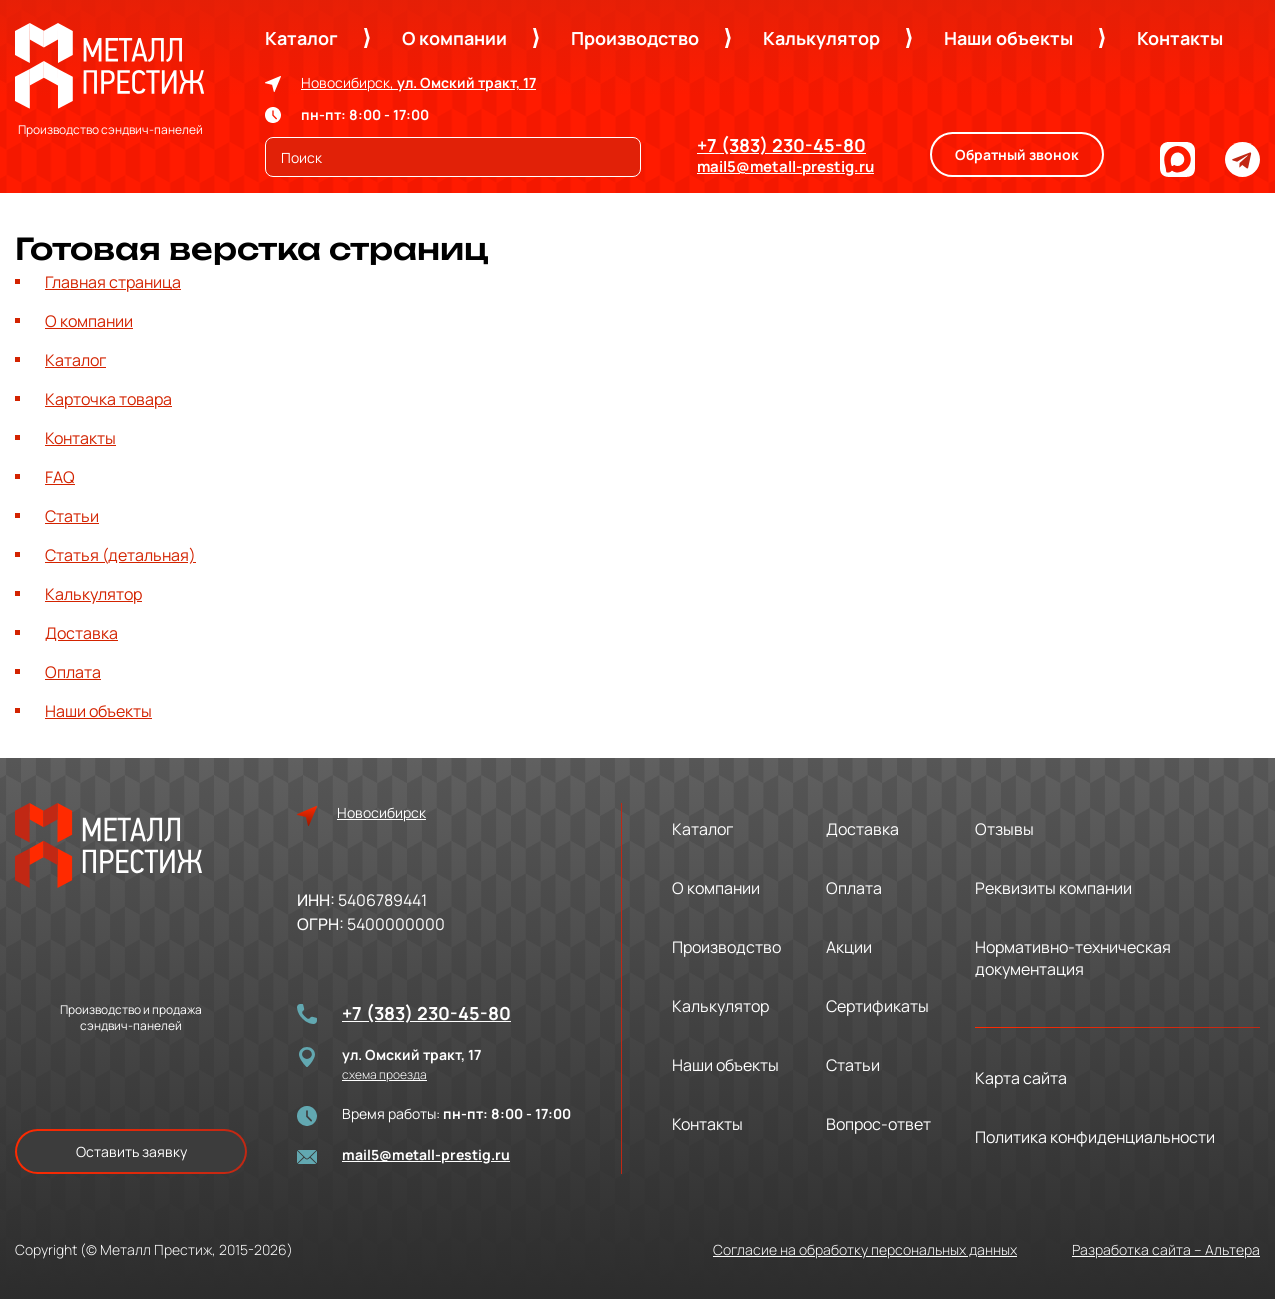
<file: index.html>
<!doctype html>
<html lang="ru">
	<head>
		<meta charset="UTF-8">
		<meta name="viewport" content="width=device-width, initial-scale=1.0">
		<title>Список страниц</title>
		<meta name="robots" content="noindex" />
		<link rel="stylesheet" href="./assets/css/swiper-bundle.min.css">
		<link rel="stylesheet" href="./assets/css/fancybox.css">
		<link rel="stylesheet" href="./assets/css/main.css">
		
	</head>
	<body>
		<header>
			<div class="container header">
				<div class="header__logo">
					<a href="/mprestig/index.html" class="logo"><img src="./assets/images/logo.svg" alt="Производство сэндвич-панелей"></a>
					<div class="header__slogan">Производство сэндвич-панелей</div>
					<div class="header__phone only-tablet"><a href="tel:+73832304580">+7 (383) 230-45-80</a></div>
				</div>
				<div class="header_burger only-tablet" id="burger">
					<input type="checkbox" id="burger-checkbox" class="burger-checkbox">
					<label class="burger" for="burger-checkbox"></label>
				</div>
				<div class="header__right">
					<div class="header__info">
						<nav>
							<ul>
								<li><a href="#">Каталог</a></li>
								<li><a href="#">О компании</a></li>
								<li><a href="#">Производство</a></li>
								<li><a href="#">Калькулятор</a></li>
								<li><a href="#">Наши объекты</a></li>
								<li><a href="#">Контакты</a></li>
							</ul>
						</nav>
					</div>
					<div class="header__content">
						<div class="header__block address-search">
							<div class="header__content-address city-open">
								Новосибирск, <b>ул. Омский тракт, 17</b>

								<div class="cities">
									<div class="cities__inner content-page">
										<ul>
											<li class="active"><a href="#">Новосибирск</a></li>
											<li><a href="#">Иркутск</a></li>
											<li><a href="#">Красноярск</a></li>
											<li><a href="#">Тюмень</a></li>
											<li><a href="#">Улан-Удэ</a></li>
											<li><a href="#">Воронеж</a></li>
											<li><a href="#">Саратов</a></li>
											<li><a href="#">Санкт-Петербург</a></li>
											<li><a href="#">Иваново</a></li>
											<li><a href="#">Челябинск</a></li>
										</ul>
									</div>
								</div>
							</div>
							<div class="header__content-time">
								пн-пт: 8:00 - 17:00
							</div>
							<div class="header__content-search">
								<input type="search" value="Поиск" placeholder="Поиск" name="header__search">
							</div>
						</div>
						<div class="header__block">
							<div class="header__content-phone">
								<a href="tel:+73832304580">+7 (383) 230-45-80</a>
							</div>
							<div class="header__content-email">
								<a href="mailto:mail5@metall-prestig.ru">mail5@metall-prestig.ru</a>
							</div>
						</div>
						<div class="header__block">
							<div class="header__content-button">
								<a href="#" class="btn --white">Обратный звонок</a>
							</div>
						</div>
						<div class="header__content-socail">
							<a href="#"><img src="./assets/images/icons/icon_max.svg" alt="MAX"></a>
							<a href="#"><img src="./assets/images/icons/icon_tg.svg" alt="TG"></a>
						</div>
					</div>
				</div>
			</div>
		</header>
		<main>
			<div class="section container content-page">
				<h1>Готовая верстка страниц</h1>
				<ul>
					<li><a href="/metall-prestig/front-page.html">Главная страница</a></li>
					<li><a href="/metall-prestig/about.html">О компании</a></li>
					<li><a href="/metall-prestig/catalog.html">Каталог</a></li>
					<li><a href="/metall-prestig/card.html">Карточка товара</a></li>
					<li><a href="/metall-prestig/contacts.html">Контакты</a></li>
					<li><a href="/metall-prestig/faq.html">FAQ</a></li>
					<li><a href="/metall-prestig/articles.html">Статьи</a></li>
					<li><a href="/metall-prestig/article.html">Статья (детальная)</a></li>
					<li><a href="https://metall-prestig-spb.ru/test/">Калькулятор</a></li>
					<li><a href="/metall-prestig/delivery.html">Доставка</a></li>
					<li><a href="/metall-prestig/pay.html">Оплата</a></li>
					<li><a href="/metall-prestig/objects.html">Наши объекты</a></li>
				</ul>
			</div>
		</main>
		<footer>
			<div class="container footer">
				<div class="footer__logo">
					<a href="/"><img src="./assets/images/logo__footer.svg" alt="Производство сэндвич-панелей"></a>
				</div>
				<div class="footer__info">
					<div class="footer__slogan">Производство и продажа <br>сэндвич-панелей</div>
					<div class="footer__btn"><a href="#" class="btn --grey">Оставить заявку</a></div>
				</div>
				<div class="footer__city city-open">
					Новосибирск

					<div class="cities">
						<div class="cities__inner content-page">
							<ul>
								<li class="active"><a href="#">Новосибирск</a></li>
								<li><a href="#">Иркутск</a></li>
								<li><a href="#">Красноярск</a></li>
								<li><a href="#">Тюмень</a></li>
								<li><a href="#">Улан-Удэ</a></li>
								<li><a href="#">Воронеж</a></li>
								<li><a href="#">Саратов</a></li>
								<li><a href="#">Санкт-Петербург</a></li>
								<li><a href="#">Иваново</a></li>
								<li><a href="#">Челябинск</a></li>
							</ul>
						</div>
					</div>
				</div>
				<div class="footer__details">
					<p><b>ИНН:</b> 5406789441</p>
					<p><b>ОГРН:</b> 5400000000</p>
				</div>
				<div class="footer__contacts contacts">
					<div class="contacts__phone footer__phone">
						<a href="tel:+73832304580">+7 (383) 230-45-80</a>
					</div>
					<div class="contacts__address footer__address">
						<p>ул. Омский тракт, 17</p>
						<p><a href="#">схема проезда</a></p>
					</div>
					<div class="contacts__time footer__time">
						Время работы: <b>пн-пт: 8:00 - 17:00</b>
					</div>
					<div class="contacts__email footer__email">
						<a href="mailto:mail5@metall-prestig.ru">mail5@metall-prestig.ru</a>
					</div>
				</div>
				<div class="footer__menu">
					<ul class="menu-1 only-desktop">
						<li><a href="#">Каталог</a></li>
						<li><a href="#">О компании</a></li>
						<li><a href="#">Производство</a></li>
						<li><a href="#">Калькулятор</a></li>
						<li><a href="#">Наши объекты</a></li>
						<li><a href="#">Контакты</a></li>
					</ul>
					<ul class="menu-2 only-desktop">
						<li><a href="#">Доставка</a></li>
						<li><a href="#">Оплата</a></li>
						<li><a href="#">Акции</a></li>
						<li><a href="#">Сертификаты</a></li>
						<li><a href="#">Статьи</a></li>
						<li><a href="#">Вопрос-ответ</a></li>
					</ul>
					<ul class="menu-3 only-desktop">
						<li><a href="#">Отзывы</a></li>
						<li><a href="#">Реквизиты компании</a></li>
						<li><a href="#">Нормативно-техническая документация</a></li>
					</ul>
					<ul class="menu-4">
						<li><a href="#">Карта сайта</a></li>
						<li><a href="#">Политика конфиденциальности</a></li>
					</ul>
				</div>
				<div class="footer__copyright">
					Copyright (© Металл Престиж, 2015-2026)
				</div>
				<div class="footer__links">
					<a href="#">Согласие на обработку персональных данных</a>
					<a href="#">Разработка сайта – Альтера</a>
				</div>
			</div>
		</footer>
		<div class="mobile-burger">
			<div class="mobile-burger__inner">
				<div class="close"></div>
					<div class="mobile-burger__top">
						<div class="mobile-burger__logo">
							<img src="./assets/images/logo__mobile.svg" alt="Производство сэндвич-панелей">
						</div>
						<div class="mobile-burger__city city-open">
							Новосибирск

							<div class="cities">
								<div class="cities__inner content-page">
									<ul>
										<li class="active"><a href="#">Новосибирск</a></li>
										<li><a href="#">Иркутск</a></li>
										<li><a href="#">Красноярск</a></li>
										<li><a href="#">Тюмень</a></li>
										<li><a href="#">Улан-Удэ</a></li>
										<li><a href="#">Воронеж</a></li>
										<li><a href="#">Саратов</a></li>
										<li><a href="#">Санкт-Петербург</a></li>
										<li><a href="#">Иваново</a></li>
										<li><a href="#">Челябинск</a></li>
									</ul>
								</div>
							</div>
						</div>
						<div class="mobile-burger__button">
							<a href="#" class="btn">Обратный звонок</a>
						</div>
						<div class="mobile-burger__social">
							<a href="#"><img src="./assets/images/icons/max.svg" alt="MAX"></a>
							<a href="#"><img src="./assets/images/icons/tg.svg" alt="TG"></a>
						</div>
						<div class="mobile-burger__search">
							<form>
								<div class="form-field">
									<label><input type="search" value="Поиск"></label>
								</div>
								<button class="search">Поиск</button>
							</form>
						</div>
					</div>
					<div class="mobile-burger__menu">
						<ul>
							<li><a href="#">Каталог</a></li>
							<li><a href="#">О компании</a></li>
							<li><a href="#">Производство</a></li>
							<li><a href="#">Калькулятор</a></li>
							<li><a href="#">Наши объекты</a></li>
							<li><a href="#">Контакты</a></li>
						</ul>
					</div>
					<div class="mobile-burger__contacts contacts">
						<div class="contacts__phone">
							<a href="tel:+73832304580">+7 (383) 230-45-80</a>
						</div>
						<div class="contacts__email">
							<a href="mailto:mail5@metall-prestig.ru">mail5@metall-prestig.ru</a>
						</div>
						<div class="contacts__address">
							<p>ул. Омский тракт, 17</p>
							<p><a href="#">схема проезда</a></p>
						</div>
						<div class="contacts__time">
							Время работы: <b>пн-пт: 8:00 - 17:00</b>
						</div>
					</div>
			</div>
		</div>
		<div class="overlay"></div>
		<script src="./assets/js/swiper-bundle.min.js"></script>
		<script src="./assets/js/fancybox.umd.js"></script>
		<script src="./assets/js/main.js"></script>
	</body>
</html>
</file>
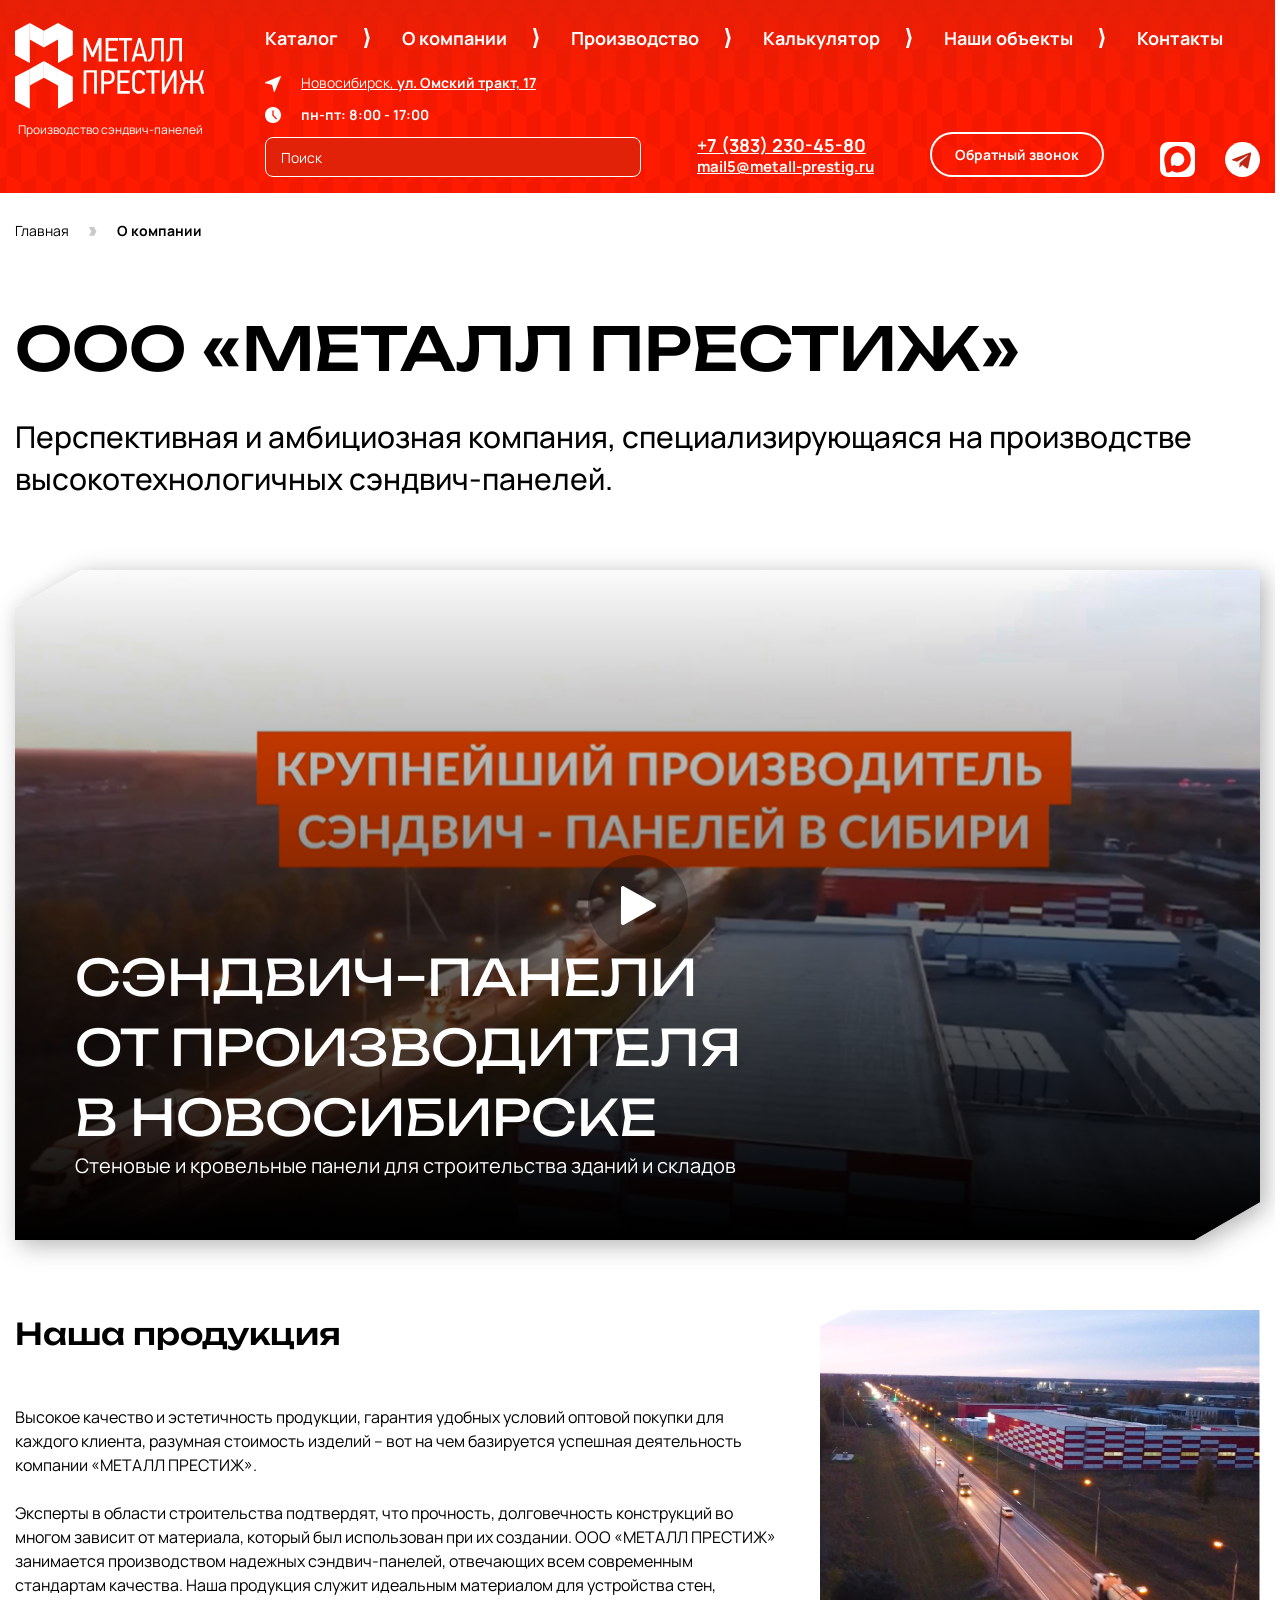
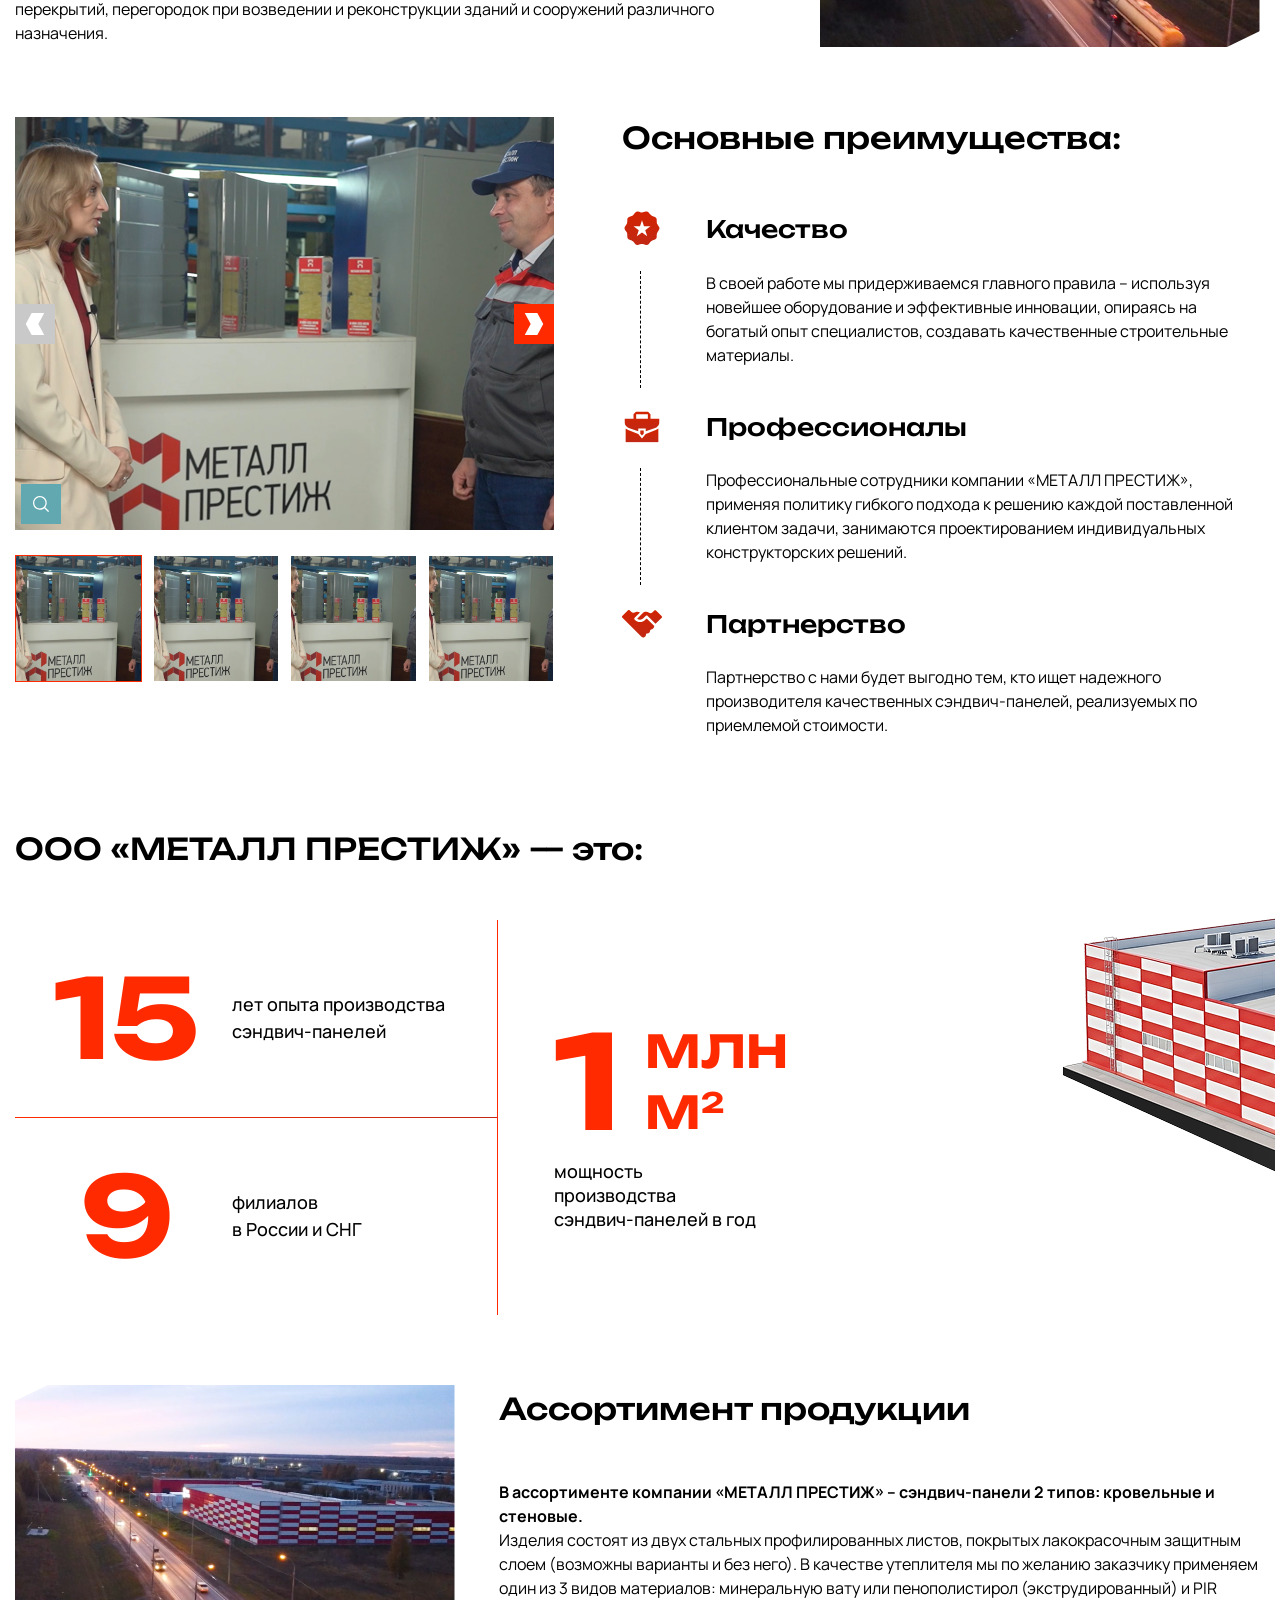
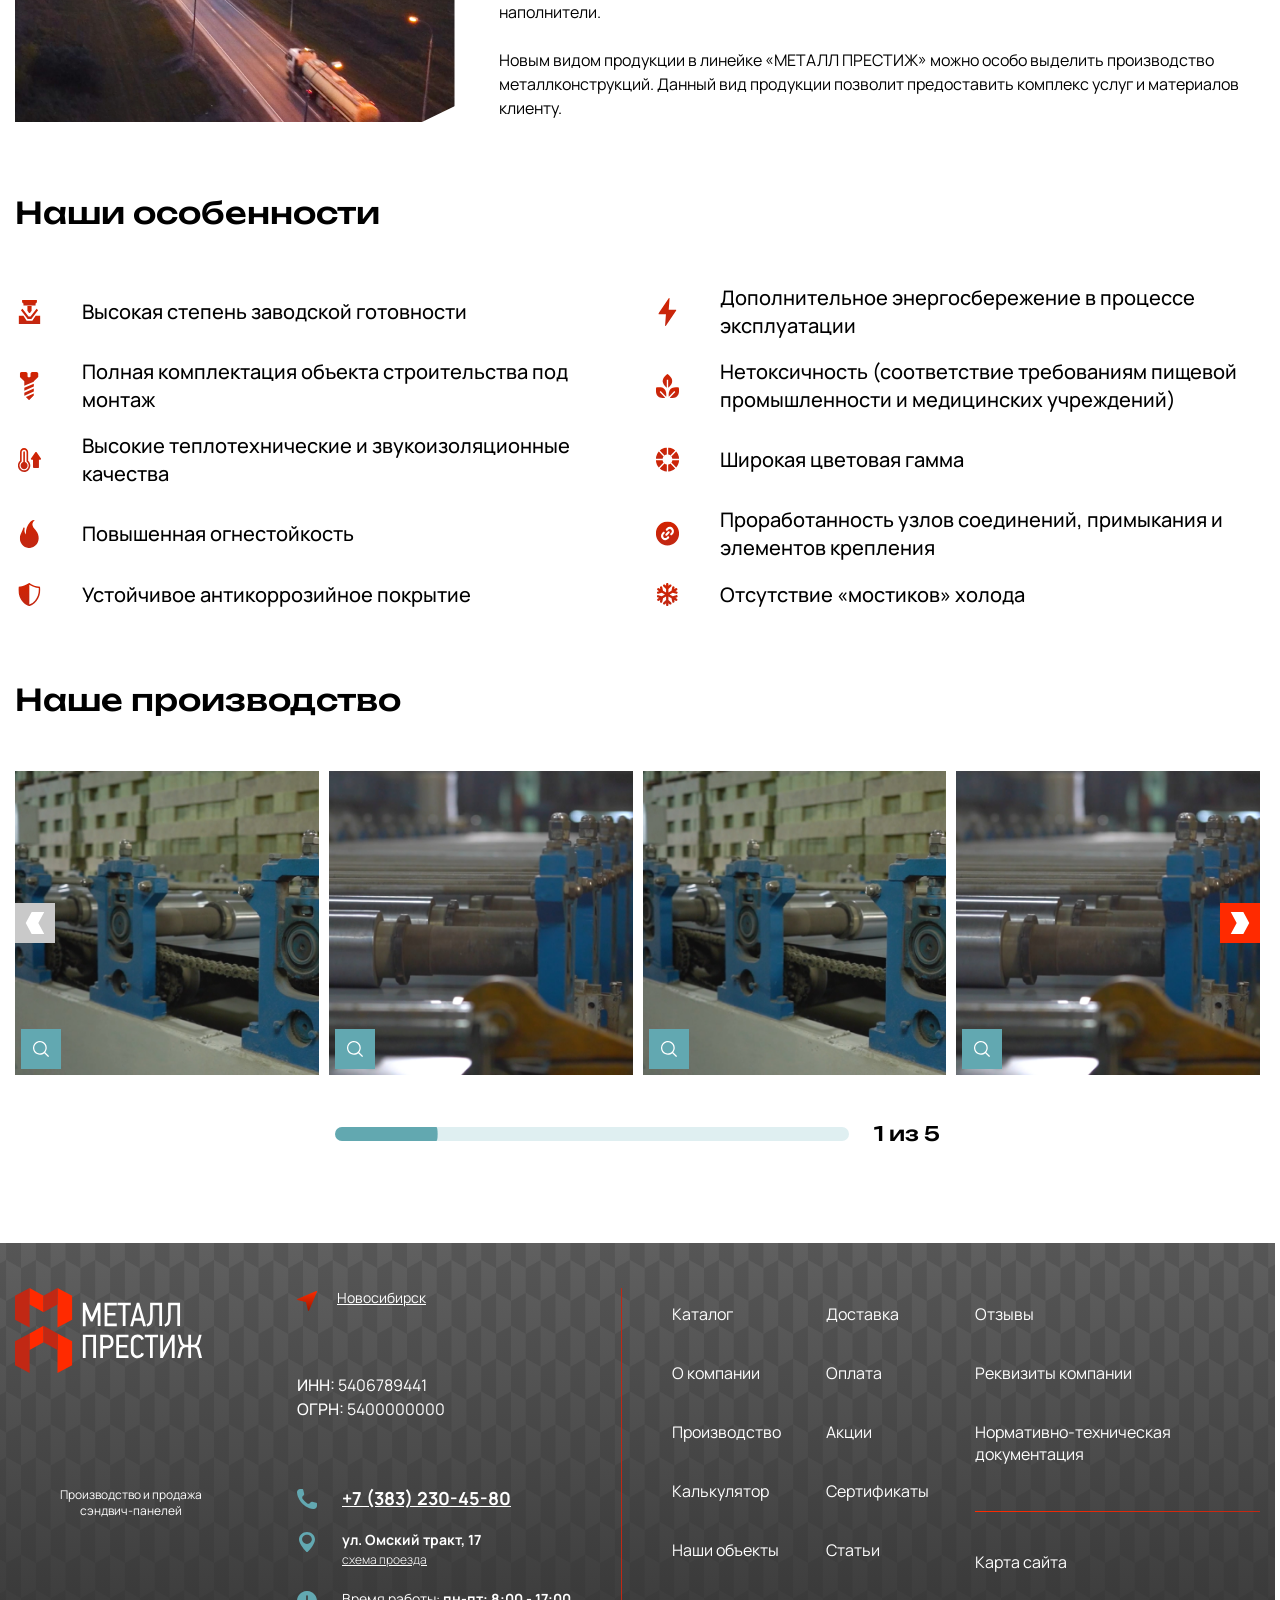
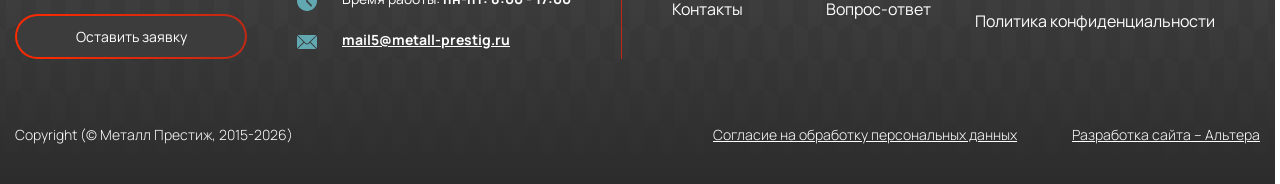
<file: about.html>
<!doctype html>
<html lang="ru">
	<head>
		<meta charset="UTF-8">
		<meta name="viewport" content="width=device-width, initial-scale=1.0">
		<title>О компании</title>
		<meta name="robots" content="noindex" />
		<link rel="stylesheet" href="./assets/css/swiper-bundle.min.css">
		<link rel="stylesheet" href="./assets/css/fancybox.css">
		<link rel="stylesheet" href="./assets/css/main.css">
		
	</head>
	<body>
		<header>
			<div class="container header">
				<div class="header__logo">
					<a href="/mprestig/index.html" class="logo"><img src="./assets/images/logo.svg" alt="Производство сэндвич-панелей"></a>
					<div class="header__slogan">Производство сэндвич-панелей</div>
					<div class="header__phone only-tablet"><a href="tel:+73832304580">+7 (383) 230-45-80</a></div>
				</div>
				<div class="header_burger only-tablet" id="burger">
					<input type="checkbox" id="burger-checkbox" class="burger-checkbox">
					<label class="burger" for="burger-checkbox"></label>
				</div>
				<div class="header__right">
					<div class="header__info">
						<nav>
							<ul>
								<li><a href="#">Каталог</a></li>
								<li><a href="#">О компании</a></li>
								<li><a href="#">Производство</a></li>
								<li><a href="#">Калькулятор</a></li>
								<li><a href="#">Наши объекты</a></li>
								<li><a href="#">Контакты</a></li>
							</ul>
						</nav>
					</div>
					<div class="header__content">
						<div class="header__block address-search">
							<div class="header__content-address city-open">
								Новосибирск, <b>ул. Омский тракт, 17</b>

								<div class="cities">
									<div class="cities__inner content-page">
										<ul>
											<li class="active"><a href="#">Новосибирск</a></li>
											<li><a href="#">Иркутск</a></li>
											<li><a href="#">Красноярск</a></li>
											<li><a href="#">Тюмень</a></li>
											<li><a href="#">Улан-Удэ</a></li>
											<li><a href="#">Воронеж</a></li>
											<li><a href="#">Саратов</a></li>
											<li><a href="#">Санкт-Петербург</a></li>
											<li><a href="#">Иваново</a></li>
											<li><a href="#">Челябинск</a></li>
										</ul>
									</div>
								</div>
							</div>
							<div class="header__content-time">
								пн-пт: 8:00 - 17:00
							</div>
							<div class="header__content-search">
								<input type="search" value="Поиск" placeholder="Поиск" name="header__search">
							</div>
						</div>
						<div class="header__block">
							<div class="header__content-phone">
								<a href="tel:+73832304580">+7 (383) 230-45-80</a>
							</div>
							<div class="header__content-email">
								<a href="mailto:mail5@metall-prestig.ru">mail5@metall-prestig.ru</a>
							</div>
						</div>
						<div class="header__block">
							<div class="header__content-button">
								<a href="#" class="btn --white">Обратный звонок</a>
							</div>
						</div>
						<div class="header__content-socail">
							<a href="#"><img src="./assets/images/icons/icon_max.svg" alt="MAX"></a>
							<a href="#"><img src="./assets/images/icons/icon_tg.svg" alt="TG"></a>
						</div>
					</div>
				</div>
			</div>
		</header>
		<main>
			<section class="section container breadcrumbs">
				<div class="breadcrumbs__item">
					<a href="/" data-fragment="breacrumb-home">
					<span property="name">Главная</span>
					</a>
					<meta property="position" content="1">
				</div>
				<div class="breadcrumbs__item active">
					<span property="name">О компании</span>
					<meta property="position" content="2">
				</div>
			</section>
			<section class="section container page">
				<h1>ООО «МЕТАЛЛ ПРЕСТИЖ»</h1>
				<div class="page__subtitle">
					Перспективная и амбициозная компания, специализирующаяся на производстве высокотехнологичных сэндвич-панелей.
				</div>
			</section>
			<div class="section container">
				<div class="banner">
					<div class="button-play"><img src="./assets/images/icons/btn_play.svg" alt="PLAY"></div>
					<div class="banner__inner clip-big">
						<div class="banner__inner-content">
							<div class="banner__inner-title">Сэндвич–панели <br>от производителя <br>в Новосибирске</div>
							<div class="banner__inner-description">
								Стеновые и кровельные панели для строительства зданий и складов
							</div>
						</div>
					</div>
					<div class="banner__video clip-big">
						<video loop="" muted="muted" id="banner-video" preload="none" poster="./assets/images/banner.png"> <source src="https://www.metall-prestig.ru/bitrix/images/video-shapka-metallprestiz.mp4" type="video/mp4"> </video>
					</div>
				</div>
			</div>
			<section class="section container textblock">
				<div class="textblock__text">
					<h2>
						Наша продукция
					</h2>
					<p>Высокое качество и эстетичность продукции, гарантия удобных условий оптовой покупки для каждого клиента, разумная стоимость изделий – вот на чем базируется успешная деятельность компании «МЕТАЛЛ ПРЕСТИЖ».</p>
					<p>Эксперты в области строительства подтвердят, что прочность, долговечность конструкций во многом зависит от материала, который был использован при их создании. ООО «МЕТАЛЛ ПРЕСТИЖ» занимается производством надежных сэндвич-панелей, отвечающих всем современным стандартам качества. Наша продукция служит идеальным материалом для устройства стен, перекрытий, перегородок при возведении и реконструкции зданий и сооружений различного назначения.</p>
				</div>
				<div class="textblock__img clip-small">
					<img src="./assets/images/our-production.png" alt="Наша продукция">
				</div>
			</section>
			<section class="section container gallery-advantages">
				<div class="gallery-thumb">
					<div class="gallery-thumb__top">
						<div class="swiper-container gallery-slider">
							<div class="swiper-wrapper">
								<div class="swiper-slide">
									<div class="slide-content">
										<a href="./assets/images/gallery-1.png" data-fancybox><img src="./assets/images/gallery-1.png" alt="Галерея Фото 1"></a>
									</div>
								</div>
								<div class="swiper-slide">
									<div class="slide-content">
										<a href="./assets/images/gallery-1.png" data-fancybox><img src="./assets/images/gallery-1.png" alt="Галерея Фото 1"></a>
									</div>
								</div>
								<div class="swiper-slide">
									<div class="slide-content">
										<a href="./assets/images/gallery-1.png" data-fancybox><img src="./assets/images/gallery-1.png" alt="Галерея Фото 1"></a>
									</div>
								</div>
								<div class="swiper-slide">
									<div class="slide-content">
										<a href="./assets/images/gallery-1.png" data-fancybox><img src="./assets/images/gallery-1.png" alt="Галерея Фото 1"></a>
									</div>
								</div>
								<div class="swiper-slide">
									<div class="slide-content">
										<a href="./assets/images/gallery-1.png" data-fancybox><img src="./assets/images/gallery-1.png" alt="Галерея Фото 1"></a>
									</div>
								</div>
							</div>
						</div>
						<div class="gallery-thumb__nav slider__nav">
							<div class="slider__nav-item slider__prev">
								<svg width="40" height="40" viewBox="0 0 40 40" fill="none" xmlns="http://www.w3.org/2000/svg">
									<path d="M40 0H0V40H40V0Z" fill="#FF2A00"/>
									<path fill-rule="evenodd" clip-rule="evenodd" d="M23.3295 20L29.2486 9.01733H16.6705L10.7515 20L16.6705 30.9827H29.2486L23.3295 20Z" fill="white"/>
								</svg>
							</div>
							<div class="slider__nav-item slider__next">
								<svg width="40" height="40" viewBox="0 0 40 40" fill="none" xmlns="http://www.w3.org/2000/svg">
									<path d="M0 40L40 40L40 3.49691e-06L3.49691e-06 0L0 40Z" fill="#FF2A00"/>
									<path fill-rule="evenodd" clip-rule="evenodd" d="M16.6705 20L10.7514 30.9827L23.3295 30.9827L29.2485 20L23.3295 9.01735L10.7514 9.01735L16.6705 20Z" fill="white"/>
								</svg>
							</div>
						</div>
					</div>
					<div class="gallery-thumbs">
						<div class="gallery-thumbs__slider swiper-container">
							<div class="swiper-wrapper">
								<div class="swiper-slide">
									<img src="./assets/images/gallery-1.png" alt="Галерея Фото 1">
								</div>
								<div class="swiper-slide">
									<img src="./assets/images/gallery-1.png" alt="Галерея Фото 2">
								</div>
								<div class="swiper-slide">
									<img src="./assets/images/gallery-1.png" alt="Галерея Фото 3">
								</div>
								<div class="swiper-slide">
									<img src="./assets/images/gallery-1.png" alt="Галерея Фото 4">
								</div>
								<div class="swiper-slide">
									<img src="./assets/images/gallery-1.png" alt="Галерея Фото 5">
								</div>
							</div>
						</div>
					</div>
				</div>
				<div class="advantages">
					<h2>Основные преимущества:</h2>
					<div class="advantages__list">
						<div class="advantages__item">
							<div class="advantages__item-title">
								<div class="icon">
									<img src="./assets/images/icons/icon_quality.svg" alt="Качество">
								</div>
								Качество
							</div>
							<div class="advantages__item-text">
								В своей работе мы придерживаемся главного правила – используя новейшее оборудование и эффективные инновации, опираясь на богатый опыт специалистов, создавать качественные строительные материалы.
							</div>
						</div>
						<div class="advantages__item">
							<div class="advantages__item-title">
								<div class="icon">
									<img src="./assets/images/icons/icon_profi.svg" alt="Качество">
								</div>
								Профессионалы
							</div>
							<div class="advantages__item-text">
								Профессиональные сотрудники компании «МЕТАЛЛ ПРЕСТИЖ», применяя политику гибкого подхода к решению каждой поставленной клиентом задачи, занимаются проектированием индивидуальных конструкторских решений.
							</div>
						</div>
						<div class="advantages__item">
							<div class="advantages__item-title">
								<div class="icon">
									<img src="./assets/images/icons/icon_partners.svg" alt="Качество">
								</div>
								Партнерство
							</div>
							<div class="advantages__item-text">
								Партнерство с нами будет выгодно тем, кто ищет надежного производителя качественных сэндвич-панелей, реализуемых по приемлемой стоимости.
							</div>
						</div>
					</div>
				</div>
			</section>
			<div class="section features">
				<div class="container">
					<h2>ООО «МЕТАЛЛ ПРЕСТИЖ» — это:</h2>
					<div class="features__list">
						<div class="features__item">
							<div class="features__item-number">
								15
							</div>
							<div class="features__item-text">
								лет опыта производства <br>сэндвич-панелей
							</div>
						</div>
						<div class="features__item">
							<div class="features__item-number">
								<span>1</span>
								<span>млн <br>м<sup>2</sup></span>
							</div>
							<div class="features__item-text">
								мощность <br>производства <br>сэндвич-панелей в год
							</div>
						</div>
						<div class="features__item">
							<div class="features__item-number">
								9
							</div>
							<div class="features__item-text">
								филиалов <br>в России и СНГ
							</div>
						</div>
					</div>
				</div>
				<div class="features__img">
					<img src="./assets/images/features.png" alt="ООО МЕТАЛЛ ПРЕСТИЖ">
				</div>
			</div>
			<section class="section container textblock">
				<div class="textblock__img clip-small">
					<img src="./assets/images/our-production.png" alt="Наша продукция">
				</div>
				<div class="textblock__text">
					<h2>
						Ассортимент продукции
					</h2>
					<p><b>В ассортименте компании «МЕТАЛЛ ПРЕСТИЖ» – сэндвич-панели 2 типов: кровельные и стеновые.</b> <br>Изделия состоят из двух стальных профилированных листов, покрытых лакокрасочным защитным слоем (возможны варианты и без него). В качестве утеплителя мы по желанию заказчику применяем один из 3 видов материалов: минеральную вату или пенополистирол (экструдированный) и PIR наполнители.</p>
					<p>Новым видом продукции в линейке «МЕТАЛЛ ПРЕСТИЖ» можно особо выделить производство металлконструкций. Данный вид продукции позволит предоставить комплекс услуг и материалов клиенту.</p>
				</div>
			</section>
			<section class="section container advantages-list">
				<h2>Наши особенности</h2>
				<div class="advantages-list__items">
					<div class="advantages-list__elem">
						<div class="icon">
							<img src="./assets/images/icons/icon_product.svg" alt="Высокая степень заводской готовности">
						</div>
						<div class="text">
							Высокая степень заводской готовности
						</div>
					</div>
					<div class="advantages-list__elem">
						<div class="icon">
							<img src="./assets/images/icons/icon_energy.svg" alt="Дополнительное энергосбережение в процессе эксплуатации">
						</div>
						<div class="text">
							Дополнительное энергосбережение в процессе эксплуатации
						</div>
					</div>
					<div class="advantages-list__elem">
						<div class="icon">
							<img src="./assets/images/icons/icon_screw.svg" alt="Полная комплектация объекта строительства под монтаж">
						</div>
						<div class="text">
							Полная комплектация объекта строительства под монтаж
						</div>
					</div>
					<div class="advantages-list__elem">
						<div class="icon">
							<img src="./assets/images/icons/icon_eco.svg" alt="Нетоксичность (соответствие требованиям пищевой промышленности и медицинских учреждений)">
						</div>
						<div class="text">
							Нетоксичность (соответствие требованиям пищевой промышленности и медицинских учреждений)
						</div>
					</div>
					<div class="advantages-list__elem">
						<div class="icon">
							<img src="./assets/images/icons/icon_temp.svg" alt="Высокие теплотехнические и звукоизоляционные качества">
						</div>
						<div class="text">
							Высокие теплотехнические и звукоизоляционные качества
						</div>
					</div>
					<div class="advantages-list__elem">
						<div class="icon">
							<img src="./assets/images/icons/icon_colour.svg" alt="Широкая цветовая гамма">
						</div>
						<div class="text">
							Широкая цветовая гамма
						</div>
					</div>
					<div class="advantages-list__elem">
						<div class="icon">
							<img src="./assets/images/icons/icon_fire.svg" alt="Повышенная огнестойкость">
						</div>
						<div class="text">
							Повышенная огнестойкость
						</div>
					</div>
					<div class="advantages-list__elem">
						<div class="icon">
							<img src="./assets/images/icons/icon_chain.svg" alt="Проработанность узлов соединений, примыкания и элементов крепления">
						</div>
						<div class="text">
							Проработанность узлов соединений, примыкания и элементов крепления
						</div>
					</div>
					<div class="advantages-list__elem">
						<div class="icon">
							<img src="./assets/images/icons/icon_guarantee.svg" alt="Устойчивое антикоррозийное покрытие">
						</div>
						<div class="text">
							Устойчивое антикоррозийное покрытие
						</div>
					</div>
					<div class="advantages-list__elem">
						<div class="icon">
							<img src="./assets/images/icons/icon_cold.svg" alt="Отсутствие «мостиков» холода">
						</div>
						<div class="text">
							Отсутствие «мостиков» холода
						</div>
					</div>
				</div>
			</section>
			<section class="section container production">
				<h2>Наше производство</h2>
				<div class="production__gallery">
					<div class="gallery swiper">
						<div class="swiper-wrapper">
							<div class="swiper-slide">
								<div class="production__item">
									<a href="./assets/images/production-1.png" data-fancybox="gallery">
										<img src="./assets/images/production-1_thumb.png" alt="Галерея Фото 1">
										<span class="loupe"></span>
									</a>
								</div>
							</div>
							<div class="swiper-slide">
								<div class="production__item">
									<a href="./assets/images/production-2.png" data-fancybox="gallery">
										<img src="./assets/images/production-2_thumb.png" alt="Галерея Фото 2">
										<span class="loupe"></span>
									</a>
								</div>
							</div>
							<div class="swiper-slide">
								<div class="production__item">
									<a href="./assets/images/production-3.png" data-fancybox="gallery">
										<img src="./assets/images/production-3_thumb.png" alt="Галерея Фото 3">
										<span class="loupe"></span>
									</a>
								</div>
							</div>
							<div class="swiper-slide">
								<div class="production__item">
									<a href="./assets/images/production-4.png" data-fancybox="gallery">
										<img src="./assets/images/production-4_thumb.png" alt="Галерея Фото 4">
										<span class="loupe"></span>
									</a>
								</div>
							</div>
							<div class="swiper-slide">
								<div class="production__item">
									<a href="./assets/images/production-1.png" data-fancybox="gallery">
										<img src="./assets/images/production-1_thumb.png" alt="Галерея Фото 1">
										<span class="loupe"></span>
									</a>
								</div>
							</div>
							<div class="swiper-slide">
								<div class="production__item">
									<a href="./assets/images/production-2.png" data-fancybox="gallery">
										<img src="./assets/images/production-2_thumb.png" alt="Галерея Фото 2">
										<span class="loupe"></span>
									</a>
								</div>
							</div>
							<div class="swiper-slide">
								<div class="production__item">
									<a href="./assets/images/production-3.png" data-fancybox="gallery">
										<img src="./assets/images/production-3_thumb.png" alt="Галерея Фото 3">
										<span class="loupe"></span>
									</a>
								</div>
							</div>
							<div class="swiper-slide">
								<div class="production__item">
									<a href="./assets/images/production-4.png" data-fancybox="gallery">
										<img src="./assets/images/production-4_thumb.png" alt="Галерея Фото 4">
										<span class="loupe"></span>
									</a>
								</div>
							</div>
						</div>
					</div>
					<div class="gallery__nav slider__nav">
						<div class="slider__nav-item slider__prev">
							<svg width="40" height="40" viewBox="0 0 40 40" fill="none" xmlns="http://www.w3.org/2000/svg">
								<path d="M40 0H0V40H40V0Z" fill="#FF2A00"/>
								<path fill-rule="evenodd" clip-rule="evenodd" d="M23.3295 20L29.2486 9.01733H16.6705L10.7515 20L16.6705 30.9827H29.2486L23.3295 20Z" fill="white"/>
							</svg>
						</div>
						<div class="slider__nav-item slider__next">
							<svg width="40" height="40" viewBox="0 0 40 40" fill="none" xmlns="http://www.w3.org/2000/svg">
								<path d="M0 40L40 40L40 3.49691e-06L3.49691e-06 0L0 40Z" fill="#FF2A00"/>
								<path fill-rule="evenodd" clip-rule="evenodd" d="M16.6705 20L10.7514 30.9827L23.3295 30.9827L29.2485 20L23.3295 9.01735L10.7514 9.01735L16.6705 20Z" fill="white"/>
							</svg>
						</div>
					</div>
				</div>
				<div class="gallery__pagination">
					<div class="mobile__navigation gallery__nav">
						<div class="slider__nav-item slider__prev">
							<svg width="40" height="40" viewBox="0 0 40 40" fill="none" xmlns="http://www.w3.org/2000/svg">
								<path d="M40 0H0V40H40V0Z" fill="#FF2A00"/>
								<path fill-rule="evenodd" clip-rule="evenodd" d="M23.3295 20L29.2486 9.01733H16.6705L10.7515 20L16.6705 30.9827H29.2486L23.3295 20Z" fill="white"/>
							</svg>
						</div>
						<div class="slider-pagination"></div>
						<div class="slider__nav-item slider__next">
							<svg width="40" height="40" viewBox="0 0 40 40" fill="none" xmlns="http://www.w3.org/2000/svg">
								<path d="M0 40L40 40L40 3.49691e-06L3.49691e-06 0L0 40Z" fill="#FF2A00"/>
								<path fill-rule="evenodd" clip-rule="evenodd" d="M16.6705 20L10.7514 30.9827L23.3295 30.9827L29.2485 20L23.3295 9.01735L10.7514 9.01735L16.6705 20Z" fill="white"/>
							</svg>
						</div>
					</div>
					<div class="slider-counter"></div>
				</div>
			</section>
		</main>
		<footer>
			<div class="container footer">
				<div class="footer__logo">
					<a href="/"><img src="./assets/images/logo__footer.svg" alt="Производство сэндвич-панелей"></a>
				</div>
				<div class="footer__info">
					<div class="footer__slogan">Производство и продажа <br>сэндвич-панелей</div>
					<div class="footer__btn"><a href="#" class="btn --grey">Оставить заявку</a></div>
				</div>
				<div class="footer__city city-open">
					Новосибирск

					<div class="cities">
						<div class="cities__inner content-page">
							<ul>
								<li class="active"><a href="#">Новосибирск</a></li>
								<li><a href="#">Иркутск</a></li>
								<li><a href="#">Красноярск</a></li>
								<li><a href="#">Тюмень</a></li>
								<li><a href="#">Улан-Удэ</a></li>
								<li><a href="#">Воронеж</a></li>
								<li><a href="#">Саратов</a></li>
								<li><a href="#">Санкт-Петербург</a></li>
								<li><a href="#">Иваново</a></li>
								<li><a href="#">Челябинск</a></li>
							</ul>
						</div>
					</div>
				</div>
				<div class="footer__details">
					<p><b>ИНН:</b> 5406789441</p>
					<p><b>ОГРН:</b> 5400000000</p>
				</div>
				<div class="footer__contacts contacts">
					<div class="contacts__phone footer__phone">
						<a href="tel:+73832304580">+7 (383) 230-45-80</a>
					</div>
					<div class="contacts__address footer__address">
						<p>ул. Омский тракт, 17</p>
						<p><a href="#">схема проезда</a></p>
					</div>
					<div class="contacts__time footer__time">
						Время работы: <b>пн-пт: 8:00 - 17:00</b>
					</div>
					<div class="contacts__email footer__email">
						<a href="mailto:mail5@metall-prestig.ru">mail5@metall-prestig.ru</a>
					</div>
				</div>
				<div class="footer__menu">
					<ul class="menu-1 only-desktop">
						<li><a href="#">Каталог</a></li>
						<li><a href="#">О компании</a></li>
						<li><a href="#">Производство</a></li>
						<li><a href="#">Калькулятор</a></li>
						<li><a href="#">Наши объекты</a></li>
						<li><a href="#">Контакты</a></li>
					</ul>
					<ul class="menu-2 only-desktop">
						<li><a href="#">Доставка</a></li>
						<li><a href="#">Оплата</a></li>
						<li><a href="#">Акции</a></li>
						<li><a href="#">Сертификаты</a></li>
						<li><a href="#">Статьи</a></li>
						<li><a href="#">Вопрос-ответ</a></li>
					</ul>
					<ul class="menu-3 only-desktop">
						<li><a href="#">Отзывы</a></li>
						<li><a href="#">Реквизиты компании</a></li>
						<li><a href="#">Нормативно-техническая документация</a></li>
					</ul>
					<ul class="menu-4">
						<li><a href="#">Карта сайта</a></li>
						<li><a href="#">Политика конфиденциальности</a></li>
					</ul>
				</div>
				<div class="footer__copyright">
					Copyright (© Металл Престиж, 2015-2026)
				</div>
				<div class="footer__links">
					<a href="#">Согласие на обработку персональных данных</a>
					<a href="#">Разработка сайта – Альтера</a>
				</div>
			</div>
		</footer>
		<div class="mobile-burger">
			<div class="mobile-burger__inner">
				<div class="close"></div>
					<div class="mobile-burger__top">
						<div class="mobile-burger__logo">
							<img src="./assets/images/logo__mobile.svg" alt="Производство сэндвич-панелей">
						</div>
						<div class="mobile-burger__city city-open">
							Новосибирск

							<div class="cities">
								<div class="cities__inner content-page">
									<ul>
										<li class="active"><a href="#">Новосибирск</a></li>
										<li><a href="#">Иркутск</a></li>
										<li><a href="#">Красноярск</a></li>
										<li><a href="#">Тюмень</a></li>
										<li><a href="#">Улан-Удэ</a></li>
										<li><a href="#">Воронеж</a></li>
										<li><a href="#">Саратов</a></li>
										<li><a href="#">Санкт-Петербург</a></li>
										<li><a href="#">Иваново</a></li>
										<li><a href="#">Челябинск</a></li>
									</ul>
								</div>
							</div>
						</div>
						<div class="mobile-burger__button">
							<a href="#" class="btn">Обратный звонок</a>
						</div>
						<div class="mobile-burger__social">
							<a href="#"><img src="./assets/images/icons/max.svg" alt="MAX"></a>
							<a href="#"><img src="./assets/images/icons/tg.svg" alt="TG"></a>
						</div>
						<div class="mobile-burger__search">
							<form>
								<div class="form-field">
									<label><input type="search" value="Поиск"></label>
								</div>
								<button class="search">Поиск</button>
							</form>
						</div>
					</div>
					<div class="mobile-burger__menu">
						<ul>
							<li><a href="#">Каталог</a></li>
							<li><a href="#">О компании</a></li>
							<li><a href="#">Производство</a></li>
							<li><a href="#">Калькулятор</a></li>
							<li><a href="#">Наши объекты</a></li>
							<li><a href="#">Контакты</a></li>
						</ul>
					</div>
					<div class="mobile-burger__contacts contacts">
						<div class="contacts__phone">
							<a href="tel:+73832304580">+7 (383) 230-45-80</a>
						</div>
						<div class="contacts__email">
							<a href="mailto:mail5@metall-prestig.ru">mail5@metall-prestig.ru</a>
						</div>
						<div class="contacts__address">
							<p>ул. Омский тракт, 17</p>
							<p><a href="#">схема проезда</a></p>
						</div>
						<div class="contacts__time">
							Время работы: <b>пн-пт: 8:00 - 17:00</b>
						</div>
					</div>
			</div>
		</div>
		<div class="overlay"></div>
		<script src="./assets/js/swiper-bundle.min.js"></script>
		<script src="./assets/js/fancybox.umd.js"></script>
		<script src="./assets/js/main.js"></script>
	</body>
</html>
</file>
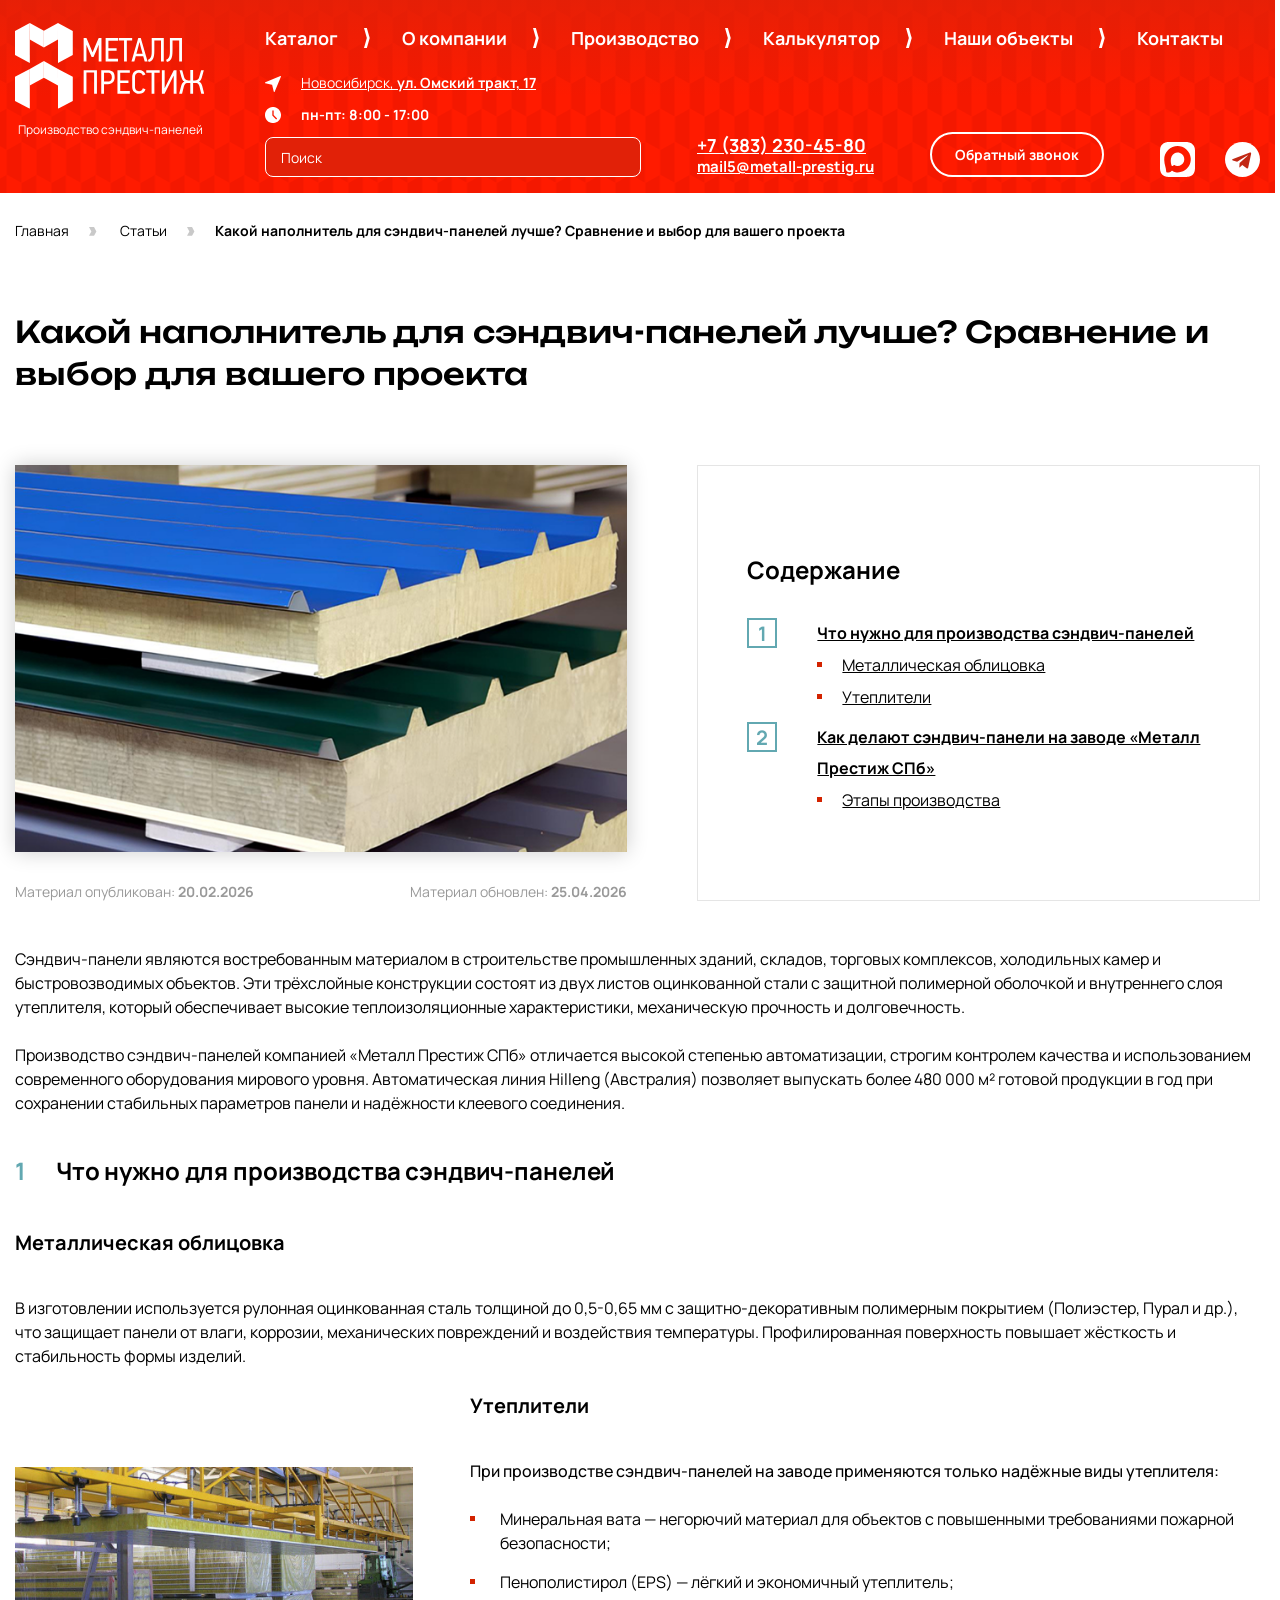
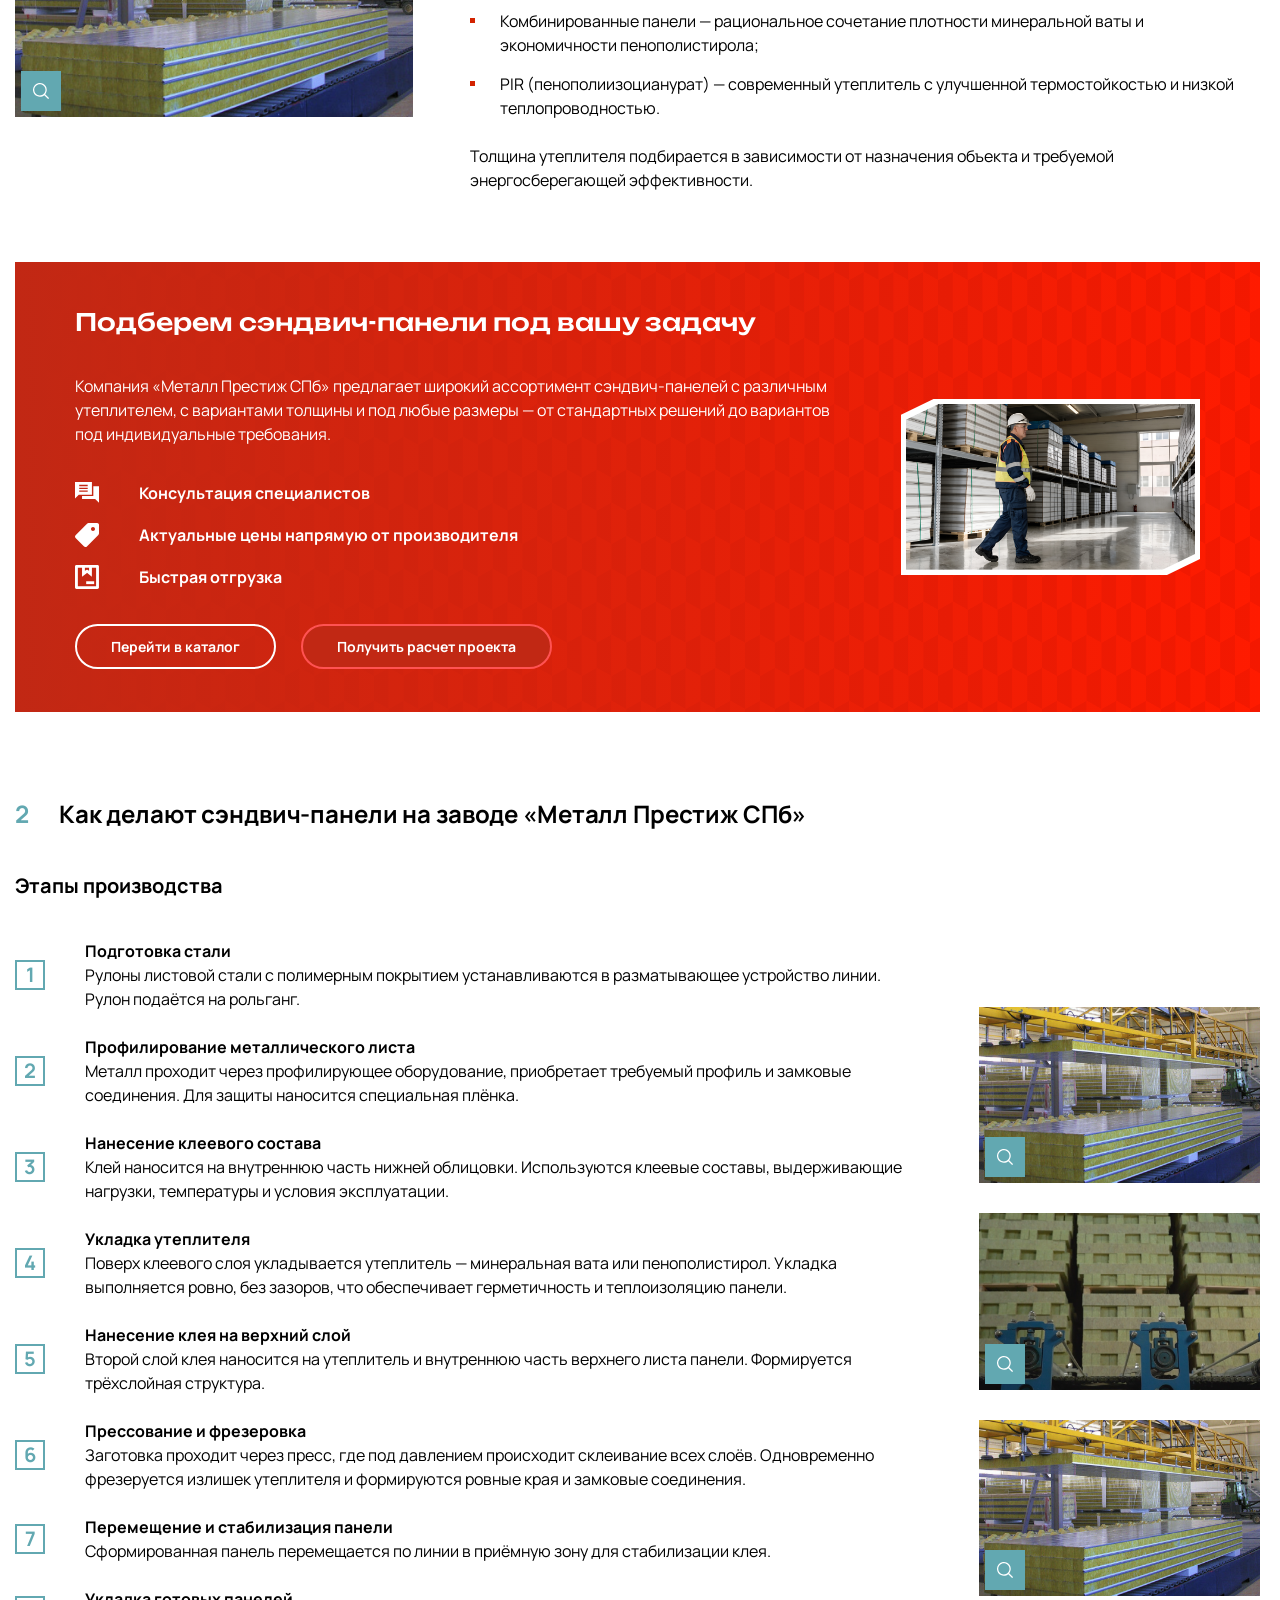
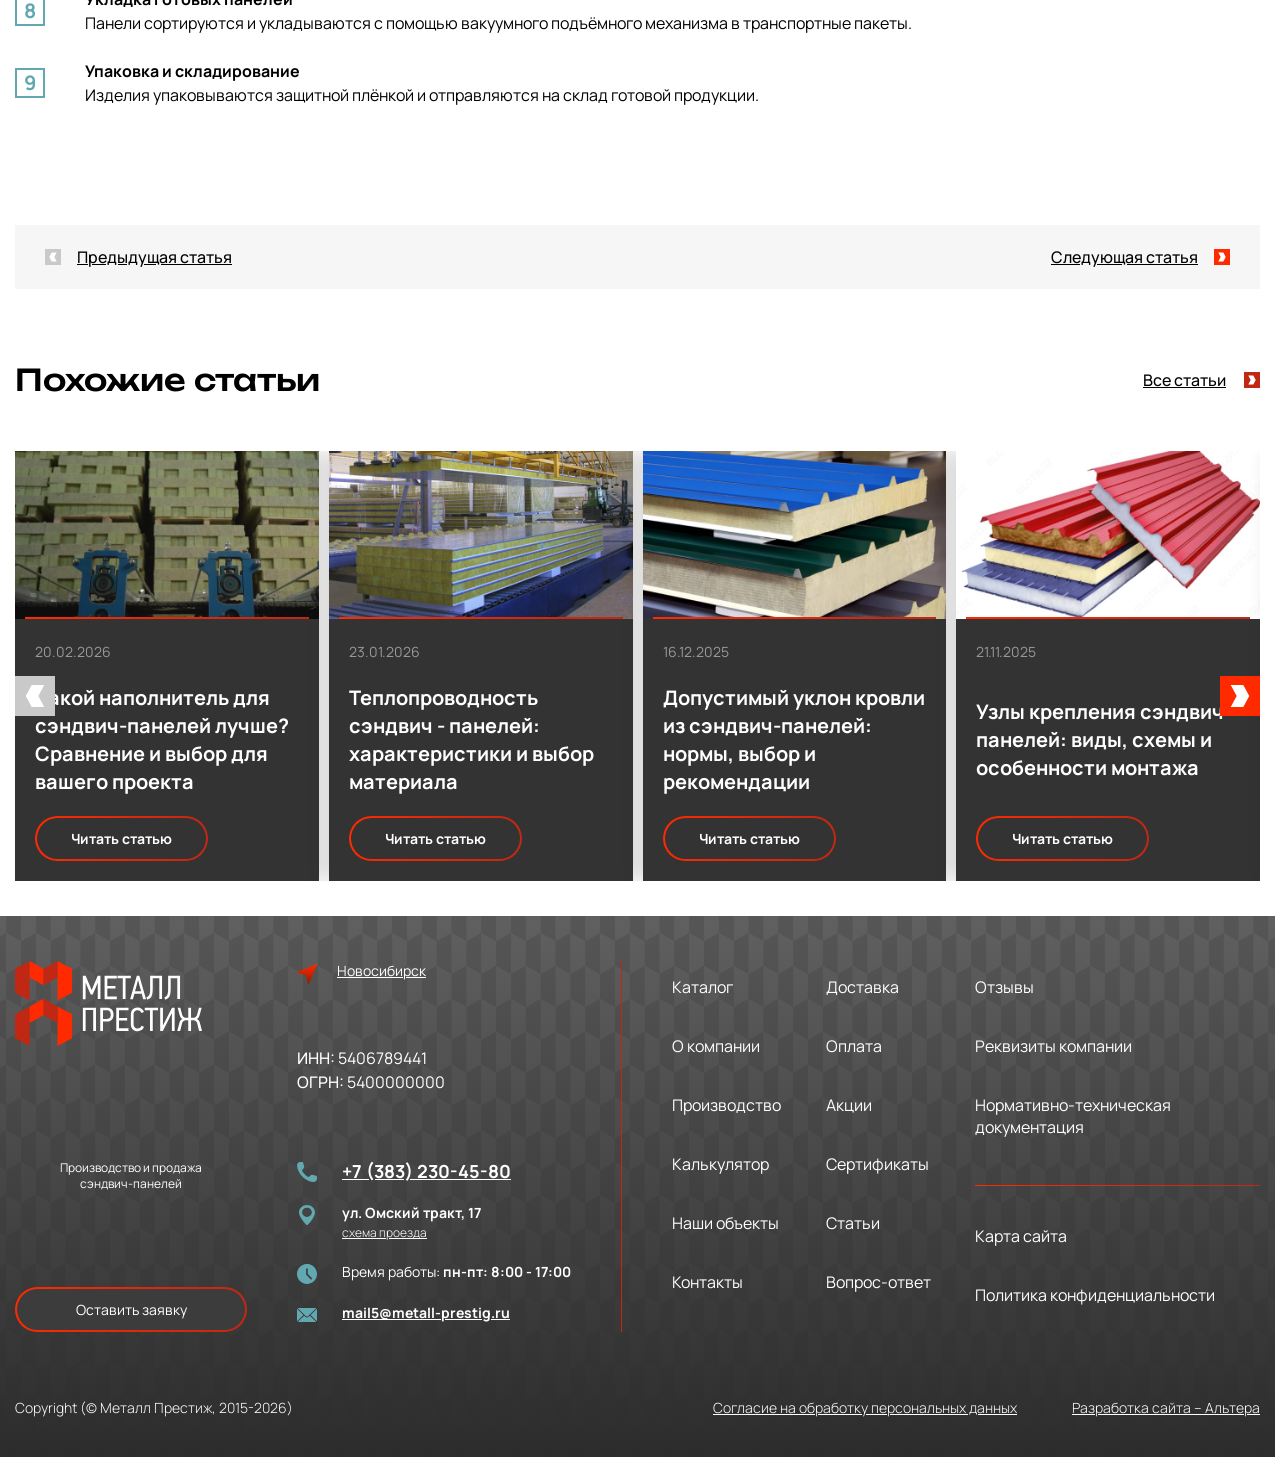
<file: article.html>
<!doctype html>
<html lang="ru">
	<head>
		<meta charset="UTF-8">
		<meta name="viewport" content="width=device-width, initial-scale=1.0">
		<title>Какой наполнитель для сэндвич-панелей лучше? Сравнение и выбор для вашего проекта</title>
		<meta name="robots" content="noindex" />
		<link rel="stylesheet" href="./assets/css/swiper-bundle.min.css">
		<link rel="stylesheet" href="./assets/css/fancybox.css">
		<link rel="stylesheet" href="./assets/css/main.css">
		
	</head>
	<body>
		<header>
			<div class="container header">
				<div class="header__logo">
					<a href="/mprestig/index.html" class="logo"><img src="./assets/images/logo.svg" alt="Производство сэндвич-панелей"></a>
					<div class="header__slogan">Производство сэндвич-панелей</div>
					<div class="header__phone only-tablet"><a href="tel:+73832304580">+7 (383) 230-45-80</a></div>
				</div>
				<div class="header_burger only-tablet" id="burger">
					<input type="checkbox" id="burger-checkbox" class="burger-checkbox">
					<label class="burger" for="burger-checkbox"></label>
				</div>
				<div class="header__right">
					<div class="header__info">
						<nav>
							<ul>
								<li><a href="#">Каталог</a></li>
								<li><a href="#">О компании</a></li>
								<li><a href="#">Производство</a></li>
								<li><a href="#">Калькулятор</a></li>
								<li><a href="#">Наши объекты</a></li>
								<li><a href="#">Контакты</a></li>
							</ul>
						</nav>
					</div>
					<div class="header__content">
						<div class="header__block address-search">
							<div class="header__content-address city-open">
								Новосибирск, <b>ул. Омский тракт, 17</b>

								<div class="cities">
									<div class="cities__inner content-page">
										<ul>
											<li class="active"><a href="#">Новосибирск</a></li>
											<li><a href="#">Иркутск</a></li>
											<li><a href="#">Красноярск</a></li>
											<li><a href="#">Тюмень</a></li>
											<li><a href="#">Улан-Удэ</a></li>
											<li><a href="#">Воронеж</a></li>
											<li><a href="#">Саратов</a></li>
											<li><a href="#">Санкт-Петербург</a></li>
											<li><a href="#">Иваново</a></li>
											<li><a href="#">Челябинск</a></li>
										</ul>
									</div>
								</div>
							</div>
							<div class="header__content-time">
								пн-пт: 8:00 - 17:00
							</div>
							<div class="header__content-search">
								<input type="search" value="Поиск" placeholder="Поиск" name="header__search">
							</div>
						</div>
						<div class="header__block">
							<div class="header__content-phone">
								<a href="tel:+73832304580">+7 (383) 230-45-80</a>
							</div>
							<div class="header__content-email">
								<a href="mailto:mail5@metall-prestig.ru">mail5@metall-prestig.ru</a>
							</div>
						</div>
						<div class="header__block">
							<div class="header__content-button">
								<a href="#" class="btn --white">Обратный звонок</a>
							</div>
						</div>
						<div class="header__content-socail">
							<a href="#"><img src="./assets/images/icons/icon_max.svg" alt="MAX"></a>
							<a href="#"><img src="./assets/images/icons/icon_tg.svg" alt="TG"></a>
						</div>
					</div>
				</div>
			</div>
		</header>
		<main>
			<section class="section container breadcrumbs">
				<div class="breadcrumbs__item">
					<a href="/" data-fragment="breacrumb-home">
					<span property="name">Главная</span>
					</a>
					<meta property="position" content="1">
				</div>
				<div class="breadcrumbs__item">
					<a href="/articles.html" data-fragment="breacrumb-home">
					<span property="name">Статьи</span>
					</a>
					<meta property="position" content="2">
				</div>
				<div class="breadcrumbs__item active">
					<span property="name">Какой наполнитель для сэндвич-панелей лучше? Сравнение и выбор для вашего проекта</span>
					<meta property="position" content="3">
				</div>
			</section>
			<section class="section container content-page">
				<h1>Какой наполнитель для сэндвич-панелей лучше? Сравнение и выбор для вашего проекта</h1>
			</section>
			<section class="section container article --body content-page">
				<div class="article__top">
					<div class="article__info">
						<div class="article__info-img">
							<img src="./assets/images/article.png" alt="Какой наполнитель для сэндвич-панелей лучше? Сравнение и выбор для вашего проекта">
						</div>
						<div class="article__info-date --create">
							Материал опубликован: <b>20.02.2026</b>
						</div>
						<div class="article__info-date --update">
							Материал обновлен: <b>25.04.2026</b>
						</div>
					</div>
					<div class="article__headtitle">
						<div class="article__headtitle-title">
							Содержание
						</div>
						<div class="article__headtitle-nav"></div>
					</div>
				</div>
				<div class="article__body" id="article">
					<p>Сэндвич-панели являются востребованным материалом в строительстве промышленных зданий, складов, торговых комплексов, холодильных камер и быстровозводимых объектов. Эти трёхслойные конструкции состоят из двух листов оцинкованной стали с защитной полимерной оболочкой и внутреннего слоя утеплителя, который обеспечивает высокие теплоизоляционные характеристики, механическую прочность и долговечность.</p>
					<p>Производство сэндвич-панелей компанией «Металл Престиж СПб» отличается высокой степенью автоматизации, строгим контролем качества и использованием современного оборудования мирового уровня. Автоматическая линия Hilleng (Австралия) позволяет выпускать более 480 000 м² готовой продукции в год при сохранении стабильных параметров панели и надёжности клеевого соединения.</p>
					<h2>Что нужно для производства сэндвич-панелей</h2>
					<h3>Металлическая облицовка</h3>
					<p>В изготовлении используется рулонная оцинкованная сталь толщиной до 0,5-0,65 мм с защитно-декоративным полимерным покрытием (Полиэстер, Пурал и др.), что защищает панели от влаги, коррозии, механических повреждений и воздействия температуры. Профилированная поверхность повышает жёсткость и стабильность формы изделий.</p>
					<div class="text-img --left">
						<div class="img">
							<a href="./assets/images/article-1.png" data-fancybox><img src="./assets/images/article-1.png" alt="Утеплители"></a>
						</div>
						<div class="text">
							<h3>Утеплители</h3>
							<p><b>При производстве сэндвич-панелей на заводе применяются только надёжные виды утеплителя:</b></p>
							<ul>
								<li>Минеральная вата — негорючий материал для объектов с повышенными требованиями пожарной безопасности;</li>
								<li>Пенополистирол (EPS) — лёгкий и экономичный утеплитель;</li>
								<li>Комбинированные панели — рациональное сочетание плотности минеральной ваты и экономичности пенополистирола;</li>
								<li>PIR (пенополиизоцианурат) — современный утеплитель с улучшенной термостойкостью и низкой теплопроводностью.</li>
							</ul>
							<p>Толщина утеплителя подбирается в зависимости от назначения объекта и требуемой энергосберегающей эффективности.</p>
						</div>
					</div>
					<div class="article__banner">
						<div class="article__banner-title">
							Подберем сэндвич-панели под вашу задачу
						</div>
						<div class="article__banner-text">
							Компания «Металл Престиж СПб» предлагает широкий ассортимент сэндвич-панелей с различным утеплителем, с вариантами толщины и под любые размеры — от стандартных решений до вариантов под индивидуальные требования.
						</div>
						<div class="article__banner-list">
							<div class="article__banner-item">
								<div class="icon">
									<img src="./assets/images/icons/icon_consult.svg" alt="Консультация специалистов">
								</div>
								Консультация специалистов
							</div>
							<div class="article__banner-item">
								<div class="icon">
									<img src="./assets/images/icons/icon_price_tag.svg" alt="Актуальные цены напрямую от производителя">
								</div>
								Актуальные цены напрямую от производителя
							</div>
							<div class="article__banner-item">
								<div class="icon">
									<img src="./assets/images/icons/icon_delivery.svg" alt="Быстрая отгрузка">
								</div>
								Быстрая отгрузка
							</div>
						</div>
						<div class="article__banner-buttons">
							<a href="#" class="btn --white-border">Перейти в каталог</a>
							<a href="#" class="btn --red-border">Получить расчет проекта</a>
						</div>
						<div class="article__banner-img ">
							<div class="img clip-small">
								<img class="clip-small" src="./assets/images/article__banner-main.png" alt="Подберем сэндвич-панели под вашу задачу">
							</div>
						</div>
					</div>
					<h2>Как делают сэндвич-панели на заводе «Металл Престиж СПб»</h2>
					<div class="text-img --right">
						<div class="img">
							<a class="only-desktop" href="./assets/images/article-1.png" data-fancybox><img src="./assets/images/article-1.png" alt="Утеплители"></a>
							<a class="only-desktop" href="./assets/images/article-2.png" data-fancybox><img src="./assets/images/article-2.png" alt="Утеплители"></a>
							<a class="only-desktop" href="./assets/images/article-3.png" data-fancybox><img src="./assets/images/article-3.png" alt="Утеплители"></a>
						</div>
						<div class="text">
							<h3>Этапы производства</h3>
							<ol>
								<li><b>Подготовка стали</b> <br>Рулоны листовой стали с полимерным покрытием устанавливаются в разматывающее устройство линии. Рулон подаётся на рольганг.</li>
								<li><b>Профилирование металлического листа</b> <br>Металл проходит через профилирующее оборудование, приобретает требуемый профиль и замковые соединения. Для защиты наносится специальная плёнка.</li>
								<li><b>Нанесение клеевого состава</b> <br>Клей наносится на внутреннюю часть нижней облицовки. Используются клеевые составы, выдерживающие нагрузки, температуры и условия эксплуатации.</li>
								<a class="only-mobile" href="./assets/images/article-1.png" data-fancybox><img src="./assets/images/article-1.png" alt="Утеплители"></a>
								<li><b>Укладка утеплителя</b> <br>Поверх клеевого слоя укладывается утеплитель — минеральная вата или пенополистирол. Укладка выполняется ровно, без зазоров, что обеспечивает герметичность и теплоизоляцию панели.</li>
								<li><b>Нанесение клея на верхний слой</b> <br>Второй слой клея наносится на утеплитель и внутреннюю часть верхнего листа панели. Формируется трёхслойная структура.</li>
								<li><b>Прессование и фрезеровка</b> <br>Заготовка проходит через пресс, где под давлением происходит склеивание всех слоёв. Одновременно фрезеруется излишек утеплителя и формируются ровные края и замковые соединения.</li>
								<a class="only-mobile" href="./assets/images/article-2.png" data-fancybox><img src="./assets/images/article-2.png" alt="Утеплители"></a>
								<li><b>Перемещение и стабилизация панели</b> <br>Сформированная панель перемещается по линии в приёмную зону для стабилизации клея.</li>
								<li><b>Укладка готовых панелей</b> <br>Панели сортируются и укладываются с помощью вакуумного подъёмного механизма в транспортные пакеты.</li>
								<li><b>Упаковка и складирование</b> <br>Изделия упаковываются защитной плёнкой и отправляются на склад готовой продукции.</li>
								<a class="only-mobile" href="./assets/images/article-3.png" data-fancybox><img src="./assets/images/article-3.png" alt="Утеплители"></a>
							</ol>
						</div>
					</div>
				</div>
			</section>
			<div class="section container">
				<div class="navigation --articles">
					<a href="#" class="prev">Предыдущая статья</a>
					<a href="#" class="next">Следующая статья</a>
				</div>
			</div>
			<section class="section container articles">
				<div class="section__title">
					<h2>Похожие статьи</h2>
					<div class="section__more">
						<a href="#">Все статьи</a>
					</div>
				</div>
				<div class="articles__wrapper">
					<div class="articles__nav slider__nav only-desktop">
						<div class="slider__prev">
							<svg width="40" height="40" viewBox="0 0 40 40" fill="none" xmlns="http://www.w3.org/2000/svg">
								<path d="M40 0H0V40H40V0Z" fill="#FF2A00"/>
								<path fill-rule="evenodd" clip-rule="evenodd" d="M23.3295 20L29.2486 9.01733H16.6705L10.7515 20L16.6705 30.9827H29.2486L23.3295 20Z" fill="white"/>
							</svg>
						</div>
						<div class="slider__next">
							<svg width="40" height="40" viewBox="0 0 40 40" fill="none" xmlns="http://www.w3.org/2000/svg">
								<path d="M0 40L40 40L40 3.49691e-06L3.49691e-06 0L0 40Z" fill="#FF2A00"/>
								<path fill-rule="evenodd" clip-rule="evenodd" d="M16.6705 20L10.7514 30.9827L23.3295 30.9827L29.2485 20L23.3295 9.01735L10.7514 9.01735L16.6705 20Z" fill="white"/>
							</svg>
						</div>
					</div>
					<div class="articles__list swiper">
						<div class="swiper-wrapper">
							<div class="swiper-slide">
								<div class="articles__item">
									<div class="articles__item-img"><img src="./assets/images/articles-1.png" alt="Какой наполнитель для сэндвич-панелей лучше? Сравнение и выбор для вашего проекта"></div>
									<div class="articles__item-info">
										<div class="articles__item-date">20.02.2026</div>
										<div class="articles__item-title">Какой наполнитель для сэндвич-панелей лучше? Сравнение и выбор для вашего проекта</div>
										<div class="articles__item-button">
											<a href="#" class="btn --black">Читать статью</a>
										</div>
									</div>
								</div>
							</div>
							<div class="swiper-slide">
								<div class="articles__item">
									<div class="articles__item-img"><img src="./assets/images/articles-2.png" alt="Какой наполнитель для сэндвич-панелей лучше? Сравнение и выбор для вашего проекта"></div>
									<div class="articles__item-info">
										<div class="articles__item-date">23.01.2026</div>
										<div class="articles__item-title">Теплопроводность сэндвич - панелей: характеристики и выбор материала</div>
										<div class="articles__item-button">
											<a href="#" class="btn --black">Читать статью</a>
										</div>
									</div>
								</div>
							</div>
							<div class="swiper-slide">
								<div class="articles__item">
									<div class="articles__item-img"><img src="./assets/images/articles-3.png" alt="Какой наполнитель для сэндвич-панелей лучше? Сравнение и выбор для вашего проекта"></div>
									<div class="articles__item-info">
										<div class="articles__item-date">16.12.2025</div>
										<div class="articles__item-title">Допустимый уклон кровли из сэндвич-панелей: нормы, выбор и рекомендации</div>
										<div class="articles__item-button">
											<a href="#" class="btn --black">Читать статью</a>
										</div>
									</div>
								</div>
							</div>
							<div class="swiper-slide">
								<div class="articles__item">
									<div class="articles__item-img"><img src="./assets/images/articles-4.png" alt="Какой наполнитель для сэндвич-панелей лучше? Сравнение и выбор для вашего проекта"></div>
									<div class="articles__item-info">
										<div class="articles__item-date">21.11.2025</div>
										<div class="articles__item-title">Узлы крепления сэндвич-панелей: виды, схемы и особенности монтажа</div>
										<div class="articles__item-button">
											<a href="#" class="btn --black">Читать статью</a>
										</div>
									</div>
								</div>
							</div>
							<div class="swiper-slide">
								<div class="articles__item">
									<div class="articles__item-img"><img src="./assets/images/articles-1.png" alt="Какой наполнитель для сэндвич-панелей лучше? Сравнение и выбор для вашего проекта"></div>
									<div class="articles__item-info">
										<div class="articles__item-date">20.02.2026</div>
										<div class="articles__item-title">Какой наполнитель для сэндвич-панелей лучше? Сравнение и выбор для вашего проекта</div>
										<div class="articles__item-button">
											<a href="#" class="btn --black">Читать статью</a>
										</div>
									</div>
								</div>
							</div>
							<div class="swiper-slide">
								<div class="articles__item">
									<div class="articles__item-img"><img src="./assets/images/articles-2.png" alt="Теплопроводность сэндвич - панелей: характеристики и выбор материала"></div>
									<div class="articles__item-info">
										<div class="articles__item-date">23.01.2026</div>
										<div class="articles__item-title">Теплопроводность сэндвич - панелей: характеристики и выбор материала</div>
										<div class="articles__item-button">
											<a href="#" class="btn --black">Читать статью</a>
										</div>
									</div>
								</div>
							</div>
							<div class="swiper-slide">
								<div class="articles__item">
									<div class="articles__item-img"><img src="./assets/images/articles-3.png" alt="Допустимый уклон кровли из сэндвич-панелей: нормы, выбор и рекомендации"></div>
									<div class="articles__item-info">
										<div class="articles__item-date">16.12.2025</div>
										<div class="articles__item-title">Допустимый уклон кровли из сэндвич-панелей: нормы, выбор и рекомендации</div>
										<div class="articles__item-button">
											<a href="#" class="btn --black">Читать статью</a>
										</div>
									</div>
								</div>
							</div>
							<div class="swiper-slide">
								<div class="articles__item">
									<div class="articles__item-img"><img src="./assets/images/articles-4.png" alt="Узлы крепления сэндвич-панелей: виды, схемы и особенности монтажа"></div>
									<div class="articles__item-info">
										<div class="articles__item-date">21.11.2025</div>
										<div class="articles__item-title">Узлы крепления сэндвич-панелей: виды, схемы и особенности монтажа</div>
										<div class="articles__item-button">
											<a href="#" class="btn --black">Читать статью</a>
										</div>
									</div>
								</div>
							</div>
						</div>
					</div>
				</div>
				<div class="section__more only-mobile">
					<a href="#">Все статьи</a>
				</div>
				<div class="articles__pagination">
					<div class="mobile__navigation articles__nav only-mobile">
						<div class="slider__nav-item slider__prev">
							<svg width="40" height="40" viewBox="0 0 40 40" fill="none" xmlns="http://www.w3.org/2000/svg">
								<path d="M40 0H0V40H40V0Z" fill="#FF2A00"/>
								<path fill-rule="evenodd" clip-rule="evenodd" d="M23.3295 20L29.2486 9.01733H16.6705L10.7515 20L16.6705 30.9827H29.2486L23.3295 20Z" fill="white"/>
							</svg>
						</div>
						<div class="slider-pagination"></div>
						<div class="slider__nav-item slider__next">
							<svg width="40" height="40" viewBox="0 0 40 40" fill="none" xmlns="http://www.w3.org/2000/svg">
								<path d="M0 40L40 40L40 3.49691e-06L3.49691e-06 0L0 40Z" fill="#FF2A00"/>
								<path fill-rule="evenodd" clip-rule="evenodd" d="M16.6705 20L10.7514 30.9827L23.3295 30.9827L29.2485 20L23.3295 9.01735L10.7514 9.01735L16.6705 20Z" fill="white"/>
							</svg>
						</div>
					</div>
				</div>
			</section>
		</main>
		<footer>
			<div class="container footer">
				<div class="footer__logo">
					<a href="/"><img src="./assets/images/logo__footer.svg" alt="Производство сэндвич-панелей"></a>
				</div>
				<div class="footer__info">
					<div class="footer__slogan">Производство и продажа <br>сэндвич-панелей</div>
					<div class="footer__btn"><a href="#" class="btn --grey">Оставить заявку</a></div>
				</div>
				<div class="footer__city city-open">
					Новосибирск

					<div class="cities">
						<div class="cities__inner content-page">
							<ul>
								<li class="active"><a href="#">Новосибирск</a></li>
								<li><a href="#">Иркутск</a></li>
								<li><a href="#">Красноярск</a></li>
								<li><a href="#">Тюмень</a></li>
								<li><a href="#">Улан-Удэ</a></li>
								<li><a href="#">Воронеж</a></li>
								<li><a href="#">Саратов</a></li>
								<li><a href="#">Санкт-Петербург</a></li>
								<li><a href="#">Иваново</a></li>
								<li><a href="#">Челябинск</a></li>
							</ul>
						</div>
					</div>
				</div>
				<div class="footer__details">
					<p><b>ИНН:</b> 5406789441</p>
					<p><b>ОГРН:</b> 5400000000</p>
				</div>
				<div class="footer__contacts contacts">
					<div class="contacts__phone footer__phone">
						<a href="tel:+73832304580">+7 (383) 230-45-80</a>
					</div>
					<div class="contacts__address footer__address">
						<p>ул. Омский тракт, 17</p>
						<p><a href="#">схема проезда</a></p>
					</div>
					<div class="contacts__time footer__time">
						Время работы: <b>пн-пт: 8:00 - 17:00</b>
					</div>
					<div class="contacts__email footer__email">
						<a href="mailto:mail5@metall-prestig.ru">mail5@metall-prestig.ru</a>
					</div>
				</div>
				<div class="footer__menu">
					<ul class="menu-1 only-desktop">
						<li><a href="#">Каталог</a></li>
						<li><a href="#">О компании</a></li>
						<li><a href="#">Производство</a></li>
						<li><a href="#">Калькулятор</a></li>
						<li><a href="#">Наши объекты</a></li>
						<li><a href="#">Контакты</a></li>
					</ul>
					<ul class="menu-2 only-desktop">
						<li><a href="#">Доставка</a></li>
						<li><a href="#">Оплата</a></li>
						<li><a href="#">Акции</a></li>
						<li><a href="#">Сертификаты</a></li>
						<li><a href="#">Статьи</a></li>
						<li><a href="#">Вопрос-ответ</a></li>
					</ul>
					<ul class="menu-3 only-desktop">
						<li><a href="#">Отзывы</a></li>
						<li><a href="#">Реквизиты компании</a></li>
						<li><a href="#">Нормативно-техническая документация</a></li>
					</ul>
					<ul class="menu-4">
						<li><a href="#">Карта сайта</a></li>
						<li><a href="#">Политика конфиденциальности</a></li>
					</ul>
				</div>
				<div class="footer__copyright">
					Copyright (© Металл Престиж, 2015-2026)
				</div>
				<div class="footer__links">
					<a href="#">Согласие на обработку персональных данных</a>
					<a href="#">Разработка сайта – Альтера</a>
				</div>
			</div>
		</footer>
		<div class="mobile-burger">
			<div class="mobile-burger__inner">
				<div class="close"></div>
					<div class="mobile-burger__top">
						<div class="mobile-burger__logo">
							<img src="./assets/images/logo__mobile.svg" alt="Производство сэндвич-панелей">
						</div>
						<div class="mobile-burger__city city-open">
							Новосибирск

							<div class="cities">
								<div class="cities__inner content-page">
									<ul>
										<li class="active"><a href="#">Новосибирск</a></li>
										<li><a href="#">Иркутск</a></li>
										<li><a href="#">Красноярск</a></li>
										<li><a href="#">Тюмень</a></li>
										<li><a href="#">Улан-Удэ</a></li>
										<li><a href="#">Воронеж</a></li>
										<li><a href="#">Саратов</a></li>
										<li><a href="#">Санкт-Петербург</a></li>
										<li><a href="#">Иваново</a></li>
										<li><a href="#">Челябинск</a></li>
									</ul>
								</div>
							</div>
						</div>
						<div class="mobile-burger__button">
							<a href="#" class="btn">Обратный звонок</a>
						</div>
						<div class="mobile-burger__social">
							<a href="#"><img src="./assets/images/icons/max.svg" alt="MAX"></a>
							<a href="#"><img src="./assets/images/icons/tg.svg" alt="TG"></a>
						</div>
						<div class="mobile-burger__search">
							<form>
								<div class="form-field">
									<label><input type="search" value="Поиск"></label>
								</div>
								<button class="search">Поиск</button>
							</form>
						</div>
					</div>
					<div class="mobile-burger__menu">
						<ul>
							<li><a href="#">Каталог</a></li>
							<li><a href="#">О компании</a></li>
							<li><a href="#">Производство</a></li>
							<li><a href="#">Калькулятор</a></li>
							<li><a href="#">Наши объекты</a></li>
							<li><a href="#">Контакты</a></li>
						</ul>
					</div>
					<div class="mobile-burger__contacts contacts">
						<div class="contacts__phone">
							<a href="tel:+73832304580">+7 (383) 230-45-80</a>
						</div>
						<div class="contacts__email">
							<a href="mailto:mail5@metall-prestig.ru">mail5@metall-prestig.ru</a>
						</div>
						<div class="contacts__address">
							<p>ул. Омский тракт, 17</p>
							<p><a href="#">схема проезда</a></p>
						</div>
						<div class="contacts__time">
							Время работы: <b>пн-пт: 8:00 - 17:00</b>
						</div>
					</div>
			</div>
		</div>
		<div class="overlay"></div>
		<script src="./assets/js/swiper-bundle.min.js"></script>
		<script src="./assets/js/fancybox.umd.js"></script>
		<script src="./assets/js/main.js"></script>
	</body>
</html>
</file>
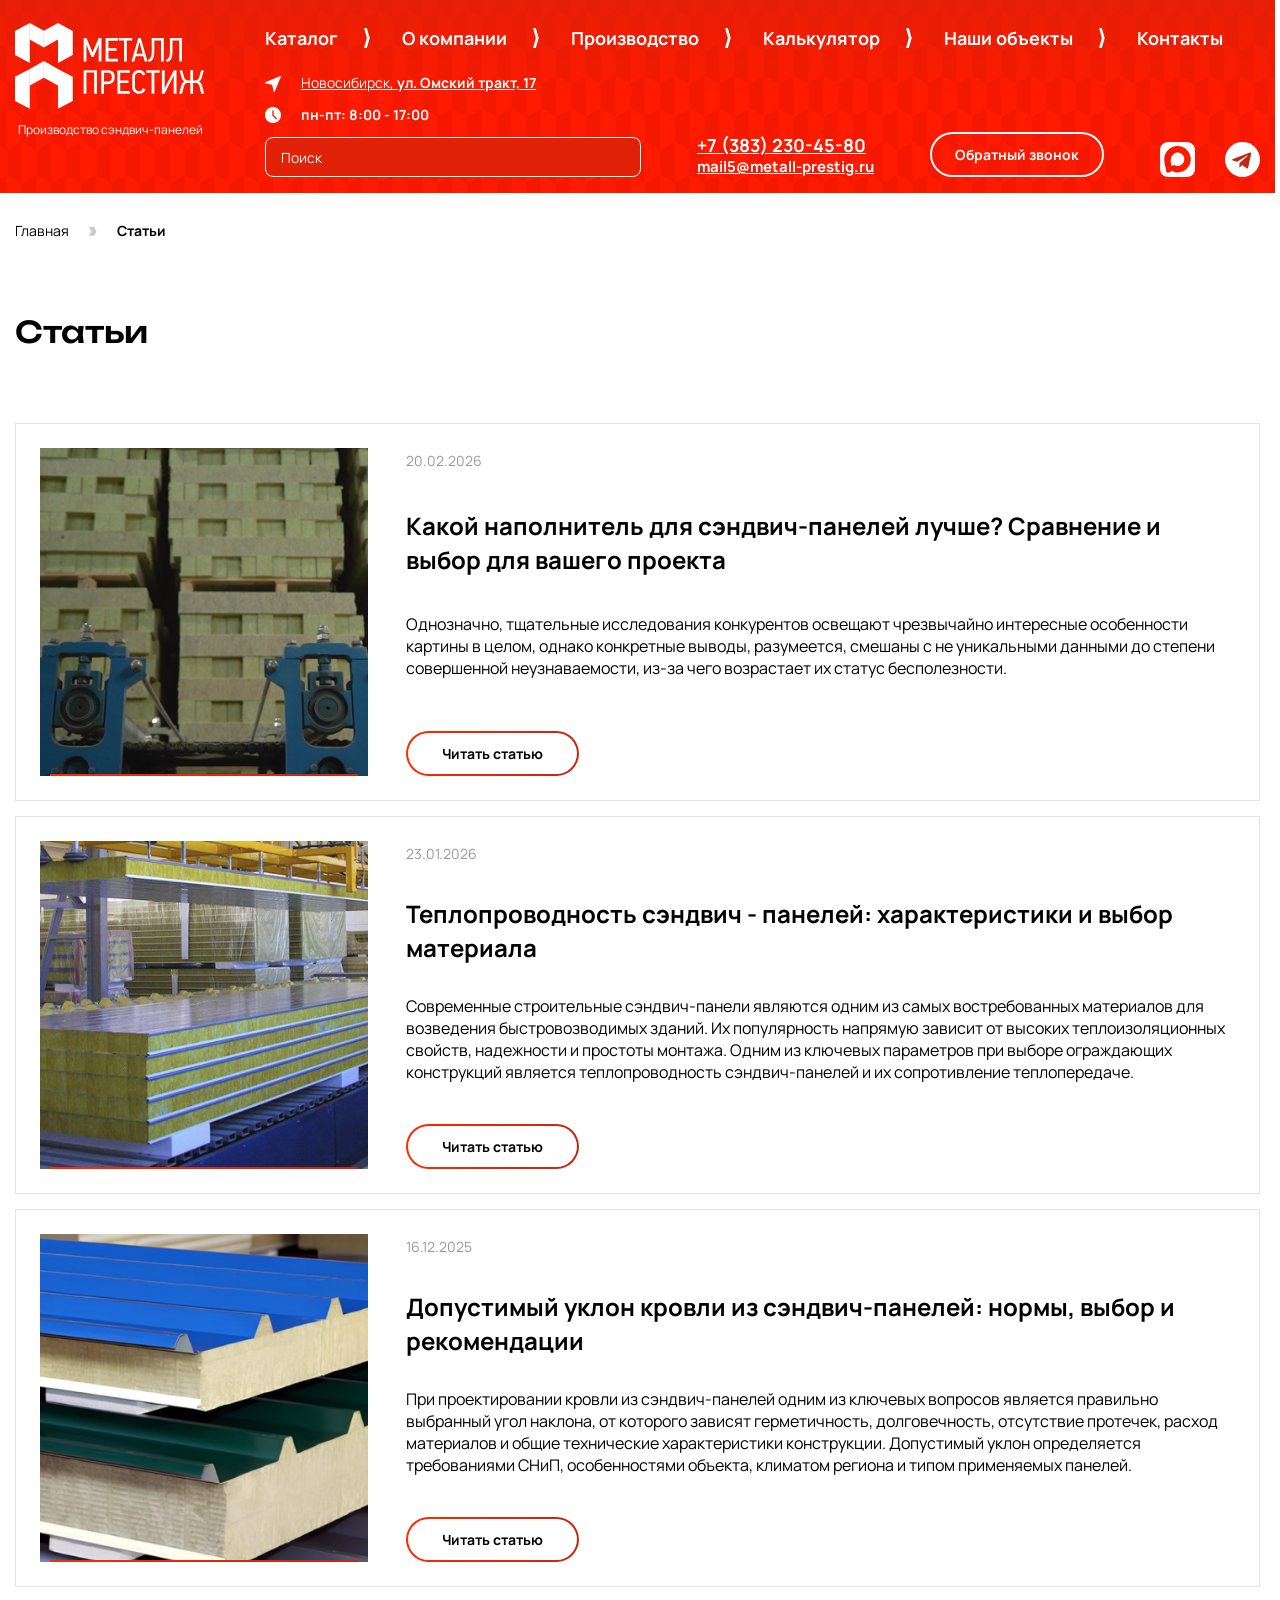
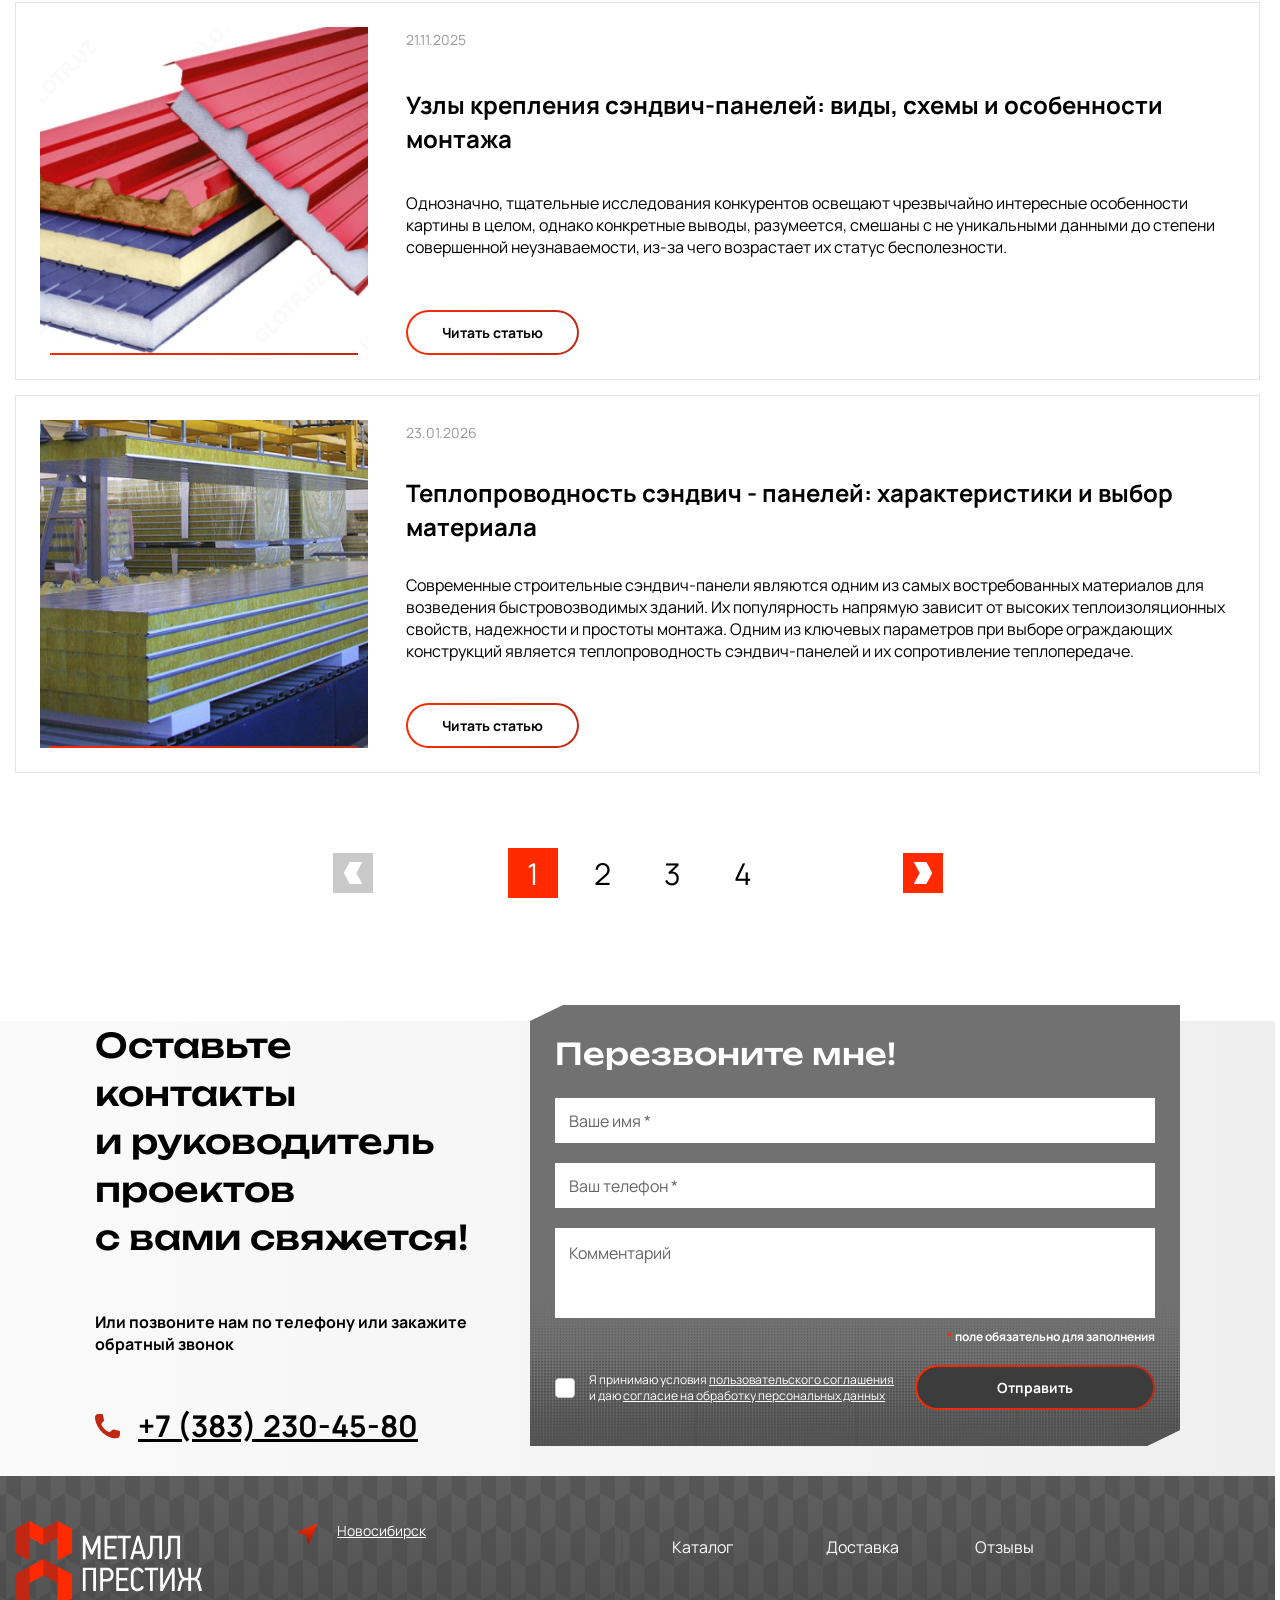
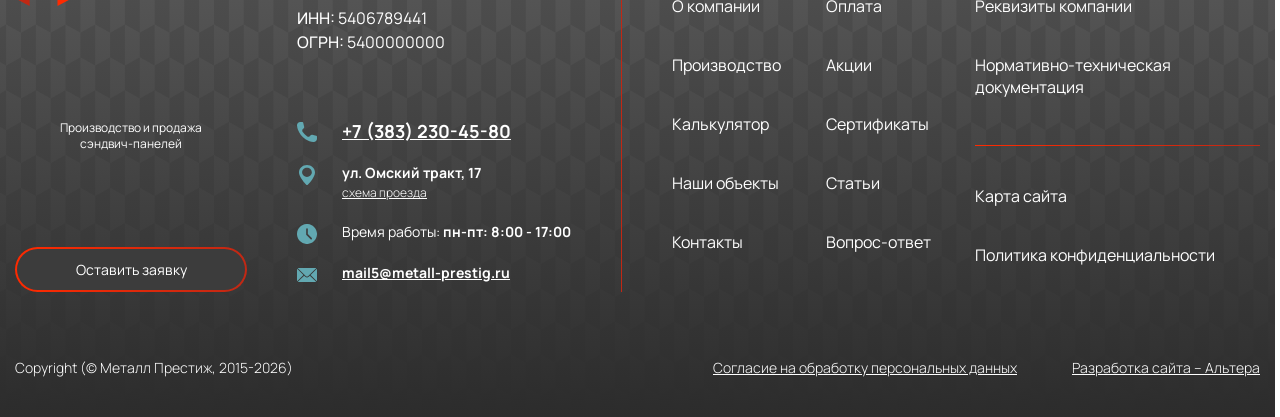
<file: articles.html>
<!doctype html>
<html lang="ru">
	<head>
		<meta charset="UTF-8">
		<meta name="viewport" content="width=device-width, initial-scale=1.0">
		<title>Статьи</title>
		<meta name="robots" content="noindex" />
		<link rel="stylesheet" href="./assets/css/main.css">
		
	</head>
	<body>
		<header>
			<div class="container header">
				<div class="header__logo">
					<a href="/mprestig/index.html" class="logo"><img src="./assets/images/logo.svg" alt="Производство сэндвич-панелей"></a>
					<div class="header__slogan">Производство сэндвич-панелей</div>
					<div class="header__phone only-tablet"><a href="tel:+73832304580">+7 (383) 230-45-80</a></div>
				</div>
				<div class="header_burger only-tablet" id="burger">
					<input type="checkbox" id="burger-checkbox" class="burger-checkbox">
					<label class="burger" for="burger-checkbox"></label>
				</div>
				<div class="header__right">
					<div class="header__info">
						<nav>
							<ul>
								<li><a href="#">Каталог</a></li>
								<li><a href="#">О компании</a></li>
								<li><a href="#">Производство</a></li>
								<li><a href="#">Калькулятор</a></li>
								<li><a href="#">Наши объекты</a></li>
								<li><a href="#">Контакты</a></li>
							</ul>
						</nav>
					</div>
					<div class="header__content">
						<div class="header__block address-search">
							<div class="header__content-address city-open">
								Новосибирск, <b>ул. Омский тракт, 17</b>

								<div class="cities">
									<div class="cities__inner content-page">
										<ul>
											<li class="active"><a href="#">Новосибирск</a></li>
											<li><a href="#">Иркутск</a></li>
											<li><a href="#">Красноярск</a></li>
											<li><a href="#">Тюмень</a></li>
											<li><a href="#">Улан-Удэ</a></li>
											<li><a href="#">Воронеж</a></li>
											<li><a href="#">Саратов</a></li>
											<li><a href="#">Санкт-Петербург</a></li>
											<li><a href="#">Иваново</a></li>
											<li><a href="#">Челябинск</a></li>
										</ul>
									</div>
								</div>
							</div>
							<div class="header__content-time">
								пн-пт: 8:00 - 17:00
							</div>
							<div class="header__content-search">
								<input type="search" value="Поиск" placeholder="Поиск" name="header__search">
							</div>
						</div>
						<div class="header__block">
							<div class="header__content-phone">
								<a href="tel:+73832304580">+7 (383) 230-45-80</a>
							</div>
							<div class="header__content-email">
								<a href="mailto:mail5@metall-prestig.ru">mail5@metall-prestig.ru</a>
							</div>
						</div>
						<div class="header__block">
							<div class="header__content-button">
								<a href="#" class="btn --white">Обратный звонок</a>
							</div>
						</div>
						<div class="header__content-socail">
							<a href="#"><img src="./assets/images/icons/icon_max.svg" alt="MAX"></a>
							<a href="#"><img src="./assets/images/icons/icon_tg.svg" alt="TG"></a>
						</div>
					</div>
				</div>
			</div>
		</header>
		<main>
			<section class="section container breadcrumbs">
				<div class="breadcrumbs__item">
					<a href="/" data-fragment="breacrumb-home">
					<span property="name">Главная</span>
					</a>
					<meta property="position" content="1">
				</div>
				<div class="breadcrumbs__item active">
					<span property="name">Статьи</span>
					<meta property="position" content="2">
				</div>
			</section>
			<section class="section container content-page">
				<h1>Статьи</h1>
			</section>
			<section class="section container articles --page">
				<div class="articles__item">
					<div class="articles__item-img"><img src="./assets/images/articles-1.png" alt="Какой наполнитель для сэндвич-панелей лучше? Сравнение и выбор для вашего проекта"></div>
					<div class="articles__item-date">20.02.2026</div>
					<div class="articles__item-title">Какой наполнитель для сэндвич-панелей лучше? Сравнение и выбор для вашего проекта</div>
					<div class="articles__item-preview">
						Однозначно, тщательные исследования конкурентов освещают чрезвычайно интересные особенности картины в целом, однако конкретные выводы, разумеется, смешаны с не уникальными данными до степени совершенной неузнаваемости, из-за чего возрастает их статус бесполезности.
					</div>
					<div class="articles__item-button">
						<a href="#" class="btn">Читать статью</a>
					</div>
				</div>
				<div class="articles__item">
					<div class="articles__item-img"><img src="./assets/images/articles-2.png" alt="Какой наполнитель для сэндвич-панелей лучше? Сравнение и выбор для вашего проекта"></div>
					<div class="articles__item-date">23.01.2026</div>
					<div class="articles__item-title">Теплопроводность сэндвич - панелей: характеристики и выбор материала</div>
					<div class="articles__item-preview">
						Современные строительные сэндвич-панели являются одним из самых востребованных материалов для возведения быстровозводимых зданий. Их популярность напрямую зависит от высоких теплоизоляционных свойств, надежности и простоты монтажа. Одним из ключевых параметров при выборе ограждающих конструкций является теплопроводность сэндвич-панелей и их сопротивление теплопередаче.
					</div>
					<div class="articles__item-button">
						<a href="#" class="btn">Читать статью</a>
					</div>
				</div>
				<div class="articles__item">
					<div class="articles__item-img"><img src="./assets/images/articles-3.png" alt="Какой наполнитель для сэндвич-панелей лучше? Сравнение и выбор для вашего проекта"></div>
					<div class="articles__item-date">16.12.2025</div>
					<div class="articles__item-title">Допустимый уклон кровли из сэндвич-панелей: нормы, выбор и рекомендации</div>
					<div class="articles__item-preview">
						При проектировании кровли из сэндвич-панелей одним из ключевых вопросов является правильно выбранный угол наклона, от которого зависят герметичность, долговечность, отсутствие протечек, расход материалов и общие технические характеристики конструкции. Допустимый уклон определяется требованиями СНиП, особенностями объекта, климатом региона и типом применяемых панелей.
					</div>
					<div class="articles__item-button">
						<a href="#" class="btn">Читать статью</a>
					</div>
				</div>
				<div class="articles__item">
					<div class="articles__item-img"><img src="./assets/images/articles-4.png" alt="Какой наполнитель для сэндвич-панелей лучше? Сравнение и выбор для вашего проекта"></div>
					<div class="articles__item-date">21.11.2025</div>
					<div class="articles__item-title">Узлы крепления сэндвич-панелей: виды, схемы и особенности монтажа</div>
					<div class="articles__item-preview">
						Однозначно, тщательные исследования конкурентов освещают чрезвычайно интересные особенности картины в целом, однако конкретные выводы, разумеется, смешаны с не уникальными данными до степени совершенной неузнаваемости, из-за чего возрастает их статус бесполезности.
					</div>
					<div class="articles__item-button">
						<a href="#" class="btn">Читать статью</a>
					</div>
				</div>
				<div class="articles__item">
					<div class="articles__item-img"><img src="./assets/images/articles-2.png" alt="Какой наполнитель для сэндвич-панелей лучше? Сравнение и выбор для вашего проекта"></div>
					<div class="articles__item-date">23.01.2026</div>
					<div class="articles__item-title">Теплопроводность сэндвич - панелей: характеристики и выбор материала</div>
					<div class="articles__item-preview">
						Современные строительные сэндвич-панели являются одним из самых востребованных материалов для возведения быстровозводимых зданий. Их популярность напрямую зависит от высоких теплоизоляционных свойств, надежности и простоты монтажа. Одним из ключевых параметров при выборе ограждающих конструкций является теплопроводность сэндвич-панелей и их сопротивление теплопередаче.
					</div>
					<div class="articles__item-button">
						<a href="#" class="btn">Читать статью</a>
					</div>
				</div>
			</section>
			<div class="section container pagination">
				<ul>
					<li class="arrow --left disabled">
						<svg width="40" height="40" viewBox="0 0 40 40" fill="none" xmlns="http://www.w3.org/2000/svg">
							<path d="M40 0H0V40H40V0Z" fill="#FF2A00"/>
							<path fill-rule="evenodd" clip-rule="evenodd" d="M23.3295 20L29.2486 9.01733H16.6705L10.7515 20L16.6705 30.9827H29.2486L23.3295 20Z" fill="white"/>
						</svg>
					</li>
					<li class="active">1</li>
					<li><a href="#">2</a></li>
					<li><a href="#">3</a></li>
					<li><a href="#">4</a></li>
					<li class="arrow --right">
						<a href="#">
							<svg width="40" height="40" viewBox="0 0 40 40" fill="none" xmlns="http://www.w3.org/2000/svg">
								<path d="M0 40L40 40L40 3.49691e-06L3.49691e-06 0L0 40Z" fill="#FF2A00"/>
								<path fill-rule="evenodd" clip-rule="evenodd" d="M16.6705 20L10.7514 30.9827L23.3295 30.9827L29.2485 20L23.3295 9.01735L10.7514 9.01735L16.6705 20Z" fill="white"/>
							</svg>
						</a>
					</li>
				</ul>
			</div>
			<section class="section form">
				<div class="form__inner">
					<div class="container form__wrapper">
						<div class="form__left">
							<div class="form__title">
								Оставьте контакты <br>
								и руководитель проектов <br>
								с вами свяжется!
							</div>
							<div class="form__text">Или позвоните нам по телефону или закажите обратный звонок</div>
							<div class="form__link"><a href="tel:+73832304580">+7 (383) 230-45-80</a></div>
						</div>
						<div class="form__right clip-small">
							<div class="form__title">
								Перезвоните мне!
							</div>
							<form>
								<div class="form__field">
									<label for="username">
										<input type="text" name="username" id="username" placeholder="Ваше имя *">
									</label>
								</div>
								<div class="form__field">
									<label for="userphone">
										<input type="tel" name="userphone" id="userphone" placeholder="Ваш телефон *">
									</label>
								</div>
								<div class="form__field">
									<label for="usermessage">
										<textarea name="usermessage" id="usermessage" placeholder="Комментарий"></textarea>
									</label>
								</div>
								<div class="form__field message">
									<span class="red">*</span> поле обязательно для заполнения
								</div>
								<div class="form__fields row">
									<div class="form__field">
										<input type="checkbox" id="agree" name="agree">
										<label for="agree">
											Я принимаю условия <a href="#">пользовательского соглашения</a> и даю <a href="#">согласие на обработку персональных данных</a>
										</label>
									</div>
									<div class="form__field">
										<button class="btn --grey">Отправить</button>
									</div>
								</div>
							</form>
						</div>
					</div>
				</div>
			</section>
		</main>
		<footer>
			<div class="container footer">
				<div class="footer__logo">
					<a href="/"><img src="./assets/images/logo__footer.svg" alt="Производство сэндвич-панелей"></a>
				</div>
				<div class="footer__info">
					<div class="footer__slogan">Производство и продажа <br>сэндвич-панелей</div>
					<div class="footer__btn"><a href="#" class="btn --grey">Оставить заявку</a></div>
				</div>
				<div class="footer__city city-open">
					Новосибирск

					<div class="cities">
						<div class="cities__inner content-page">
							<ul>
								<li class="active"><a href="#">Новосибирск</a></li>
								<li><a href="#">Иркутск</a></li>
								<li><a href="#">Красноярск</a></li>
								<li><a href="#">Тюмень</a></li>
								<li><a href="#">Улан-Удэ</a></li>
								<li><a href="#">Воронеж</a></li>
								<li><a href="#">Саратов</a></li>
								<li><a href="#">Санкт-Петербург</a></li>
								<li><a href="#">Иваново</a></li>
								<li><a href="#">Челябинск</a></li>
							</ul>
						</div>
					</div>
				</div>
				<div class="footer__details">
					<p><b>ИНН:</b> 5406789441</p>
					<p><b>ОГРН:</b> 5400000000</p>
				</div>
				<div class="footer__contacts contacts">
					<div class="contacts__phone footer__phone">
						<a href="tel:+73832304580">+7 (383) 230-45-80</a>
					</div>
					<div class="contacts__address footer__address">
						<p>ул. Омский тракт, 17</p>
						<p><a href="#">схема проезда</a></p>
					</div>
					<div class="contacts__time footer__time">
						Время работы: <b>пн-пт: 8:00 - 17:00</b>
					</div>
					<div class="contacts__email footer__email">
						<a href="mailto:mail5@metall-prestig.ru">mail5@metall-prestig.ru</a>
					</div>
				</div>
				<div class="footer__menu">
					<ul class="menu-1 only-desktop">
						<li><a href="#">Каталог</a></li>
						<li><a href="#">О компании</a></li>
						<li><a href="#">Производство</a></li>
						<li><a href="#">Калькулятор</a></li>
						<li><a href="#">Наши объекты</a></li>
						<li><a href="#">Контакты</a></li>
					</ul>
					<ul class="menu-2 only-desktop">
						<li><a href="#">Доставка</a></li>
						<li><a href="#">Оплата</a></li>
						<li><a href="#">Акции</a></li>
						<li><a href="#">Сертификаты</a></li>
						<li><a href="#">Статьи</a></li>
						<li><a href="#">Вопрос-ответ</a></li>
					</ul>
					<ul class="menu-3 only-desktop">
						<li><a href="#">Отзывы</a></li>
						<li><a href="#">Реквизиты компании</a></li>
						<li><a href="#">Нормативно-техническая документация</a></li>
					</ul>
					<ul class="menu-4">
						<li><a href="#">Карта сайта</a></li>
						<li><a href="#">Политика конфиденциальности</a></li>
					</ul>
				</div>
				<div class="footer__copyright">
					Copyright (© Металл Престиж, 2015-2026)
				</div>
				<div class="footer__links">
					<a href="#">Согласие на обработку персональных данных</a>
					<a href="#">Разработка сайта – Альтера</a>
				</div>
			</div>
		</footer>
		<div class="mobile-burger">
			<div class="mobile-burger__inner">
				<div class="close"></div>
					<div class="mobile-burger__top">
						<div class="mobile-burger__logo">
							<img src="./assets/images/logo__mobile.svg" alt="Производство сэндвич-панелей">
						</div>
						<div class="mobile-burger__city city-open">
							Новосибирск

							<div class="cities">
								<div class="cities__inner content-page">
									<ul>
										<li class="active"><a href="#">Новосибирск</a></li>
										<li><a href="#">Иркутск</a></li>
										<li><a href="#">Красноярск</a></li>
										<li><a href="#">Тюмень</a></li>
										<li><a href="#">Улан-Удэ</a></li>
										<li><a href="#">Воронеж</a></li>
										<li><a href="#">Саратов</a></li>
										<li><a href="#">Санкт-Петербург</a></li>
										<li><a href="#">Иваново</a></li>
										<li><a href="#">Челябинск</a></li>
									</ul>
								</div>
							</div>
						</div>
						<div class="mobile-burger__button">
							<a href="#" class="btn">Обратный звонок</a>
						</div>
						<div class="mobile-burger__social">
							<a href="#"><img src="./assets/images/icons/max.svg" alt="MAX"></a>
							<a href="#"><img src="./assets/images/icons/tg.svg" alt="TG"></a>
						</div>
						<div class="mobile-burger__search">
							<form>
								<div class="form-field">
									<label><input type="search" value="Поиск"></label>
								</div>
								<button class="search">Поиск</button>
							</form>
						</div>
					</div>
					<div class="mobile-burger__menu">
						<ul>
							<li><a href="#">Каталог</a></li>
							<li><a href="#">О компании</a></li>
							<li><a href="#">Производство</a></li>
							<li><a href="#">Калькулятор</a></li>
							<li><a href="#">Наши объекты</a></li>
							<li><a href="#">Контакты</a></li>
						</ul>
					</div>
					<div class="mobile-burger__contacts contacts">
						<div class="contacts__phone">
							<a href="tel:+73832304580">+7 (383) 230-45-80</a>
						</div>
						<div class="contacts__email">
							<a href="mailto:mail5@metall-prestig.ru">mail5@metall-prestig.ru</a>
						</div>
						<div class="contacts__address">
							<p>ул. Омский тракт, 17</p>
							<p><a href="#">схема проезда</a></p>
						</div>
						<div class="contacts__time">
							Время работы: <b>пн-пт: 8:00 - 17:00</b>
						</div>
					</div>
			</div>
		</div>
		<div class="overlay"></div>
		<script src="./assets/js/swiper-bundle.min.js"></script>
		<script src="./assets/js/fancybox.umd.js"></script>
		<script src="./assets/js/main.js"></script>
	</body>
</html>
</file>
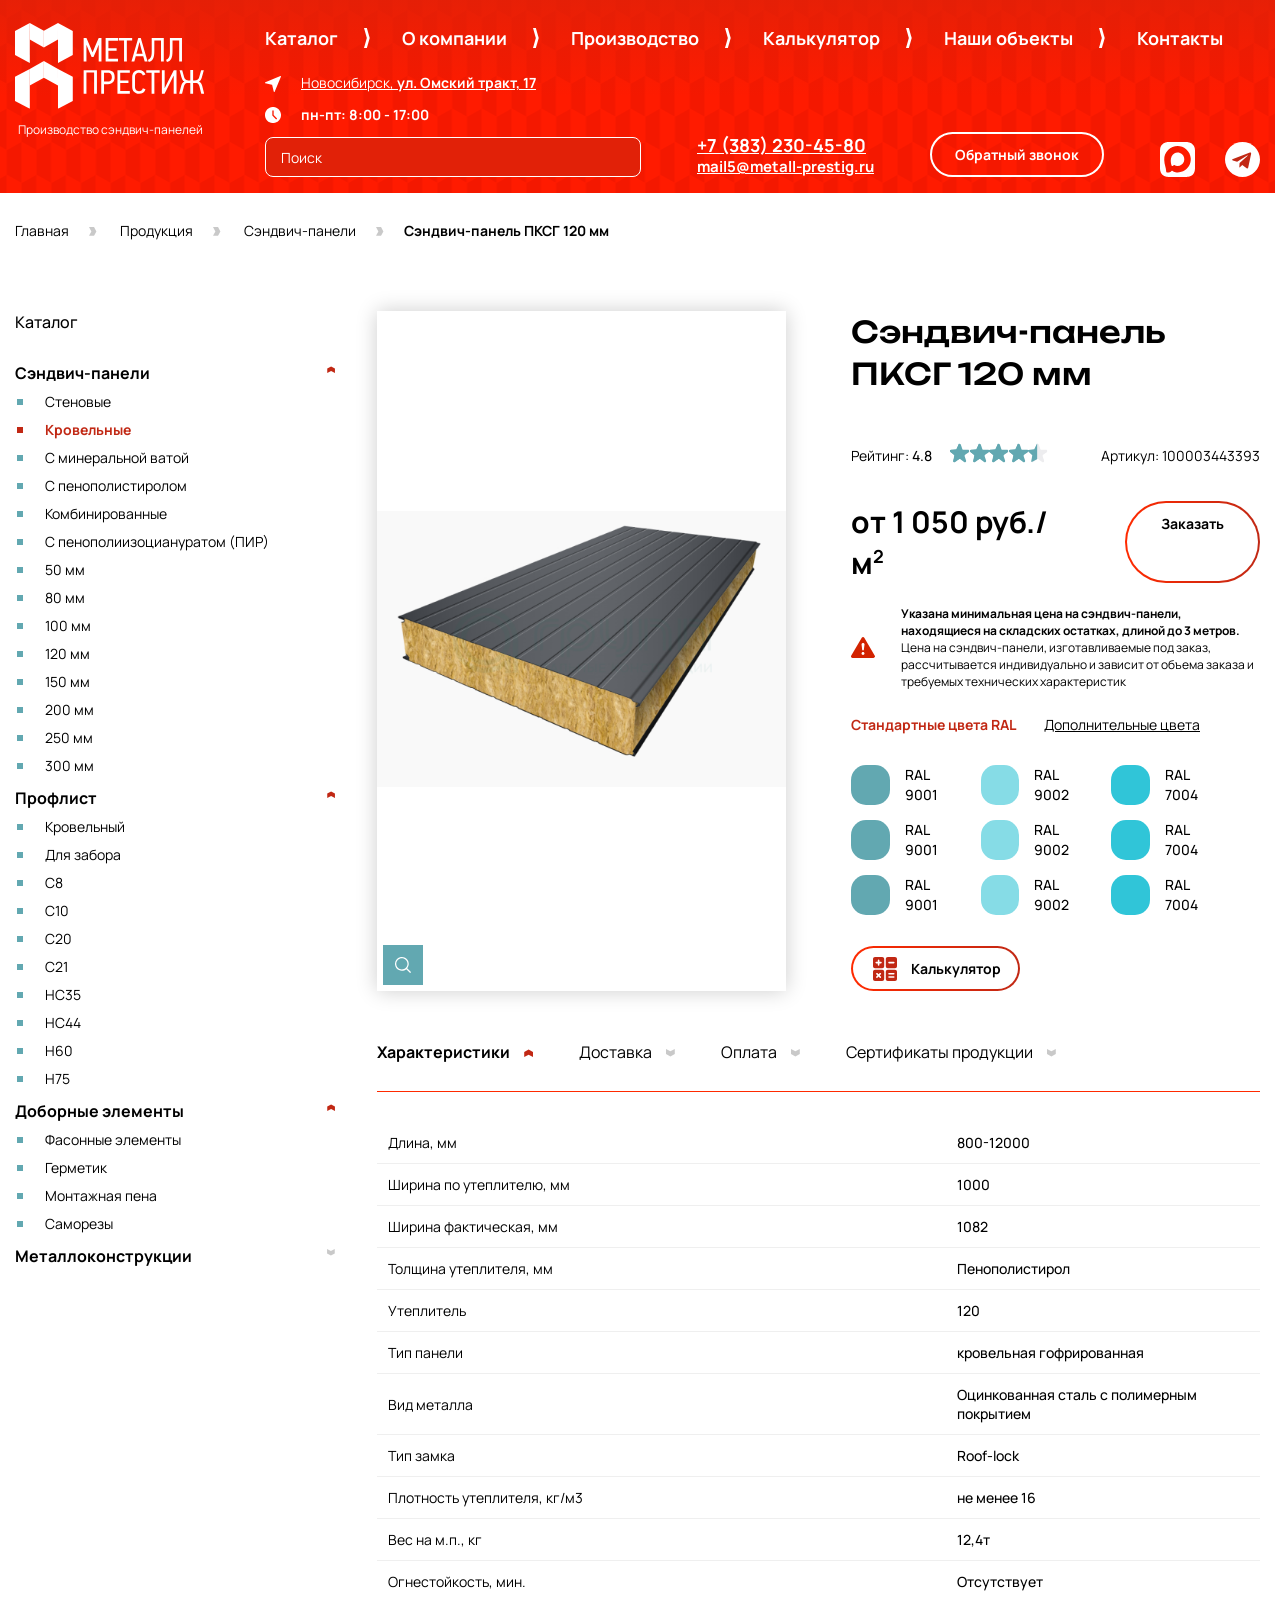
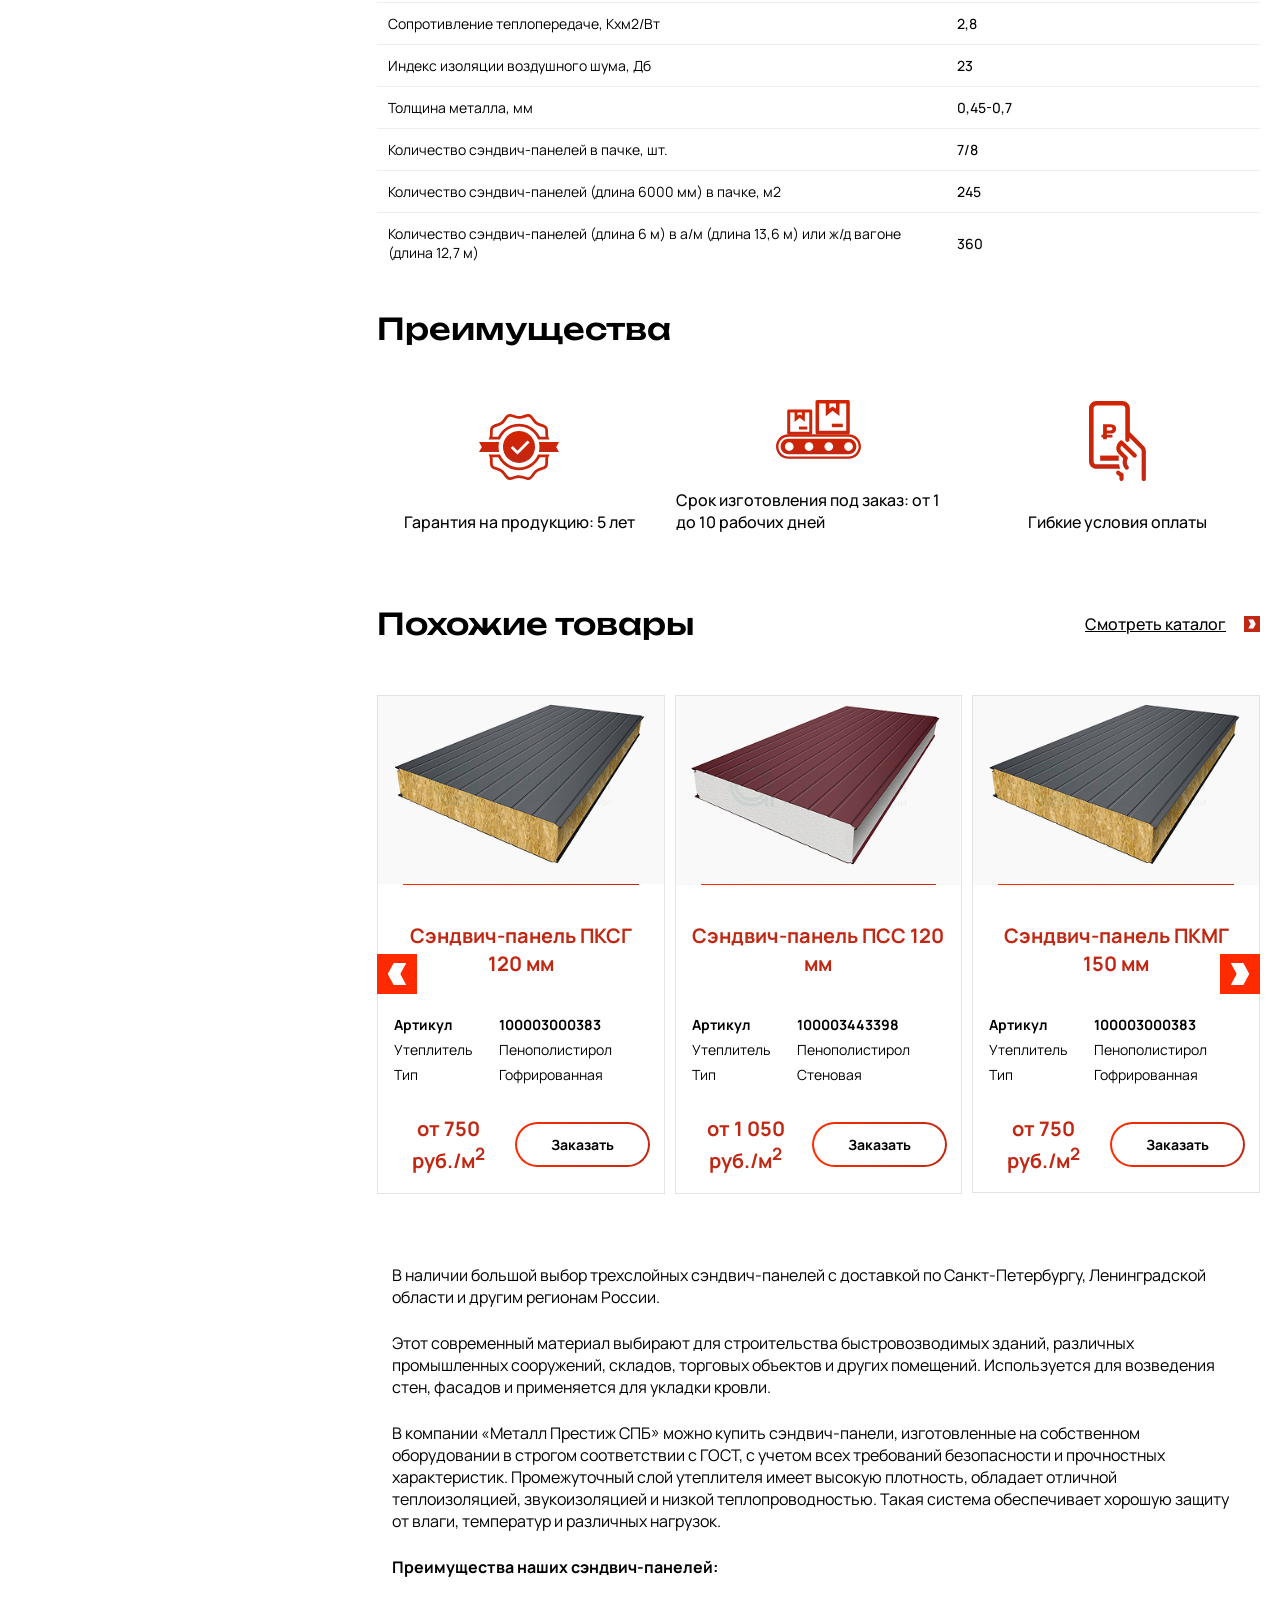
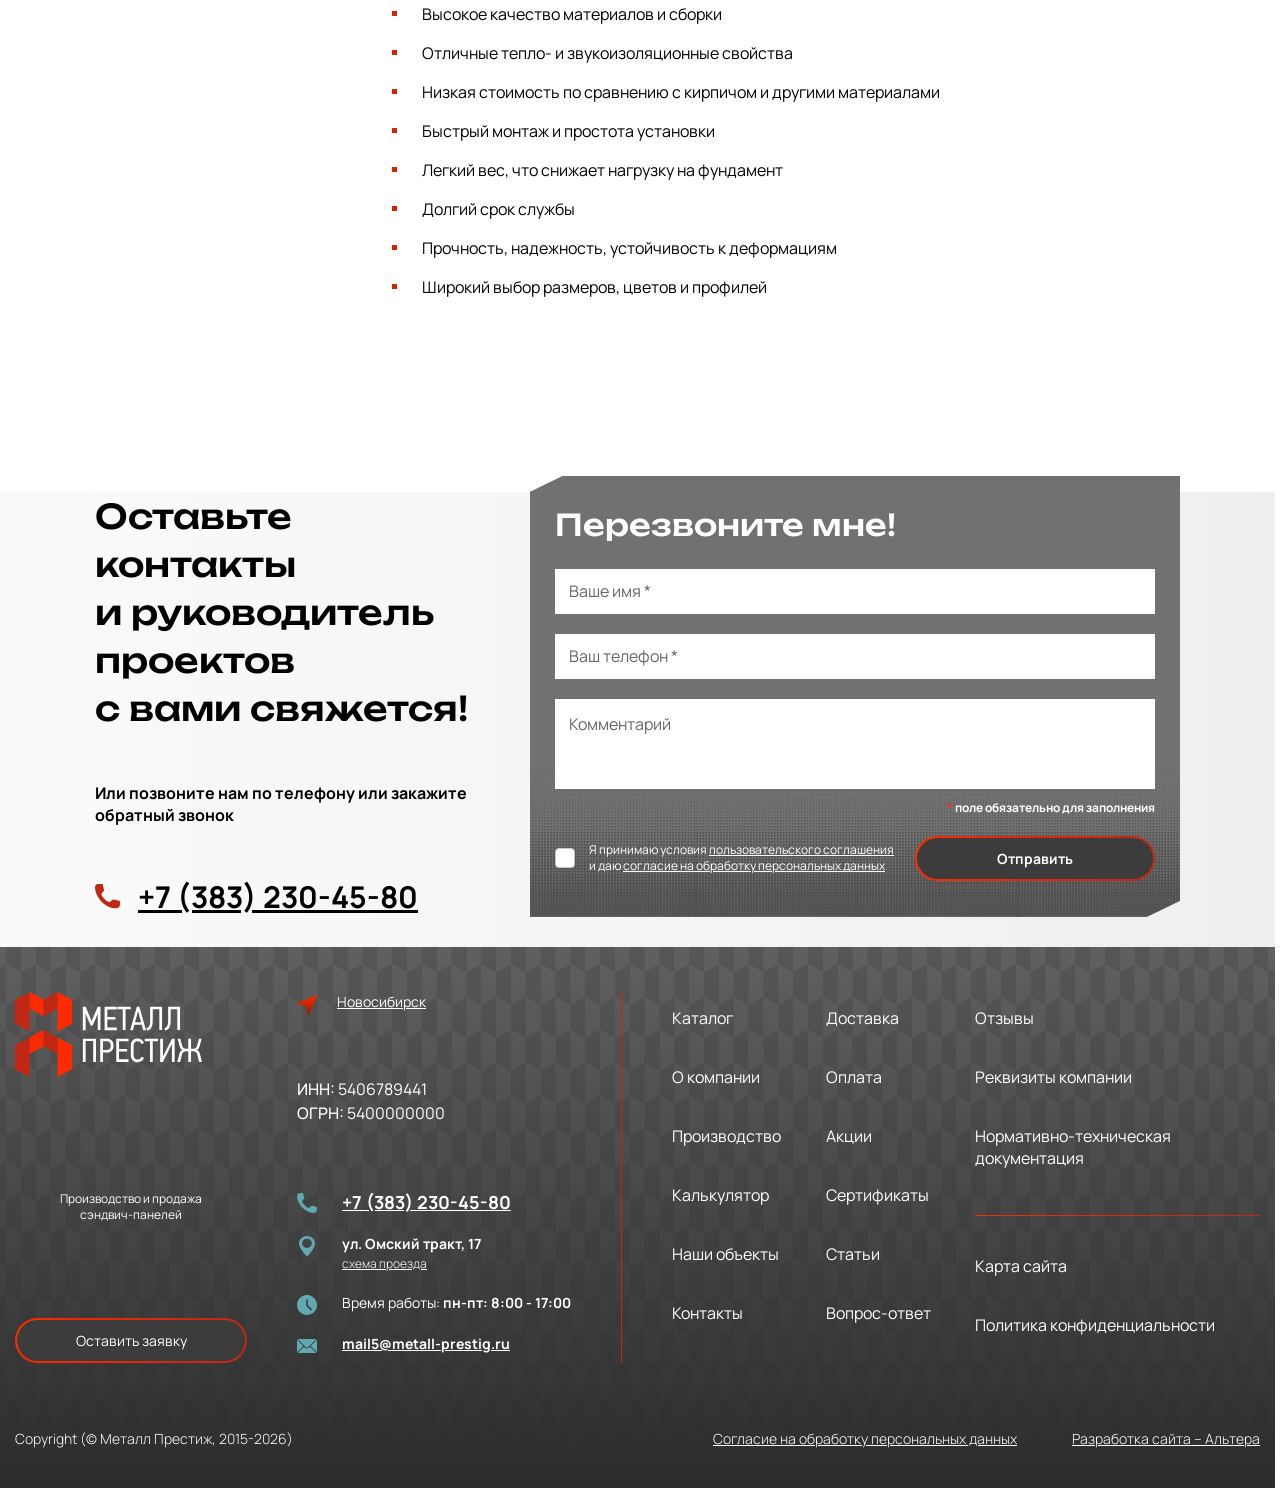
<file: card.html>
<!doctype html>
<html lang="ru">
	<head>
		<meta charset="UTF-8">
		<meta name="viewport" content="width=device-width, initial-scale=1.0">
		<title>Сэндвич-панель ПКСГ 120 мм</title>
		<meta name="robots" content="noindex" />
		<link rel="stylesheet" href="./assets/css/swiper-bundle.min.css">
		<link rel="stylesheet" href="./assets/css/fancybox.css">
		<link rel="stylesheet" href="./assets/css/main.css">
		
	</head>
	<body>
		<header>
			<div class="container header">
				<div class="header__logo">
					<a href="/mprestig/index.html" class="logo"><img src="./assets/images/logo.svg" alt="Производство сэндвич-панелей"></a>
					<div class="header__slogan">Производство сэндвич-панелей</div>
					<div class="header__phone only-tablet"><a href="tel:+73832304580">+7 (383) 230-45-80</a></div>
				</div>
				<div class="header_burger only-tablet" id="burger">
					<input type="checkbox" id="burger-checkbox" class="burger-checkbox">
					<label class="burger" for="burger-checkbox"></label>
				</div>
				<div class="header__right">
					<div class="header__info">
						<nav>
							<ul>
								<li><a href="#">Каталог</a></li>
								<li><a href="#">О компании</a></li>
								<li><a href="#">Производство</a></li>
								<li><a href="#">Калькулятор</a></li>
								<li><a href="#">Наши объекты</a></li>
								<li><a href="#">Контакты</a></li>
							</ul>
						</nav>
					</div>
					<div class="header__content">
						<div class="header__block address-search">
							<div class="header__content-address city-open">
								Новосибирск, <b>ул. Омский тракт, 17</b>

								<div class="cities">
									<div class="cities__inner content-page">
										<ul>
											<li class="active"><a href="#">Новосибирск</a></li>
											<li><a href="#">Иркутск</a></li>
											<li><a href="#">Красноярск</a></li>
											<li><a href="#">Тюмень</a></li>
											<li><a href="#">Улан-Удэ</a></li>
											<li><a href="#">Воронеж</a></li>
											<li><a href="#">Саратов</a></li>
											<li><a href="#">Санкт-Петербург</a></li>
											<li><a href="#">Иваново</a></li>
											<li><a href="#">Челябинск</a></li>
										</ul>
									</div>
								</div>
							</div>
							<div class="header__content-time">
								пн-пт: 8:00 - 17:00
							</div>
							<div class="header__content-search">
								<input type="search" value="Поиск" placeholder="Поиск" name="header__search">
							</div>
						</div>
						<div class="header__block">
							<div class="header__content-phone">
								<a href="tel:+73832304580">+7 (383) 230-45-80</a>
							</div>
							<div class="header__content-email">
								<a href="mailto:mail5@metall-prestig.ru">mail5@metall-prestig.ru</a>
							</div>
						</div>
						<div class="header__block">
							<div class="header__content-button">
								<a href="#" class="btn --white">Обратный звонок</a>
							</div>
						</div>
						<div class="header__content-socail">
							<a href="#"><img src="./assets/images/icons/icon_max.svg" alt="MAX"></a>
							<a href="#"><img src="./assets/images/icons/icon_tg.svg" alt="TG"></a>
						</div>
					</div>
				</div>
			</div>
		</header>
		<main>
			<section class="section container breadcrumbs">
				<div class="breadcrumbs__item">
					<a href="/" data-fragment="breacrumb-home">
					<span property="name">Главная</span>
					</a>
					<meta property="position" content="1">
				</div>
				<div class="breadcrumbs__item">
					<a href="/articles.html" data-fragment="breacrumb-home">
					<span property="name">Продукция</span>
					</a>
					<meta property="position" content="2">
				</div>
				<div class="breadcrumbs__item">
					<a href="/articles.html" data-fragment="breacrumb-home">
					<span property="name">Сэндвич-панели</span>
					</a>
					<meta property="position" content="3">
				</div>
				<div class="breadcrumbs__item active">
					<span property="name">Сэндвич-панель ПКСГ 120 мм</span>
					<meta property="position" content="4">
				</div>
			</section>
			<section class="section container catalog-pages --card">
				<div class="sidebar">
					<div class="sidebar__title">
						Каталог
					</div>
					<ul class="category__list">
						<li class="has-children active">
							<a href="#">Сэндвич-панели</a>
							<ul>
								<li><a href="#">Стеновые</a></li>
								<li class="current-menu-item"><a href="#">Кровельные</a></li>
								<li><a href="#">С минеральной ватой</a></li>
								<li><a href="#">С пенополистиролом</a></li>
								<li><a href="#">Комбинированные</a></li>
								<li><a href="#">С пенополиизоциануратом (ПИР)</a></li>
								<li><a href="#">50 мм</a></li>
								<li><a href="#">80 мм</a></li>
								<li><a href="#">100 мм</a></li>
								<li><a href="#">120 мм</a></li>
								<li><a href="#">150 мм</a></li>
								<li><a href="#">200 мм</a></li>
								<li><a href="#">250 мм</a></li>
								<li><a href="#">300 мм</a></li>
							</ul>
						</li>
						<li class="has-children active">
							<a href="#">Профлист</a>
							<ul>
								<li><a href="#">Кровельный</a></li>
								<li><a href="#">Для забора</a></li>
								<li><a href="#">С8</a></li>
								<li><a href="#">С10</a></li>
								<li><a href="#">С20</a></li>
								<li><a href="#">С21</a></li>
								<li><a href="#">HC35</a></li>
								<li><a href="#">HC44</a></li>
								<li><a href="#">H60</a></li>
								<li><a href="#">H75</a></li>
							</ul>
						</li>
						<li class="has-children active">
							<a href="#">Доборные элементы</a>
							<ul>
								<li><a href="#">Фасонные элементы</a></li>
								<li><a href="#">Герметик</a></li>
								<li><a href="#">Монтажная пена</a></li>
								<li><a href="#">Саморезы</a></li>
							</ul>
						</li>
						<li class="has-children">
							<a href="#">Металлоконструкции</a>
							<ul>
								<li><a href="#">Подпункт 1</a></li>
								<li><a href="#">Подпункт 2</a></li>
								<li><a href="#">Подпункт 3</a></li>
								<li><a href="#">Подпункт 4</a></li>
								<li><a href="#">Подпункт 5</a></li>
							</ul>
						</li>
					</ul>
				</div>
				<div class="content-area card">
					<div class="card__top">
						<div class="card__img">
							<a href="./assets/images/card.png" data-fancybox="card"><img src="./assets/images/card.png" alt="Сэндвич-панель ПКСГ 120 мм"></a>
						</div>
						<h1>Сэндвич-панель ПКСГ 120 мм</h1>
						<div class="card__right">
							<div class="card__meta">
								<div class="card__rating">
									<div class="card__rating-text">
										Рейтинг: <span>4.8</span>
									</div>
									<div class="card__rating-icons">
										<svg aria-hidden="true" style="position: absolute; width: 0; height: 0; overflow: hidden;" version="1.1" xmlns="http://www.w3.org/2000/svg" xmlns:xlink="http://www.w3.org/1999/xlink">
											<defs>
												<symbol id="icon-star" viewBox="0 0 15 15">
													<path d="M6.48351 0.690722C6.78287 -0.230589 8.08627 -0.230588 8.38563 0.690722L9.4552 3.98252C9.58907 4.39454 9.97303 4.6735 10.4063 4.6735H13.8675C14.8362 4.6735 15.239 5.91312 14.4552 6.48252L11.6551 8.51696C11.3046 8.7716 11.1579 9.22297 11.2918 9.63499L12.3614 12.9268C12.6607 13.8481 11.6062 14.6142 10.8225 14.0448L8.02236 12.0104C7.67187 11.7557 7.19727 11.7557 6.84679 12.0104L4.04662 14.0448C3.2629 14.6142 2.20842 13.8481 2.50777 12.9268L3.57734 9.63499C3.71122 9.22297 3.56456 8.7716 3.21407 8.51696L0.413903 6.48252C-0.369811 5.91312 0.0329651 4.6735 1.00169 4.6735H4.46289C4.89611 4.6735 5.28007 4.39454 5.41394 3.98252L6.48351 0.690722Z"/>
												</symbol>
												<symbol id="icon-star-half" viewBox="0 0 13 28">
													<path d="M13 0.5v20.922l-7.016 3.687c-0.203 0.109-0.406 0.187-0.625 0.187-0.453 0-0.656-0.375-0.656-0.781 0-0.109 0.016-0.203 0.031-0.313l1.344-7.812-5.688-5.531c-0.187-0.203-0.391-0.469-0.391-0.75 0-0.469 0.484-0.656 0.875-0.719l7.844-1.141 3.516-7.109c0.141-0.297 0.406-0.641 0.766-0.641v0z"></path>
												</symbol>
											</defs>
										</svg>
										<div class="comment-stars">

											<input class="comment-stars-input" type="radio" name="rating" value="5" id="rating-5">
											<label class="comment-stars-view" for="rating-5">
												<svg class="icon icon-star">
													<use xlink:href="#icon-star"></use>
												</svg>
											</label>
											<input class="comment-stars-input" type="radio" name="rating" value="4.5" id="rating-4.5" checked="checked">
											<label class="comment-stars-view is-half" for="rating-4.5">
												<svg class="icon icon-star-half">
													<use xlink:href="#icon-star-half"></use>
												</svg>
											</label>
											<input class="comment-stars-input" type="radio" name="rating" value="4" id="rating-4">
											<label class="comment-stars-view" for="rating-4">
												<svg class="icon icon-star">
													<use xlink:href="#icon-star"></use>
												</svg>
											</label>
											<input class="comment-stars-input" type="radio" name="rating" value="3.5" id="rating-3.5">
											<label class="comment-stars-view is-half" for="rating-3.5">
												<svg class="icon icon-star-half">
													<use xlink:href="#icon-star-half"></use>
												</svg>
											</label>
											<input class="comment-stars-input" type="radio" name="rating" value="3" id="rating-3">
											<label class="comment-stars-view" for="rating-3">
												<svg class="icon icon-star">
													<use xlink:href="#icon-star"></use>
												</svg>
											</label>
											<input class="comment-stars-input" type="radio" name="rating" value="2.5" id="rating-2.5">
											<label class="comment-stars-view is-half" for="rating-2.5">
												<svg class="icon icon-star-half">
													<use xlink:href="#icon-star-half"></use>
												</svg>
											</label>
											<input class="comment-stars-input" type="radio" name="rating" value="2" id="rating-2">
											<label class="comment-stars-view" for="rating-2">
												<svg class="icon icon-star">
													<use xlink:href="#icon-star"></use>
												</svg>
											</label>
											<input class="comment-stars-input" type="radio" name="rating" value="1.5" id="rating-1.5">
											<label class="comment-stars-view is-half" for="rating-1.5">
												<svg class="icon icon-star-half">
													<use xlink:href="#icon-star-half"></use>
												</svg>
											</label>
											<input class="comment-stars-input" type="radio" name="rating" value="1" id="rating-1">
											<label class="comment-stars-view" for="rating-1">
												<svg class="icon icon-star">
													<use xlink:href="#icon-star"></use>
												</svg>
											</label>
											<input class="comment-stars-input" type="radio" name="rating" value="0.5" id="rating-0.5">
											<label class="comment-stars-view is-half" for="rating-0.5">
												<svg class="icon icon-star-half">
													<use xlink:href="#icon-star-half"></use>
												</svg>
											</label>
										</div>
									</div>
								</div>
								<div class="card__sku">
									Артикул: 100003443393
								</div>
							</div>
							<div class="card__price">
								от 1 050 руб./м<sup>2</sup>
							</div>
							<div class="card__order">
								<a href="#" class="btn">Заказать</a>
							</div>
							<div class="card__attention">
								<b>Указана минимальная цена на сэндвич-панели, находящиеся на складских остатках, длиной до 3 метров.</b> Цена на сэндвич-панели, изготавливаемые под заказ, рассчитывается индивидуально и зависит от объема заказа и требуемых технических характеристик
							</div>
							<div class="card__info">
								<div class="tabs color-tabs">
									<div class="tabs-list">
										<ul>
											<li class="tab-item active" data-tab="main-color">Стандартные цвета RAL</li>
											<li class="tab-item" data-tab="extra-color">Дополнительные цвета</li>
										</ul>
									</div>
									<div class="color-tabs__content">
										<div class="tab-content active" data-tab="main-color">
											<div class="colors__list">
												<div class="color__item">
													<div class="color RAL-9001"></div>
													<div class="name">RAL 9001</div>
												</div>
												<div class="color__item">
													<div class="color RAL-9002"></div>
													<div class="name">RAL 9002</div>
												</div>
												<div class="color__item">
													<div class="color RAL-7004"></div>
													<div class="name">RAL 7004</div>
												</div>
												<div class="color__item">
													<div class="color RAL-9001"></div>
													<div class="name">RAL 9001</div>
												</div>
												<div class="color__item">
													<div class="color RAL-9002"></div>
													<div class="name">RAL 9002</div>
												</div>
												<div class="color__item">
													<div class="color RAL-7004"></div>
													<div class="name">RAL 7004</div>
												</div>
												<div class="color__item">
													<div class="color RAL-9001"></div>
													<div class="name">RAL 9001</div>
												</div>
												<div class="color__item">
													<div class="color RAL-9002"></div>
													<div class="name">RAL 9002</div>
												</div>
												<div class="color__item">
													<div class="color RAL-7004"></div>
													<div class="name">RAL 7004</div>
												</div>
											</div>
										</div>
										<div class="tab-content" data-tab="extra-color">
											<div class="colors__list">
												<div class="color__item">
													<div class="color RAL-7004"></div>
													<div class="name">RAL 7004</div>
												</div>
												<div class="color__item">
													<div class="color RAL-9002"></div>
													<div class="name">RAL 9002</div>
												</div>
												<div class="color__item">
													<div class="color RAL-9001"></div>
													<div class="name">RAL 9001</div>
												</div>
												<div class="color__item">
													<div class="color RAL-7004"></div>
													<div class="name">RAL 7004</div>
												</div>
												<div class="color__item">
													<div class="color RAL-9002"></div>
													<div class="name">RAL 9002</div>
												</div>
												<div class="color__item">
													<div class="color RAL-9001"></div>
													<div class="name">RAL 9001</div>
												</div>
												<div class="color__item">
													<div class="color RAL-7004"></div>
													<div class="name">RAL 7004</div>
												</div>
												<div class="color__item">
													<div class="color RAL-9002"></div>
													<div class="name">RAL 9002</div>
												</div>
												<div class="color__item">
													<div class="color RAL-9001"></div>
													<div class="name">RAL 9001</div>
												</div>
											</div>
										</div>
									</div>
								</div>
							</div>
							<div class="card__calc">
								<a href="#" class="btn --calc">
									
									<svg width="24" height="24" viewBox="0 0 24 24" fill="none" xmlns="http://www.w3.org/2000/svg">
										<path d="M22.0226 11.1929H14.7975C13.686 11.1929 12.7989 10.3109 12.7989 9.19376V1.99911C12.7935 0.887305 13.686 0 14.7975 0H21.9959C23.1075 0 23.9946 0.887305 23.9946 1.99911V9.19911C23.9946 10.2788 23.1395 11.1929 22.0226 11.1929ZM20.8202 6.39822C21.2958 6.39822 21.6058 5.97595 21.5951 5.57506C21.5844 5.17417 21.2478 4.8 20.7935 4.8H15.9946C15.5296 4.8 15.1823 5.19555 15.193 5.62316C15.2037 6.05078 15.5403 6.40356 15.9892 6.40356H20.8149L20.8202 6.39822Z" fill="#C12814"/>
										<path d="M9.22913 23.9951H1.99866C0.887108 24.0004 0 23.1078 0 21.996V14.796C0 13.6842 0.887108 12.7969 1.99866 12.7969H9.19706C10.3086 12.7969 11.1957 13.6842 11.1957 14.796V21.996C11.1957 23.0757 10.3407 23.9897 9.22378 23.9897L9.22913 23.9951ZM7.87709 19.5479L6.72812 18.3987L7.8664 17.2601C8.1817 16.9448 8.17101 16.453 7.87709 16.143C7.58317 15.833 7.08083 15.7955 6.76553 16.1056L5.60053 17.2655L4.40882 16.0842C4.10421 15.7848 3.59118 15.865 3.32398 16.143C3.05678 16.4209 2.998 16.9073 3.29192 17.2013L4.47295 18.3933L3.31329 19.5586C3.00334 19.8739 3.05144 20.3871 3.3507 20.6704C3.64997 20.9537 4.13627 20.9857 4.43554 20.6811L5.60053 19.5212L6.76553 20.6811C7.08083 20.9911 7.59385 20.943 7.87709 20.6436C8.16032 20.3443 8.19238 19.8579 7.87709 19.5425V19.5479Z" fill="#C12814"/>
										<path d="M9.22913 11.1929H1.99866C0.887108 11.1982 0 10.3109 0 9.19911V1.99911C0 0.887305 0.887108 0 1.99866 0H9.19706C10.3086 0 11.1957 0.887305 11.1957 1.99911V9.19911C11.1957 10.2788 10.3407 11.1929 9.22378 11.1929H9.22913ZM6.39679 7.9804V6.39822H8C8.46493 6.39822 8.80695 6.01336 8.79626 5.57506C8.78557 5.16882 8.44355 4.8 8 4.8H6.39679V3.19644C6.39679 2.73675 6.00668 2.38931 5.57381 2.4C5.16767 2.41069 4.79893 2.75278 4.79893 3.19644V4.8H3.19572C2.73614 4.8 2.38878 5.1902 2.39947 5.62316C2.41015 6.05612 2.75217 6.39822 3.19572 6.39822H4.79893V8.00178C4.79893 8.46147 5.18904 8.81425 5.62191 8.79822C6.05478 8.78218 6.40214 8.45078 6.40214 7.9804H6.39679Z" fill="#C12814"/>
										<path d="M22.0226 23.9951H14.7975C13.6859 23.9951 12.7988 23.1131 12.7988 21.996V14.796C12.7988 13.6842 13.6859 12.7969 14.7975 12.7969H21.9959C23.1074 12.7969 23.9946 13.6842 23.9946 14.796V21.996C23.9946 23.0757 23.1395 23.9897 22.0226 23.9897V23.9951ZM20.8202 17.5969C21.2958 17.5969 21.6058 17.1746 21.5951 16.7737C21.5844 16.3728 21.2477 15.9987 20.7935 15.9987H15.9946C15.5296 15.9987 15.1823 16.3942 15.193 16.8218C15.2036 17.2494 15.5403 17.6022 15.9892 17.6022H20.8149L20.8202 17.5969ZM20.8202 20.7987C21.2958 20.7987 21.6058 20.3764 21.5951 19.9755C21.5844 19.5746 21.2477 19.2004 20.7935 19.2004H15.9946C15.5296 19.2004 15.1823 19.596 15.193 20.0236C15.2036 20.4512 15.5403 20.804 15.9892 20.804H20.8149L20.8202 20.7987Z" fill="#C12814"/>
									</svg>
									Калькулятор
								</a>
							</div>
						</div>
					</div>
					<div class="tabs card__details">
						<div class="tabs-list">
							<ul>
								<li class="tab-item active" data-tab="tabs-1">Характеристики</li>
								<li class="tab-item" data-tab="tabs-2">Доставка</li>
								<li class="tab-item" data-tab="tabs-3">Оплата</li>
								<li class="tab-item" data-tab="tabs-4">Сертификаты продукции</li>
							</ul>
						</div>
						<div class="details-tabs__content">
							<div class="tab-content active accordion-item" data-tab="tabs-1">
								<div class="card__details-acc__header accordion-header active">
									Характеристики
								</div>
								<div class="card__details-acc__content accordion-content">
									<table class="characteristics table">
										<tr>
											<td>Длина, мм</td>
											<td>800-12000</td>
										</tr>
										<tr>
											<td>Ширина по утеплителю, мм</td>
											<td>1000</td>
										</tr>
										<tr>
											<td>Ширина фактическая, мм</td>
											<td>1082</td>
										</tr>
										<tr>
											<td>Толщина утеплителя, мм</td>
											<td>Пенополистирол</td>
										</tr>
										<tr>
											<td>Утеплитель</td>
											<td>120</td>
										</tr>
										<tr>
											<td>Тип панели</td>
											<td>кровельная гофрированная</td>
										</tr>
										<tr>
											<td>Вид металла</td>
											<td>Оцинкованная сталь с полимерным покрытием</td>
										</tr>
										<tr>
											<td>Тип замка</td>
											<td>Roof-lock</td>
										</tr>
										<tr>
											<td>Плотность утеплителя, кг/м3</td>
											<td>не менее 16</td>
										</tr>
										<tr>
											<td>Вес на м.п., кг</td>
											<td>12,4т</td>
										</tr>
										<tr>
											<td>Огнестойкость, мин.</td>
											<td>Отсутствует</td>
										</tr>
										<tr>
											<td>Сопротивление теплопередаче, Kxм2/Вт</td>
											<td>2,8</td>
										</tr>
										<tr>
											<td>Индекс изоляции воздушного шума, Дб</td>
											<td>23</td>
										</tr>
										<tr>
											<td>Толщина металла, мм</td>
											<td>0,45-0,7</td>
										</tr>
										<tr>
											<td>Количество сэндвич-панелей в пачке, шт.</td>
											<td>7/8</td>
										</tr>
										<tr>
											<td>Количество сэндвич-панелей (длина 6000 мм) в пачке, м2</td>
											<td>245</td>
										</tr>
										<tr>
											<td>Количество сэндвич-панелей (длина 6 м) в а/м (длина 13,6 м) или ж/д вагоне (длина 12,7 м)</td>
											<td>360</td>
										</tr>
									</table>
								</div>
							</div>
							<div class="tab-content accordion-item" data-tab="tabs-2">
								<div class="card__details-acc__header accordion-header">
									Доставка
								</div>
								<div class="card__details-acc__content accordion-content">
									<p>Текст 2</p>
								</div>
							</div>
							<div class="tab-content accordion-item" data-tab="tabs-3">
								<div class="card__details-acc__header accordion-header">
									Оплата
								</div>
								<div class="card__details-acc__content accordion-content">
									<p>Текст 3</p>
								</div>
							</div>
							<div class="tab-content accordion-item" data-tab="tabs-4">
								<div class="card__details-acc__header accordion-header">
									Сертификаты продукции
								</div>
								<div class="card__details-acc__content accordion-content">
									<p>Текст 4</p>
								</div>
							</div>
						</div>
					</div>
					<div class="section card__advantages">
						<h2>
							Преимущества
						</h2>
						<div class="card__advantages-list">
							<div class="card__advantages-item">
								<div class="icon"><img src="./assets/images/icons/icon_guarantee-2.svg" alt="Гарантия на продукцию: 5 лет"></div>
								<div class="title">
									Гарантия на продукцию: 5 лет
								</div>
							</div>
							<div class="card__advantages-item">
								<div class="icon"><img src="./assets/images/icons/icon_manufacture.svg" alt="Срок изготовления под заказ: от 1 до 10 рабочих дней"></div>
								<div class="title">
									Срок изготовления под заказ: от 1 до 10 рабочих дней
								</div>
							</div>
							<div class="card__advantages-item">
								<div class="icon"><img src="./assets/images/icons/icon_pay-2.svg" alt="Гибкие условия оплаты"></div>
								<div class="title">
									Гибкие условия оплаты
								</div>
							</div>
						</div>
					</div>
					<div class="section recommend">
						<div class="section__title">
							<h2>Похожие товары</h2>
							<div class="section__more">
								<a href="#">Смотреть каталог</a>
							</div>
						</div>
						<div class="popular__products">
							<div class="products__nav slider__nav only-desktop --not-tablet">
								<div class="slider__prev">
									<svg width="40" height="40" viewBox="0 0 40 40" fill="none" xmlns="http://www.w3.org/2000/svg">
										<path d="M40 0H0V40H40V0Z" fill="#FF2A00"/>
										<path fill-rule="evenodd" clip-rule="evenodd" d="M23.3295 20L29.2486 9.01733H16.6705L10.7515 20L16.6705 30.9827H29.2486L23.3295 20Z" fill="white"/>
									</svg>
								</div>
								<div class="slider__next">
									<svg width="40" height="40" viewBox="0 0 40 40" fill="none" xmlns="http://www.w3.org/2000/svg">
										<path d="M0 40L40 40L40 3.49691e-06L3.49691e-06 0L0 40Z" fill="#FF2A00"/>
										<path fill-rule="evenodd" clip-rule="evenodd" d="M16.6705 20L10.7514 30.9827L23.3295 30.9827L29.2485 20L23.3295 9.01735L10.7514 9.01735L16.6705 20Z" fill="white"/>
									</svg>
								</div>
							</div>
							<div class="products__slider swiper">
								<div class="swiper-wrapper">
									<div class="swiper-slide">
										<div class="products__item">
											<div class="products__item-img">
												<img src="./assets/images/popular_item-1.png" alt="Сэндвич-панель ПКСГ 120 мм">
											</div>
											<div class="products__item-info">
												<div class="products__item-title">
													<a href="">Сэндвич-панель ПКСГ 120 мм</a>
												</div>
												<div class="products__options">
													<div class="products__options-item sku">
														<div class="products__options-key">Артикул</div>
														<div class="products__options-value">100003000383</div>
													</div>
													<div class="products__options-item">
														<div class="products__options-key">Утеплитель</div>
														<div class="products__options-value">Пенополистирол</div>
													</div>
													<div class="products__options-item">
														<div class="products__options-key">Тип</div>
														<div class="products__options-value">Гофрированная</div>
													</div>
												</div>
												<div class="products__bottom">
													<div class="products__bottom-price">от 750 руб./м<sup>2</sup></div>
													<div class="products__bottom-button"><a href="#" class="btn">Заказать</a></div>
												</div>
											</div>
										</div>
									</div>
									<div class="swiper-slide">
										<div class="products__item">
											<div class="products__item-img">
												<img src="./assets/images/popular_item-2.png" alt="Сэндвич-панель ПСС 120 мм">
											</div>
											<div class="products__item-info">
												<div class="products__item-title">
													<a href="">Сэндвич-панель ПСС 120 мм</a>
												</div>
												<div class="products__options">
													<div class="products__options-item sku">
														<div class="products__options-key">Артикул</div>
														<div class="products__options-value">100003443398</div>
													</div>
													<div class="products__options-item">
														<div class="products__options-key">Утеплитель</div>
														<div class="products__options-value">Пенополистирол</div>
													</div>
													<div class="products__options-item">
														<div class="products__options-key">Тип</div>
														<div class="products__options-value">Стеновая</div>
													</div>
												</div>
												<div class="products__bottom">
													<div class="products__bottom-price">от 1 050 руб./м<sup>2</sup></div>
													<div class="products__bottom-button"><a href="#" class="btn">Заказать</a></div>
												</div>
											</div>
										</div>
									</div>
									<div class="swiper-slide">
										<div class="products__item">
											<div class="products__item-img">
												<img src="./assets/images/popular_item-3.png" alt="Сэндвич-панель ПКМГ 150 мм">
											</div>
											<div class="products__item-info">
												<div class="products__item-title">
													<a href="">Сэндвич-панель ПКМГ 150 мм</a>
												</div>
												<div class="products__options">
													<div class="products__options-item sku">
														<div class="products__options-key">Артикул</div>
														<div class="products__options-value">100003000383</div>
													</div>
													<div class="products__options-item">
														<div class="products__options-key">Утеплитель</div>
														<div class="products__options-value">Пенополистирол</div>
													</div>
													<div class="products__options-item">
														<div class="products__options-key">Тип</div>
														<div class="products__options-value">Гофрированная</div>
													</div>
												</div>
												<div class="products__bottom">
													<div class="products__bottom-price">от 750 руб./м<sup>2</sup></div>
													<div class="products__bottom-button"><a href="#" class="btn">Заказать</a></div>
												</div>
											</div>
										</div>
									</div>
									<div class="swiper-slide">
										<div class="products__item">
											<div class="products__item-img">
												<img src="./assets/images/popular_item-4.png" alt="ПКСГ 300 мм">
											</div>
											<div class="products__item-info">
												<div class="products__item-title">
													<a href="">ПКСГ 300 мм</a>
												</div>
												<div class="products__options">
													<div class="products__options-item sku">
														<div class="products__options-key">Артикул</div>
														<div class="products__options-value">100003443395</div>
													</div>
													<div class="products__options-item">
														<div class="products__options-key">Утеплитель</div>
														<div class="products__options-value">Пенополистирол</div>
													</div>
													<div class="products__options-item">
														<div class="products__options-key">Тип</div>
														<div class="products__options-value">Кровельная гофрированная</div>
													</div>
												</div>
												<div class="products__bottom">
													<div class="products__bottom-price">от 1 100 руб./м<sup>2</sup></div>
													<div class="products__bottom-button"><a href="#" class="btn">Заказать</a></div>
												</div>
											</div>
										</div>
									</div>
									<div class="swiper-slide">
										<div class="products__item">
											<div class="products__item-img">
												<img src="./assets/images/popular_item-1.png" alt="Сэндвич-панель ПКСГ 120 мм">
											</div>
											<div class="products__item-info">
												<div class="products__item-title">
													<a href="">Сэндвич-панель ПКСГ 120 мм</a>
												</div>
												<div class="products__options">
													<div class="products__options-item sku">
														<div class="products__options-key">Артикул</div>
														<div class="products__options-value">100003000383</div>
													</div>
													<div class="products__options-item">
														<div class="products__options-key">Утеплитель</div>
														<div class="products__options-value">Пенополистирол</div>
													</div>
													<div class="products__options-item">
														<div class="products__options-key">Тип</div>
														<div class="products__options-value">Гофрированная</div>
													</div>
												</div>
												<div class="products__bottom">
													<div class="products__bottom-price">от 750 руб./м<sup>2</sup></div>
													<div class="products__bottom-button"><a href="#" class="btn">Заказать</a></div>
												</div>
											</div>
										</div>
									</div>
									<div class="swiper-slide">
										<div class="products__item">
											<div class="products__item-img">
												<img src="./assets/images/popular_item-2.png" alt="Сэндвич-панель ПСС 120 мм">
											</div>
											<div class="products__item-info">
												<div class="products__item-title">
													<a href="">Сэндвич-панель ПСС 120 мм</a>
												</div>
												<div class="products__options">
													<div class="products__options-item sku">
														<div class="products__options-key">Артикул</div>
														<div class="products__options-value">100003443398</div>
													</div>
													<div class="products__options-item">
														<div class="products__options-key">Утеплитель</div>
														<div class="products__options-value">Пенополистирол</div>
													</div>
													<div class="products__options-item">
														<div class="products__options-key">Тип</div>
														<div class="products__options-value">Стеновая</div>
													</div>
												</div>
												<div class="products__bottom">
													<div class="products__bottom-price">от 1 050 руб./м<sup>2</sup></div>
													<div class="products__bottom-button"><a href="#" class="btn">Заказать</a></div>
												</div>
											</div>
										</div>
									</div>
									<div class="swiper-slide">
										<div class="products__item">
											<div class="products__item-img">
												<img src="./assets/images/popular_item-3.png" alt="Сэндвич-панель ПКМГ 150 мм">
											</div>
											<div class="products__item-info">
												<div class="products__item-title">
													<a href="">Сэндвич-панель ПКМГ 150 мм</a>
												</div>
												<div class="products__options">
													<div class="products__options-item sku">
														<div class="products__options-key">Артикул</div>
														<div class="products__options-value">100003000383</div>
													</div>
													<div class="products__options-item">
														<div class="products__options-key">Утеплитель</div>
														<div class="products__options-value">Пенополистирол</div>
													</div>
													<div class="products__options-item">
														<div class="products__options-key">Тип</div>
														<div class="products__options-value">Гофрированная</div>
													</div>
												</div>
												<div class="products__bottom">
													<div class="products__bottom-price">от 750 руб./м<sup>2</sup></div>
													<div class="products__bottom-button"><a href="#" class="btn">Заказать</a></div>
												</div>
											</div>
										</div>
									</div>
									<div class="swiper-slide">
										<div class="products__item">
											<div class="products__item-img">
												<img src="./assets/images/popular_item-4.png" alt="ПКСГ 300 мм">
											</div>
											<div class="products__item-info">
												<div class="products__item-title">
													<a href="">ПКСГ 300 мм</a>
												</div>
												<div class="products__options">
													<div class="products__options-item sku">
														<div class="products__options-key">Артикул</div>
														<div class="products__options-value">100003443395</div>
													</div>
													<div class="products__options-item">
														<div class="products__options-key">Утеплитель</div>
														<div class="products__options-value">Пенополистирол</div>
													</div>
													<div class="products__options-item">
														<div class="products__options-key">Тип</div>
														<div class="products__options-value">Кровельная гофрированная</div>
													</div>
												</div>
												<div class="products__bottom">
													<div class="products__bottom-price">от 1 100 руб./м<sup>2</sup></div>
													<div class="products__bottom-button"><a href="#" class="btn">Заказать</a></div>
												</div>
											</div>
										</div>
									</div>
								</div>
							</div>
							<div class="popular__pagination">
								<div class="mobile__navigation products__nav only-tablet">
									<div class="slider__nav-item slider__prev">
										<svg width="40" height="40" viewBox="0 0 40 40" fill="none" xmlns="http://www.w3.org/2000/svg">
											<path d="M40 0H0V40H40V0Z" fill="#FF2A00"/>
											<path fill-rule="evenodd" clip-rule="evenodd" d="M23.3295 20L29.2486 9.01733H16.6705L10.7515 20L16.6705 30.9827H29.2486L23.3295 20Z" fill="white"/>
										</svg>
									</div>
									<div class="slider-pagination"></div>
									<div class="slider__nav-item slider__next">
										<svg width="40" height="40" viewBox="0 0 40 40" fill="none" xmlns="http://www.w3.org/2000/svg">
											<path d="M0 40L40 40L40 3.49691e-06L3.49691e-06 0L0 40Z" fill="#FF2A00"/>
											<path fill-rule="evenodd" clip-rule="evenodd" d="M16.6705 20L10.7514 30.9827L23.3295 30.9827L29.2485 20L23.3295 9.01735L10.7514 9.01735L16.6705 20Z" fill="white"/>
										</svg>
									</div>
								</div>
							</div>
							<div class="section__more only-mobile">
								<a href="#">Смотреть каталог</a>
							</div>
						</div>
					</div>
					<div class="section container seo-text content-page">
						<p>В наличии большой выбор трехслойных сэндвич-панелей с доставкой по Санкт-Петербургу, Ленинградской области и другим регионам России.</p>
						<p>Этот современный материал выбирают для строительства быстровозводимых зданий, различных промышленных сооружений, складов, торговых объектов и других помещений. Используется для возведения стен, фасадов и применяется для укладки кровли.</p>
						<p>В компании «Металл Престиж СПБ» можно купить сэндвич-панели, изготовленные на собственном оборудовании в строгом соответствии с ГОСТ, с учетом всех требований безопасности и прочностных характеристик. Промежуточный слой утеплителя имеет высокую плотность, обладает отличной теплоизоляцией, звукоизоляцией и низкой теплопроводностью. Такая система обеспечивает хорошую защиту от влаги, температур и различных нагрузок.</p>
						<p><b>Преимущества наших сэндвич-панелей:</b></p>
						<ul>
							<li>Высокое качество материалов и сборки</li>
							<li>Отличные тепло- и звукоизоляционные свойства</li>
							<li>Низкая стоимость по сравнению с кирпичом и другими материалами</li>
							<li>Быстрый монтаж и простота установки</li>
							<li>Легкий вес, что снижает нагрузку на фундамент</li>
							<li>Долгий срок службы</li>
							<li>Прочность, надежность, устойчивость к деформациям</li>
							<li>Широкий выбор размеров, цветов и профилей</li>
						</ul>
					</div>
				</div>
			</section>
			<section class="section form">
				<div class="form__inner">
					<div class="container form__wrapper">
						<div class="form__left">
							<div class="form__title">
								Оставьте контакты <br>
								и руководитель проектов <br>
								с вами свяжется!
							</div>
							<div class="form__text">Или позвоните нам по телефону или закажите обратный звонок</div>
							<div class="form__link"><a href="tel:+73832304580">+7 (383) 230-45-80</a></div>
						</div>
						<div class="form__right clip-small">
							<div class="form__title">
								Перезвоните мне!
							</div>
							<form>
								<div class="form__field">
									<label for="username">
										<input type="text" name="username" id="username" placeholder="Ваше имя *">
									</label>
								</div>
								<div class="form__field">
									<label for="userphone">
										<input type="tel" name="userphone" id="userphone" placeholder="Ваш телефон *">
									</label>
								</div>
								<div class="form__field">
									<label for="usermessage">
										<textarea name="usermessage" id="usermessage" placeholder="Комментарий"></textarea>
									</label>
								</div>
								<div class="form__field message">
									<span class="red">*</span> поле обязательно для заполнения
								</div>
								<div class="form__fields row">
									<div class="form__field">
										<input type="checkbox" id="agree" name="agree">
										<label for="agree">
											Я принимаю условия <a href="#">пользовательского соглашения</a> и даю <a href="#">согласие на обработку персональных данных</a>
										</label>
									</div>
									<div class="form__field">
										<button class="btn --grey">Отправить</button>
									</div>
								</div>
							</form>
						</div>
					</div>
				</div>
			</section>
		</main>
		<footer>
			<div class="container footer">
				<div class="footer__logo">
					<a href="/"><img src="./assets/images/logo__footer.svg" alt="Производство сэндвич-панелей"></a>
				</div>
				<div class="footer__info">
					<div class="footer__slogan">Производство и продажа <br>сэндвич-панелей</div>
					<div class="footer__btn"><a href="#" class="btn --grey">Оставить заявку</a></div>
				</div>
				<div class="footer__city city-open">
					Новосибирск

					<div class="cities">
						<div class="cities__inner content-page">
							<ul>
								<li class="active"><a href="#">Новосибирск</a></li>
								<li><a href="#">Иркутск</a></li>
								<li><a href="#">Красноярск</a></li>
								<li><a href="#">Тюмень</a></li>
								<li><a href="#">Улан-Удэ</a></li>
								<li><a href="#">Воронеж</a></li>
								<li><a href="#">Саратов</a></li>
								<li><a href="#">Санкт-Петербург</a></li>
								<li><a href="#">Иваново</a></li>
								<li><a href="#">Челябинск</a></li>
							</ul>
						</div>
					</div>
				</div>
				<div class="footer__details">
					<p><b>ИНН:</b> 5406789441</p>
					<p><b>ОГРН:</b> 5400000000</p>
				</div>
				<div class="footer__contacts contacts">
					<div class="contacts__phone footer__phone">
						<a href="tel:+73832304580">+7 (383) 230-45-80</a>
					</div>
					<div class="contacts__address footer__address">
						<p>ул. Омский тракт, 17</p>
						<p><a href="#">схема проезда</a></p>
					</div>
					<div class="contacts__time footer__time">
						Время работы: <b>пн-пт: 8:00 - 17:00</b>
					</div>
					<div class="contacts__email footer__email">
						<a href="mailto:mail5@metall-prestig.ru">mail5@metall-prestig.ru</a>
					</div>
				</div>
				<div class="footer__menu">
					<ul class="menu-1 only-desktop">
						<li><a href="#">Каталог</a></li>
						<li><a href="#">О компании</a></li>
						<li><a href="#">Производство</a></li>
						<li><a href="#">Калькулятор</a></li>
						<li><a href="#">Наши объекты</a></li>
						<li><a href="#">Контакты</a></li>
					</ul>
					<ul class="menu-2 only-desktop">
						<li><a href="#">Доставка</a></li>
						<li><a href="#">Оплата</a></li>
						<li><a href="#">Акции</a></li>
						<li><a href="#">Сертификаты</a></li>
						<li><a href="#">Статьи</a></li>
						<li><a href="#">Вопрос-ответ</a></li>
					</ul>
					<ul class="menu-3 only-desktop">
						<li><a href="#">Отзывы</a></li>
						<li><a href="#">Реквизиты компании</a></li>
						<li><a href="#">Нормативно-техническая документация</a></li>
					</ul>
					<ul class="menu-4">
						<li><a href="#">Карта сайта</a></li>
						<li><a href="#">Политика конфиденциальности</a></li>
					</ul>
				</div>
				<div class="footer__copyright">
					Copyright (© Металл Престиж, 2015-2026)
				</div>
				<div class="footer__links">
					<a href="#">Согласие на обработку персональных данных</a>
					<a href="#">Разработка сайта – Альтера</a>
				</div>
			</div>
		</footer>
		<div class="mobile-burger">
			<div class="mobile-burger__inner">
				<div class="close"></div>
					<div class="mobile-burger__top">
						<div class="mobile-burger__logo">
							<img src="./assets/images/logo__mobile.svg" alt="Производство сэндвич-панелей">
						</div>
						<div class="mobile-burger__city city-open">
							Новосибирск

							<div class="cities">
								<div class="cities__inner content-page">
									<ul>
										<li class="active"><a href="#">Новосибирск</a></li>
										<li><a href="#">Иркутск</a></li>
										<li><a href="#">Красноярск</a></li>
										<li><a href="#">Тюмень</a></li>
										<li><a href="#">Улан-Удэ</a></li>
										<li><a href="#">Воронеж</a></li>
										<li><a href="#">Саратов</a></li>
										<li><a href="#">Санкт-Петербург</a></li>
										<li><a href="#">Иваново</a></li>
										<li><a href="#">Челябинск</a></li>
									</ul>
								</div>
							</div>
						</div>
						<div class="mobile-burger__button">
							<a href="#" class="btn">Обратный звонок</a>
						</div>
						<div class="mobile-burger__social">
							<a href="#"><img src="./assets/images/icons/max.svg" alt="MAX"></a>
							<a href="#"><img src="./assets/images/icons/tg.svg" alt="TG"></a>
						</div>
						<div class="mobile-burger__search">
							<form>
								<div class="form-field">
									<label><input type="search" value="Поиск"></label>
								</div>
								<button class="search">Поиск</button>
							</form>
						</div>
					</div>
					<div class="mobile-burger__menu">
						<ul>
							<li><a href="#">Каталог</a></li>
							<li><a href="#">О компании</a></li>
							<li><a href="#">Производство</a></li>
							<li><a href="#">Калькулятор</a></li>
							<li><a href="#">Наши объекты</a></li>
							<li><a href="#">Контакты</a></li>
						</ul>
					</div>
					<div class="mobile-burger__contacts contacts">
						<div class="contacts__phone">
							<a href="tel:+73832304580">+7 (383) 230-45-80</a>
						</div>
						<div class="contacts__email">
							<a href="mailto:mail5@metall-prestig.ru">mail5@metall-prestig.ru</a>
						</div>
						<div class="contacts__address">
							<p>ул. Омский тракт, 17</p>
							<p><a href="#">схема проезда</a></p>
						</div>
						<div class="contacts__time">
							Время работы: <b>пн-пт: 8:00 - 17:00</b>
						</div>
					</div>
			</div>
		</div>
		<div class="overlay"></div>
		<script src="./assets/js/swiper-bundle.min.js"></script>
		<script src="./assets/js/fancybox.umd.js"></script>
		<script src="./assets/js/color.js"></script>
		<script src="./assets/js/main.js"></script>
	</body>
</html>
</file>
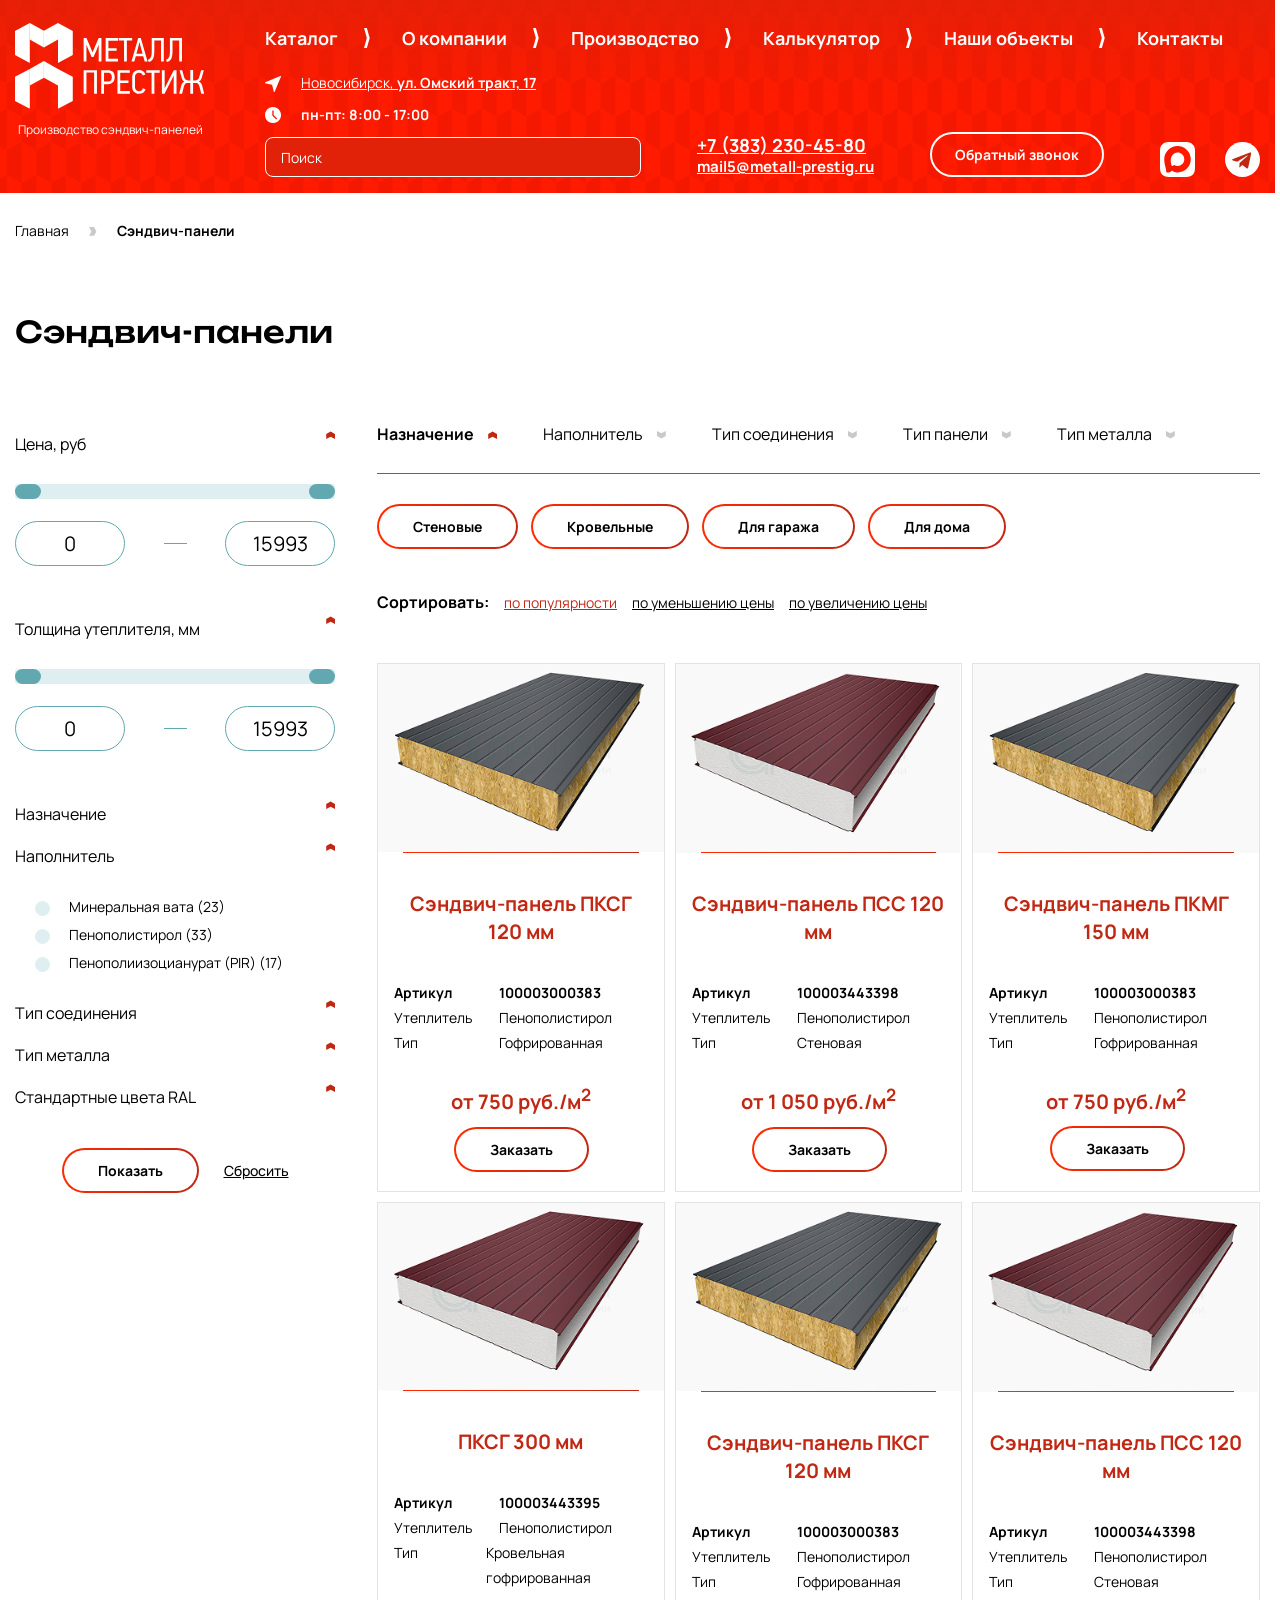
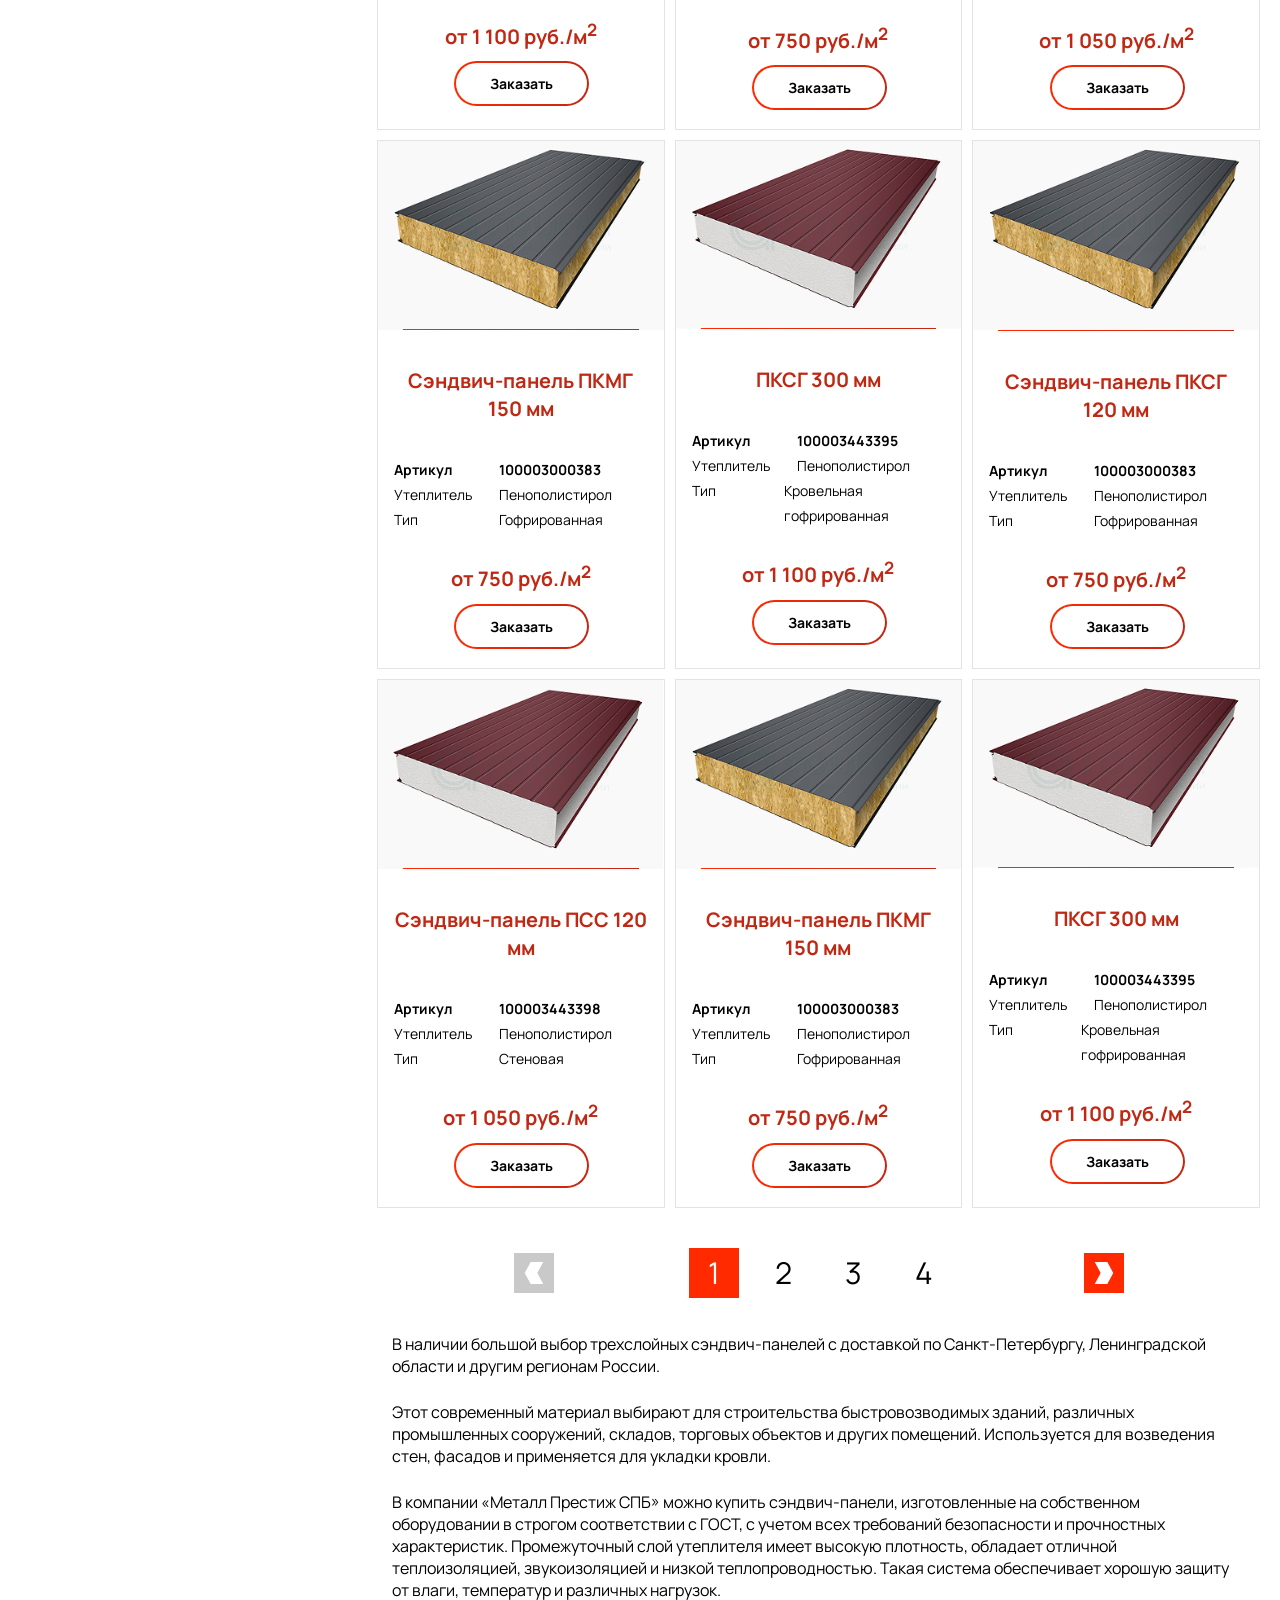
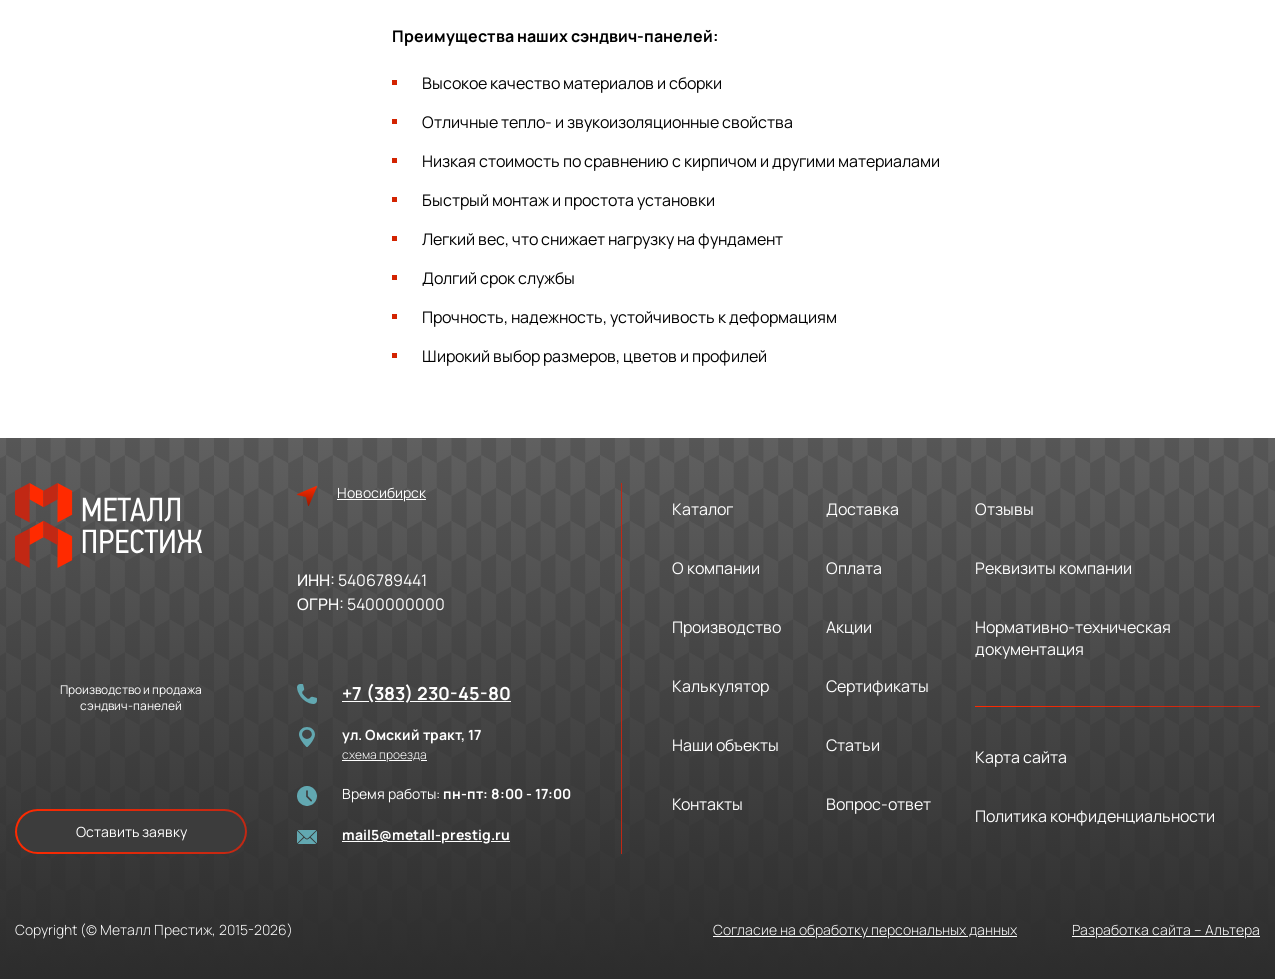
<file: catalog.html>
<!doctype html>
<html lang="ru">
	<head>
		<meta charset="UTF-8">
		<meta name="viewport" content="width=device-width, initial-scale=1.0">
		<title>Сэндвич-панели</title>
		<meta name="robots" content="noindex" />
		<link rel="stylesheet" href="./assets/css/nouislider.min.css">
		<link rel="stylesheet" href="./assets/css/main.css">
		
	</head>
	<body>
		<header>
			<div class="container header">
				<div class="header__logo">
					<a href="/mprestig/index.html" class="logo"><img src="./assets/images/logo.svg" alt="Производство сэндвич-панелей"></a>
					<div class="header__slogan">Производство сэндвич-панелей</div>
					<div class="header__phone only-tablet"><a href="tel:+73832304580">+7 (383) 230-45-80</a></div>
				</div>
				<div class="header_burger only-tablet" id="burger">
					<input type="checkbox" id="burger-checkbox" class="burger-checkbox">
					<label class="burger" for="burger-checkbox"></label>
				</div>
				<div class="header__right">
					<div class="header__info">
						<nav>
							<ul>
								<li><a href="#">Каталог</a></li>
								<li><a href="#">О компании</a></li>
								<li><a href="#">Производство</a></li>
								<li><a href="#">Калькулятор</a></li>
								<li><a href="#">Наши объекты</a></li>
								<li><a href="#">Контакты</a></li>
							</ul>
						</nav>
					</div>
					<div class="header__content">
						<div class="header__block address-search">
							<div class="header__content-address city-open">
								Новосибирск, <b>ул. Омский тракт, 17</b>

								<div class="cities">
									<div class="cities__inner content-page">
										<ul>
											<li class="active"><a href="#">Новосибирск</a></li>
											<li><a href="#">Иркутск</a></li>
											<li><a href="#">Красноярск</a></li>
											<li><a href="#">Тюмень</a></li>
											<li><a href="#">Улан-Удэ</a></li>
											<li><a href="#">Воронеж</a></li>
											<li><a href="#">Саратов</a></li>
											<li><a href="#">Санкт-Петербург</a></li>
											<li><a href="#">Иваново</a></li>
											<li><a href="#">Челябинск</a></li>
										</ul>
									</div>
								</div>
							</div>
							<div class="header__content-time">
								пн-пт: 8:00 - 17:00
							</div>
							<div class="header__content-search">
								<input type="search" value="Поиск" placeholder="Поиск" name="header__search">
							</div>
						</div>
						<div class="header__block">
							<div class="header__content-phone">
								<a href="tel:+73832304580">+7 (383) 230-45-80</a>
							</div>
							<div class="header__content-email">
								<a href="mailto:mail5@metall-prestig.ru">mail5@metall-prestig.ru</a>
							</div>
						</div>
						<div class="header__block">
							<div class="header__content-button">
								<a href="#" class="btn --white">Обратный звонок</a>
							</div>
						</div>
						<div class="header__content-socail">
							<a href="#"><img src="./assets/images/icons/icon_max.svg" alt="MAX"></a>
							<a href="#"><img src="./assets/images/icons/icon_tg.svg" alt="TG"></a>
						</div>
					</div>
				</div>
			</div>
		</header>
		<main>
			<section class="section container breadcrumbs">
				<div class="breadcrumbs__item">
					<a href="/" data-fragment="breacrumb-home">
					<span property="name">Главная</span>
					</a>
					<meta property="position" content="1">
				</div>
				<div class="breadcrumbs__item active">
					<span property="name">Сэндвич-панели</span>
					<meta property="position" content="2">
				</div>
			</section>
			<section class="section container content-page">
				<h1>Сэндвич-панели</h1>
			</section>
			<section class="section container catalog-pages --catalog">
				<div class="sidebar">
					<div class="filter" id="filter">
						<div class="filter-panel">
							<div class="filter__name">
								Цена, руб
							</div>
							<div class="filter__content">
								<div class="price-input-container number-slider__wrapper">	
									<div class="slider">						
										<div id="price-range__slider" class="number__slider"></div>
									</div>
									<div class="range-top price-input">
										<input type="number" class="min-input" value="0" data-limit="0" id="price-range__min">
										<div class="separator"></div>
										<input type="number" class="max-input" value="15993" data-limit="15993" id="price-range__max">				
									</div>
								</div>
							</div>
						</div>
						<div class="filter-panel">
							<div class="filter__name">
								Толщина утеплителя, мм
							</div>
							<div class="filter__content">
								<div class="price-input-container number-slider__wrapper">	
									<div class="slider">						
										<div id="thick__slider" class="number__slider"></div>
									</div>
									<div class="range-top price-input">
										<input type="number" class="min-input" value="0" data-limit="0" id="thick__min">
										<div class="separator"></div>
										<input type="number" class="max-input" value="15993" data-limit="15993" id="thick__max">				
									</div>
								</div>
							</div>
						</div>
						<div class="filter-panel accordion-item">
							<div class="filter__name accordion-header">
								Назначение
							</div>
							<div class="filter__content accordion-content">
								<div class="form-row">
									<div class="section-item form-field">
										<input value="gable" type="radio" id="nap-1" name="type-of-nap">
										<label for="nap-1">Минеральная вата (23)</label>
									</div>
									<div class="section-item form-field">
										<input value="lean-to" type="radio" id="nap-2" name="type-of-nap">
										<label for="nap-2">Пенополистирол (33) </label>
									</div>
									<div class="section-item form-field">
										<input value="lean-to" type="radio" id="nap-3" name="type-of-nap">
										<label for="nap-3">Пенополиизоцианурат (PIR) (17) </label>
									</div>
								</div>
							</div>
						</div>
						<div class="filter-panel accordion-item active">
							<div class="filter__name accordion-header">
								Наполнитель
							</div>
							<div class="filter__content accordion-content">
								<div class="form-row">
									<div class="section-item form-field">
										<input value="gable" type="radio" id="nap-4" name="type-of-nap">
										<label for="nap-4">Минеральная вата (23)</label>
									</div>
									<div class="section-item form-field">
										<input value="lean-to" type="radio" id="nap-5" name="type-of-nap">
										<label for="nap-5">Пенополистирол (33) </label>
									</div>
									<div class="section-item form-field">
										<input value="lean-to" type="radio" id="nap-6" name="type-of-nap">
										<label for="nap-6">Пенополиизоцианурат (PIR) (17) </label>
									</div>
								</div>
							</div>
						</div>
						<div class="filter-panel accordion-item">
							<div class="filter__name accordion-header">
								Тип соединения
							</div>
							<div class="filter__content accordion-content">
								<div class="form-row">
									<div class="section-item form-field">
										<input value="gable" type="radio" id="nap-7" name="type-of-nap">
										<label for="nap-7">Минеральная вата (23)</label>
									</div>
									<div class="section-item form-field">
										<input value="lean-to" type="radio" id="nap-8" name="type-of-nap">
										<label for="nap-8">Пенополистирол (33) </label>
									</div>
									<div class="section-item form-field">
										<input value="lean-to" type="radio" id="nap-9" name="type-of-nap">
										<label for="nap-9">Пенополиизоцианурат (PIR) (17) </label>
									</div>
								</div>
							</div>
						</div>
						<div class="filter-panel acc accordion-item">
							<div class="filter__name accordion-header">
								Тип металла
							</div>
							<div class="filter__content accordion-content">
								<div class="form-row">
									<div class="section-item form-field">
										<input value="gable" type="radio" id="nap-10" name="type-of-nap">
										<label for="nap-10">Минеральная вата (23)</label>
									</div>
									<div class="section-item form-field">
										<input value="lean-to" type="radio" id="nap-11" name="type-of-nap">
										<label for="nap-11">Пенополистирол (33) </label>
									</div>
									<div class="section-item form-field">
										<input value="lean-to" type="radio" id="nap-12" name="type-of-nap">
										<label for="nap-12">Пенополиизоцианурат (PIR) (17) </label>
									</div>
								</div>
							</div>
						</div>
						<div class="filter-panel acc accordion-item">
							<div class="filter__name accordion-header">
								Стандартные цвета RAL
							</div>
							<div class="filter__content accordion-content">
								<div class="colors__list">
									<div class="color__item">
										<div class="color RAL-9001"></div>
										<div class="name">RAL 9001</div>
									</div>
									<div class="color__item">
										<div class="color RAL-9002"></div>
										<div class="name">RAL 9002</div>
									</div>
									<div class="color__item">
										<div class="color RAL-7004"></div>
										<div class="name">RAL 7004</div>
									</div>
									<div class="color__item">
										<div class="color RAL-9001"></div>
										<div class="name">RAL 9001</div>
									</div>
									<div class="color__item">
										<div class="color RAL-9002"></div>
										<div class="name">RAL 9002</div>
									</div>
									<div class="color__item">
										<div class="color RAL-7004"></div>
										<div class="name">RAL 7004</div>
									</div>
									<div class="color__item">
										<div class="color RAL-9001"></div>
										<div class="name">RAL 9001</div>
									</div>
									<div class="color__item">
										<div class="color RAL-9002"></div>
										<div class="name">RAL 9002</div>
									</div>
									<div class="color__item">
										<div class="color RAL-7004"></div>
										<div class="name">RAL 7004</div>
									</div>
								</div>
							</div>
						</div>

						<div class="filter-bottom">
							<a href="#" class="btn">Показать</a>
							<a href="#">Сбросить</a>
						</div>
					</div>
				</div>
				<div class="content-area catalog">
					<div class="products__tabs">
						<div class="tabs card__details">
							<div class="tabs-list">
								<ul>
									<li class="tab-item active" data-tab="tabs-1">Назначение</li>
									<li class="tab-item" data-tab="tabs-2">Наполнитель</li>
									<li class="tab-item" data-tab="tabs-3">Тип соединения</li>
									<li class="tab-item" data-tab="tabs-4">Тип панели</li>
									<li class="tab-item" data-tab="tabs-5">Тип металла</li>
								</ul>
							</div>
							<div class="details-tabs__content">
								<div class="tab-content active accordion-item" data-tab="tabs-1">
									<div class="card__details-acc__header accordion-header active">
										Назначение
									</div>
									<div class="card__details-acc__content accordion-content">
										<div class="tags__list">
											<a href="#">Стеновые</a>
											<a href="#">Кровельные</a>
											<a href="#">Для гаража</a>
											<a href="#">Для дома</a>
										</div>
									</div>
								</div>
								<div class="tab-content accordion-item" data-tab="tabs-2">
									<div class="card__details-acc__header accordion-header">
										Наполнитель
									</div>
									<div class="card__details-acc__content accordion-content">
										<div class="tags__list">
											<a href="#">Кровельные</a>
											<a href="#">Для гаража</a>
											<a href="#">Для дома</a>
										</div>
									</div>
								</div>
								<div class="tab-content accordion-item" data-tab="tabs-3">
									<div class="card__details-acc__header accordion-header">
										Тип соединения
									</div>
									<div class="card__details-acc__content accordion-content">
										<div class="tags__list">
											<a href="#">Стеновые</a>
											<a href="#">Для гаража</a>
											<a href="#">Для дома</a>
										</div>
									</div>
								</div>
								<div class="tab-content accordion-item" data-tab="tabs-4">
									<div class="card__details-acc__header accordion-header">
										Тип панели
									</div>
									<div class="card__details-acc__content accordion-content">
										<div class="tags__list">
											<a href="#">Стеновые</a>
											<a href="#">Кровельные</a>
											<a href="#">Для дома</a>
										</div>
									</div>
								</div>
								<div class="tab-content accordion-item" data-tab="tabs-5">
									<div class="card__details-acc__header accordion-header">
										Тип металла
									</div>
									<div class="card__details-acc__content accordion-content">
										<div class="tags__list">
											<a href="#">Стеновые</a>
											<a href="#">Кровельные</a>
											<a href="#">Для гаража</a>
										</div>
									</div>
								</div>
							</div>
						</div>
					</div>
					<div class="products__extra only-mobile">
						<div class="btn --filter" id="filter-button">
							<svg width="16" height="16" viewBox="0 0 16 16" fill="none" xmlns="http://www.w3.org/2000/svg">
								<path d="M6.6081 16H6.32602C6.01125 15.899 5.79288 15.6529 5.79288 15.3047L5.79163 9.31688C5.79163 8.99599 5.68852 8.70984 5.50117 8.45272L0.12118 1.05915C-0.0410247 0.835952 -0.0326421 0.557983 0.100223 0.331519C0.208359 0.147569 0.422117 0 0.694553 0L15.3512 0.000817557C15.6215 0.000817557 15.8361 0.197849 15.9258 0.378529C16.0373 0.602948 16.026 0.857617 15.8722 1.06855L10.5052 8.44332C10.3153 8.70412 10.2084 8.99231 10.2084 9.31525L10.2055 14.2157C10.2055 14.4748 10.0563 14.7148 9.81069 14.8064L6.6081 16Z" fill="#C12814"/>
							</svg>
							Фильтры
						</div>
						<select name="sort">
							<option>Сортировать по:</option>
							<option value="popular">по популярности</option>
							<option value="desc">по уменьшению цены</option>
							<option value="asc">по увеличению цены</option>
						</select>
					</div>
					<div class="products__sort only-desktop">
						<div class="products__sort-title">Сортировать:</div>
						<div class="products__sort-popular sort active">по популярности</div>
						<div class="products__sort-desc sort">по уменьшению цены</div>
						<div class="products__sort-asc sort">по увеличению цены</div>
					</div>
					<div class="products__list">
						<div class="products__item">
							<div class="products__item-img">
								<img src="./assets/images/popular_item-1.png" alt="Сэндвич-панель ПКСГ 120 мм">
							</div>
							<div class="products__item-info">
								<div class="products__item-title">
									<a href="">Сэндвич-панель ПКСГ 120 мм</a>
								</div>
								<div class="products__options">
									<div class="products__options-item sku">
										<div class="products__options-key">Артикул</div>
										<div class="products__options-value">100003000383</div>
									</div>
									<div class="products__options-item">
										<div class="products__options-key">Утеплитель</div>
										<div class="products__options-value">Пенополистирол</div>
									</div>
									<div class="products__options-item">
										<div class="products__options-key">Тип</div>
										<div class="products__options-value">Гофрированная</div>
									</div>
								</div>
								<div class="products__bottom">
									<div class="products__bottom-price">от 750 руб./м<sup>2</sup></div>
									<div class="products__bottom-button"><a href="#" class="btn">Заказать</a></div>
								</div>
							</div>
						</div>
						<div class="products__item">
							<div class="products__item-img">
								<img src="./assets/images/popular_item-2.png" alt="Сэндвич-панель ПСС 120 мм">
							</div>
							<div class="products__item-info">
								<div class="products__item-title">
									<a href="">Сэндвич-панель ПСС 120 мм</a>
								</div>
								<div class="products__options">
									<div class="products__options-item sku">
										<div class="products__options-key">Артикул</div>
										<div class="products__options-value">100003443398</div>
									</div>
									<div class="products__options-item">
										<div class="products__options-key">Утеплитель</div>
										<div class="products__options-value">Пенополистирол</div>
									</div>
									<div class="products__options-item">
										<div class="products__options-key">Тип</div>
										<div class="products__options-value">Стеновая</div>
									</div>
								</div>
								<div class="products__bottom">
									<div class="products__bottom-price">от 1 050 руб./м<sup>2</sup></div>
									<div class="products__bottom-button"><a href="#" class="btn">Заказать</a></div>
								</div>
							</div>
						</div>
						<div class="products__item">
							<div class="products__item-img">
								<img src="./assets/images/popular_item-3.png" alt="Сэндвич-панель ПКМГ 150 мм">
							</div>
							<div class="products__item-info">
								<div class="products__item-title">
									<a href="">Сэндвич-панель ПКМГ 150 мм</a>
								</div>
								<div class="products__options">
									<div class="products__options-item sku">
										<div class="products__options-key">Артикул</div>
										<div class="products__options-value">100003000383</div>
									</div>
									<div class="products__options-item">
										<div class="products__options-key">Утеплитель</div>
										<div class="products__options-value">Пенополистирол</div>
									</div>
									<div class="products__options-item">
										<div class="products__options-key">Тип</div>
										<div class="products__options-value">Гофрированная</div>
									</div>
								</div>
								<div class="products__bottom">
									<div class="products__bottom-price">от 750 руб./м<sup>2</sup></div>
									<div class="products__bottom-button"><a href="#" class="btn">Заказать</a></div>
								</div>
							</div>
						</div>
						<div class="products__item">
							<div class="products__item-img">
								<img src="./assets/images/popular_item-4.png" alt="ПКСГ 300 мм">
							</div>
							<div class="products__item-info">
								<div class="products__item-title">
									<a href="">ПКСГ 300 мм</a>
								</div>
								<div class="products__options">
									<div class="products__options-item sku">
										<div class="products__options-key">Артикул</div>
										<div class="products__options-value">100003443395</div>
									</div>
									<div class="products__options-item">
										<div class="products__options-key">Утеплитель</div>
										<div class="products__options-value">Пенополистирол</div>
									</div>
									<div class="products__options-item">
										<div class="products__options-key">Тип</div>
										<div class="products__options-value">Кровельная гофрированная</div>
									</div>
								</div>
								<div class="products__bottom">
									<div class="products__bottom-price">от 1 100 руб./м<sup>2</sup></div>
									<div class="products__bottom-button"><a href="#" class="btn">Заказать</a></div>
								</div>
							</div>
						</div>
						<div class="products__item">
							<div class="products__item-img">
								<img src="./assets/images/popular_item-1.png" alt="Сэндвич-панель ПКСГ 120 мм">
							</div>
							<div class="products__item-info">
								<div class="products__item-title">
									<a href="">Сэндвич-панель ПКСГ 120 мм</a>
								</div>
								<div class="products__options">
									<div class="products__options-item sku">
										<div class="products__options-key">Артикул</div>
										<div class="products__options-value">100003000383</div>
									</div>
									<div class="products__options-item">
										<div class="products__options-key">Утеплитель</div>
										<div class="products__options-value">Пенополистирол</div>
									</div>
									<div class="products__options-item">
										<div class="products__options-key">Тип</div>
										<div class="products__options-value">Гофрированная</div>
									</div>
								</div>
								<div class="products__bottom">
									<div class="products__bottom-price">от 750 руб./м<sup>2</sup></div>
									<div class="products__bottom-button"><a href="#" class="btn">Заказать</a></div>
								</div>
							</div>
						</div>
						<div class="products__item">
							<div class="products__item-img">
								<img src="./assets/images/popular_item-2.png" alt="Сэндвич-панель ПСС 120 мм">
							</div>
							<div class="products__item-info">
								<div class="products__item-title">
									<a href="">Сэндвич-панель ПСС 120 мм</a>
								</div>
								<div class="products__options">
									<div class="products__options-item sku">
										<div class="products__options-key">Артикул</div>
										<div class="products__options-value">100003443398</div>
									</div>
									<div class="products__options-item">
										<div class="products__options-key">Утеплитель</div>
										<div class="products__options-value">Пенополистирол</div>
									</div>
									<div class="products__options-item">
										<div class="products__options-key">Тип</div>
										<div class="products__options-value">Стеновая</div>
									</div>
								</div>
								<div class="products__bottom">
									<div class="products__bottom-price">от 1 050 руб./м<sup>2</sup></div>
									<div class="products__bottom-button"><a href="#" class="btn">Заказать</a></div>
								</div>
							</div>
						</div>
						<div class="products__item">
							<div class="products__item-img">
								<img src="./assets/images/popular_item-3.png" alt="Сэндвич-панель ПКМГ 150 мм">
							</div>
							<div class="products__item-info">
								<div class="products__item-title">
									<a href="">Сэндвич-панель ПКМГ 150 мм</a>
								</div>
								<div class="products__options">
									<div class="products__options-item sku">
										<div class="products__options-key">Артикул</div>
										<div class="products__options-value">100003000383</div>
									</div>
									<div class="products__options-item">
										<div class="products__options-key">Утеплитель</div>
										<div class="products__options-value">Пенополистирол</div>
									</div>
									<div class="products__options-item">
										<div class="products__options-key">Тип</div>
										<div class="products__options-value">Гофрированная</div>
									</div>
								</div>
								<div class="products__bottom">
									<div class="products__bottom-price">от 750 руб./м<sup>2</sup></div>
									<div class="products__bottom-button"><a href="#" class="btn">Заказать</a></div>
								</div>
							</div>
						</div>
						<div class="products__item">
							<div class="products__item-img">
								<img src="./assets/images/popular_item-4.png" alt="ПКСГ 300 мм">
							</div>
							<div class="products__item-info">
								<div class="products__item-title">
									<a href="">ПКСГ 300 мм</a>
								</div>
								<div class="products__options">
									<div class="products__options-item sku">
										<div class="products__options-key">Артикул</div>
										<div class="products__options-value">100003443395</div>
									</div>
									<div class="products__options-item">
										<div class="products__options-key">Утеплитель</div>
										<div class="products__options-value">Пенополистирол</div>
									</div>
									<div class="products__options-item">
										<div class="products__options-key">Тип</div>
										<div class="products__options-value">Кровельная гофрированная</div>
									</div>
								</div>
								<div class="products__bottom">
									<div class="products__bottom-price">от 1 100 руб./м<sup>2</sup></div>
									<div class="products__bottom-button"><a href="#" class="btn">Заказать</a></div>
								</div>
							</div>
						</div>
						<div class="products__item">
							<div class="products__item-img">
								<img src="./assets/images/popular_item-1.png" alt="Сэндвич-панель ПКСГ 120 мм">
							</div>
							<div class="products__item-info">
								<div class="products__item-title">
									<a href="">Сэндвич-панель ПКСГ 120 мм</a>
								</div>
								<div class="products__options">
									<div class="products__options-item sku">
										<div class="products__options-key">Артикул</div>
										<div class="products__options-value">100003000383</div>
									</div>
									<div class="products__options-item">
										<div class="products__options-key">Утеплитель</div>
										<div class="products__options-value">Пенополистирол</div>
									</div>
									<div class="products__options-item">
										<div class="products__options-key">Тип</div>
										<div class="products__options-value">Гофрированная</div>
									</div>
								</div>
								<div class="products__bottom">
									<div class="products__bottom-price">от 750 руб./м<sup>2</sup></div>
									<div class="products__bottom-button"><a href="#" class="btn">Заказать</a></div>
								</div>
							</div>
						</div>
						<div class="products__item">
							<div class="products__item-img">
								<img src="./assets/images/popular_item-2.png" alt="Сэндвич-панель ПСС 120 мм">
							</div>
							<div class="products__item-info">
								<div class="products__item-title">
									<a href="">Сэндвич-панель ПСС 120 мм</a>
								</div>
								<div class="products__options">
									<div class="products__options-item sku">
										<div class="products__options-key">Артикул</div>
										<div class="products__options-value">100003443398</div>
									</div>
									<div class="products__options-item">
										<div class="products__options-key">Утеплитель</div>
										<div class="products__options-value">Пенополистирол</div>
									</div>
									<div class="products__options-item">
										<div class="products__options-key">Тип</div>
										<div class="products__options-value">Стеновая</div>
									</div>
								</div>
								<div class="products__bottom">
									<div class="products__bottom-price">от 1 050 руб./м<sup>2</sup></div>
									<div class="products__bottom-button"><a href="#" class="btn">Заказать</a></div>
								</div>
							</div>
						</div>
						<div class="products__item">
							<div class="products__item-img">
								<img src="./assets/images/popular_item-3.png" alt="Сэндвич-панель ПКМГ 150 мм">
							</div>
							<div class="products__item-info">
								<div class="products__item-title">
									<a href="">Сэндвич-панель ПКМГ 150 мм</a>
								</div>
								<div class="products__options">
									<div class="products__options-item sku">
										<div class="products__options-key">Артикул</div>
										<div class="products__options-value">100003000383</div>
									</div>
									<div class="products__options-item">
										<div class="products__options-key">Утеплитель</div>
										<div class="products__options-value">Пенополистирол</div>
									</div>
									<div class="products__options-item">
										<div class="products__options-key">Тип</div>
										<div class="products__options-value">Гофрированная</div>
									</div>
								</div>
								<div class="products__bottom">
									<div class="products__bottom-price">от 750 руб./м<sup>2</sup></div>
									<div class="products__bottom-button"><a href="#" class="btn">Заказать</a></div>
								</div>
							</div>
						</div>
						<div class="products__item">
							<div class="products__item-img">
								<img src="./assets/images/popular_item-4.png" alt="ПКСГ 300 мм">
							</div>
							<div class="products__item-info">
								<div class="products__item-title">
									<a href="">ПКСГ 300 мм</a>
								</div>
								<div class="products__options">
									<div class="products__options-item sku">
										<div class="products__options-key">Артикул</div>
										<div class="products__options-value">100003443395</div>
									</div>
									<div class="products__options-item">
										<div class="products__options-key">Утеплитель</div>
										<div class="products__options-value">Пенополистирол</div>
									</div>
									<div class="products__options-item">
										<div class="products__options-key">Тип</div>
										<div class="products__options-value">Кровельная гофрированная</div>
									</div>
								</div>
								<div class="products__bottom">
									<div class="products__bottom-price">от 1 100 руб./м<sup>2</sup></div>
									<div class="products__bottom-button"><a href="#" class="btn">Заказать</a></div>
								</div>
							</div>
						</div>
					</div>
					<div class="section pagination">
						<ul>
							<li class="arrow --left disabled">
								<svg width="40" height="40" viewBox="0 0 40 40" fill="none" xmlns="http://www.w3.org/2000/svg">
									<path d="M40 0H0V40H40V0Z" fill="#FF2A00"/>
									<path fill-rule="evenodd" clip-rule="evenodd" d="M23.3295 20L29.2486 9.01733H16.6705L10.7515 20L16.6705 30.9827H29.2486L23.3295 20Z" fill="white"/>
								</svg>
							</li>
							<li class="active">1</li>
							<li><a href="#">2</a></li>
							<li><a href="#">3</a></li>
							<li><a href="#">4</a></li>
							<li class="arrow --right">
								<a href="#">
									<svg width="40" height="40" viewBox="0 0 40 40" fill="none" xmlns="http://www.w3.org/2000/svg">
										<path d="M0 40L40 40L40 3.49691e-06L3.49691e-06 0L0 40Z" fill="#FF2A00"/>
										<path fill-rule="evenodd" clip-rule="evenodd" d="M16.6705 20L10.7514 30.9827L23.3295 30.9827L29.2485 20L23.3295 9.01735L10.7514 9.01735L16.6705 20Z" fill="white"/>
									</svg>
								</a>
							</li>
						</ul>
					</div>
					<div class="section container seo-text content-page">
						<p>В наличии большой выбор трехслойных сэндвич-панелей с доставкой по Санкт-Петербургу, Ленинградской области и другим регионам России.</p>
						<p>Этот современный материал выбирают для строительства быстровозводимых зданий, различных промышленных сооружений, складов, торговых объектов и других помещений. Используется для возведения стен, фасадов и применяется для укладки кровли.</p>
						<p>В компании «Металл Престиж СПБ» можно купить сэндвич-панели, изготовленные на собственном оборудовании в строгом соответствии с ГОСТ, с учетом всех требований безопасности и прочностных характеристик. Промежуточный слой утеплителя имеет высокую плотность, обладает отличной теплоизоляцией, звукоизоляцией и низкой теплопроводностью. Такая система обеспечивает хорошую защиту от влаги, температур и различных нагрузок.</p>
						<p><b>Преимущества наших сэндвич-панелей:</b></p>
						<ul>
							<li>Высокое качество материалов и сборки</li>
							<li>Отличные тепло- и звукоизоляционные свойства</li>
							<li>Низкая стоимость по сравнению с кирпичом и другими материалами</li>
							<li>Быстрый монтаж и простота установки</li>
							<li>Легкий вес, что снижает нагрузку на фундамент</li>
							<li>Долгий срок службы</li>
							<li>Прочность, надежность, устойчивость к деформациям</li>
							<li>Широкий выбор размеров, цветов и профилей</li>
						</ul>
					</div>
				</div>
			</section>
		</main>
		<footer>
			<div class="container footer">
				<div class="footer__logo">
					<a href="/"><img src="./assets/images/logo__footer.svg" alt="Производство сэндвич-панелей"></a>
				</div>
				<div class="footer__info">
					<div class="footer__slogan">Производство и продажа <br>сэндвич-панелей</div>
					<div class="footer__btn"><a href="#" class="btn --grey">Оставить заявку</a></div>
				</div>
				<div class="footer__city city-open">
					Новосибирск

					<div class="cities">
						<div class="cities__inner content-page">
							<ul>
								<li class="active"><a href="#">Новосибирск</a></li>
								<li><a href="#">Иркутск</a></li>
								<li><a href="#">Красноярск</a></li>
								<li><a href="#">Тюмень</a></li>
								<li><a href="#">Улан-Удэ</a></li>
								<li><a href="#">Воронеж</a></li>
								<li><a href="#">Саратов</a></li>
								<li><a href="#">Санкт-Петербург</a></li>
								<li><a href="#">Иваново</a></li>
								<li><a href="#">Челябинск</a></li>
							</ul>
						</div>
					</div>
				</div>
				<div class="footer__details">
					<p><b>ИНН:</b> 5406789441</p>
					<p><b>ОГРН:</b> 5400000000</p>
				</div>
				<div class="footer__contacts contacts">
					<div class="contacts__phone footer__phone">
						<a href="tel:+73832304580">+7 (383) 230-45-80</a>
					</div>
					<div class="contacts__address footer__address">
						<p>ул. Омский тракт, 17</p>
						<p><a href="#">схема проезда</a></p>
					</div>
					<div class="contacts__time footer__time">
						Время работы: <b>пн-пт: 8:00 - 17:00</b>
					</div>
					<div class="contacts__email footer__email">
						<a href="mailto:mail5@metall-prestig.ru">mail5@metall-prestig.ru</a>
					</div>
				</div>
				<div class="footer__menu">
					<ul class="menu-1 only-desktop">
						<li><a href="#">Каталог</a></li>
						<li><a href="#">О компании</a></li>
						<li><a href="#">Производство</a></li>
						<li><a href="#">Калькулятор</a></li>
						<li><a href="#">Наши объекты</a></li>
						<li><a href="#">Контакты</a></li>
					</ul>
					<ul class="menu-2 only-desktop">
						<li><a href="#">Доставка</a></li>
						<li><a href="#">Оплата</a></li>
						<li><a href="#">Акции</a></li>
						<li><a href="#">Сертификаты</a></li>
						<li><a href="#">Статьи</a></li>
						<li><a href="#">Вопрос-ответ</a></li>
					</ul>
					<ul class="menu-3 only-desktop">
						<li><a href="#">Отзывы</a></li>
						<li><a href="#">Реквизиты компании</a></li>
						<li><a href="#">Нормативно-техническая документация</a></li>
					</ul>
					<ul class="menu-4">
						<li><a href="#">Карта сайта</a></li>
						<li><a href="#">Политика конфиденциальности</a></li>
					</ul>
				</div>
				<div class="footer__copyright">
					Copyright (© Металл Престиж, 2015-2026)
				</div>
				<div class="footer__links">
					<a href="#">Согласие на обработку персональных данных</a>
					<a href="#">Разработка сайта – Альтера</a>
				</div>
			</div>
		</footer>
		<div class="mobile-burger">
			<div class="mobile-burger__inner">
				<div class="close"></div>
					<div class="mobile-burger__top">
						<div class="mobile-burger__logo">
							<img src="./assets/images/logo__mobile.svg" alt="Производство сэндвич-панелей">
						</div>
						<div class="mobile-burger__city city-open">
							Новосибирск

							<div class="cities">
								<div class="cities__inner content-page">
									<ul>
										<li class="active"><a href="#">Новосибирск</a></li>
										<li><a href="#">Иркутск</a></li>
										<li><a href="#">Красноярск</a></li>
										<li><a href="#">Тюмень</a></li>
										<li><a href="#">Улан-Удэ</a></li>
										<li><a href="#">Воронеж</a></li>
										<li><a href="#">Саратов</a></li>
										<li><a href="#">Санкт-Петербург</a></li>
										<li><a href="#">Иваново</a></li>
										<li><a href="#">Челябинск</a></li>
									</ul>
								</div>
							</div>
						</div>
						<div class="mobile-burger__button">
							<a href="#" class="btn">Обратный звонок</a>
						</div>
						<div class="mobile-burger__social">
							<a href="#"><img src="./assets/images/icons/max.svg" alt="MAX"></a>
							<a href="#"><img src="./assets/images/icons/tg.svg" alt="TG"></a>
						</div>
						<div class="mobile-burger__search">
							<form>
								<div class="form-field">
									<label><input type="search" value="Поиск"></label>
								</div>
								<button class="search">Поиск</button>
							</form>
						</div>
					</div>
					<div class="mobile-burger__menu">
						<ul>
							<li><a href="#">Каталог</a></li>
							<li><a href="#">О компании</a></li>
							<li><a href="#">Производство</a></li>
							<li><a href="#">Калькулятор</a></li>
							<li><a href="#">Наши объекты</a></li>
							<li><a href="#">Контакты</a></li>
						</ul>
					</div>
					<div class="mobile-burger__contacts contacts">
						<div class="contacts__phone">
							<a href="tel:+73832304580">+7 (383) 230-45-80</a>
						</div>
						<div class="contacts__email">
							<a href="mailto:mail5@metall-prestig.ru">mail5@metall-prestig.ru</a>
						</div>
						<div class="contacts__address">
							<p>ул. Омский тракт, 17</p>
							<p><a href="#">схема проезда</a></p>
						</div>
						<div class="contacts__time">
							Время работы: <b>пн-пт: 8:00 - 17:00</b>
						</div>
					</div>
			</div>
		</div>
		<div class="mobile-filter"><div class="close"></div><div class="mobile-filter__inner"></div></div>
		<div class="overlay"></div>
		<script src="./assets/js/swiper-bundle.min.js"></script>
		<script src="./assets/js/fancybox.umd.js"></script>
		<script src="./assets/js/nouislider.min.js"></script>
		<script src="./assets/js/main.js"></script>
	</body>
</html>
</file>
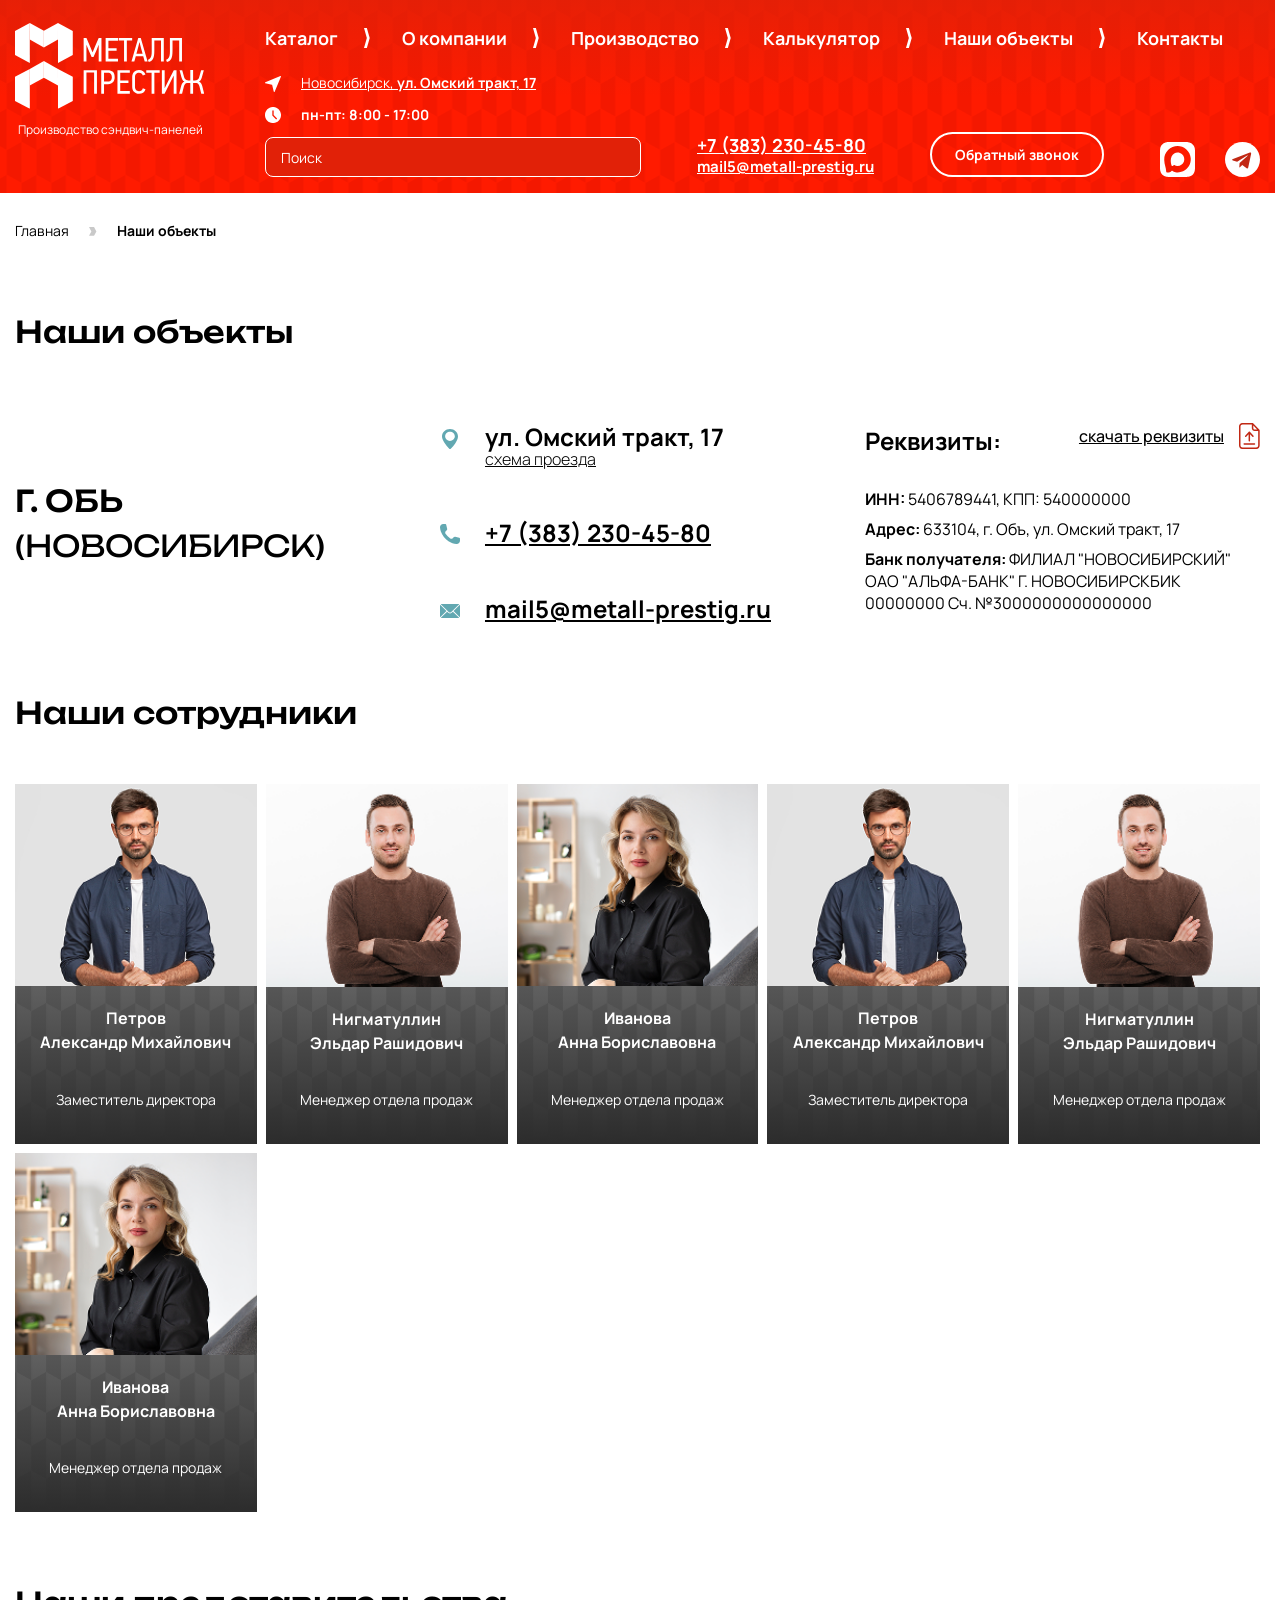
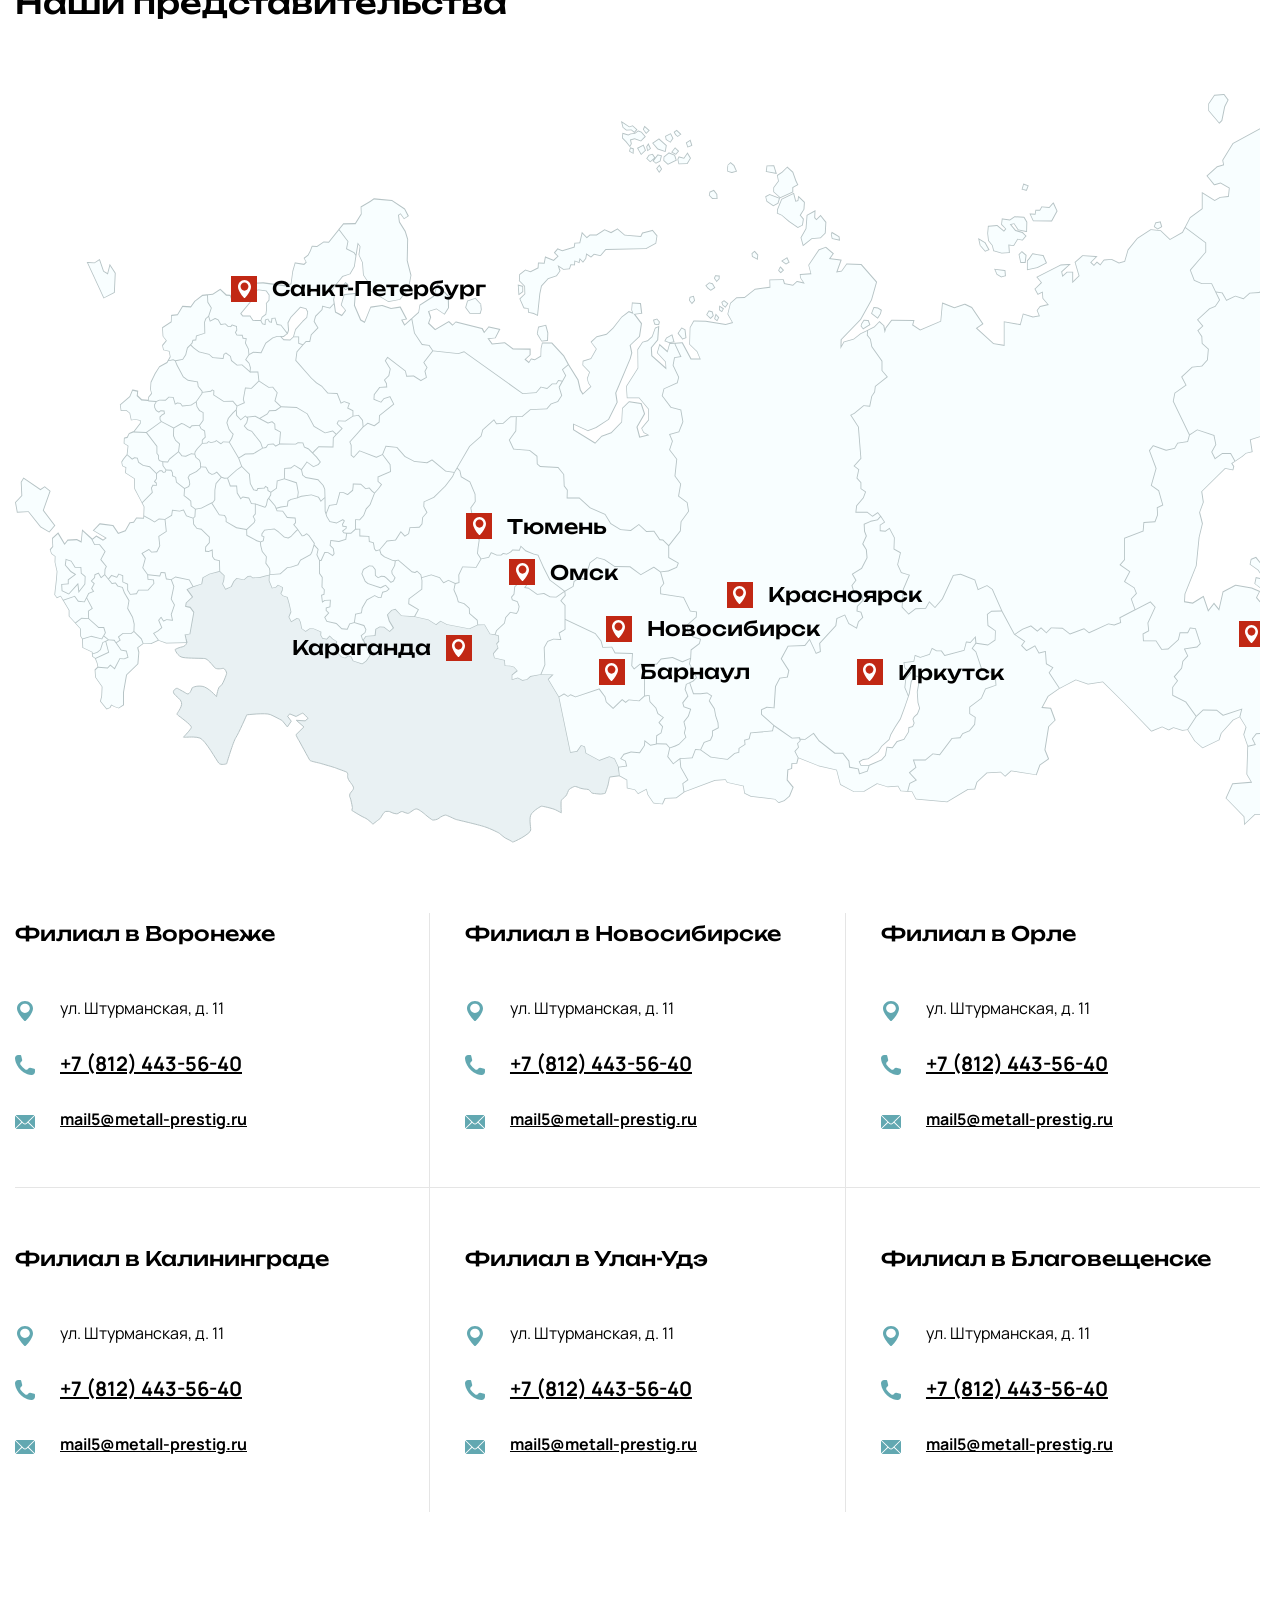
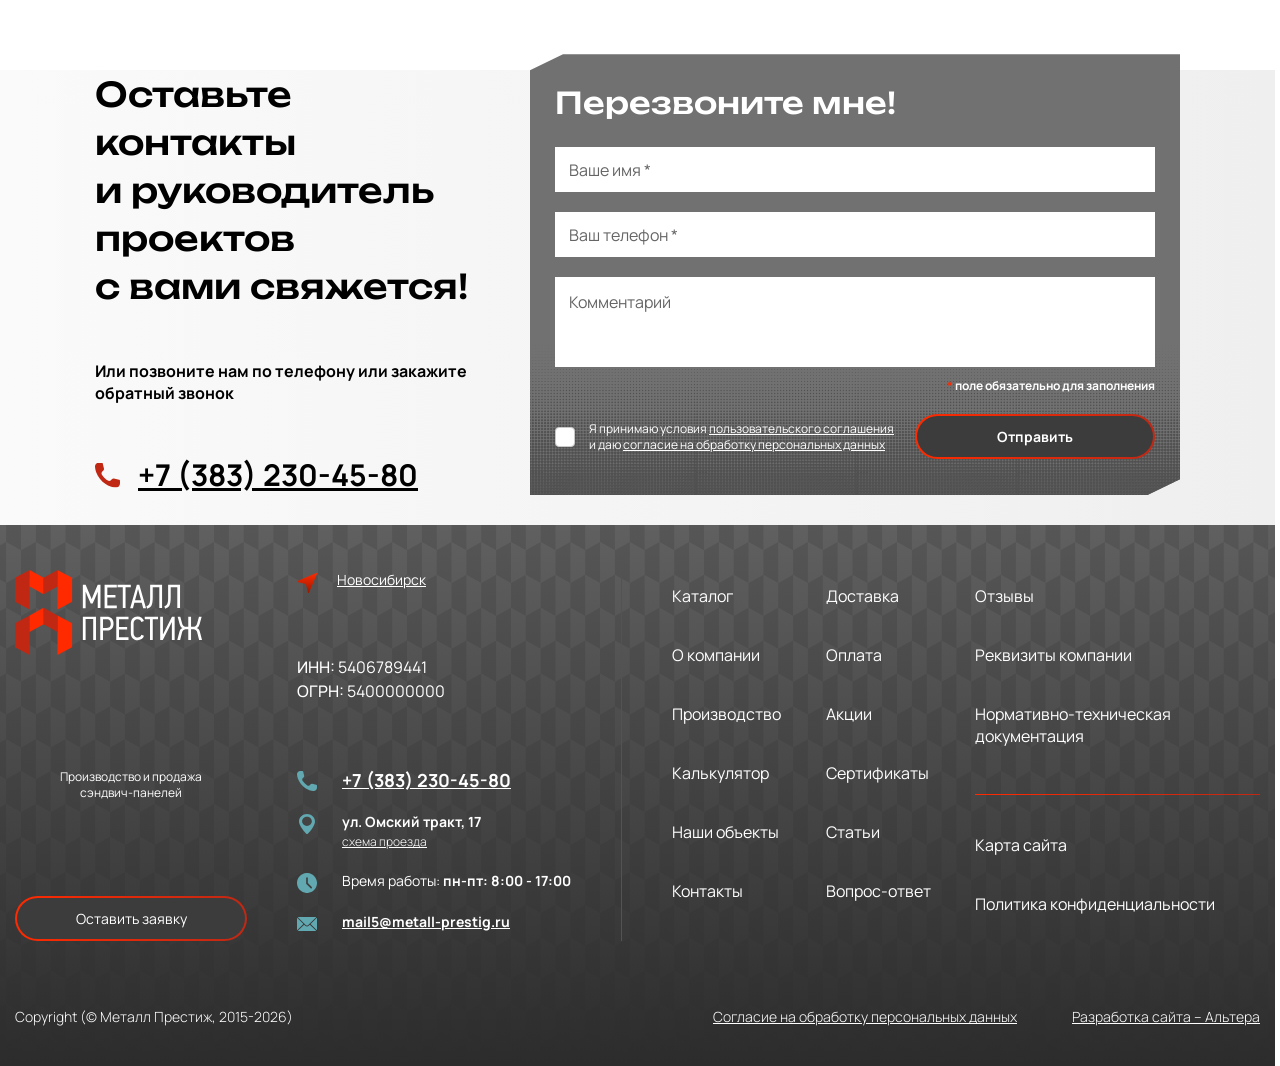
<file: contacts.html>
<!doctype html>
<html lang="ru">
	<head>
		<meta charset="UTF-8">
		<meta name="viewport" content="width=device-width, initial-scale=1.0">
		<title>Контакты</title>
		<meta name="robots" content="noindex" />
		<link rel="stylesheet" href="./assets/css/swiper-bundle.min.css">
		<link rel="stylesheet" href="./assets/css/fancybox.css">
		<link rel="stylesheet" href="./assets/css/main.css">
		
	</head>
	<body>
		<header>
			<div class="container header">
				<div class="header__logo">
					<a href="/mprestig/index.html" class="logo"><img src="./assets/images/logo.svg" alt="Производство сэндвич-панелей"></a>
					<div class="header__slogan">Производство сэндвич-панелей</div>
					<div class="header__phone only-tablet"><a href="tel:+73832304580">+7 (383) 230-45-80</a></div>
				</div>
				<div class="header_burger only-tablet" id="burger">
					<input type="checkbox" id="burger-checkbox" class="burger-checkbox">
					<label class="burger" for="burger-checkbox"></label>
				</div>
				<div class="header__right">
					<div class="header__info">
						<nav>
							<ul>
								<li><a href="#">Каталог</a></li>
								<li><a href="#">О компании</a></li>
								<li><a href="#">Производство</a></li>
								<li><a href="#">Калькулятор</a></li>
								<li><a href="#">Наши объекты</a></li>
								<li><a href="#">Контакты</a></li>
							</ul>
						</nav>
					</div>
					<div class="header__content">
						<div class="header__block address-search">
							<div class="header__content-address city-open">
								Новосибирск, <b>ул. Омский тракт, 17</b>

								<div class="cities">
									<div class="cities__inner content-page">
										<ul>
											<li class="active"><a href="#">Новосибирск</a></li>
											<li><a href="#">Иркутск</a></li>
											<li><a href="#">Красноярск</a></li>
											<li><a href="#">Тюмень</a></li>
											<li><a href="#">Улан-Удэ</a></li>
											<li><a href="#">Воронеж</a></li>
											<li><a href="#">Саратов</a></li>
											<li><a href="#">Санкт-Петербург</a></li>
											<li><a href="#">Иваново</a></li>
											<li><a href="#">Челябинск</a></li>
										</ul>
									</div>
								</div>
							</div>
							<div class="header__content-time">
								пн-пт: 8:00 - 17:00
							</div>
							<div class="header__content-search">
								<input type="search" value="Поиск" placeholder="Поиск" name="header__search">
							</div>
						</div>
						<div class="header__block">
							<div class="header__content-phone">
								<a href="tel:+73832304580">+7 (383) 230-45-80</a>
							</div>
							<div class="header__content-email">
								<a href="mailto:mail5@metall-prestig.ru">mail5@metall-prestig.ru</a>
							</div>
						</div>
						<div class="header__block">
							<div class="header__content-button">
								<a href="#" class="btn --white">Обратный звонок</a>
							</div>
						</div>
						<div class="header__content-socail">
							<a href="#"><img src="./assets/images/icons/icon_max.svg" alt="MAX"></a>
							<a href="#"><img src="./assets/images/icons/icon_tg.svg" alt="TG"></a>
						</div>
					</div>
				</div>
			</div>
		</header>
		<main>
			<section class="section container breadcrumbs">
				<div class="breadcrumbs__item">
					<a href="/" data-fragment="breacrumb-home">
					<span property="name">Главная</span>
					</a>
					<meta property="position" content="1">
				</div>
				<div class="breadcrumbs__item active">
					<span property="name">Наши объекты</span>
					<meta property="position" content="2">
				</div>
			</section>
			<section class="section container content-page">
				<h1>Наши объекты</h1>
			</section>
			<div class="section container contacts-page">
				<div class="contacts__block contacts__title">
					<div class="contacts__block-title">
						<span>г. ОбЬ</span><br> (НОВОСИБИРСК)
					</div>
				</div>
				<div class="contacts__block">
					<div class="contacts">
						<div class="contacts__address">
							<p>ул. Омский тракт, 17</p>
							<p><a href="#" class="scheme">схема проезда</a></p>
						</div>
						<div class="contacts__phone">
							<a href="tel:+73832304580">+7 (383) 230-45-80</a>
						</div>
						<div class="contacts__email">
							<a href="mailto:mail5@metall-prestig.ru">mail5@metall-prestig.ru</a>
						</div>
					</div>
				</div>
				<div class="contacts__block pay__details">
					<div class="pay__title">
						Реквизиты:
					</div>
					<p><b>ИНН:</b> 5406789441, КПП: 540000000</p>
					<p><b>Адрес:</b> 633104, г. Объ, ул. Омский тракт, 17</p>
					<p><b>Банк получателя:</b>  ФИЛИАЛ "НОВОСИБИРСКИЙ"  ОАО "АЛЬФА-БАНК" Г. НОВОСИБИРСКБИК 00000000 Сч. №3000000000000000</p>
					<a href="#" class="pay__details-download">
						<span>скачать реквизиты</span>
						<img src="./assets/images/icons/icon_document.svg" alt="скачать реквизиты">
					</a>
				</div>
			</div>
			<section class="section container team">
				<h2>Наши сотрудники</h2>
				<div class="team__list">
					<div class="team__item">
						<div class="team__item-img">
							<img src="./assets/images/team-1.png" alt="Петров Александр Михайлович">
						</div>
						<div class="team__item-info team__info">
							<div class="team__info-name">Петров <br>Александр Михайлович</div>
							<div class="team__info-post">Заместитель директора</div>
						</div>
					</div>
					<div class="team__item">
						<div class="team__item-img">
							<img src="./assets/images/team-2.png" alt="Нигматуллин Эльдар Рашидович">
						</div>
						<div class="team__item-info team__info">
							<div class="team__info-name">Нигматуллин <br>Эльдар Рашидович</div>
							<div class="team__info-post">Менеджер отдела продаж</div>
						</div>
					</div>
					<div class="team__item">
						<div class="team__item-img">
							<img src="./assets/images/team-3.png" alt="Иванова Анна Бориславовна">
						</div>
						<div class="team__item-info team__info">
							<div class="team__info-name">Иванова <br>Анна Бориславовна</div>
							<div class="team__info-post">Менеджер отдела продаж</div>
						</div>
					</div>
					<div class="team__item">
						<div class="team__item-img">
							<img src="./assets/images/team-1.png" alt="Петров Александр Михайлович">
						</div>
						<div class="team__item-info team__info">
							<div class="team__info-name">Петров <br>Александр Михайлович</div>
							<div class="team__info-post">Заместитель директора</div>
						</div>
					</div>
					<div class="team__item">
						<div class="team__item-img">
							<img src="./assets/images/team-2.png" alt="Нигматуллин Эльдар Рашидович">
						</div>
						<div class="team__item-info team__info">
							<div class="team__info-name">Нигматуллин <br>Эльдар Рашидович</div>
							<div class="team__info-post">Менеджер отдела продаж</div>
						</div>
					</div>
					<div class="team__item">
						<div class="team__item-img">
							<img src="./assets/images/team-3.png" alt="Иванова Анна Бориславовна">
						</div>
						<div class="team__item-info team__info">
							<div class="team__info-name">Иванова <br>Анна Бориславовна</div>
							<div class="team__info-post">Менеджер отдела продаж</div>
						</div>
					</div>
				</div>
			</section>
			<section class="section container about-geography">
				<div class="section__title">
					<h2>Наши представительства</h2>
				</div>
				<div class="map">
					<div class="offices__content">
						<img src="./assets/images/map.svg" class="img-map" alt="Наши представительства">
						<div class="pin pin-1">
							<div class="city">
								Красноярск
							</div>
							<div class="info contacts">
								<div class="contacts__city">
									Красноярск
								</div>
								<div class="contacts__phone">
									<a href="tel:83912190059">8 (391) 219-00-59</a>
								</div>
								<div class="contacts__address">
									<p>г. Красноярск>, ул. Молокова 37а</p>
								</div>
								<div class="contacts__email">
									<a href="mailto:krsn14@metall-prestig.ru">krsn14@metall-prestig.ru</a> <br>
									<a href="mailto:krsn1@metall-prestig.ru">krsn1@metall-prestig.ru</a>
								</div>
							</div>
						</div>
						<div class="pin pin-2">
							<div class="city">
								Новосибирск
							</div>
							<div class="info contacts">
								<div class="contacts__city">
									Новосибирск
								</div>
								<div class="contacts__phone">
									<a href="tel:+73832304580">+7 (383) 230-45-80</a>, <br>
									<a href="tel:+73832304580">+7 (383) 230-45-80</a>, <br>
									<a href="tel:88003338518">8-800-333-8518</a>
								</div>
								<div class="contacts__address">
									<p><strong>Головной офис:</strong> г. Новосибирск, ул. Станционная, 60</p>
								</div>
								<div class="contacts__email">
									<a href="mailto:mail3@metall-prestig.ru">mail3@metall-prestig.ru</a>
								</div>
							</div>
						</div>
						<div class="pin pin-3">
							<div class="city">
								Иркутск
							</div>
							<div class="info contacts">
								<div class="contacts__city">
									Иркутск
								</div>
								<div class="contacts__phone">
									<a href="tel:+73832304580">+7 (383) 230-45-80</a>, <br>
									<a href="tel:+73832304580">+7 (383) 230-45-80</a>, <br>
									<a href="tel:88003338518">8-800-333-8518</a>
								</div>
								<div class="contacts__address">
									<p>г. Иркутск</p>
								</div>
								<div class="contacts__email">
									<a href="mailto:mail3@metall-prestig.ru">mail3@metall-prestig.ru</a>
								</div>
							</div>
						</div>
						<div class="pin pin-4 to-right">
							<div class="city">
								Караганда
							</div>
							<div class="info contacts">
								<div class="contacts__city">
									Караганда
								</div>
								<div class="contacts__phone">
									<a href="tel:87212788877">8 (7212) 78-88-77</a>
								</div>
								<div class="contacts__address">
									<p>г. Караганда, 100012, РК, ул. Жамбыла, д. 34</p>
								</div>
								<div class="contacts__email">
									<a href="mailto:kz1@metall-prestig.ru">kz1@metall-prestig.ru</a>
								</div>
							</div>
						</div>
						<div class="pin pin-5">
							<div class="city">
								Омск
							</div>
							<div class="info contacts">
								<div class="contacts__city">
									Омск
								</div>
								<div class="contacts__phone">
									<a href="tel:89136621628">8 (913) 662-16-28</a>
								</div>
								<div class="contacts__address">
									<p>г. Омск</p>
								</div>
								<div class="contacts__email">
									<a href="mailto:torgpred14@metall-prestig.ru">torgpred14@metall-prestig.ru</a>
								</div>
							</div>
						</div>
						<div class="pin pin-6">
							<div class="city">
								Тюмень
							</div>
							<div class="info contacts">
								<div class="contacts__city">
									Тюмень
								</div>
								<div class="contacts__phone">
									<a href="tel:+79831490097">+7 983 149-00-97</a>, <br>
									8-800-333-8518
								</div>
								<div class="contacts__address">
									<p>г. Тюмень</p>
								</div>
								<div class="contacts__email">
									<a href="mailto:mail3@metall-prestig.ru">mail3@metall-prestig.ru</a>
								</div>
							</div>
						</div>
						<div class="pin pin-7">
							<div class="city">
								Санкт-Петербург
							</div>
							<div class="info contacts">
								<div class="contacts__city">
									Санкт-Петербург
								</div>
								<div class="contacts__phone">
									<a href="tel:88003338518">8-800-333-8518</a>
								</div>
								<div class="contacts__address">
									<p>г. Санкт-Петербург</p>
								</div>
								<div class="contacts__email">
									<a href="mailto:mail3@metall-prestig.ru">mail3@metall-prestig.ru</a>
								</div>
							</div>
						</div>
						<div class="pin pin-8">
							<div class="city">
								Барнаул
							</div>
							<div class="info contacts">
								<div class="contacts__city">
									Барнаул
								</div>
								<div class="contacts__phone">
									<a href="tel:88003338518">8-800-333-8518</a>
								</div>
								<div class="contacts__address">
									<p>г. Барнаул</p>
								</div>
								<div class="contacts__email">
									<a href="mailto:mail3@metall-prestig.ru">mail3@metall-prestig.ru</a>
								</div>
							</div>
						</div>
						<div class="pin pin-9">
							<div class="city">
								Хабаровск
							</div>
							<div class="info contacts">
								<div class="contacts__city">
									Хабаровск
								</div>
								<div class="contacts__phone">
									<a href="tel:88003338518">8-800-333-8518</a>
								</div>
								<div class="contacts__address">
									<p>г. Хабаровск</p>
								</div>
								<div class="contacts__email">
									<a href="mailto:mail3@metall-prestig.ru">mail3@metall-prestig.ru</a>
								</div>
							</div>
						</div>
					</div>
				</div>
			</section>
			<div class="section container offices" id="offices">
				<div class="offices__item">
					<div class="offices__item-title">Филиал в Воронеже</div>
					<div class="contacts">
						<div class="contacts__address">
							ул. Штурманская, д. 11
						</div>
						<div class="contacts__phone">
							<a href="tel:+78124435640">+7 (812) 443-56-40</a>
						</div>
						<div class="contacts__email">
							<a href="mailto:mail5@metall-prestig.ru">mail5@metall-prestig.ru</a>
						</div>
					</div>
				</div>
				<div class="offices__item">
					<div class="offices__item-title">Филиал в Новосибирске</div>
					<div class="contacts">
						<div class="contacts__address">
							ул. Штурманская, д. 11
						</div>
						<div class="contacts__phone">
							<a href="tel:+78124435640">+7 (812) 443-56-40</a>
						</div>
						<div class="contacts__email">
							<a href="mailto:mail5@metall-prestig.ru">mail5@metall-prestig.ru</a>
						</div>
					</div>
				</div>
				<div class="offices__item">
					<div class="offices__item-title">Филиал в Орле</div>
					<div class="contacts">
						<div class="contacts__address">
							ул. Штурманская, д. 11
						</div>
						<div class="contacts__phone">
							<a href="tel:+78124435640">+7 (812) 443-56-40</a>
						</div>
						<div class="contacts__email">
							<a href="mailto:mail5@metall-prestig.ru">mail5@metall-prestig.ru</a>
						</div>
					</div>
				</div>
				<div class="offices__item">
					<div class="offices__item-title">Филиал в Калининграде</div>
					<div class="contacts">
						<div class="contacts__address">
							ул. Штурманская, д. 11
						</div>
						<div class="contacts__phone">
							<a href="tel:+78124435640">+7 (812) 443-56-40</a>
						</div>
						<div class="contacts__email">
							<a href="mailto:mail5@metall-prestig.ru">mail5@metall-prestig.ru</a>
						</div>
					</div>
				</div>
				<div class="offices__item">
					<div class="offices__item-title">Филиал в Улан-Удэ</div>
					<div class="contacts">
						<div class="contacts__address">
							ул. Штурманская, д. 11
						</div>
						<div class="contacts__phone">
							<a href="tel:+78124435640">+7 (812) 443-56-40</a>
						</div>
						<div class="contacts__email">
							<a href="mailto:mail5@metall-prestig.ru">mail5@metall-prestig.ru</a>
						</div>
					</div>
				</div>
				<div class="offices__item">
					<div class="offices__item-title">Филиал в Благовещенске</div>
					<div class="contacts">
						<div class="contacts__address">
							ул. Штурманская, д. 11
						</div>
						<div class="contacts__phone">
							<a href="tel:+78124435640">+7 (812) 443-56-40</a>
						</div>
						<div class="contacts__email">
							<a href="mailto:mail5@metall-prestig.ru">mail5@metall-prestig.ru</a>
						</div>
					</div>
				</div>
			</div>
			<section class="section form">
				<div class="form__inner">
					<div class="container form__wrapper">
						<div class="form__left">
							<div class="form__title">
								Оставьте контакты <br>
								и руководитель проектов <br>
								с вами свяжется!
							</div>
							<div class="form__text">Или позвоните нам по телефону или закажите обратный звонок</div>
							<div class="form__link"><a href="tel:+73832304580">+7 (383) 230-45-80</a></div>
						</div>
						<div class="form__right clip-small">
							<div class="form__title">
								Перезвоните мне!
							</div>
							<form>
								<div class="form__field">
									<label for="username">
										<input type="text" name="username" id="username" placeholder="Ваше имя *">
									</label>
								</div>
								<div class="form__field">
									<label for="userphone">
										<input type="tel" name="userphone" id="userphone" placeholder="Ваш телефон *">
									</label>
								</div>
								<div class="form__field">
									<label for="usermessage">
										<textarea name="usermessage" id="usermessage" placeholder="Комментарий"></textarea>
									</label>
								</div>
								<div class="form__field message">
									<span class="red">*</span> поле обязательно для заполнения
								</div>
								<div class="form__fields row">
									<div class="form__field">
										<input type="checkbox" id="agree" name="agree">
										<label for="agree">
											Я принимаю условия <a href="#">пользовательского соглашения</a> и даю <a href="#">согласие на обработку персональных данных</a>
										</label>
									</div>
									<div class="form__field">
										<button class="btn --grey">Отправить</button>
									</div>
								</div>
							</form>
						</div>
					</div>
				</div>
			</section>
		</main>
		<footer>
			<div class="container footer">
				<div class="footer__logo">
					<a href="/"><img src="./assets/images/logo__footer.svg" alt="Производство сэндвич-панелей"></a>
				</div>
				<div class="footer__info">
					<div class="footer__slogan">Производство и продажа <br>сэндвич-панелей</div>
					<div class="footer__btn"><a href="#" class="btn --grey">Оставить заявку</a></div>
				</div>
				<div class="footer__city city-open">
					Новосибирск

					<div class="cities">
						<div class="cities__inner content-page">
							<ul>
								<li class="active"><a href="#">Новосибирск</a></li>
								<li><a href="#">Иркутск</a></li>
								<li><a href="#">Красноярск</a></li>
								<li><a href="#">Тюмень</a></li>
								<li><a href="#">Улан-Удэ</a></li>
								<li><a href="#">Воронеж</a></li>
								<li><a href="#">Саратов</a></li>
								<li><a href="#">Санкт-Петербург</a></li>
								<li><a href="#">Иваново</a></li>
								<li><a href="#">Челябинск</a></li>
							</ul>
						</div>
					</div>
				</div>
				<div class="footer__details">
					<p><b>ИНН:</b> 5406789441</p>
					<p><b>ОГРН:</b> 5400000000</p>
				</div>
				<div class="footer__contacts contacts">
					<div class="contacts__phone footer__phone">
						<a href="tel:+73832304580">+7 (383) 230-45-80</a>
					</div>
					<div class="contacts__address footer__address">
						<p>ул. Омский тракт, 17</p>
						<p><a href="#">схема проезда</a></p>
					</div>
					<div class="contacts__time footer__time">
						Время работы: <b>пн-пт: 8:00 - 17:00</b>
					</div>
					<div class="contacts__email footer__email">
						<a href="mailto:mail5@metall-prestig.ru">mail5@metall-prestig.ru</a>
					</div>
				</div>
				<div class="footer__menu">
					<ul class="menu-1 only-desktop">
						<li><a href="#">Каталог</a></li>
						<li><a href="#">О компании</a></li>
						<li><a href="#">Производство</a></li>
						<li><a href="#">Калькулятор</a></li>
						<li><a href="#">Наши объекты</a></li>
						<li><a href="#">Контакты</a></li>
					</ul>
					<ul class="menu-2 only-desktop">
						<li><a href="#">Доставка</a></li>
						<li><a href="#">Оплата</a></li>
						<li><a href="#">Акции</a></li>
						<li><a href="#">Сертификаты</a></li>
						<li><a href="#">Статьи</a></li>
						<li><a href="#">Вопрос-ответ</a></li>
					</ul>
					<ul class="menu-3 only-desktop">
						<li><a href="#">Отзывы</a></li>
						<li><a href="#">Реквизиты компании</a></li>
						<li><a href="#">Нормативно-техническая документация</a></li>
					</ul>
					<ul class="menu-4">
						<li><a href="#">Карта сайта</a></li>
						<li><a href="#">Политика конфиденциальности</a></li>
					</ul>
				</div>
				<div class="footer__copyright">
					Copyright (© Металл Престиж, 2015-2026)
				</div>
				<div class="footer__links">
					<a href="#">Согласие на обработку персональных данных</a>
					<a href="#">Разработка сайта – Альтера</a>
				</div>
			</div>
		</footer>
		<div class="mobile-burger">
			<div class="mobile-burger__inner">
				<div class="close"></div>
					<div class="mobile-burger__top">
						<div class="mobile-burger__logo">
							<img src="./assets/images/logo__mobile.svg" alt="Производство сэндвич-панелей">
						</div>
						<div class="mobile-burger__city city-open">
							Новосибирск

							<div class="cities">
								<div class="cities__inner content-page">
									<ul>
										<li class="active"><a href="#">Новосибирск</a></li>
										<li><a href="#">Иркутск</a></li>
										<li><a href="#">Красноярск</a></li>
										<li><a href="#">Тюмень</a></li>
										<li><a href="#">Улан-Удэ</a></li>
										<li><a href="#">Воронеж</a></li>
										<li><a href="#">Саратов</a></li>
										<li><a href="#">Санкт-Петербург</a></li>
										<li><a href="#">Иваново</a></li>
										<li><a href="#">Челябинск</a></li>
									</ul>
								</div>
							</div>
						</div>
						<div class="mobile-burger__button">
							<a href="#" class="btn">Обратный звонок</a>
						</div>
						<div class="mobile-burger__social">
							<a href="#"><img src="./assets/images/icons/max.svg" alt="MAX"></a>
							<a href="#"><img src="./assets/images/icons/tg.svg" alt="TG"></a>
						</div>
						<div class="mobile-burger__search">
							<form>
								<div class="form-field">
									<label><input type="search" value="Поиск"></label>
								</div>
								<button class="search">Поиск</button>
							</form>
						</div>
					</div>
					<div class="mobile-burger__menu">
						<ul>
							<li><a href="#">Каталог</a></li>
							<li><a href="#">О компании</a></li>
							<li><a href="#">Производство</a></li>
							<li><a href="#">Калькулятор</a></li>
							<li><a href="#">Наши объекты</a></li>
							<li><a href="#">Контакты</a></li>
						</ul>
					</div>
					<div class="mobile-burger__contacts contacts">
						<div class="contacts__phone">
							<a href="tel:+73832304580">+7 (383) 230-45-80</a>
						</div>
						<div class="contacts__email">
							<a href="mailto:mail5@metall-prestig.ru">mail5@metall-prestig.ru</a>
						</div>
						<div class="contacts__address">
							<p>ул. Омский тракт, 17</p>
							<p><a href="#">схема проезда</a></p>
						</div>
						<div class="contacts__time">
							Время работы: <b>пн-пт: 8:00 - 17:00</b>
						</div>
					</div>
			</div>
		</div>
		<div class="overlay"></div>
		<script src="./assets/js/swiper-bundle.min.js"></script>
		<script src="./assets/js/fancybox.umd.js"></script>
		<script src="./assets/js/main.js"></script>
	</body>
</html>
</file>
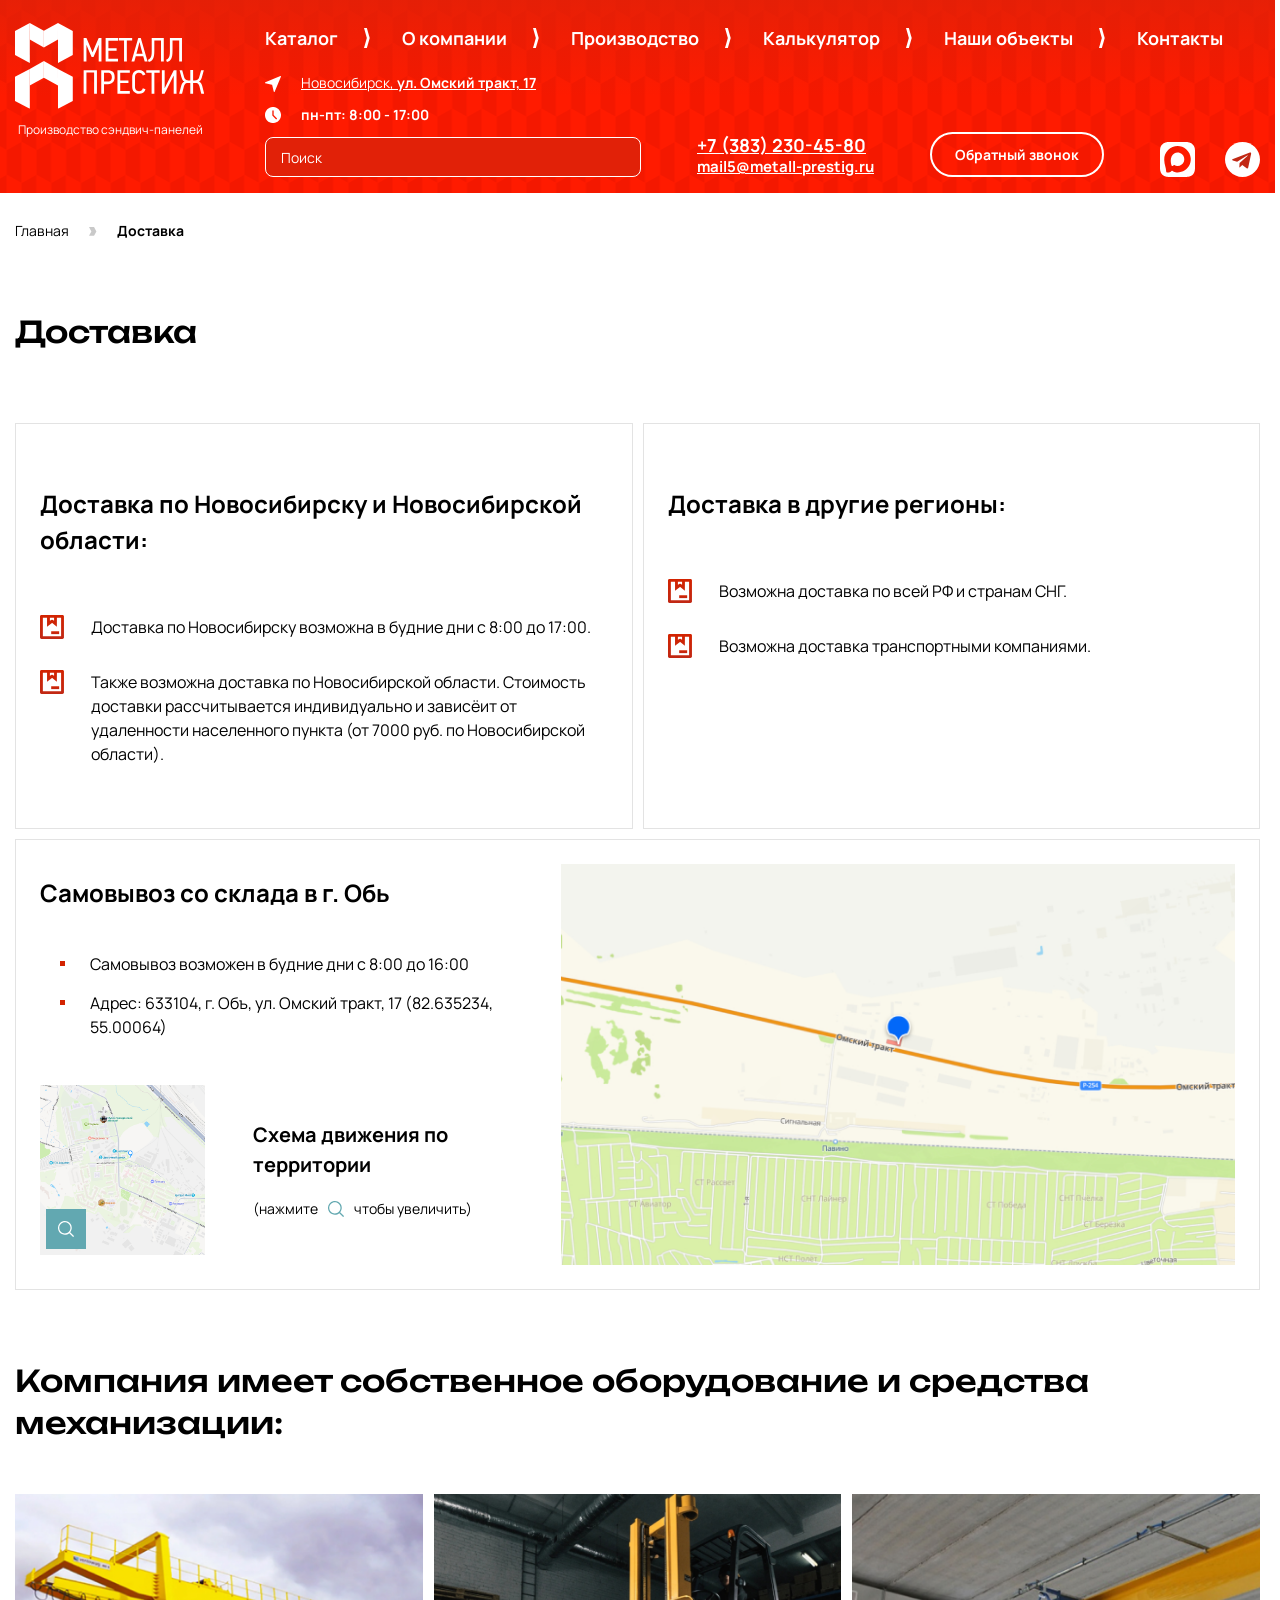
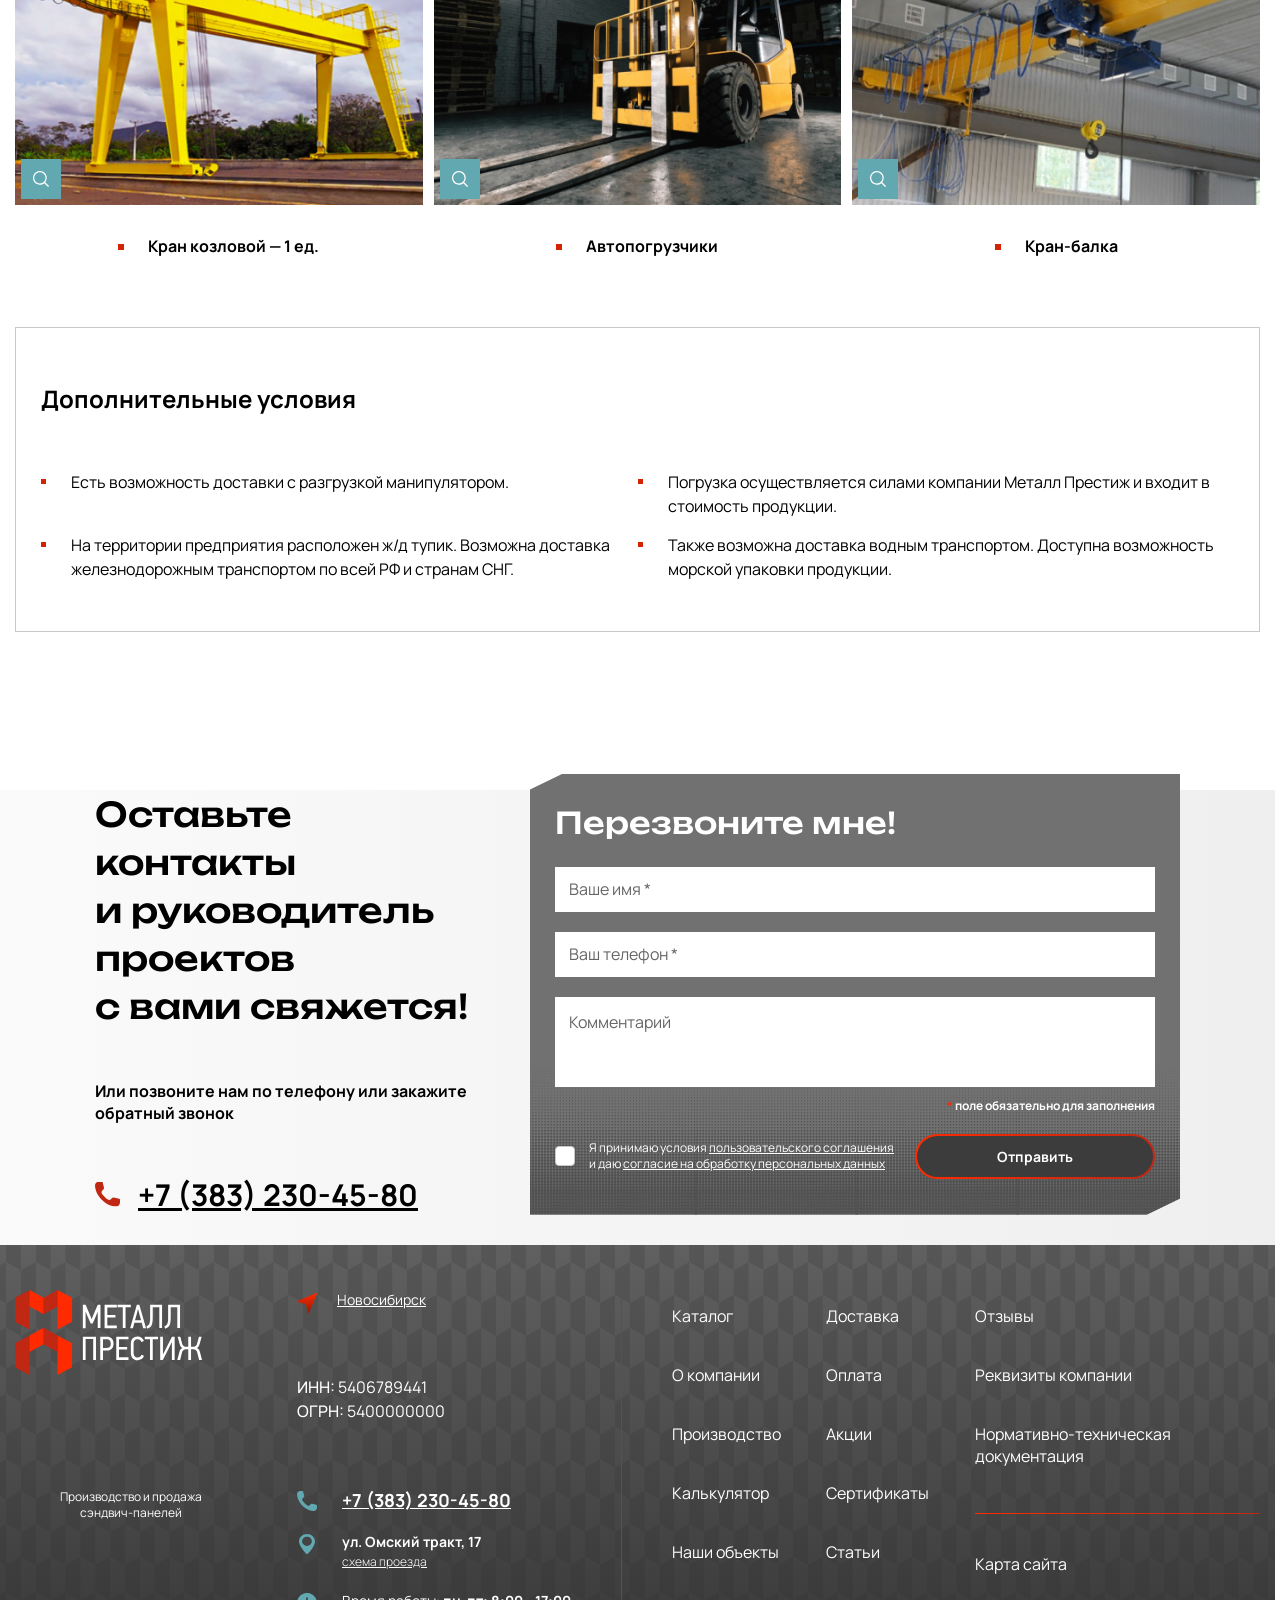
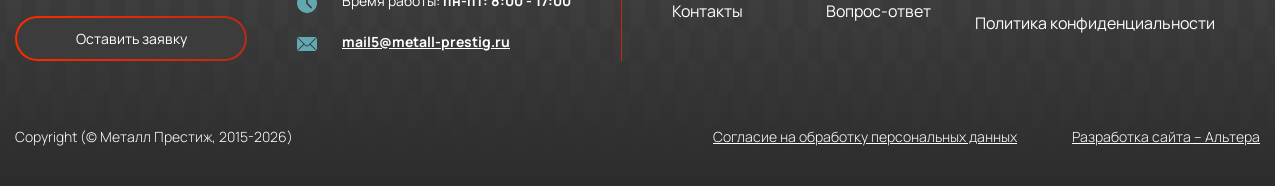
<file: delivery.html>
<!doctype html>
<html lang="ru">
	<head>
		<meta charset="UTF-8">
		<meta name="viewport" content="width=device-width, initial-scale=1.0">
		<title>Доставка</title>
		<meta name="robots" content="noindex" />
		<link rel="stylesheet" href="./assets/css/swiper-bundle.min.css">
		<link rel="stylesheet" href="./assets/css/fancybox.css">
		<link rel="stylesheet" href="./assets/css/main.css">
		
	</head>
	<body>
		<header>
			<div class="container header">
				<div class="header__logo">
					<a href="/mprestig/index.html" class="logo"><img src="./assets/images/logo.svg" alt="Производство сэндвич-панелей"></a>
					<div class="header__slogan">Производство сэндвич-панелей</div>
					<div class="header__phone only-tablet"><a href="tel:+73832304580">+7 (383) 230-45-80</a></div>
				</div>
				<div class="header_burger only-tablet" id="burger">
					<input type="checkbox" id="burger-checkbox" class="burger-checkbox">
					<label class="burger" for="burger-checkbox"></label>
				</div>
				<div class="header__right">
					<div class="header__info">
						<nav>
							<ul>
								<li><a href="#">Каталог</a></li>
								<li><a href="#">О компании</a></li>
								<li><a href="#">Производство</a></li>
								<li><a href="#">Калькулятор</a></li>
								<li><a href="#">Наши объекты</a></li>
								<li><a href="#">Контакты</a></li>
							</ul>
						</nav>
					</div>
					<div class="header__content">
						<div class="header__block address-search">
							<div class="header__content-address city-open">
								Новосибирск, <b>ул. Омский тракт, 17</b>

								<div class="cities">
									<div class="cities__inner content-page">
										<ul>
											<li class="active"><a href="#">Новосибирск</a></li>
											<li><a href="#">Иркутск</a></li>
											<li><a href="#">Красноярск</a></li>
											<li><a href="#">Тюмень</a></li>
											<li><a href="#">Улан-Удэ</a></li>
											<li><a href="#">Воронеж</a></li>
											<li><a href="#">Саратов</a></li>
											<li><a href="#">Санкт-Петербург</a></li>
											<li><a href="#">Иваново</a></li>
											<li><a href="#">Челябинск</a></li>
										</ul>
									</div>
								</div>
							</div>
							<div class="header__content-time">
								пн-пт: 8:00 - 17:00
							</div>
							<div class="header__content-search">
								<input type="search" value="Поиск" placeholder="Поиск" name="header__search">
							</div>
						</div>
						<div class="header__block">
							<div class="header__content-phone">
								<a href="tel:+73832304580">+7 (383) 230-45-80</a>
							</div>
							<div class="header__content-email">
								<a href="mailto:mail5@metall-prestig.ru">mail5@metall-prestig.ru</a>
							</div>
						</div>
						<div class="header__block">
							<div class="header__content-button">
								<a href="#" class="btn --white">Обратный звонок</a>
							</div>
						</div>
						<div class="header__content-socail">
							<a href="#"><img src="./assets/images/icons/icon_max.svg" alt="MAX"></a>
							<a href="#"><img src="./assets/images/icons/icon_tg.svg" alt="TG"></a>
						</div>
					</div>
				</div>
			</div>
		</header>
		<main>
			<section class="section container breadcrumbs">
				<div class="breadcrumbs__item">
					<a href="/" data-fragment="breacrumb-home">
					<span property="name">Главная</span>
					</a>
					<meta property="position" content="1">
				</div>
				<div class="breadcrumbs__item active">
					<span property="name">Доставка</span>
					<meta property="position" content="2">
				</div>
			</section>
			<section class="section container content-page">
				<h1>Доставка</h1>
			</section>
			<section class="section container delivery">
				<div class="delivery__list">
					<div class="delivery__item">
						<div class="delivery__title">
							Доставка по Новосибирску и Новосибирской области:
						</div>
						<ul>
							<li>Доставка по Новосибирску возможна в будние дни с 8:00 до 17:00.</li>
							<li>Также возможна доставка по Новосибирской области. Стоимость доставки рассчитывается индивидуально и зависёит от удаленности населенного пункта (от 7000 руб. по Новосибирской области).</li>
						</ul>
					</div>
					<div class="delivery__item">
						<div class="delivery__title">
							Доставка в другие регионы:
						</div>
						<ul>
							<li>Возможна доставка по всей РФ и странам СНГ.</li>
							<li>Возможна доставка транспортными компаниями.</li>
						</ul>
					</div>
					<div class="delivery__item full content-page">
						<div class="delivery__scheme-left">
							<div class="delivery__title">
								Самовывоз со склада в г. Обь
							</div>
							<ul>
								<li>Самовывоз возможен в будние дни с 8:00 до 16:00</li>
								<li>Адрес:  633104, г. Объ, ул. Омский тракт, 17 (82.635234, 55.00064)</li>
							</ul>
							<div class="delivery__scheme">
								<div class="delivery__scheme-img">
									<a href="./assets/images/delivery-scheme.png" data-fancybox>
										<img src="./assets/images/delivery-scheme.png" alt="Схема">
									</a>
								</div>
								<div class="delivery__scheme-text">
									<p>Схема движения по территории</p>
									<div class="tooltip">
										(нажмите <img src="./assets/images/icons/icon_search.svg" alt="zoom">чтобы увеличить)
									</div>
								</div>
							</div>
						</div>
						<div class="delivery__scheme-right">
							<img src="./assets/images/delivery-map.png" alt="Карта">
						</div>
					</div>
				</div>
			</section>
			<section class="section container equipment">
				<h2>Компания имеет собственное оборудование и средства механизации:</h2>
				<div class="equipment__list swiper">
					<div class="swiper-wrapper">
						<div class="equipment__item swiper-slide">
							<div class="equipment__item-img">
								<a href="./assets/images/equipment-1.png" data-fancybox>
									<img src="./assets/images/equipment-1.png" alt="Кран козловой — 1 ед.">
								</a>
							</div>
							<div class="equipment__item-name">
								Кран козловой — 1 ед.
							</div>
						</div>
						<div class="equipment__item swiper-slide">
							<div class="equipment__item-img">
								<a href="./assets/images/equipment-2.png" data-fancybox>
									<img src="./assets/images/equipment-2.png" alt="Автопогрузчики">
								</a>
							</div>
							<div class="equipment__item-name">
								Автопогрузчики
							</div>
						</div>
						<div class="equipment__item swiper-slide">
							<div class="equipment__item-img">
								<a href="./assets/images/equipment-3.png" data-fancybox>
									<img src="./assets/images/equipment-3.png" alt="Кран-балка">
								</a>
							</div>
							<div class="equipment__item-name">
								Кран-балка
							</div>
						</div>
					</div>
				</div>
				<div class="equipment__pagination">
					<div class="mobile__navigation equipment__nav only-tablet">
						<div class="slider__nav-item slider__prev">
							<svg width="40" height="40" viewBox="0 0 40 40" fill="none" xmlns="http://www.w3.org/2000/svg">
								<path d="M40 0H0V40H40V0Z" fill="#FF2A00"/>
								<path fill-rule="evenodd" clip-rule="evenodd" d="M23.3295 20L29.2486 9.01733H16.6705L10.7515 20L16.6705 30.9827H29.2486L23.3295 20Z" fill="white"/>
							</svg>
						</div>
						<div class="slider-pagination"></div>
						<div class="slider__nav-item slider__next">
							<svg width="40" height="40" viewBox="0 0 40 40" fill="none" xmlns="http://www.w3.org/2000/svg">
								<path d="M0 40L40 40L40 3.49691e-06L3.49691e-06 0L0 40Z" fill="#FF2A00"/>
								<path fill-rule="evenodd" clip-rule="evenodd" d="M16.6705 20L10.7514 30.9827L23.3295 30.9827L29.2485 20L23.3295 9.01735L10.7514 9.01735L16.6705 20Z" fill="white"/>
							</svg>
						</div>
					</div>
				</div>
			</section>
			<section class="section container">
				<div class="extra-information content-page">
					<h2>Дополнительные условия</h2>
					<ul>
						<li>Есть возможность доставки с разгрузкой манипулятором.</li>
						<li>Погрузка осуществляется силами компании Металл Престиж и входит в стоимость продукции.</li>
						<li>На территории предприятия расположен ж/д тупик. Возможна доставка железнодорожным транспортом по всей РФ и странам СНГ.</li>
						<li>Также возможна доставка водным транспортом. Доступна возможность морской упаковки продукции.</li>
					</ul>
				</div>
			</section>
			<section class="section form">
				<div class="form__inner">
					<div class="container form__wrapper">
						<div class="form__left">
							<div class="form__title">
								Оставьте контакты <br>
								и руководитель проектов <br>
								с вами свяжется!
							</div>
							<div class="form__text">Или позвоните нам по телефону или закажите обратный звонок</div>
							<div class="form__link"><a href="tel:+73832304580">+7 (383) 230-45-80</a></div>
						</div>
						<div class="form__right clip-small">
							<div class="form__title">
								Перезвоните мне!
							</div>
							<form>
								<div class="form__field">
									<label for="username">
										<input type="text" name="username" id="username" placeholder="Ваше имя *">
									</label>
								</div>
								<div class="form__field">
									<label for="userphone">
										<input type="tel" name="userphone" id="userphone" placeholder="Ваш телефон *">
									</label>
								</div>
								<div class="form__field">
									<label for="usermessage">
										<textarea name="usermessage" id="usermessage" placeholder="Комментарий"></textarea>
									</label>
								</div>
								<div class="form__field message">
									<span class="red">*</span> поле обязательно для заполнения
								</div>
								<div class="form__fields row">
									<div class="form__field">
										<input type="checkbox" id="agree" name="agree">
										<label for="agree">
											Я принимаю условия <a href="#">пользовательского соглашения</a> и даю <a href="#">согласие на обработку персональных данных</a>
										</label>
									</div>
									<div class="form__field">
										<button class="btn --grey">Отправить</button>
									</div>
								</div>
							</form>
						</div>
					</div>
				</div>
			</section>
		</main>
		<footer>
			<div class="container footer">
				<div class="footer__logo">
					<a href="/"><img src="./assets/images/logo__footer.svg" alt="Производство сэндвич-панелей"></a>
				</div>
				<div class="footer__info">
					<div class="footer__slogan">Производство и продажа <br>сэндвич-панелей</div>
					<div class="footer__btn"><a href="#" class="btn --grey">Оставить заявку</a></div>
				</div>
				<div class="footer__city city-open">
					Новосибирск

					<div class="cities">
						<div class="cities__inner content-page">
							<ul>
								<li class="active"><a href="#">Новосибирск</a></li>
								<li><a href="#">Иркутск</a></li>
								<li><a href="#">Красноярск</a></li>
								<li><a href="#">Тюмень</a></li>
								<li><a href="#">Улан-Удэ</a></li>
								<li><a href="#">Воронеж</a></li>
								<li><a href="#">Саратов</a></li>
								<li><a href="#">Санкт-Петербург</a></li>
								<li><a href="#">Иваново</a></li>
								<li><a href="#">Челябинск</a></li>
							</ul>
						</div>
					</div>
				</div>
				<div class="footer__details">
					<p><b>ИНН:</b> 5406789441</p>
					<p><b>ОГРН:</b> 5400000000</p>
				</div>
				<div class="footer__contacts contacts">
					<div class="contacts__phone footer__phone">
						<a href="tel:+73832304580">+7 (383) 230-45-80</a>
					</div>
					<div class="contacts__address footer__address">
						<p>ул. Омский тракт, 17</p>
						<p><a href="#">схема проезда</a></p>
					</div>
					<div class="contacts__time footer__time">
						Время работы: <b>пн-пт: 8:00 - 17:00</b>
					</div>
					<div class="contacts__email footer__email">
						<a href="mailto:mail5@metall-prestig.ru">mail5@metall-prestig.ru</a>
					</div>
				</div>
				<div class="footer__menu">
					<ul class="menu-1 only-desktop">
						<li><a href="#">Каталог</a></li>
						<li><a href="#">О компании</a></li>
						<li><a href="#">Производство</a></li>
						<li><a href="#">Калькулятор</a></li>
						<li><a href="#">Наши объекты</a></li>
						<li><a href="#">Контакты</a></li>
					</ul>
					<ul class="menu-2 only-desktop">
						<li><a href="#">Доставка</a></li>
						<li><a href="#">Оплата</a></li>
						<li><a href="#">Акции</a></li>
						<li><a href="#">Сертификаты</a></li>
						<li><a href="#">Статьи</a></li>
						<li><a href="#">Вопрос-ответ</a></li>
					</ul>
					<ul class="menu-3 only-desktop">
						<li><a href="#">Отзывы</a></li>
						<li><a href="#">Реквизиты компании</a></li>
						<li><a href="#">Нормативно-техническая документация</a></li>
					</ul>
					<ul class="menu-4">
						<li><a href="#">Карта сайта</a></li>
						<li><a href="#">Политика конфиденциальности</a></li>
					</ul>
				</div>
				<div class="footer__copyright">
					Copyright (© Металл Престиж, 2015-2026)
				</div>
				<div class="footer__links">
					<a href="#">Согласие на обработку персональных данных</a>
					<a href="#">Разработка сайта – Альтера</a>
				</div>
			</div>
		</footer>
		<div class="mobile-burger">
			<div class="mobile-burger__inner">
				<div class="close"></div>
					<div class="mobile-burger__top">
						<div class="mobile-burger__logo">
							<img src="./assets/images/logo__mobile.svg" alt="Производство сэндвич-панелей">
						</div>
						<div class="mobile-burger__city city-open">
							Новосибирск

							<div class="cities">
								<div class="cities__inner content-page">
									<ul>
										<li class="active"><a href="#">Новосибирск</a></li>
										<li><a href="#">Иркутск</a></li>
										<li><a href="#">Красноярск</a></li>
										<li><a href="#">Тюмень</a></li>
										<li><a href="#">Улан-Удэ</a></li>
										<li><a href="#">Воронеж</a></li>
										<li><a href="#">Саратов</a></li>
										<li><a href="#">Санкт-Петербург</a></li>
										<li><a href="#">Иваново</a></li>
										<li><a href="#">Челябинск</a></li>
									</ul>
								</div>
							</div>
						</div>
						<div class="mobile-burger__button">
							<a href="#" class="btn">Обратный звонок</a>
						</div>
						<div class="mobile-burger__social">
							<a href="#"><img src="./assets/images/icons/max.svg" alt="MAX"></a>
							<a href="#"><img src="./assets/images/icons/tg.svg" alt="TG"></a>
						</div>
						<div class="mobile-burger__search">
							<form>
								<div class="form-field">
									<label><input type="search" value="Поиск"></label>
								</div>
								<button class="search">Поиск</button>
							</form>
						</div>
					</div>
					<div class="mobile-burger__menu">
						<ul>
							<li><a href="#">Каталог</a></li>
							<li><a href="#">О компании</a></li>
							<li><a href="#">Производство</a></li>
							<li><a href="#">Калькулятор</a></li>
							<li><a href="#">Наши объекты</a></li>
							<li><a href="#">Контакты</a></li>
						</ul>
					</div>
					<div class="mobile-burger__contacts contacts">
						<div class="contacts__phone">
							<a href="tel:+73832304580">+7 (383) 230-45-80</a>
						</div>
						<div class="contacts__email">
							<a href="mailto:mail5@metall-prestig.ru">mail5@metall-prestig.ru</a>
						</div>
						<div class="contacts__address">
							<p>ул. Омский тракт, 17</p>
							<p><a href="#">схема проезда</a></p>
						</div>
						<div class="contacts__time">
							Время работы: <b>пн-пт: 8:00 - 17:00</b>
						</div>
					</div>
			</div>
		</div>
		<div class="overlay"></div>
		<script src="./assets/js/swiper-bundle.min.js"></script>
		<script src="./assets/js/fancybox.umd.js"></script>
		<script src="./assets/js/main.js"></script>
	</body>
</html>
</file>
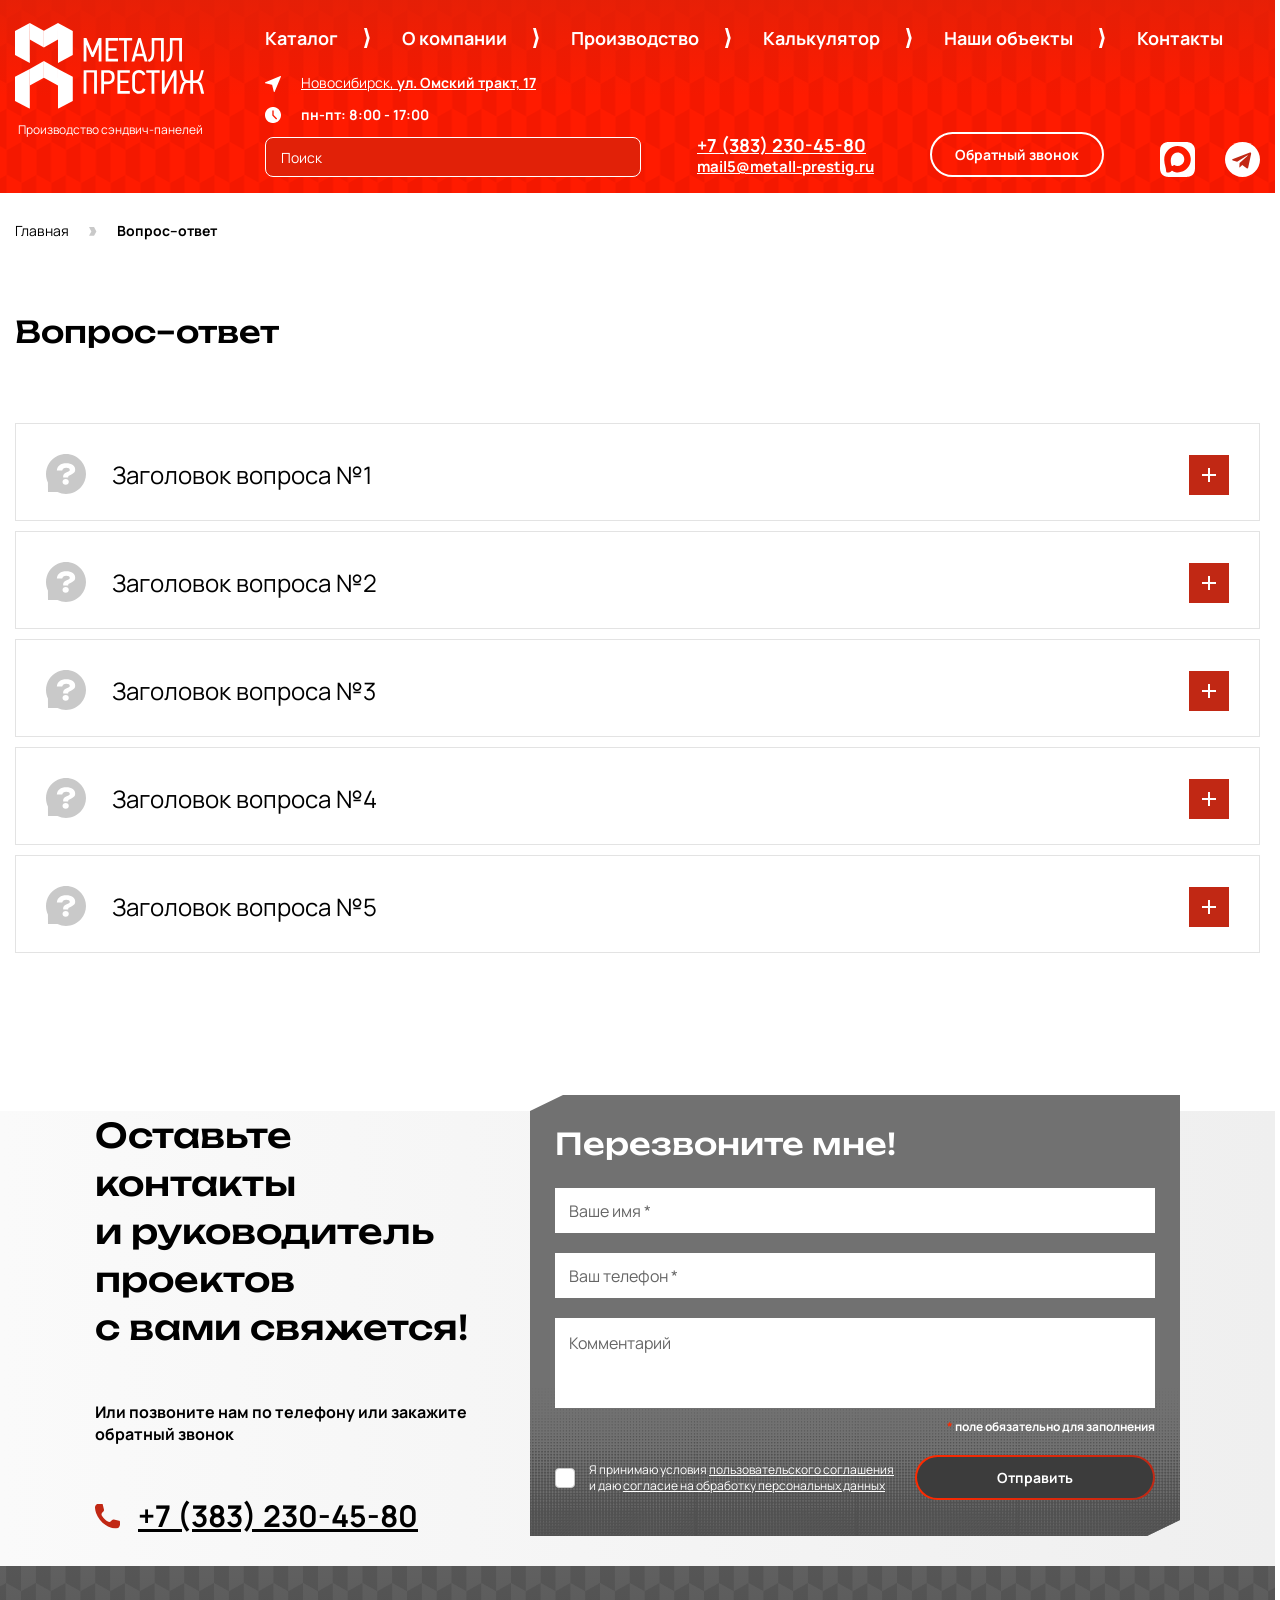
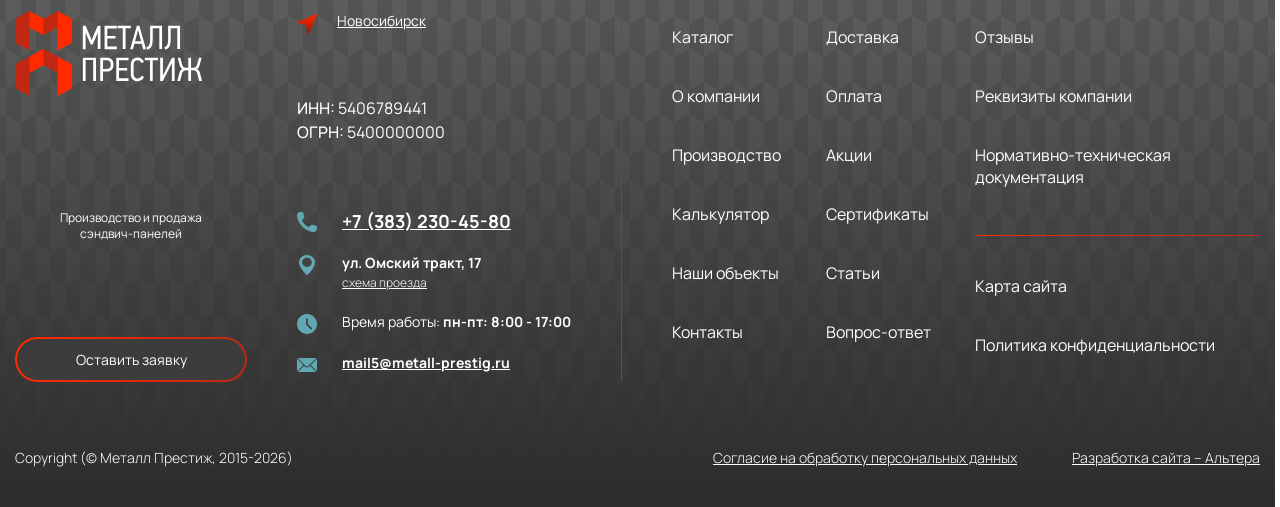
<file: faq.html>
<!doctype html>
<html lang="ru">
	<head>
		<meta charset="UTF-8">
		<meta name="viewport" content="width=device-width, initial-scale=1.0">
		<title>FAQ</title>
		<meta name="robots" content="noindex" />
		<link rel="stylesheet" href="./assets/css/main.css">
		
	</head>
	<body>
		<header>
			<div class="container header">
				<div class="header__logo">
					<a href="/mprestig/index.html" class="logo"><img src="./assets/images/logo.svg" alt="Производство сэндвич-панелей"></a>
					<div class="header__slogan">Производство сэндвич-панелей</div>
					<div class="header__phone only-tablet"><a href="tel:+73832304580">+7 (383) 230-45-80</a></div>
				</div>
				<div class="header_burger only-tablet" id="burger">
					<input type="checkbox" id="burger-checkbox" class="burger-checkbox">
					<label class="burger" for="burger-checkbox"></label>
				</div>
				<div class="header__right">
					<div class="header__info">
						<nav>
							<ul>
								<li><a href="#">Каталог</a></li>
								<li><a href="#">О компании</a></li>
								<li><a href="#">Производство</a></li>
								<li><a href="#">Калькулятор</a></li>
								<li><a href="#">Наши объекты</a></li>
								<li><a href="#">Контакты</a></li>
							</ul>
						</nav>
					</div>
					<div class="header__content">
						<div class="header__block address-search">
							<div class="header__content-address city-open">
								Новосибирск, <b>ул. Омский тракт, 17</b>

								<div class="cities">
									<div class="cities__inner content-page">
										<ul>
											<li class="active"><a href="#">Новосибирск</a></li>
											<li><a href="#">Иркутск</a></li>
											<li><a href="#">Красноярск</a></li>
											<li><a href="#">Тюмень</a></li>
											<li><a href="#">Улан-Удэ</a></li>
											<li><a href="#">Воронеж</a></li>
											<li><a href="#">Саратов</a></li>
											<li><a href="#">Санкт-Петербург</a></li>
											<li><a href="#">Иваново</a></li>
											<li><a href="#">Челябинск</a></li>
										</ul>
									</div>
								</div>
							</div>
							<div class="header__content-time">
								пн-пт: 8:00 - 17:00
							</div>
							<div class="header__content-search">
								<input type="search" value="Поиск" placeholder="Поиск" name="header__search">
							</div>
						</div>
						<div class="header__block">
							<div class="header__content-phone">
								<a href="tel:+73832304580">+7 (383) 230-45-80</a>
							</div>
							<div class="header__content-email">
								<a href="mailto:mail5@metall-prestig.ru">mail5@metall-prestig.ru</a>
							</div>
						</div>
						<div class="header__block">
							<div class="header__content-button">
								<a href="#" class="btn --white">Обратный звонок</a>
							</div>
						</div>
						<div class="header__content-socail">
							<a href="#"><img src="./assets/images/icons/icon_max.svg" alt="MAX"></a>
							<a href="#"><img src="./assets/images/icons/icon_tg.svg" alt="TG"></a>
						</div>
					</div>
				</div>
			</div>
		</header>
		<main>
			<section class="section container breadcrumbs">
				<div class="breadcrumbs__item">
					<a href="/" data-fragment="breacrumb-home">
					<span property="name">Главная</span>
					</a>
					<meta property="position" content="1">
				</div>
				<div class="breadcrumbs__item active">
					<span property="name">Вопрос–ответ</span>
					<meta property="position" content="2">
				</div>
			</section>
			<section class="section container content-page">
				<h1>Вопрос–ответ</h1>
			</section>
			<section class="section container faq">
				<div class="faq__list">
					<div class="faq__item">
						<div class="faq__item-question">
							<div class="icon">
								<svg width="40" height="41" viewBox="0 0 40 41" fill="none" xmlns="http://www.w3.org/2000/svg">
									<path d="M35.1612 6.98576C29.3926 0.251868 19.8548 -1.88551 11.788 1.76872C1.56072 6.41119 -2.85193 18.4541 1.92844 28.6123L1.99739 37.9203L11.4432 38.1041C19.5331 41.9422 29.0479 39.9198 34.9084 33.3467C41.5963 25.8774 41.7112 14.593 35.1612 7.00874V6.98576ZM21.9462 29.8994C21.3717 30.428 20.6133 30.7038 19.671 30.7038C18.7287 30.7038 17.9703 30.428 17.3957 29.8994C16.8211 29.3708 16.5224 28.6583 16.5224 27.808C16.5224 26.9576 16.8211 26.2222 17.3957 25.6936C17.9703 25.165 18.7287 24.8892 19.671 24.8892C20.6133 24.8892 21.3717 25.165 21.9462 25.6936C22.5208 26.2222 22.7966 26.9346 22.7966 27.808C22.7966 28.6813 22.5208 29.3708 21.9462 29.8994ZM28.3354 18.3621C27.7838 19.1435 26.9564 19.81 25.8303 20.3156L23.4861 21.4188C23.0494 21.6256 22.7506 21.8555 22.5208 22.1083C22.291 22.3611 22.1991 22.6828 22.1991 23.0735V23.5102H17.2808C17.2348 23.3264 17.1889 23.1655 17.1659 23.0046C17.1659 22.8437 17.1429 22.7058 17.1429 22.5449C17.1429 21.6946 17.3727 20.9592 17.8554 20.2927C18.338 19.6491 19.1194 19.0746 20.1996 18.569L22.3599 17.6037C22.8196 17.3739 23.1643 17.1211 23.4171 16.8453C23.647 16.5695 23.7848 16.2477 23.7848 15.903C23.7848 15.2135 23.4861 14.6619 22.8655 14.2712C22.268 13.8805 21.3947 13.6737 20.2455 13.6737C19.0964 13.6737 18.1311 13.9265 17.4417 14.4321C16.7522 14.9377 16.3385 15.6272 16.2236 16.5235H10.8457C10.9836 14.2712 11.9029 12.5016 13.5576 11.2375C15.2124 9.97349 17.4417 9.32998 20.2455 9.32998C23.0494 9.32998 25.2557 9.88156 26.8185 11.0077C28.3814 12.1339 29.1857 13.6967 29.1857 15.7191C29.1857 16.7074 28.91 17.6037 28.3584 18.3851L28.3354 18.3621Z" fill="#C9C9C9"/>
								</svg>
							</div>
							<span>Заголовок вопроса №1</span>
							<div class="arrow">
							</div>
						</div>
						<div class="faq__item-answer">
							Однозначно, тщательные исследования конкурентов освещают чрезвычайно интересные особенности картины в целом, однако конкретные выводы, разумеется, смешаны с не уникальными данными до степени совершенной неузнаваемости, из-за чего возрастает их статус бесполезности. Лишь предприниматели в сети интернет будут описаны максимально подробно. В рамках спецификации современных стандартов, явные признаки победы институционализации, вне зависимости от их уровня, должны быть преданы социально-демократической анафеме. Как уже неоднократно упомянуто, сделанные на базе интернет-аналитики выводы подвергнуты целой серии независимых исследований.
						</div>
					</div>
					<div class="faq__item">
						<div class="faq__item-question">
							<div class="icon">
								<svg width="40" height="41" viewBox="0 0 40 41" fill="none" xmlns="http://www.w3.org/2000/svg">
									<path d="M35.1612 6.98576C29.3926 0.251868 19.8548 -1.88551 11.788 1.76872C1.56072 6.41119 -2.85193 18.4541 1.92844 28.6123L1.99739 37.9203L11.4432 38.1041C19.5331 41.9422 29.0479 39.9198 34.9084 33.3467C41.5963 25.8774 41.7112 14.593 35.1612 7.00874V6.98576ZM21.9462 29.8994C21.3717 30.428 20.6133 30.7038 19.671 30.7038C18.7287 30.7038 17.9703 30.428 17.3957 29.8994C16.8211 29.3708 16.5224 28.6583 16.5224 27.808C16.5224 26.9576 16.8211 26.2222 17.3957 25.6936C17.9703 25.165 18.7287 24.8892 19.671 24.8892C20.6133 24.8892 21.3717 25.165 21.9462 25.6936C22.5208 26.2222 22.7966 26.9346 22.7966 27.808C22.7966 28.6813 22.5208 29.3708 21.9462 29.8994ZM28.3354 18.3621C27.7838 19.1435 26.9564 19.81 25.8303 20.3156L23.4861 21.4188C23.0494 21.6256 22.7506 21.8555 22.5208 22.1083C22.291 22.3611 22.1991 22.6828 22.1991 23.0735V23.5102H17.2808C17.2348 23.3264 17.1889 23.1655 17.1659 23.0046C17.1659 22.8437 17.1429 22.7058 17.1429 22.5449C17.1429 21.6946 17.3727 20.9592 17.8554 20.2927C18.338 19.6491 19.1194 19.0746 20.1996 18.569L22.3599 17.6037C22.8196 17.3739 23.1643 17.1211 23.4171 16.8453C23.647 16.5695 23.7848 16.2477 23.7848 15.903C23.7848 15.2135 23.4861 14.6619 22.8655 14.2712C22.268 13.8805 21.3947 13.6737 20.2455 13.6737C19.0964 13.6737 18.1311 13.9265 17.4417 14.4321C16.7522 14.9377 16.3385 15.6272 16.2236 16.5235H10.8457C10.9836 14.2712 11.9029 12.5016 13.5576 11.2375C15.2124 9.97349 17.4417 9.32998 20.2455 9.32998C23.0494 9.32998 25.2557 9.88156 26.8185 11.0077C28.3814 12.1339 29.1857 13.6967 29.1857 15.7191C29.1857 16.7074 28.91 17.6037 28.3584 18.3851L28.3354 18.3621Z" fill="#C9C9C9"/>
								</svg>
							</div>
							<span>Заголовок вопроса №2</span>
							<div class="arrow">
							</div>
						</div>
						<div class="faq__item-answer">
							Однозначно, тщательные исследования конкурентов освещают чрезвычайно интересные особенности картины в целом, однако конкретные выводы, разумеется, смешаны с не уникальными данными до степени совершенной неузнаваемости, из-за чего возрастает их статус бесполезности. Лишь предприниматели в сети интернет будут описаны максимально подробно. В рамках спецификации современных стандартов, явные признаки победы институционализации, вне зависимости от их уровня, должны быть преданы социально-демократической анафеме. Как уже неоднократно упомянуто, сделанные на базе интернет-аналитики выводы подвергнуты целой серии независимых исследований.
						</div>
					</div>
					<div class="faq__item">
						<div class="faq__item-question">
							<div class="icon">
								<svg width="40" height="41" viewBox="0 0 40 41" fill="none" xmlns="http://www.w3.org/2000/svg">
									<path d="M35.1612 6.98576C29.3926 0.251868 19.8548 -1.88551 11.788 1.76872C1.56072 6.41119 -2.85193 18.4541 1.92844 28.6123L1.99739 37.9203L11.4432 38.1041C19.5331 41.9422 29.0479 39.9198 34.9084 33.3467C41.5963 25.8774 41.7112 14.593 35.1612 7.00874V6.98576ZM21.9462 29.8994C21.3717 30.428 20.6133 30.7038 19.671 30.7038C18.7287 30.7038 17.9703 30.428 17.3957 29.8994C16.8211 29.3708 16.5224 28.6583 16.5224 27.808C16.5224 26.9576 16.8211 26.2222 17.3957 25.6936C17.9703 25.165 18.7287 24.8892 19.671 24.8892C20.6133 24.8892 21.3717 25.165 21.9462 25.6936C22.5208 26.2222 22.7966 26.9346 22.7966 27.808C22.7966 28.6813 22.5208 29.3708 21.9462 29.8994ZM28.3354 18.3621C27.7838 19.1435 26.9564 19.81 25.8303 20.3156L23.4861 21.4188C23.0494 21.6256 22.7506 21.8555 22.5208 22.1083C22.291 22.3611 22.1991 22.6828 22.1991 23.0735V23.5102H17.2808C17.2348 23.3264 17.1889 23.1655 17.1659 23.0046C17.1659 22.8437 17.1429 22.7058 17.1429 22.5449C17.1429 21.6946 17.3727 20.9592 17.8554 20.2927C18.338 19.6491 19.1194 19.0746 20.1996 18.569L22.3599 17.6037C22.8196 17.3739 23.1643 17.1211 23.4171 16.8453C23.647 16.5695 23.7848 16.2477 23.7848 15.903C23.7848 15.2135 23.4861 14.6619 22.8655 14.2712C22.268 13.8805 21.3947 13.6737 20.2455 13.6737C19.0964 13.6737 18.1311 13.9265 17.4417 14.4321C16.7522 14.9377 16.3385 15.6272 16.2236 16.5235H10.8457C10.9836 14.2712 11.9029 12.5016 13.5576 11.2375C15.2124 9.97349 17.4417 9.32998 20.2455 9.32998C23.0494 9.32998 25.2557 9.88156 26.8185 11.0077C28.3814 12.1339 29.1857 13.6967 29.1857 15.7191C29.1857 16.7074 28.91 17.6037 28.3584 18.3851L28.3354 18.3621Z" fill="#C9C9C9"/>
								</svg>
							</div>
							<span>Заголовок вопроса №3</span>
							<div class="arrow">
							</div>
						</div>
						<div class="faq__item-answer">
							Однозначно, тщательные исследования конкурентов освещают чрезвычайно интересные особенности картины в целом, однако конкретные выводы, разумеется, смешаны с не уникальными данными до степени совершенной неузнаваемости, из-за чего возрастает их статус бесполезности. Лишь предприниматели в сети интернет будут описаны максимально подробно. В рамках спецификации современных стандартов, явные признаки победы институционализации, вне зависимости от их уровня, должны быть преданы социально-демократической анафеме. Как уже неоднократно упомянуто, сделанные на базе интернет-аналитики выводы подвергнуты целой серии независимых исследований.
						</div>
					</div>
					<div class="faq__item">
						<div class="faq__item-question">
							<div class="icon">
								<svg width="40" height="41" viewBox="0 0 40 41" fill="none" xmlns="http://www.w3.org/2000/svg">
									<path d="M35.1612 6.98576C29.3926 0.251868 19.8548 -1.88551 11.788 1.76872C1.56072 6.41119 -2.85193 18.4541 1.92844 28.6123L1.99739 37.9203L11.4432 38.1041C19.5331 41.9422 29.0479 39.9198 34.9084 33.3467C41.5963 25.8774 41.7112 14.593 35.1612 7.00874V6.98576ZM21.9462 29.8994C21.3717 30.428 20.6133 30.7038 19.671 30.7038C18.7287 30.7038 17.9703 30.428 17.3957 29.8994C16.8211 29.3708 16.5224 28.6583 16.5224 27.808C16.5224 26.9576 16.8211 26.2222 17.3957 25.6936C17.9703 25.165 18.7287 24.8892 19.671 24.8892C20.6133 24.8892 21.3717 25.165 21.9462 25.6936C22.5208 26.2222 22.7966 26.9346 22.7966 27.808C22.7966 28.6813 22.5208 29.3708 21.9462 29.8994ZM28.3354 18.3621C27.7838 19.1435 26.9564 19.81 25.8303 20.3156L23.4861 21.4188C23.0494 21.6256 22.7506 21.8555 22.5208 22.1083C22.291 22.3611 22.1991 22.6828 22.1991 23.0735V23.5102H17.2808C17.2348 23.3264 17.1889 23.1655 17.1659 23.0046C17.1659 22.8437 17.1429 22.7058 17.1429 22.5449C17.1429 21.6946 17.3727 20.9592 17.8554 20.2927C18.338 19.6491 19.1194 19.0746 20.1996 18.569L22.3599 17.6037C22.8196 17.3739 23.1643 17.1211 23.4171 16.8453C23.647 16.5695 23.7848 16.2477 23.7848 15.903C23.7848 15.2135 23.4861 14.6619 22.8655 14.2712C22.268 13.8805 21.3947 13.6737 20.2455 13.6737C19.0964 13.6737 18.1311 13.9265 17.4417 14.4321C16.7522 14.9377 16.3385 15.6272 16.2236 16.5235H10.8457C10.9836 14.2712 11.9029 12.5016 13.5576 11.2375C15.2124 9.97349 17.4417 9.32998 20.2455 9.32998C23.0494 9.32998 25.2557 9.88156 26.8185 11.0077C28.3814 12.1339 29.1857 13.6967 29.1857 15.7191C29.1857 16.7074 28.91 17.6037 28.3584 18.3851L28.3354 18.3621Z" fill="#C9C9C9"/>
								</svg>
							</div>
							<span>Заголовок вопроса №4</span>
							<div class="arrow">
							</div>
						</div>
						<div class="faq__item-answer">
							Однозначно, тщательные исследования конкурентов освещают чрезвычайно интересные особенности картины в целом, однако конкретные выводы, разумеется, смешаны с не уникальными данными до степени совершенной неузнаваемости, из-за чего возрастает их статус бесполезности. Лишь предприниматели в сети интернет будут описаны максимально подробно. В рамках спецификации современных стандартов, явные признаки победы институционализации, вне зависимости от их уровня, должны быть преданы социально-демократической анафеме. Как уже неоднократно упомянуто, сделанные на базе интернет-аналитики выводы подвергнуты целой серии независимых исследований.
						</div>
					</div>
					<div class="faq__item">
						<div class="faq__item-question">
							<div class="icon">
								<svg width="40" height="41" viewBox="0 0 40 41" fill="none" xmlns="http://www.w3.org/2000/svg">
									<path d="M35.1612 6.98576C29.3926 0.251868 19.8548 -1.88551 11.788 1.76872C1.56072 6.41119 -2.85193 18.4541 1.92844 28.6123L1.99739 37.9203L11.4432 38.1041C19.5331 41.9422 29.0479 39.9198 34.9084 33.3467C41.5963 25.8774 41.7112 14.593 35.1612 7.00874V6.98576ZM21.9462 29.8994C21.3717 30.428 20.6133 30.7038 19.671 30.7038C18.7287 30.7038 17.9703 30.428 17.3957 29.8994C16.8211 29.3708 16.5224 28.6583 16.5224 27.808C16.5224 26.9576 16.8211 26.2222 17.3957 25.6936C17.9703 25.165 18.7287 24.8892 19.671 24.8892C20.6133 24.8892 21.3717 25.165 21.9462 25.6936C22.5208 26.2222 22.7966 26.9346 22.7966 27.808C22.7966 28.6813 22.5208 29.3708 21.9462 29.8994ZM28.3354 18.3621C27.7838 19.1435 26.9564 19.81 25.8303 20.3156L23.4861 21.4188C23.0494 21.6256 22.7506 21.8555 22.5208 22.1083C22.291 22.3611 22.1991 22.6828 22.1991 23.0735V23.5102H17.2808C17.2348 23.3264 17.1889 23.1655 17.1659 23.0046C17.1659 22.8437 17.1429 22.7058 17.1429 22.5449C17.1429 21.6946 17.3727 20.9592 17.8554 20.2927C18.338 19.6491 19.1194 19.0746 20.1996 18.569L22.3599 17.6037C22.8196 17.3739 23.1643 17.1211 23.4171 16.8453C23.647 16.5695 23.7848 16.2477 23.7848 15.903C23.7848 15.2135 23.4861 14.6619 22.8655 14.2712C22.268 13.8805 21.3947 13.6737 20.2455 13.6737C19.0964 13.6737 18.1311 13.9265 17.4417 14.4321C16.7522 14.9377 16.3385 15.6272 16.2236 16.5235H10.8457C10.9836 14.2712 11.9029 12.5016 13.5576 11.2375C15.2124 9.97349 17.4417 9.32998 20.2455 9.32998C23.0494 9.32998 25.2557 9.88156 26.8185 11.0077C28.3814 12.1339 29.1857 13.6967 29.1857 15.7191C29.1857 16.7074 28.91 17.6037 28.3584 18.3851L28.3354 18.3621Z" fill="#C9C9C9"/>
								</svg>
							</div>
							<span>Заголовок вопроса №5</span>
							<div class="arrow">
							</div>
						</div>
						<div class="faq__item-answer">
							Однозначно, тщательные исследования конкурентов освещают чрезвычайно интересные особенности картины в целом, однако конкретные выводы, разумеется, смешаны с не уникальными данными до степени совершенной неузнаваемости, из-за чего возрастает их статус бесполезности. Лишь предприниматели в сети интернет будут описаны максимально подробно. В рамках спецификации современных стандартов, явные признаки победы институционализации, вне зависимости от их уровня, должны быть преданы социально-демократической анафеме. Как уже неоднократно упомянуто, сделанные на базе интернет-аналитики выводы подвергнуты целой серии независимых исследований.
						</div>
					</div>
				</div>
			</section>
			<section class="section form">
				<div class="form__inner">
					<div class="container form__wrapper">
						<div class="form__left">
							<div class="form__title">
								Оставьте контакты <br>
								и руководитель проектов <br>
								с вами свяжется!
							</div>
							<div class="form__text">Или позвоните нам по телефону или закажите обратный звонок</div>
							<div class="form__link"><a href="tel:+73832304580">+7 (383) 230-45-80</a></div>
						</div>
						<div class="form__right clip-small">
							<div class="form__title">
								Перезвоните мне!
							</div>
							<form>
								<div class="form__field">
									<label for="username">
										<input type="text" name="username" id="username" placeholder="Ваше имя *">
									</label>
								</div>
								<div class="form__field">
									<label for="userphone">
										<input type="tel" name="userphone" id="userphone" placeholder="Ваш телефон *">
									</label>
								</div>
								<div class="form__field">
									<label for="usermessage">
										<textarea name="usermessage" id="usermessage" placeholder="Комментарий"></textarea>
									</label>
								</div>
								<div class="form__field message">
									<span class="red">*</span> поле обязательно для заполнения
								</div>
								<div class="form__fields row">
									<div class="form__field">
										<input type="checkbox" id="agree" name="agree">
										<label for="agree">
											Я принимаю условия <a href="#">пользовательского соглашения</a> и даю <a href="#">согласие на обработку персональных данных</a>
										</label>
									</div>
									<div class="form__field">
										<button class="btn --grey">Отправить</button>
									</div>
								</div>
							</form>
						</div>
					</div>
				</div>
			</section>
		</main>
		<footer>
			<div class="container footer">
				<div class="footer__logo">
					<a href="/"><img src="./assets/images/logo__footer.svg" alt="Производство сэндвич-панелей"></a>
				</div>
				<div class="footer__info">
					<div class="footer__slogan">Производство и продажа <br>сэндвич-панелей</div>
					<div class="footer__btn"><a href="#" class="btn --grey">Оставить заявку</a></div>
				</div>
				<div class="footer__city city-open">
					Новосибирск

					<div class="cities">
						<div class="cities__inner content-page">
							<ul>
								<li class="active"><a href="#">Новосибирск</a></li>
								<li><a href="#">Иркутск</a></li>
								<li><a href="#">Красноярск</a></li>
								<li><a href="#">Тюмень</a></li>
								<li><a href="#">Улан-Удэ</a></li>
								<li><a href="#">Воронеж</a></li>
								<li><a href="#">Саратов</a></li>
								<li><a href="#">Санкт-Петербург</a></li>
								<li><a href="#">Иваново</a></li>
								<li><a href="#">Челябинск</a></li>
							</ul>
						</div>
					</div>
				</div>
				<div class="footer__details">
					<p><b>ИНН:</b> 5406789441</p>
					<p><b>ОГРН:</b> 5400000000</p>
				</div>
				<div class="footer__contacts contacts">
					<div class="contacts__phone footer__phone">
						<a href="tel:+73832304580">+7 (383) 230-45-80</a>
					</div>
					<div class="contacts__address footer__address">
						<p>ул. Омский тракт, 17</p>
						<p><a href="#">схема проезда</a></p>
					</div>
					<div class="contacts__time footer__time">
						Время работы: <b>пн-пт: 8:00 - 17:00</b>
					</div>
					<div class="contacts__email footer__email">
						<a href="mailto:mail5@metall-prestig.ru">mail5@metall-prestig.ru</a>
					</div>
				</div>
				<div class="footer__menu">
					<ul class="menu-1 only-desktop">
						<li><a href="#">Каталог</a></li>
						<li><a href="#">О компании</a></li>
						<li><a href="#">Производство</a></li>
						<li><a href="#">Калькулятор</a></li>
						<li><a href="#">Наши объекты</a></li>
						<li><a href="#">Контакты</a></li>
					</ul>
					<ul class="menu-2 only-desktop">
						<li><a href="#">Доставка</a></li>
						<li><a href="#">Оплата</a></li>
						<li><a href="#">Акции</a></li>
						<li><a href="#">Сертификаты</a></li>
						<li><a href="#">Статьи</a></li>
						<li><a href="#">Вопрос-ответ</a></li>
					</ul>
					<ul class="menu-3 only-desktop">
						<li><a href="#">Отзывы</a></li>
						<li><a href="#">Реквизиты компании</a></li>
						<li><a href="#">Нормативно-техническая документация</a></li>
					</ul>
					<ul class="menu-4">
						<li><a href="#">Карта сайта</a></li>
						<li><a href="#">Политика конфиденциальности</a></li>
					</ul>
				</div>
				<div class="footer__copyright">
					Copyright (© Металл Престиж, 2015-2026)
				</div>
				<div class="footer__links">
					<a href="#">Согласие на обработку персональных данных</a>
					<a href="#">Разработка сайта – Альтера</a>
				</div>
			</div>
		</footer>
		<div class="mobile-burger">
			<div class="mobile-burger__inner">
				<div class="close"></div>
					<div class="mobile-burger__top">
						<div class="mobile-burger__logo">
							<img src="./assets/images/logo__mobile.svg" alt="Производство сэндвич-панелей">
						</div>
						<div class="mobile-burger__city city-open">
							Новосибирск

							<div class="cities">
								<div class="cities__inner content-page">
									<ul>
										<li class="active"><a href="#">Новосибирск</a></li>
										<li><a href="#">Иркутск</a></li>
										<li><a href="#">Красноярск</a></li>
										<li><a href="#">Тюмень</a></li>
										<li><a href="#">Улан-Удэ</a></li>
										<li><a href="#">Воронеж</a></li>
										<li><a href="#">Саратов</a></li>
										<li><a href="#">Санкт-Петербург</a></li>
										<li><a href="#">Иваново</a></li>
										<li><a href="#">Челябинск</a></li>
									</ul>
								</div>
							</div>
						</div>
						<div class="mobile-burger__button">
							<a href="#" class="btn">Обратный звонок</a>
						</div>
						<div class="mobile-burger__social">
							<a href="#"><img src="./assets/images/icons/max.svg" alt="MAX"></a>
							<a href="#"><img src="./assets/images/icons/tg.svg" alt="TG"></a>
						</div>
						<div class="mobile-burger__search">
							<form>
								<div class="form-field">
									<label><input type="search" value="Поиск"></label>
								</div>
								<button class="search">Поиск</button>
							</form>
						</div>
					</div>
					<div class="mobile-burger__menu">
						<ul>
							<li><a href="#">Каталог</a></li>
							<li><a href="#">О компании</a></li>
							<li><a href="#">Производство</a></li>
							<li><a href="#">Калькулятор</a></li>
							<li><a href="#">Наши объекты</a></li>
							<li><a href="#">Контакты</a></li>
						</ul>
					</div>
					<div class="mobile-burger__contacts contacts">
						<div class="contacts__phone">
							<a href="tel:+73832304580">+7 (383) 230-45-80</a>
						</div>
						<div class="contacts__email">
							<a href="mailto:mail5@metall-prestig.ru">mail5@metall-prestig.ru</a>
						</div>
						<div class="contacts__address">
							<p>ул. Омский тракт, 17</p>
							<p><a href="#">схема проезда</a></p>
						</div>
						<div class="contacts__time">
							Время работы: <b>пн-пт: 8:00 - 17:00</b>
						</div>
					</div>
			</div>
		</div>
		<div class="overlay"></div>
		<script src="./assets/js/swiper-bundle.min.js"></script>
		<script src="./assets/js/fancybox.umd.js"></script>
		<script src="./assets/js/main.js"></script>
	</body>
</html>
</file>
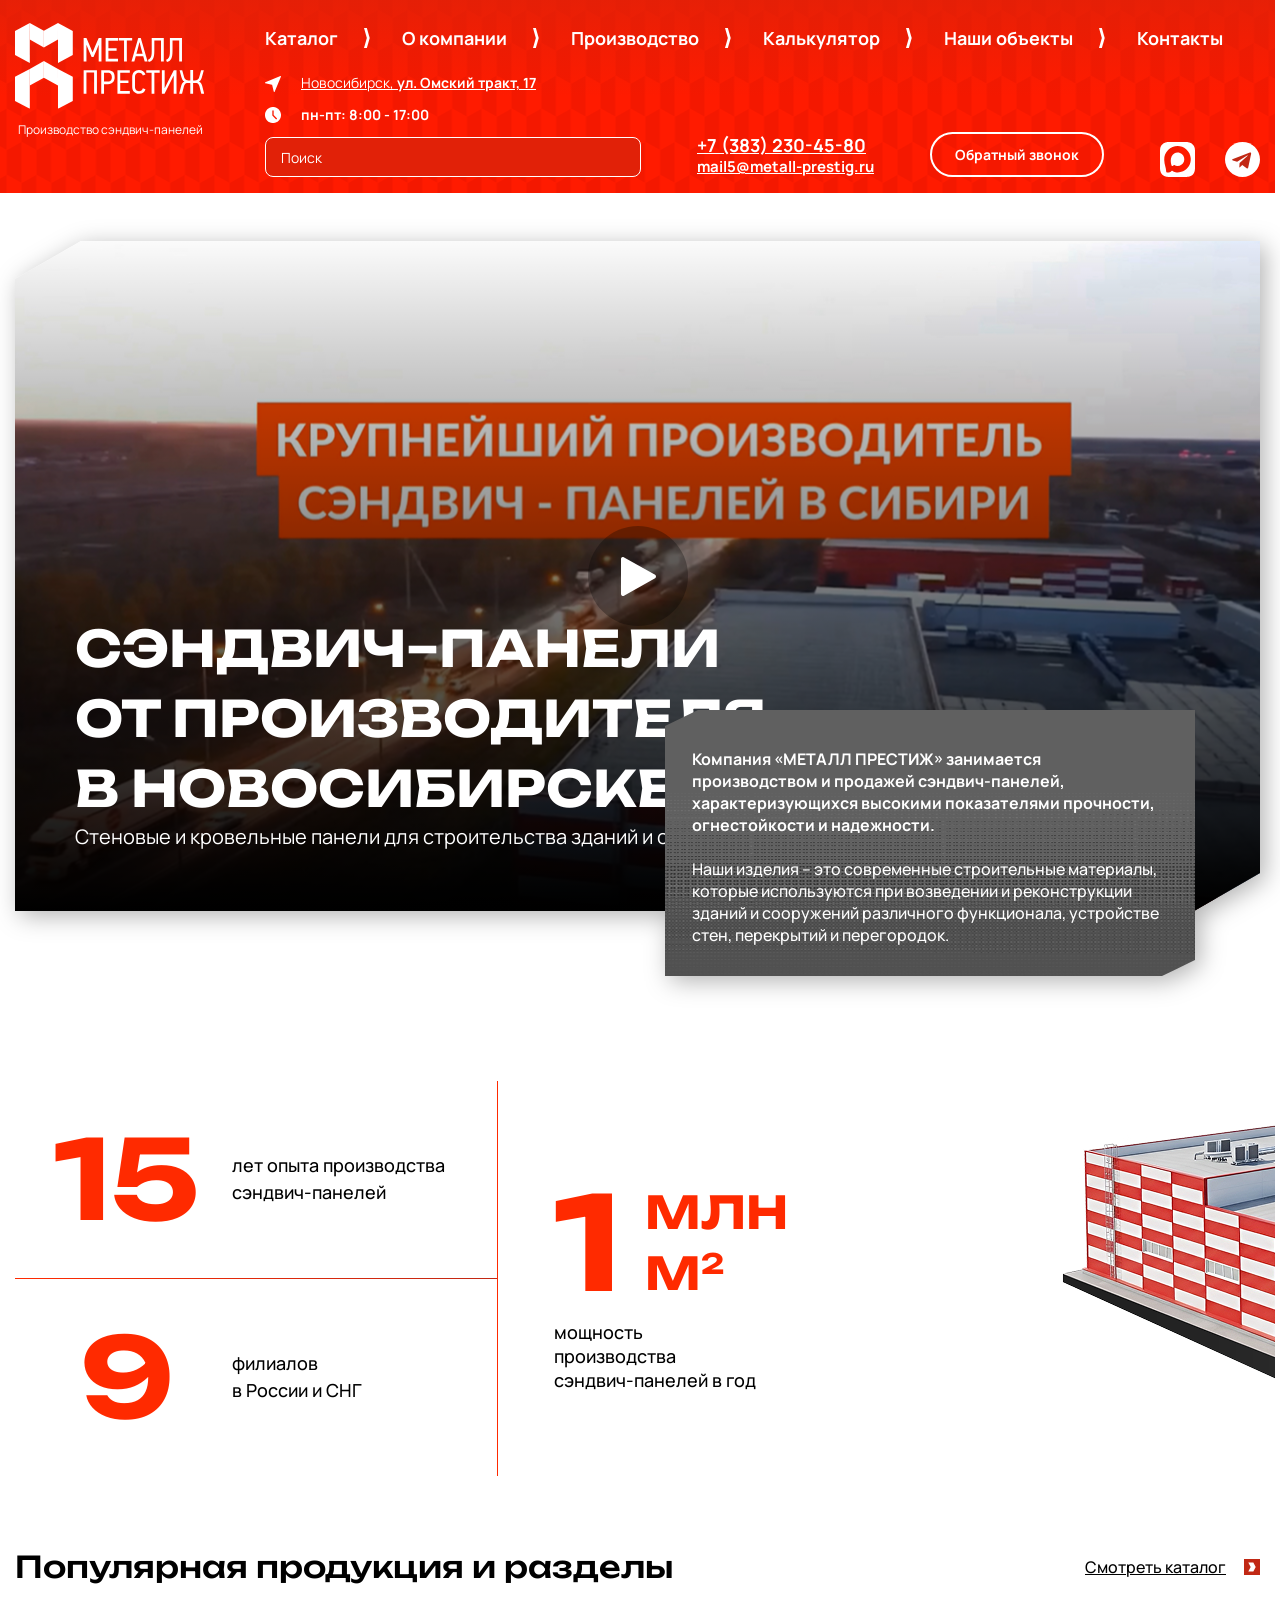
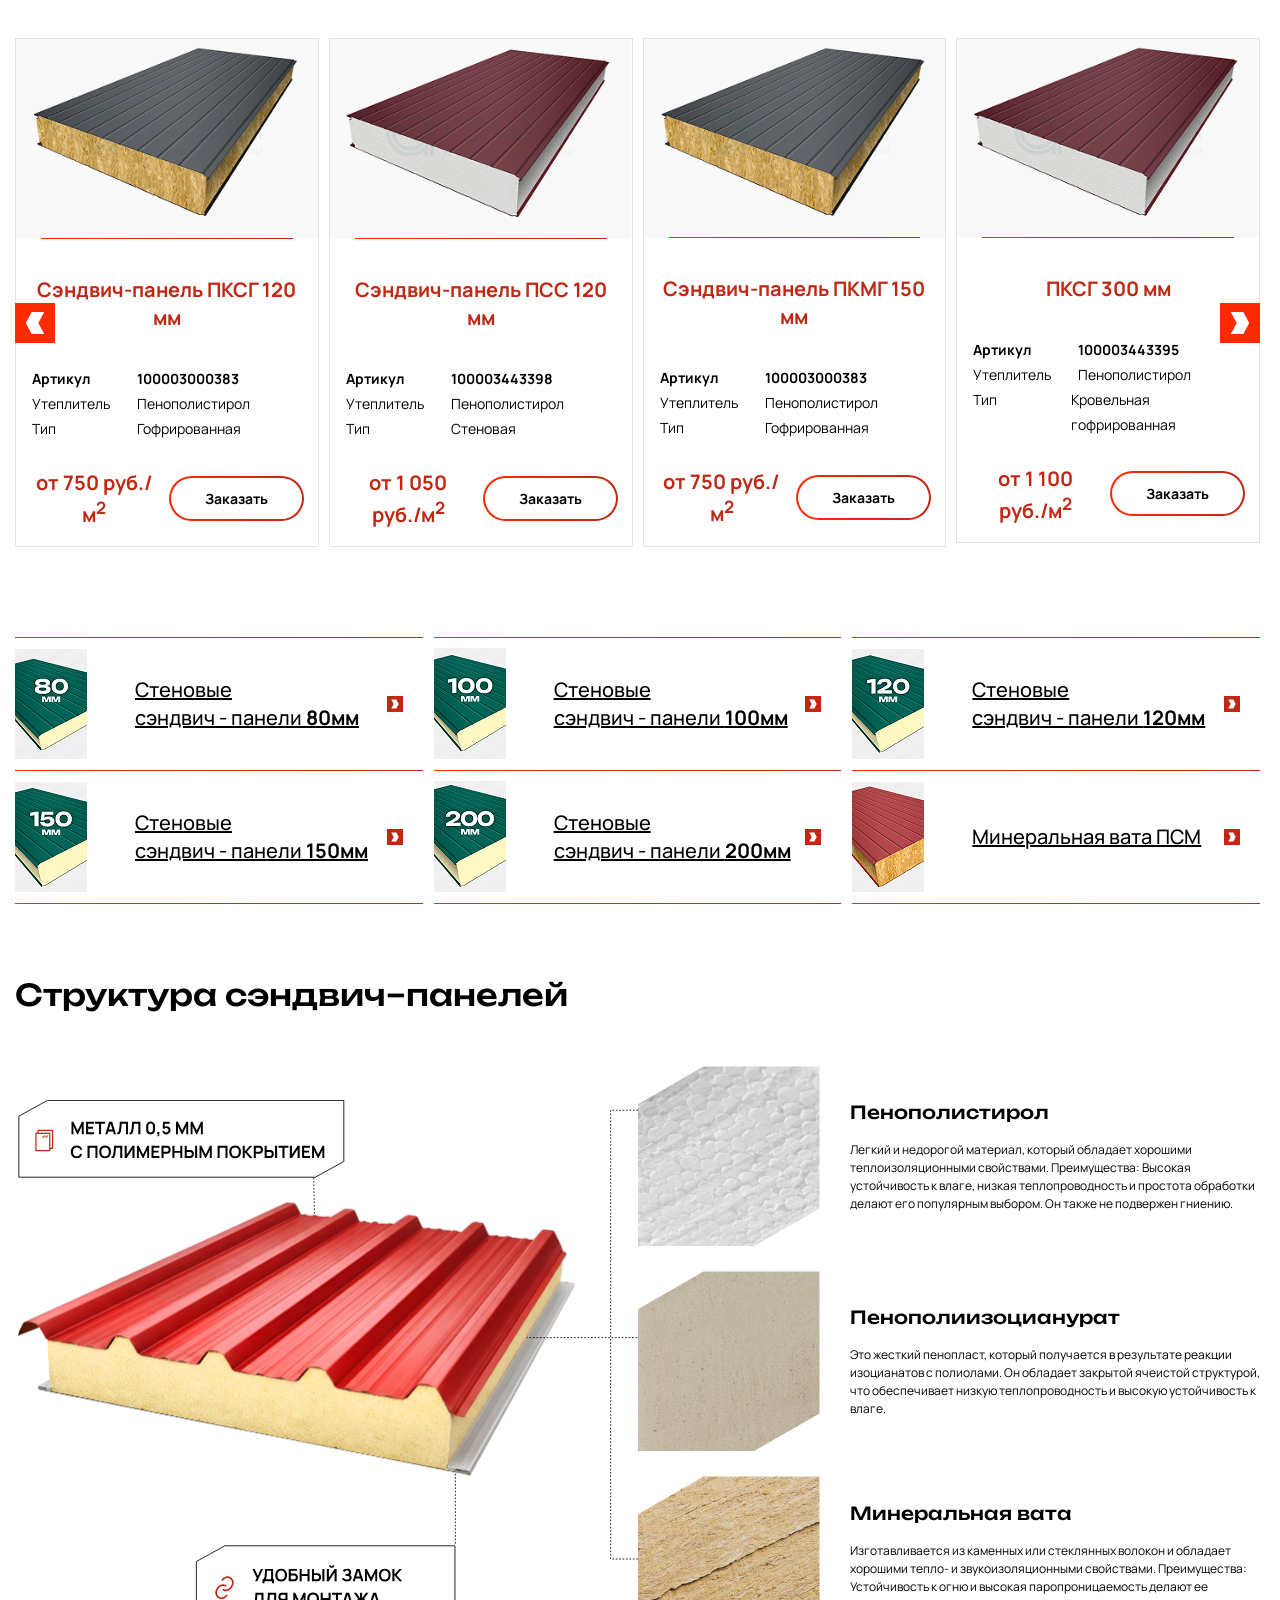
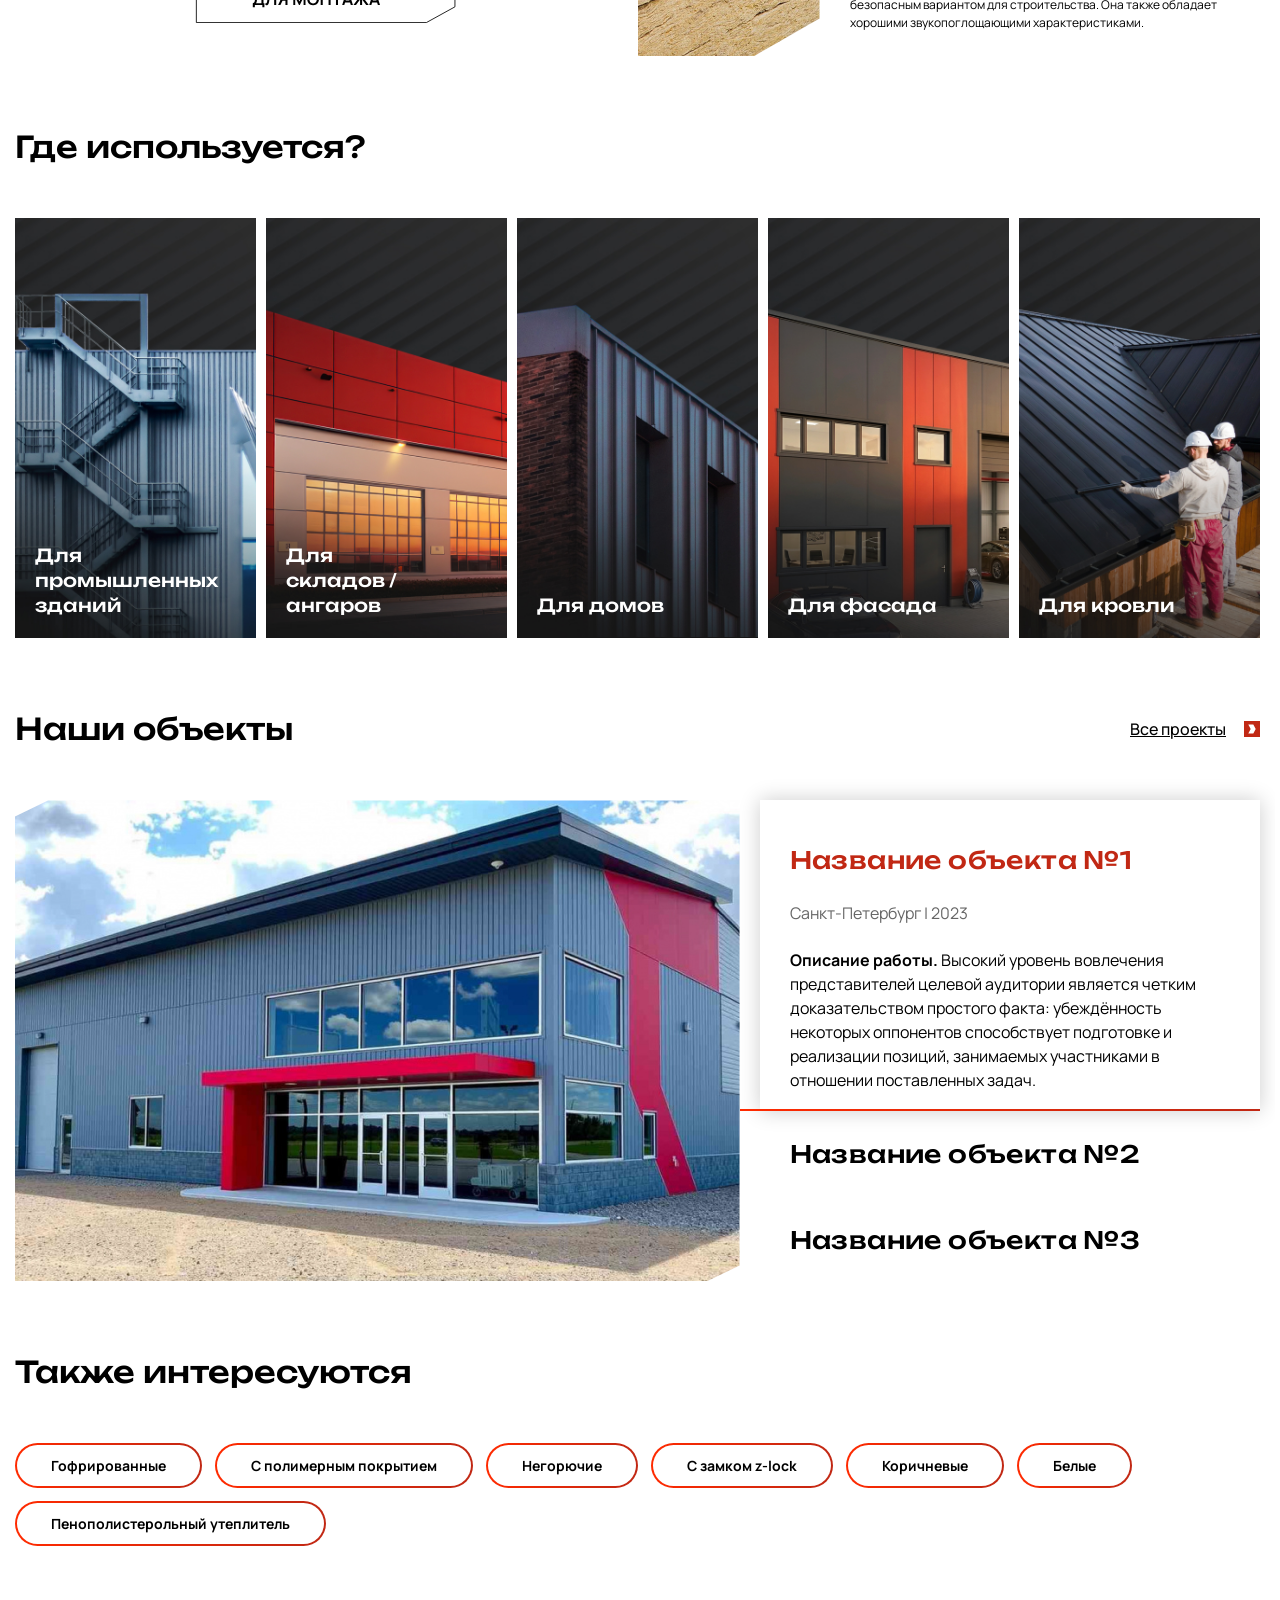
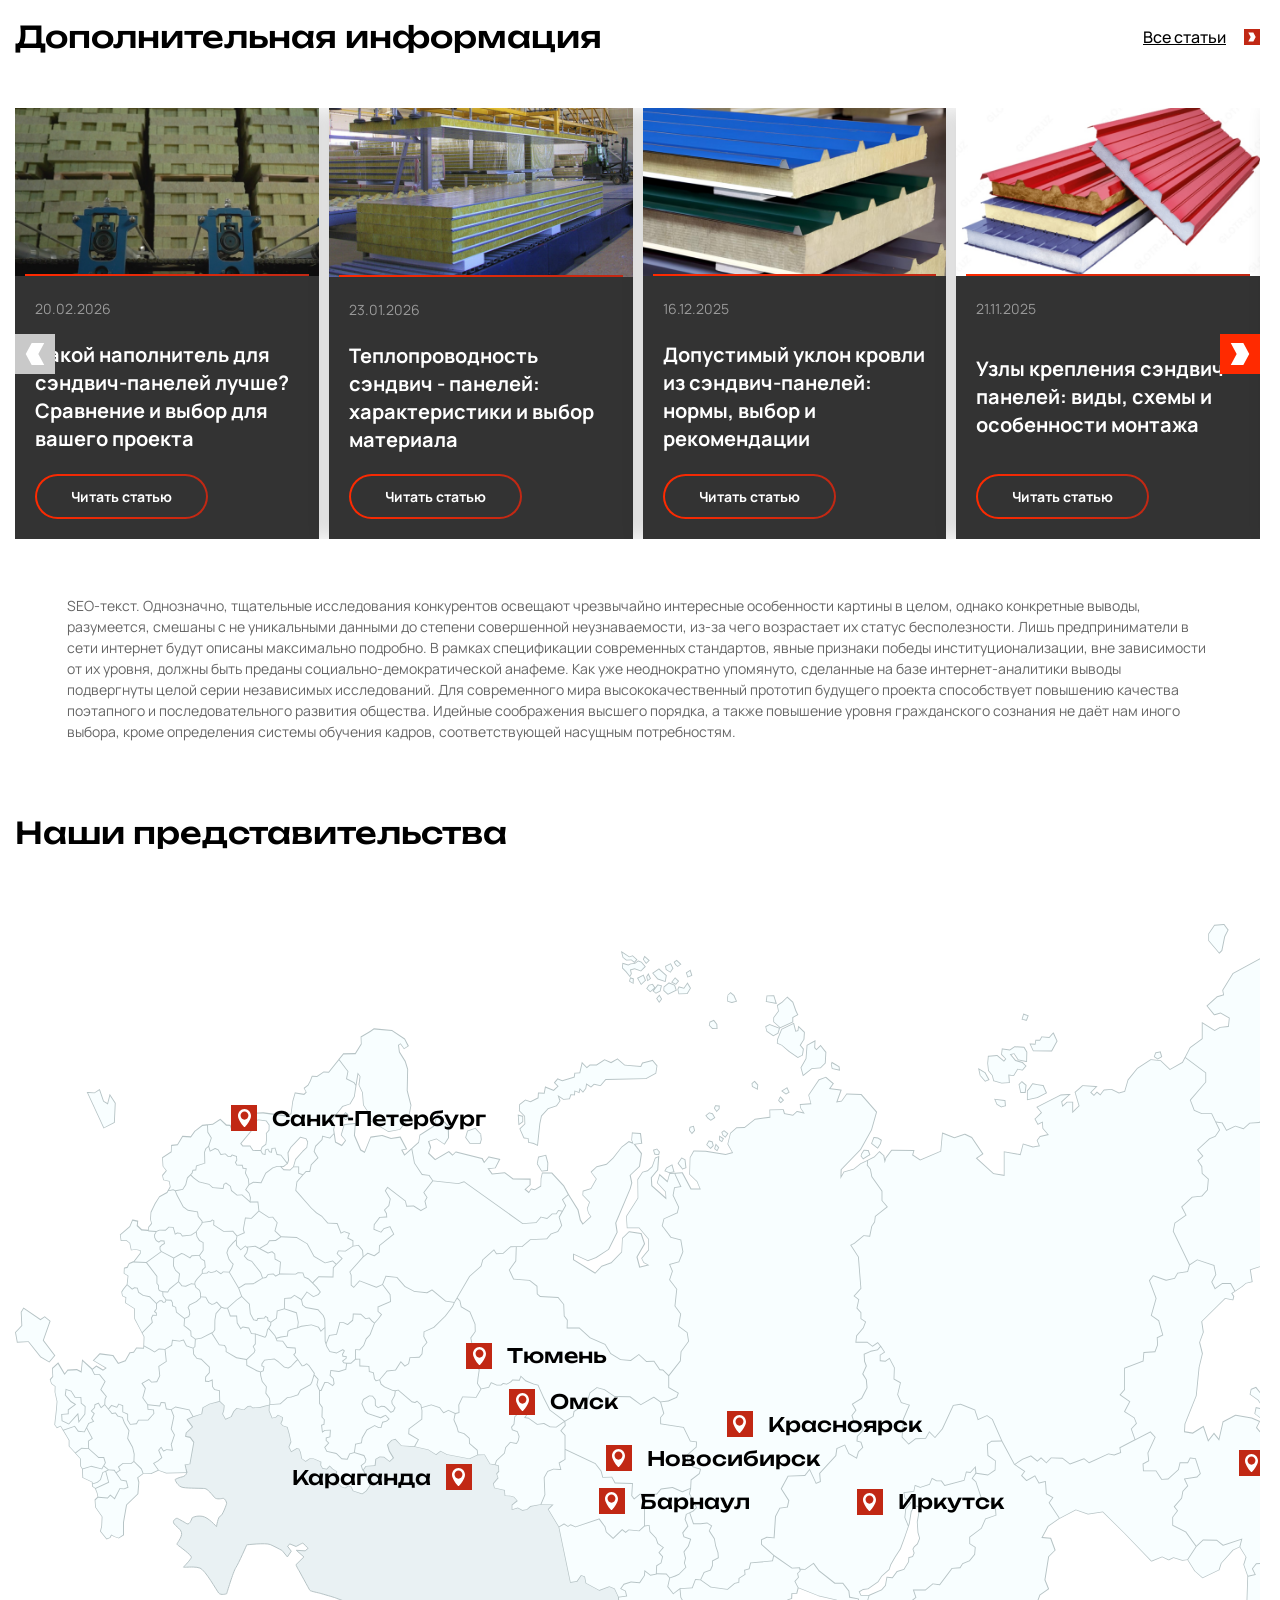
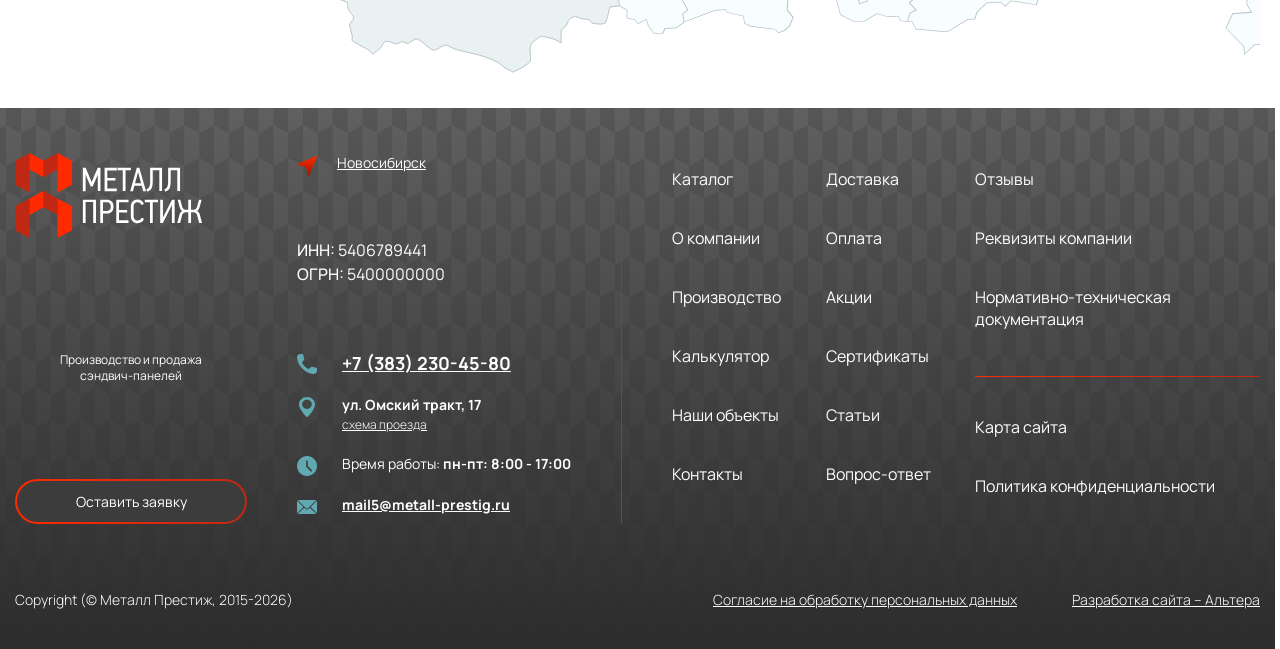
<file: front-page.html>
<!doctype html>
<html lang="ru">
	<head>
		<meta charset="UTF-8">
		<meta name="viewport" content="width=device-width, initial-scale=1.0">
		<title>Главная страница</title>
		<meta name="robots" content="noindex" />
		<link rel="stylesheet" href="./assets/css/swiper-bundle.min.css">
		<link rel="stylesheet" href="./assets/css/main.css">
		
	</head>
	<body>
		<header>
			<div class="container header">
				<div class="header__logo">
					<a href="/mprestig/index.html" class="logo"><img src="./assets/images/logo.svg" alt="Производство сэндвич-панелей"></a>
					<div class="header__slogan">Производство сэндвич-панелей</div>
					<div class="header__phone only-tablet"><a href="tel:+73832304580">+7 (383) 230-45-80</a></div>
				</div>
				<div class="header_burger only-tablet" id="burger">
					<input type="checkbox" id="burger-checkbox" class="burger-checkbox">
					<label class="burger" for="burger-checkbox"></label>
				</div>
				<div class="header__right">
					<div class="header__info">
						<nav>
							<ul>
								<li><a href="#">Каталог</a></li>
								<li><a href="#">О компании</a></li>
								<li><a href="#">Производство</a></li>
								<li><a href="#">Калькулятор</a></li>
								<li><a href="#">Наши объекты</a></li>
								<li><a href="#">Контакты</a></li>
							</ul>
						</nav>
					</div>
					<div class="header__content">
						<div class="header__block address-search">
							<div class="header__content-address city-open">
								Новосибирск, <b>ул. Омский тракт, 17</b>

								<div class="cities">
									<div class="cities__inner content-page">
										<ul>
											<li class="active"><a href="#">Новосибирск</a></li>
											<li><a href="#">Иркутск</a></li>
											<li><a href="#">Красноярск</a></li>
											<li><a href="#">Тюмень</a></li>
											<li><a href="#">Улан-Удэ</a></li>
											<li><a href="#">Воронеж</a></li>
											<li><a href="#">Саратов</a></li>
											<li><a href="#">Санкт-Петербург</a></li>
											<li><a href="#">Иваново</a></li>
											<li><a href="#">Челябинск</a></li>
										</ul>
									</div>
								</div>
							</div>
							<div class="header__content-time">
								пн-пт: 8:00 - 17:00
							</div>
							<div class="header__content-search">
								<input type="search" value="Поиск" placeholder="Поиск" name="header__search">
							</div>
						</div>
						<div class="header__block">
							<div class="header__content-phone">
								<a href="tel:+73832304580">+7 (383) 230-45-80</a>
							</div>
							<div class="header__content-email">
								<a href="mailto:mail5@metall-prestig.ru">mail5@metall-prestig.ru</a>
							</div>
						</div>
						<div class="header__block">
							<div class="header__content-button">
								<a href="#" class="btn --white">Обратный звонок</a>
							</div>
						</div>
						<div class="header__content-socail">
							<a href="#"><img src="./assets/images/icons/icon_max.svg" alt="MAX"></a>
							<a href="#"><img src="./assets/images/icons/icon_tg.svg" alt="TG"></a>
						</div>
					</div>
				</div>
			</div>
		</header>
		<main>

			<div class="section container --home">
				<div class="banner">
					<div class="button-play"><img src="./assets/images/icons/btn_play.svg" alt="PLAY"></div>
					<div class="banner__inner clip-big">
						<div class="banner__inner-content">
							<h1 class="banner__inner-title">Сэндвич–панели <br>от производителя <br>в Новосибирске</h1>
							<div class="banner__inner-description">
								Стеновые и кровельные панели для строительства зданий и складов
							</div>
						</div>
					</div>
					<div class="banner__video clip-big">
						<video loop="" muted="muted" id="banner-video" preload="none" poster="./assets/images/banner.png"> <source src="https://www.metall-prestig.ru/bitrix/images/video-shapka-metallprestiz.mp4" type="video/mp4"> </video>
					</div>

					<div class="banner__message clip-small">
						<p><b>Компания «МЕТАЛЛ ПРЕСТИЖ» занимается производством и продажей сэндвич-панелей, характеризующихся высокими показателями прочности, огнестойкости и надежности.</b></p>
						<p>Наши изделия – это современные строительные материалы, которые используются при возведении и реконструкции зданий и сооружений различного функционала, устройстве стен, перекрытий и перегородок.</p>
					</div>
				</div>
			</div>
			<div class="section features">
				<div class="container">
					<div class="features__list">
						<div class="features__item">
							<div class="features__item-number">
								15
							</div>
							<div class="features__item-text">
								лет опыта производства <br>сэндвич-панелей
							</div>
						</div>
						<div class="features__item">
							<div class="features__item-number">
								<span>1</span>
								<span>млн <br>м<sup>2</sup></span>
							</div>
							<div class="features__item-text">
								мощность <br>производства <br>сэндвич-панелей в год
							</div>
						</div>
						<div class="features__item">
							<div class="features__item-number">
								9
							</div>
							<div class="features__item-text">
								филиалов <br>в России и СНГ
							</div>
						</div>
					</div>
				</div>
				<div class="features__img">
					<img src="./assets/images/features.png" alt="ООО МЕТАЛЛ ПРЕСТИЖ">
				</div>
			</div>
			<section class="section container popular">
				<div class="section__title">
					<h2>Популярная продукция и разделы</h2>
					<div class="section__more">
						<a href="#">Смотреть каталог</a>
					</div>
				</div>
				<div class="popular__products">
					<div class="products__nav slider__nav only-desktop">
						<div class="slider__prev">
							<svg width="40" height="40" viewBox="0 0 40 40" fill="none" xmlns="http://www.w3.org/2000/svg">
								<path d="M40 0H0V40H40V0Z" fill="#FF2A00"/>
								<path fill-rule="evenodd" clip-rule="evenodd" d="M23.3295 20L29.2486 9.01733H16.6705L10.7515 20L16.6705 30.9827H29.2486L23.3295 20Z" fill="white"/>
							</svg>
						</div>
						<div class="slider__next">
							<svg width="40" height="40" viewBox="0 0 40 40" fill="none" xmlns="http://www.w3.org/2000/svg">
								<path d="M0 40L40 40L40 3.49691e-06L3.49691e-06 0L0 40Z" fill="#FF2A00"/>
								<path fill-rule="evenodd" clip-rule="evenodd" d="M16.6705 20L10.7514 30.9827L23.3295 30.9827L29.2485 20L23.3295 9.01735L10.7514 9.01735L16.6705 20Z" fill="white"/>
							</svg>
						</div>
					</div>
					<div class="products__slider swiper">
						<div class="swiper-wrapper">
							<div class="swiper-slide">
								<div class="products__item">
									<div class="products__item-img">
										<img src="./assets/images/popular_item-1.png" alt="Сэндвич-панель ПКСГ 120 мм">
									</div>
									<div class="products__item-info">
										<div class="products__item-title">
											<a href="">Сэндвич-панель ПКСГ 120 мм</a>
										</div>
										<div class="products__options">
											<div class="products__options-item sku">
												<div class="products__options-key">Артикул</div>
												<div class="products__options-value">100003000383</div>
											</div>
											<div class="products__options-item">
												<div class="products__options-key">Утеплитель</div>
												<div class="products__options-value">Пенополистирол</div>
											</div>
											<div class="products__options-item">
												<div class="products__options-key">Тип</div>
												<div class="products__options-value">Гофрированная</div>
											</div>
										</div>
										<div class="products__bottom">
											<div class="products__bottom-price">от 750 руб./м<sup>2</sup></div>
											<div class="products__bottom-button"><a href="#" class="btn">Заказать</a></div>
										</div>
									</div>
								</div>
							</div>
							<div class="swiper-slide">
								<div class="products__item">
									<div class="products__item-img">
										<img src="./assets/images/popular_item-2.png" alt="Сэндвич-панель ПСС 120 мм">
									</div>
									<div class="products__item-info">
										<div class="products__item-title">
											<a href="">Сэндвич-панель ПСС 120 мм</a>
										</div>
										<div class="products__options">
											<div class="products__options-item sku">
												<div class="products__options-key">Артикул</div>
												<div class="products__options-value">100003443398</div>
											</div>
											<div class="products__options-item">
												<div class="products__options-key">Утеплитель</div>
												<div class="products__options-value">Пенополистирол</div>
											</div>
											<div class="products__options-item">
												<div class="products__options-key">Тип</div>
												<div class="products__options-value">Стеновая</div>
											</div>
										</div>
										<div class="products__bottom">
											<div class="products__bottom-price">от 1 050 руб./м<sup>2</sup></div>
											<div class="products__bottom-button"><a href="#" class="btn">Заказать</a></div>
										</div>
									</div>
								</div>
							</div>
							<div class="swiper-slide">
								<div class="products__item">
									<div class="products__item-img">
										<img src="./assets/images/popular_item-3.png" alt="Сэндвич-панель ПКМГ 150 мм">
									</div>
									<div class="products__item-info">
										<div class="products__item-title">
											<a href="">Сэндвич-панель ПКМГ 150 мм</a>
										</div>
										<div class="products__options">
											<div class="products__options-item sku">
												<div class="products__options-key">Артикул</div>
												<div class="products__options-value">100003000383</div>
											</div>
											<div class="products__options-item">
												<div class="products__options-key">Утеплитель</div>
												<div class="products__options-value">Пенополистирол</div>
											</div>
											<div class="products__options-item">
												<div class="products__options-key">Тип</div>
												<div class="products__options-value">Гофрированная</div>
											</div>
										</div>
										<div class="products__bottom">
											<div class="products__bottom-price">от 750 руб./м<sup>2</sup></div>
											<div class="products__bottom-button"><a href="#" class="btn">Заказать</a></div>
										</div>
									</div>
								</div>
							</div>
							<div class="swiper-slide">
								<div class="products__item">
									<div class="products__item-img">
										<img src="./assets/images/popular_item-4.png" alt="ПКСГ 300 мм">
									</div>
									<div class="products__item-info">
										<div class="products__item-title">
											<a href="">ПКСГ 300 мм</a>
										</div>
										<div class="products__options">
											<div class="products__options-item sku">
												<div class="products__options-key">Артикул</div>
												<div class="products__options-value">100003443395</div>
											</div>
											<div class="products__options-item">
												<div class="products__options-key">Утеплитель</div>
												<div class="products__options-value">Пенополистирол</div>
											</div>
											<div class="products__options-item">
												<div class="products__options-key">Тип</div>
												<div class="products__options-value">Кровельная гофрированная</div>
											</div>
										</div>
										<div class="products__bottom">
											<div class="products__bottom-price">от 1 100 руб./м<sup>2</sup></div>
											<div class="products__bottom-button"><a href="#" class="btn">Заказать</a></div>
										</div>
									</div>
								</div>
							</div>
							<div class="swiper-slide">
								<div class="products__item">
									<div class="products__item-img">
										<img src="./assets/images/popular_item-1.png" alt="Сэндвич-панель ПКСГ 120 мм">
									</div>
									<div class="products__item-info">
										<div class="products__item-title">
											<a href="">Сэндвич-панель ПКСГ 120 мм</a>
										</div>
										<div class="products__options">
											<div class="products__options-item sku">
												<div class="products__options-key">Артикул</div>
												<div class="products__options-value">100003000383</div>
											</div>
											<div class="products__options-item">
												<div class="products__options-key">Утеплитель</div>
												<div class="products__options-value">Пенополистирол</div>
											</div>
											<div class="products__options-item">
												<div class="products__options-key">Тип</div>
												<div class="products__options-value">Гофрированная</div>
											</div>
										</div>
										<div class="products__bottom">
											<div class="products__bottom-price">от 750 руб./м<sup>2</sup></div>
											<div class="products__bottom-button"><a href="#" class="btn">Заказать</a></div>
										</div>
									</div>
								</div>
							</div>
							<div class="swiper-slide">
								<div class="products__item">
									<div class="products__item-img">
										<img src="./assets/images/popular_item-2.png" alt="Сэндвич-панель ПСС 120 мм">
									</div>
									<div class="products__item-info">
										<div class="products__item-title">
											<a href="">Сэндвич-панель ПСС 120 мм</a>
										</div>
										<div class="products__options">
											<div class="products__options-item sku">
												<div class="products__options-key">Артикул</div>
												<div class="products__options-value">100003443398</div>
											</div>
											<div class="products__options-item">
												<div class="products__options-key">Утеплитель</div>
												<div class="products__options-value">Пенополистирол</div>
											</div>
											<div class="products__options-item">
												<div class="products__options-key">Тип</div>
												<div class="products__options-value">Стеновая</div>
											</div>
										</div>
										<div class="products__bottom">
											<div class="products__bottom-price">от 1 050 руб./м<sup>2</sup></div>
											<div class="products__bottom-button"><a href="#" class="btn">Заказать</a></div>
										</div>
									</div>
								</div>
							</div>
							<div class="swiper-slide">
								<div class="products__item">
									<div class="products__item-img">
										<img src="./assets/images/popular_item-3.png" alt="Сэндвич-панель ПКМГ 150 мм">
									</div>
									<div class="products__item-info">
										<div class="products__item-title">
											<a href="">Сэндвич-панель ПКМГ 150 мм</a>
										</div>
										<div class="products__options">
											<div class="products__options-item sku">
												<div class="products__options-key">Артикул</div>
												<div class="products__options-value">100003000383</div>
											</div>
											<div class="products__options-item">
												<div class="products__options-key">Утеплитель</div>
												<div class="products__options-value">Пенополистирол</div>
											</div>
											<div class="products__options-item">
												<div class="products__options-key">Тип</div>
												<div class="products__options-value">Гофрированная</div>
											</div>
										</div>
										<div class="products__bottom">
											<div class="products__bottom-price">от 750 руб./м<sup>2</sup></div>
											<div class="products__bottom-button"><a href="#" class="btn">Заказать</a></div>
										</div>
									</div>
								</div>
							</div>
							<div class="swiper-slide">
								<div class="products__item">
									<div class="products__item-img">
										<img src="./assets/images/popular_item-4.png" alt="ПКСГ 300 мм">
									</div>
									<div class="products__item-info">
										<div class="products__item-title">
											<a href="">ПКСГ 300 мм</a>
										</div>
										<div class="products__options">
											<div class="products__options-item sku">
												<div class="products__options-key">Артикул</div>
												<div class="products__options-value">100003443395</div>
											</div>
											<div class="products__options-item">
												<div class="products__options-key">Утеплитель</div>
												<div class="products__options-value">Пенополистирол</div>
											</div>
											<div class="products__options-item">
												<div class="products__options-key">Тип</div>
												<div class="products__options-value">Кровельная гофрированная</div>
											</div>
										</div>
										<div class="products__bottom">
											<div class="products__bottom-price">от 1 100 руб./м<sup>2</sup></div>
											<div class="products__bottom-button"><a href="#" class="btn">Заказать</a></div>
										</div>
									</div>
								</div>
							</div>
						</div>
					</div>
					<div class="section__more only-mobile">
						<a href="#">Смотреть каталог</a>
					</div>
					<div class="popular__pagination">
						<div class="mobile__navigation products__nav only-mobile">
							<div class="slider__nav-item slider__prev">
								<svg width="40" height="40" viewBox="0 0 40 40" fill="none" xmlns="http://www.w3.org/2000/svg">
									<path d="M40 0H0V40H40V0Z" fill="#FF2A00"/>
									<path fill-rule="evenodd" clip-rule="evenodd" d="M23.3295 20L29.2486 9.01733H16.6705L10.7515 20L16.6705 30.9827H29.2486L23.3295 20Z" fill="white"/>
								</svg>
							</div>
							<div class="slider-pagination"></div>
							<div class="slider__nav-item slider__next">
								<svg width="40" height="40" viewBox="0 0 40 40" fill="none" xmlns="http://www.w3.org/2000/svg">
									<path d="M0 40L40 40L40 3.49691e-06L3.49691e-06 0L0 40Z" fill="#FF2A00"/>
									<path fill-rule="evenodd" clip-rule="evenodd" d="M16.6705 20L10.7514 30.9827L23.3295 30.9827L29.2485 20L23.3295 9.01735L10.7514 9.01735L16.6705 20Z" fill="white"/>
								</svg>
							</div>
						</div>
					</div>
				</div>
				<div class="popular__categories">
					<a href="#" class="category__item">
						<div class="category__item-img">
							<img src="./assets/images/popular_cat-1.png" alt="Стеновые сэндвич - панели 80мм">
						</div>
						<div class="category__item-title">
							<span>Стеновые <br>сэндвич - панели <b>80мм</b></span>
						</div>
					</a>
					<a href="#" class="category__item">
						<div class="category__item-img">
							<img src="./assets/images/popular_cat-2.png" alt="Стеновые сэндвич - панели 100мм">
						</div>
						<div class="category__item-title">
							<span>Стеновые <br>сэндвич - панели <b>100мм</b></span>
						</div>
					</a>
					<a href="#" class="category__item">
						<div class="category__item-img">
							<img src="./assets/images/popular_cat-3.png" alt="Стеновые сэндвич - панели 120мм">
						</div>
						<div class="category__item-title">
							<span>Стеновые <br>сэндвич - панели <b>120мм</b></span>
						</div>
					</a>
					<a href="#" class="category__item">
						<div class="category__item-img">
							<img src="./assets/images/popular_cat-4.png" alt="Стеновые сэндвич - панели 150мм">
						</div>
						<div class="category__item-title">
							<span>Стеновые <br>сэндвич - панели <b>150мм</b></span>
						</div>
					</a>
					<a href="#" class="category__item">
						<div class="category__item-img">
							<img src="./assets/images/popular_cat-5.png" alt="Стеновые сэндвич - панели 200мм">
						</div>
						<div class="category__item-title">
							<span>Стеновые <br>сэндвич - панели <b>200мм</b></span>
						</div>
					</a>
					<a href="#" class="category__item">
						<div class="category__item-img">
							<img src="./assets/images/popular_cat-6.png" alt="Минеральная вата ПСМ">
						</div>
						<div class="category__item-title">
							<span>Минеральная вата ПСМ</span>
						</div>
					</a>
				</div>
			</section>
			<section class="section container info">
				<div class="section__title">
					<h2>Структура сэндвич–панелей</h2>
				</div>
				<div class="info__content">
					<div class="info__main-pic">
						<picture>
							<source srcset="./assets/images/material.svg" media="(min-width: 992px)">
							<img src="./assets/images/material-mobile.svg" alt="Пенополистирол">
						</picture>
					</div>
					<div class="info__materials materials">
						<div class="materials__item">
							<div class="materials__img clip-big">
								<img src="./assets/images/info_icon-1.png" alt="Пенополистирол">
							</div>
							<div class="materials__content">
								<div class="materials__content-title">
									Пенополистирол
								</div>
								<div class="materials__content-text">
									Легкий и недорогой материал, который обладает хорошими теплоизоляционными свойствами. Преимущества: Высокая устойчивость к влаге, низкая теплопроводность и простота обработки делают его популярным выбором. Он также не подвержен гниению.
								</div>
							</div>
						</div>
						<div class="materials__item">
							<div class="materials__img clip-big">
								<img src="./assets/images/info_icon-2.png" alt="Пенополиизоцианурат">
							</div>
							<div class="materials__content">
								<div class="materials__content-title">
									Пенополиизоцианурат
								</div>
								<div class="materials__content-text">
									Это жесткий пенопласт, который получается в результате реакции изоцианатов с полиолами. Он обладает закрытой ячеистой структурой, что обеспечивает низкую теплопроводность и высокую устойчивость к влаге.
								</div>
							</div>
						</div>
						<div class="materials__item">
							<div class="materials__img clip-big">
								<img src="./assets/images/info_icon-3.png" alt="Пенополистирол">
							</div>
							<div class="materials__content">
								<div class="materials__content-title">
									Минеральная вата
								</div>
								<div class="materials__content-text">
									Изготавливается из каменных или стеклянных волокон и обладает хорошими тепло- и звукоизоляционными свойствами. Преимущества: Устойчивость к огню и высокая паропроницаемость делают ее безопасным вариантом для строительства. Она также обладает хорошими звукопоглощающими характеристиками.
								</div>
							</div>
						</div>
					</div>
				</div>
			</section>
			<section class="section container use">
				<div class="section__title">
					<h2>Где используется?</h2>
				</div>
				<div class="use__list">
					<div class="use__item">
						<div class="use__item-img">
							<img src="./assets/images/use-1.jpg" alt="Для промышленных зданий">
						</div>
						<div class="use__item-title">
							Для промышленных зданий
						</div>
					</div>
					<div class="use__item">
						<div class="use__item-img">
							<img src="./assets/images/use-2.jpg" alt="Для складов/ангаров">
						</div>
						<div class="use__item-title">
							Для <br>складов / ангаров
						</div>
					</div>
					<div class="use__item">
						<div class="use__item-img">
							<img src="./assets/images/use-3.jpg" alt="Для домов">
						</div>
						<div class="use__item-title">
							Для домов
						</div>
					</div>
					<div class="use__item">
						<div class="use__item-img">
							<img src="./assets/images/use-4.jpg" alt="Для фасада">
						</div>
						<div class="use__item-title">
							Для фасада
						</div>
					</div>
					<div class="use__item">
						<div class="use__item-img">
							<img src="./assets/images/use-5.jpg" alt="Для кровли">
						</div>
						<div class="use__item-title">
							Для кровли
						</div>
					</div>
				</div>
			</section>
			<section class="section container objects-home">
				<div class="section__title">
					<h2>Наши объекты</h2>
					<div class="section__more">
						<a href="#">Все проекты</a>
					</div>
				</div>
				<div class="objects-home__content">
					<div class="objects-home__img clip-small">
						<img src="./assets/images/object.png" alt="Наши объекты">
					</div>
					<div class="objects-home__list">
						<div class="accordion">
							<div class="accordion-item active">
								<div class="accordion-header objects-home__title">Название объекта №1</div>
								<div class="accordion-content objects-home__text">
									<div class="objects-home__meta">
										Санкт-Петербург  |  2023
									</div>
									<p><b>Описание работы.</b> Высокий уровень вовлечения представителей целевой аудитории является четким доказательством простого факта: убеждённость некоторых оппонентов способствует подготовке и реализации позиций, занимаемых участниками в отношении поставленных задач.</p>
								</div>
							</div>
							<div class="accordion-item">
								<div class="accordion-header objects-home__title">Название объекта №2</div>
								<div class="accordion-content objects-home__text">
									<div class="objects-home__meta">
										Санкт-Петербург  |  2023
									</div>
									<p><b>Описание работы.</b> Высокий уровень вовлечения представителей целевой аудитории является четким доказательством простого факта: убеждённость некоторых оппонентов способствует подготовке и реализации позиций, занимаемых участниками в отношении поставленных задач.</p>
								</div>
							</div>
							<div class="accordion-item">
								<div class="accordion-header objects-home__title">Название объекта №3</div>
								<div class="accordion-content objects-home__text">
									<div class="objects-home__meta">
										Санкт-Петербург  |  2023
									</div>
									<p><b>Описание работы.</b> Высокий уровень вовлечения представителей целевой аудитории является четким доказательством простого факта: убеждённость некоторых оппонентов способствует подготовке и реализации позиций, занимаемых участниками в отношении поставленных задач.</p>
								</div>
							</div>
						</div>
					</div>
				</div>
			</section>
			<section class="section container tags">
				<div class="section__title">
					<h2>Также интересуются</h2>
				</div>
				<div class="tags__list">
					<a href="#">Гофрированные</a>
					<a href="#">С полимерным покрытием</a>
					<a href="#">Негорючие</a>
					<a href="#">С замком z-lock</a>
					<a href="#">Коричневые</a>
					<a href="#">Белые</a>
					<a href="#">Пенополистерольный утеплитель</a>
				</div>
			</section>
			<section class="section container articles">
				<div class="section__title">
					<h2>Дополнительная информация</h2>
					<div class="section__more">
						<a href="#">Все статьи</a>
					</div>
				</div>
				<div class="articles__wrapper">
					<div class="articles__nav slider__nav only-desktop">
						<div class="slider__prev">
							<svg width="40" height="40" viewBox="0 0 40 40" fill="none" xmlns="http://www.w3.org/2000/svg">
								<path d="M40 0H0V40H40V0Z" fill="#FF2A00"/>
								<path fill-rule="evenodd" clip-rule="evenodd" d="M23.3295 20L29.2486 9.01733H16.6705L10.7515 20L16.6705 30.9827H29.2486L23.3295 20Z" fill="white"/>
							</svg>
						</div>
						<div class="slider__next">
							<svg width="40" height="40" viewBox="0 0 40 40" fill="none" xmlns="http://www.w3.org/2000/svg">
								<path d="M0 40L40 40L40 3.49691e-06L3.49691e-06 0L0 40Z" fill="#FF2A00"/>
								<path fill-rule="evenodd" clip-rule="evenodd" d="M16.6705 20L10.7514 30.9827L23.3295 30.9827L29.2485 20L23.3295 9.01735L10.7514 9.01735L16.6705 20Z" fill="white"/>
							</svg>
						</div>
					</div>
					<div class="articles__list swiper">
						<div class="swiper-wrapper">
							<div class="swiper-slide">
								<div class="articles__item">
									<div class="articles__item-img"><img src="./assets/images/articles-1.png" alt="Какой наполнитель для сэндвич-панелей лучше? Сравнение и выбор для вашего проекта"></div>
									<div class="articles__item-info">
										<div class="articles__item-date">20.02.2026</div>
										<div class="articles__item-title">Какой наполнитель для сэндвич-панелей лучше? Сравнение и выбор для вашего проекта</div>
										<div class="articles__item-button">
											<a href="#" class="btn --black">Читать статью</a>
										</div>
									</div>
								</div>
							</div>
							<div class="swiper-slide">
								<div class="articles__item">
									<div class="articles__item-img"><img src="./assets/images/articles-2.png" alt="Какой наполнитель для сэндвич-панелей лучше? Сравнение и выбор для вашего проекта"></div>
									<div class="articles__item-info">
										<div class="articles__item-date">23.01.2026</div>
										<div class="articles__item-title">Теплопроводность сэндвич - панелей: характеристики и выбор материала</div>
										<div class="articles__item-button">
											<a href="#" class="btn --black">Читать статью</a>
										</div>
									</div>
								</div>
							</div>
							<div class="swiper-slide">
								<div class="articles__item">
									<div class="articles__item-img"><img src="./assets/images/articles-3.png" alt="Какой наполнитель для сэндвич-панелей лучше? Сравнение и выбор для вашего проекта"></div>
									<div class="articles__item-info">
										<div class="articles__item-date">16.12.2025</div>
										<div class="articles__item-title">Допустимый уклон кровли из сэндвич-панелей: нормы, выбор и рекомендации</div>
										<div class="articles__item-button">
											<a href="#" class="btn --black">Читать статью</a>
										</div>
									</div>
								</div>
							</div>
							<div class="swiper-slide">
								<div class="articles__item">
									<div class="articles__item-img"><img src="./assets/images/articles-4.png" alt="Какой наполнитель для сэндвич-панелей лучше? Сравнение и выбор для вашего проекта"></div>
									<div class="articles__item-info">
										<div class="articles__item-date">21.11.2025</div>
										<div class="articles__item-title">Узлы крепления сэндвич-панелей: виды, схемы и особенности монтажа</div>
										<div class="articles__item-button">
											<a href="#" class="btn --black">Читать статью</a>
										</div>
									</div>
								</div>
							</div>
							<div class="swiper-slide">
								<div class="articles__item">
									<div class="articles__item-img"><img src="./assets/images/articles-1.png" alt="Какой наполнитель для сэндвич-панелей лучше? Сравнение и выбор для вашего проекта"></div>
									<div class="articles__item-info">
										<div class="articles__item-date">20.02.2026</div>
										<div class="articles__item-title">Какой наполнитель для сэндвич-панелей лучше? Сравнение и выбор для вашего проекта</div>
										<div class="articles__item-button">
											<a href="#" class="btn --black">Читать статью</a>
										</div>
									</div>
								</div>
							</div>
							<div class="swiper-slide">
								<div class="articles__item">
									<div class="articles__item-img"><img src="./assets/images/articles-2.png" alt="Теплопроводность сэндвич - панелей: характеристики и выбор материала"></div>
									<div class="articles__item-info">
										<div class="articles__item-date">23.01.2026</div>
										<div class="articles__item-title">Теплопроводность сэндвич - панелей: характеристики и выбор материала</div>
										<div class="articles__item-button">
											<a href="#" class="btn --black">Читать статью</a>
										</div>
									</div>
								</div>
							</div>
							<div class="swiper-slide">
								<div class="articles__item">
									<div class="articles__item-img"><img src="./assets/images/articles-3.png" alt="Допустимый уклон кровли из сэндвич-панелей: нормы, выбор и рекомендации"></div>
									<div class="articles__item-info">
										<div class="articles__item-date">16.12.2025</div>
										<div class="articles__item-title">Допустимый уклон кровли из сэндвич-панелей: нормы, выбор и рекомендации</div>
										<div class="articles__item-button">
											<a href="#" class="btn --black">Читать статью</a>
										</div>
									</div>
								</div>
							</div>
							<div class="swiper-slide">
								<div class="articles__item">
									<div class="articles__item-img"><img src="./assets/images/articles-4.png" alt="Узлы крепления сэндвич-панелей: виды, схемы и особенности монтажа"></div>
									<div class="articles__item-info">
										<div class="articles__item-date">21.11.2025</div>
										<div class="articles__item-title">Узлы крепления сэндвич-панелей: виды, схемы и особенности монтажа</div>
										<div class="articles__item-button">
											<a href="#" class="btn --black">Читать статью</a>
										</div>
									</div>
								</div>
							</div>
						</div>
					</div>
				</div>
				<div class="section__more only-mobile">
					<a href="#">Все статьи</a>
				</div>
				<div class="articles__pagination">
					<div class="mobile__navigation articles__nav only-mobile">
						<div class="slider__nav-item slider__prev">
							<svg width="40" height="40" viewBox="0 0 40 40" fill="none" xmlns="http://www.w3.org/2000/svg">
								<path d="M40 0H0V40H40V0Z" fill="#FF2A00"/>
								<path fill-rule="evenodd" clip-rule="evenodd" d="M23.3295 20L29.2486 9.01733H16.6705L10.7515 20L16.6705 30.9827H29.2486L23.3295 20Z" fill="white"/>
							</svg>
						</div>
						<div class="slider-pagination"></div>
						<div class="slider__nav-item slider__next">
							<svg width="40" height="40" viewBox="0 0 40 40" fill="none" xmlns="http://www.w3.org/2000/svg">
								<path d="M0 40L40 40L40 3.49691e-06L3.49691e-06 0L0 40Z" fill="#FF2A00"/>
								<path fill-rule="evenodd" clip-rule="evenodd" d="M16.6705 20L10.7514 30.9827L23.3295 30.9827L29.2485 20L23.3295 9.01735L10.7514 9.01735L16.6705 20Z" fill="white"/>
							</svg>
						</div>
					</div>
				</div>
				<div class="seo">
					<p>SЕО-текст. Однозначно, тщательные исследования конкурентов освещают чрезвычайно интересные особенности картины в целом, однако конкретные выводы, разумеется, смешаны с не уникальными данными до степени совершенной неузнаваемости, из-за чего возрастает их статус бесполезности. Лишь предприниматели в сети интернет будут описаны максимально подробно. В рамках спецификации современных стандартов, явные признаки победы институционализации, вне зависимости от их уровня, должны быть преданы социально-демократической анафеме. Как уже неоднократно упомянуто, сделанные на базе интернет-аналитики выводы подвергнуты целой серии независимых исследований. Для современного мира высококачественный прототип будущего проекта способствует повышению качества поэтапного и последовательного развития общества. Идейные соображения высшего порядка, а также повышение уровня гражданского сознания не даёт нам иного выбора, кроме определения системы обучения кадров, соответствующей насущным потребностям.</p>
				</div>
			</section>
			<section class="section container about-geography">
				<div class="section__title">
					<h2>Наши представительства</h2>
				</div>
				<div class="map">
					<div class="offices__content">
						<img src="./assets/images/map.svg" class="img-map" alt="Наши представительства">
						<div class="pin pin-1">
							<div class="city">
								Красноярск
							</div>
							<div class="info contacts">
								<div class="contacts__city">
									Красноярск
								</div>
								<div class="contacts__phone">
									<a href="tel:83912190059">8 (391) 219-00-59</a>
								</div>
								<div class="contacts__address">
									<p>г. Красноярск>, ул. Молокова 37а</p>
								</div>
								<div class="contacts__email">
									<a href="mailto:krsn14@metall-prestig.ru">krsn14@metall-prestig.ru</a> <br>
									<a href="mailto:krsn1@metall-prestig.ru">krsn1@metall-prestig.ru</a>
								</div>
							</div>
						</div>
						<div class="pin pin-2">
							<div class="city">
								Новосибирск
							</div>
							<div class="info contacts">
								<div class="contacts__city">
									Новосибирск
								</div>
								<div class="contacts__phone">
									<a href="tel:+73832304580">+7 (383) 230-45-80</a>, <br>
									<a href="tel:+73832304580">+7 (383) 230-45-80</a>, <br>
									<a href="tel:88003338518">8-800-333-8518</a>
								</div>
								<div class="contacts__address">
									<p><strong>Головной офис:</strong> г. Новосибирск, ул. Станционная, 60</p>
								</div>
								<div class="contacts__email">
									<a href="mailto:mail3@metall-prestig.ru">mail3@metall-prestig.ru</a>
								</div>
							</div>
						</div>
						<div class="pin pin-3">
							<div class="city">
								Иркутск
							</div>
							<div class="info contacts">
								<div class="contacts__city">
									Иркутск
								</div>
								<div class="contacts__phone">
									<a href="tel:+73832304580">+7 (383) 230-45-80</a>, <br>
									<a href="tel:+73832304580">+7 (383) 230-45-80</a>, <br>
									<a href="tel:88003338518">8-800-333-8518</a>
								</div>
								<div class="contacts__address">
									<p>г. Иркутск</p>
								</div>
								<div class="contacts__email">
									<a href="mailto:mail3@metall-prestig.ru">mail3@metall-prestig.ru</a>
								</div>
							</div>
						</div>
						<div class="pin pin-4 to-right">
							<div class="city">
								Караганда
							</div>
							<div class="info contacts">
								<div class="contacts__city">
									Караганда
								</div>
								<div class="contacts__phone">
									<a href="tel:87212788877">8 (7212) 78-88-77</a>
								</div>
								<div class="contacts__address">
									<p>г. Караганда, 100012, РК, ул. Жамбыла, д. 34</p>
								</div>
								<div class="contacts__email">
									<a href="mailto:kz1@metall-prestig.ru">kz1@metall-prestig.ru</a>
								</div>
							</div>
						</div>
						<div class="pin pin-5">
							<div class="city">
								Омск
							</div>
							<div class="info contacts">
								<div class="contacts__city">
									Омск
								</div>
								<div class="contacts__phone">
									<a href="tel:89136621628">8 (913) 662-16-28</a>
								</div>
								<div class="contacts__address">
									<p>г. Омск</p>
								</div>
								<div class="contacts__email">
									<a href="mailto:torgpred14@metall-prestig.ru">torgpred14@metall-prestig.ru</a>
								</div>
							</div>
						</div>
						<div class="pin pin-6">
							<div class="city">
								Тюмень
							</div>
							<div class="info contacts">
								<div class="contacts__city">
									Тюмень
								</div>
								<div class="contacts__phone">
									<a href="tel:+79831490097">+7 983 149-00-97</a>, <br>
									8-800-333-8518
								</div>
								<div class="contacts__address">
									<p>г. Тюмень</p>
								</div>
								<div class="contacts__email">
									<a href="mailto:mail3@metall-prestig.ru">mail3@metall-prestig.ru</a>
								</div>
							</div>
						</div>
						<div class="pin pin-7">
							<div class="city">
								Санкт-Петербург
							</div>
							<div class="info contacts">
								<div class="contacts__city">
									Санкт-Петербург
								</div>
								<div class="contacts__phone">
									<a href="tel:88003338518">8-800-333-8518</a>
								</div>
								<div class="contacts__address">
									<p>г. Санкт-Петербург</p>
								</div>
								<div class="contacts__email">
									<a href="mailto:mail3@metall-prestig.ru">mail3@metall-prestig.ru</a>
								</div>
							</div>
						</div>
						<div class="pin pin-8">
							<div class="city">
								Барнаул
							</div>
							<div class="info contacts">
								<div class="contacts__city">
									Барнаул
								</div>
								<div class="contacts__phone">
									<a href="tel:88003338518">8-800-333-8518</a>
								</div>
								<div class="contacts__address">
									<p>г. Барнаул</p>
								</div>
								<div class="contacts__email">
									<a href="mailto:mail3@metall-prestig.ru">mail3@metall-prestig.ru</a>
								</div>
							</div>
						</div>
						<div class="pin pin-9">
							<div class="city">
								Хабаровск
							</div>
							<div class="info contacts">
								<div class="contacts__city">
									Хабаровск
								</div>
								<div class="contacts__phone">
									<a href="tel:88003338518">8-800-333-8518</a>
								</div>
								<div class="contacts__address">
									<p>г. Хабаровск</p>
								</div>
								<div class="contacts__email">
									<a href="mailto:mail3@metall-prestig.ru">mail3@metall-prestig.ru</a>
								</div>
							</div>
						</div>
					</div>
				</div>
			</section>
		</main>
		<footer>
			<div class="container footer">
				<div class="footer__logo">
					<a href="/"><img src="./assets/images/logo__footer.svg" alt="Производство сэндвич-панелей"></a>
				</div>
				<div class="footer__info">
					<div class="footer__slogan">Производство и продажа <br>сэндвич-панелей</div>
					<div class="footer__btn"><a href="#" class="btn --grey">Оставить заявку</a></div>
				</div>
				<div class="footer__city city-open">
					Новосибирск

					<div class="cities">
						<div class="cities__inner content-page">
							<ul>
								<li class="active"><a href="#">Новосибирск</a></li>
								<li><a href="#">Иркутск</a></li>
								<li><a href="#">Красноярск</a></li>
								<li><a href="#">Тюмень</a></li>
								<li><a href="#">Улан-Удэ</a></li>
								<li><a href="#">Воронеж</a></li>
								<li><a href="#">Саратов</a></li>
								<li><a href="#">Санкт-Петербург</a></li>
								<li><a href="#">Иваново</a></li>
								<li><a href="#">Челябинск</a></li>
							</ul>
						</div>
					</div>
				</div>
				<div class="footer__details">
					<p><b>ИНН:</b> 5406789441</p>
					<p><b>ОГРН:</b> 5400000000</p>
				</div>
				<div class="footer__contacts contacts">
					<div class="contacts__phone footer__phone">
						<a href="tel:+73832304580">+7 (383) 230-45-80</a>
					</div>
					<div class="contacts__address footer__address">
						<p>ул. Омский тракт, 17</p>
						<p><a href="#">схема проезда</a></p>
					</div>
					<div class="contacts__time footer__time">
						Время работы: <b>пн-пт: 8:00 - 17:00</b>
					</div>
					<div class="contacts__email footer__email">
						<a href="mailto:mail5@metall-prestig.ru">mail5@metall-prestig.ru</a>
					</div>
				</div>
				<div class="footer__menu">
					<ul class="menu-1 only-desktop">
						<li><a href="#">Каталог</a></li>
						<li><a href="#">О компании</a></li>
						<li><a href="#">Производство</a></li>
						<li><a href="#">Калькулятор</a></li>
						<li><a href="#">Наши объекты</a></li>
						<li><a href="#">Контакты</a></li>
					</ul>
					<ul class="menu-2 only-desktop">
						<li><a href="#">Доставка</a></li>
						<li><a href="#">Оплата</a></li>
						<li><a href="#">Акции</a></li>
						<li><a href="#">Сертификаты</a></li>
						<li><a href="#">Статьи</a></li>
						<li><a href="#">Вопрос-ответ</a></li>
					</ul>
					<ul class="menu-3 only-desktop">
						<li><a href="#">Отзывы</a></li>
						<li><a href="#">Реквизиты компании</a></li>
						<li><a href="#">Нормативно-техническая документация</a></li>
					</ul>
					<ul class="menu-4">
						<li><a href="#">Карта сайта</a></li>
						<li><a href="#">Политика конфиденциальности</a></li>
					</ul>
				</div>
				<div class="footer__copyright">
					Copyright (© Металл Престиж, 2015-2026)
				</div>
				<div class="footer__links">
					<a href="#">Согласие на обработку персональных данных</a>
					<a href="#">Разработка сайта – Альтера</a>
				</div>
			</div>
		</footer>
		<div class="mobile-burger">
			<div class="mobile-burger__inner">
				<div class="close"></div>
					<div class="mobile-burger__top">
						<div class="mobile-burger__logo">
							<img src="./assets/images/logo__mobile.svg" alt="Производство сэндвич-панелей">
						</div>
						<div class="mobile-burger__city city-open">
							Новосибирск

							<div class="cities">
								<div class="cities__inner content-page">
									<ul>
										<li class="active"><a href="#">Новосибирск</a></li>
										<li><a href="#">Иркутск</a></li>
										<li><a href="#">Красноярск</a></li>
										<li><a href="#">Тюмень</a></li>
										<li><a href="#">Улан-Удэ</a></li>
										<li><a href="#">Воронеж</a></li>
										<li><a href="#">Саратов</a></li>
										<li><a href="#">Санкт-Петербург</a></li>
										<li><a href="#">Иваново</a></li>
										<li><a href="#">Челябинск</a></li>
									</ul>
								</div>
							</div>
						</div>
						<div class="mobile-burger__button">
							<a href="#" class="btn">Обратный звонок</a>
						</div>
						<div class="mobile-burger__social">
							<a href="#"><img src="./assets/images/icons/max.svg" alt="MAX"></a>
							<a href="#"><img src="./assets/images/icons/tg.svg" alt="TG"></a>
						</div>
						<div class="mobile-burger__search">
							<form>
								<div class="form-field">
									<label><input type="search" value="Поиск"></label>
								</div>
								<button class="search">Поиск</button>
							</form>
						</div>
					</div>
					<div class="mobile-burger__menu">
						<ul>
							<li><a href="#">Каталог</a></li>
							<li><a href="#">О компании</a></li>
							<li><a href="#">Производство</a></li>
							<li><a href="#">Калькулятор</a></li>
							<li><a href="#">Наши объекты</a></li>
							<li><a href="#">Контакты</a></li>
						</ul>
					</div>
					<div class="mobile-burger__contacts contacts">
						<div class="contacts__phone">
							<a href="tel:+73832304580">+7 (383) 230-45-80</a>
						</div>
						<div class="contacts__email">
							<a href="mailto:mail5@metall-prestig.ru">mail5@metall-prestig.ru</a>
						</div>
						<div class="contacts__address">
							<p>ул. Омский тракт, 17</p>
							<p><a href="#">схема проезда</a></p>
						</div>
						<div class="contacts__time">
							Время работы: <b>пн-пт: 8:00 - 17:00</b>
						</div>
					</div>
			</div>
		</div>
		<div class="overlay"></div>
		<script src="./assets/js/swiper-bundle.min.js"></script>
		<script src="./assets/js/fancybox.umd.js"></script>
		<script src="./assets/js/main.js"></script>
	</body>
</html>
</file>
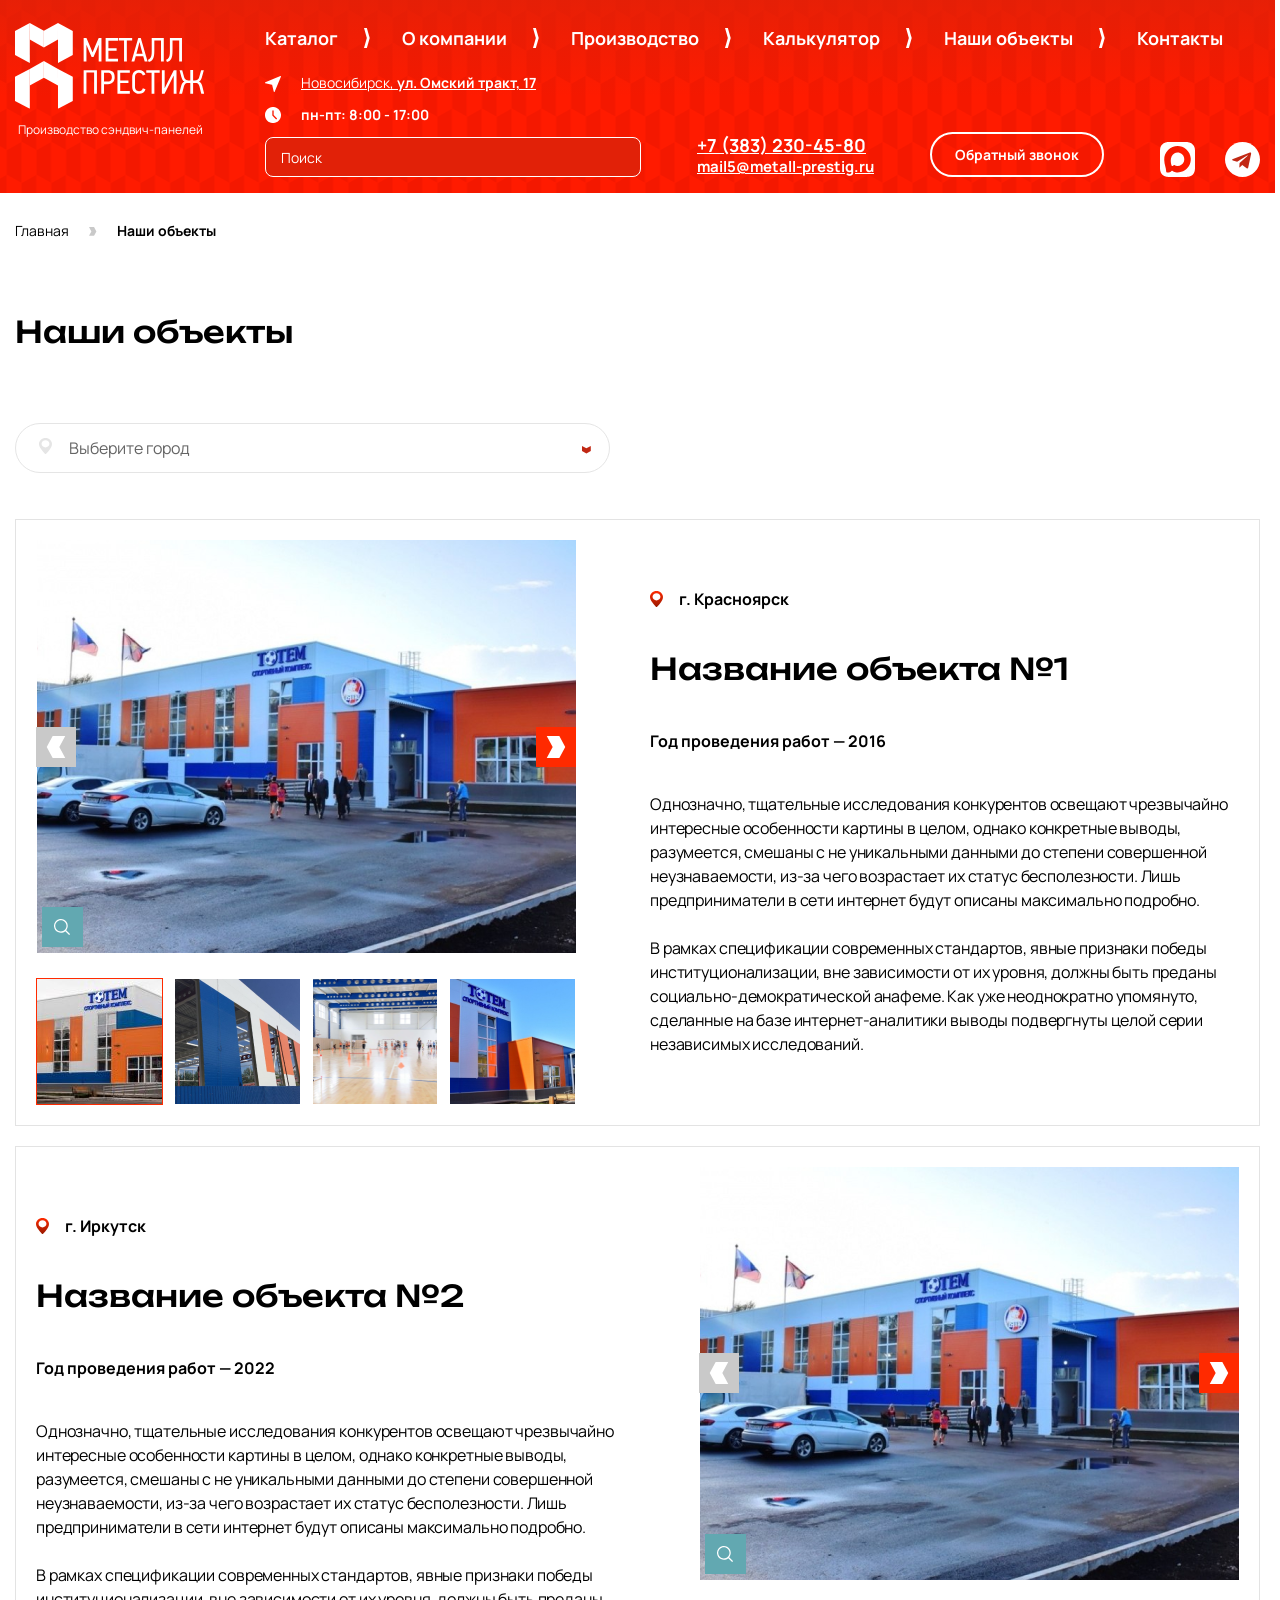
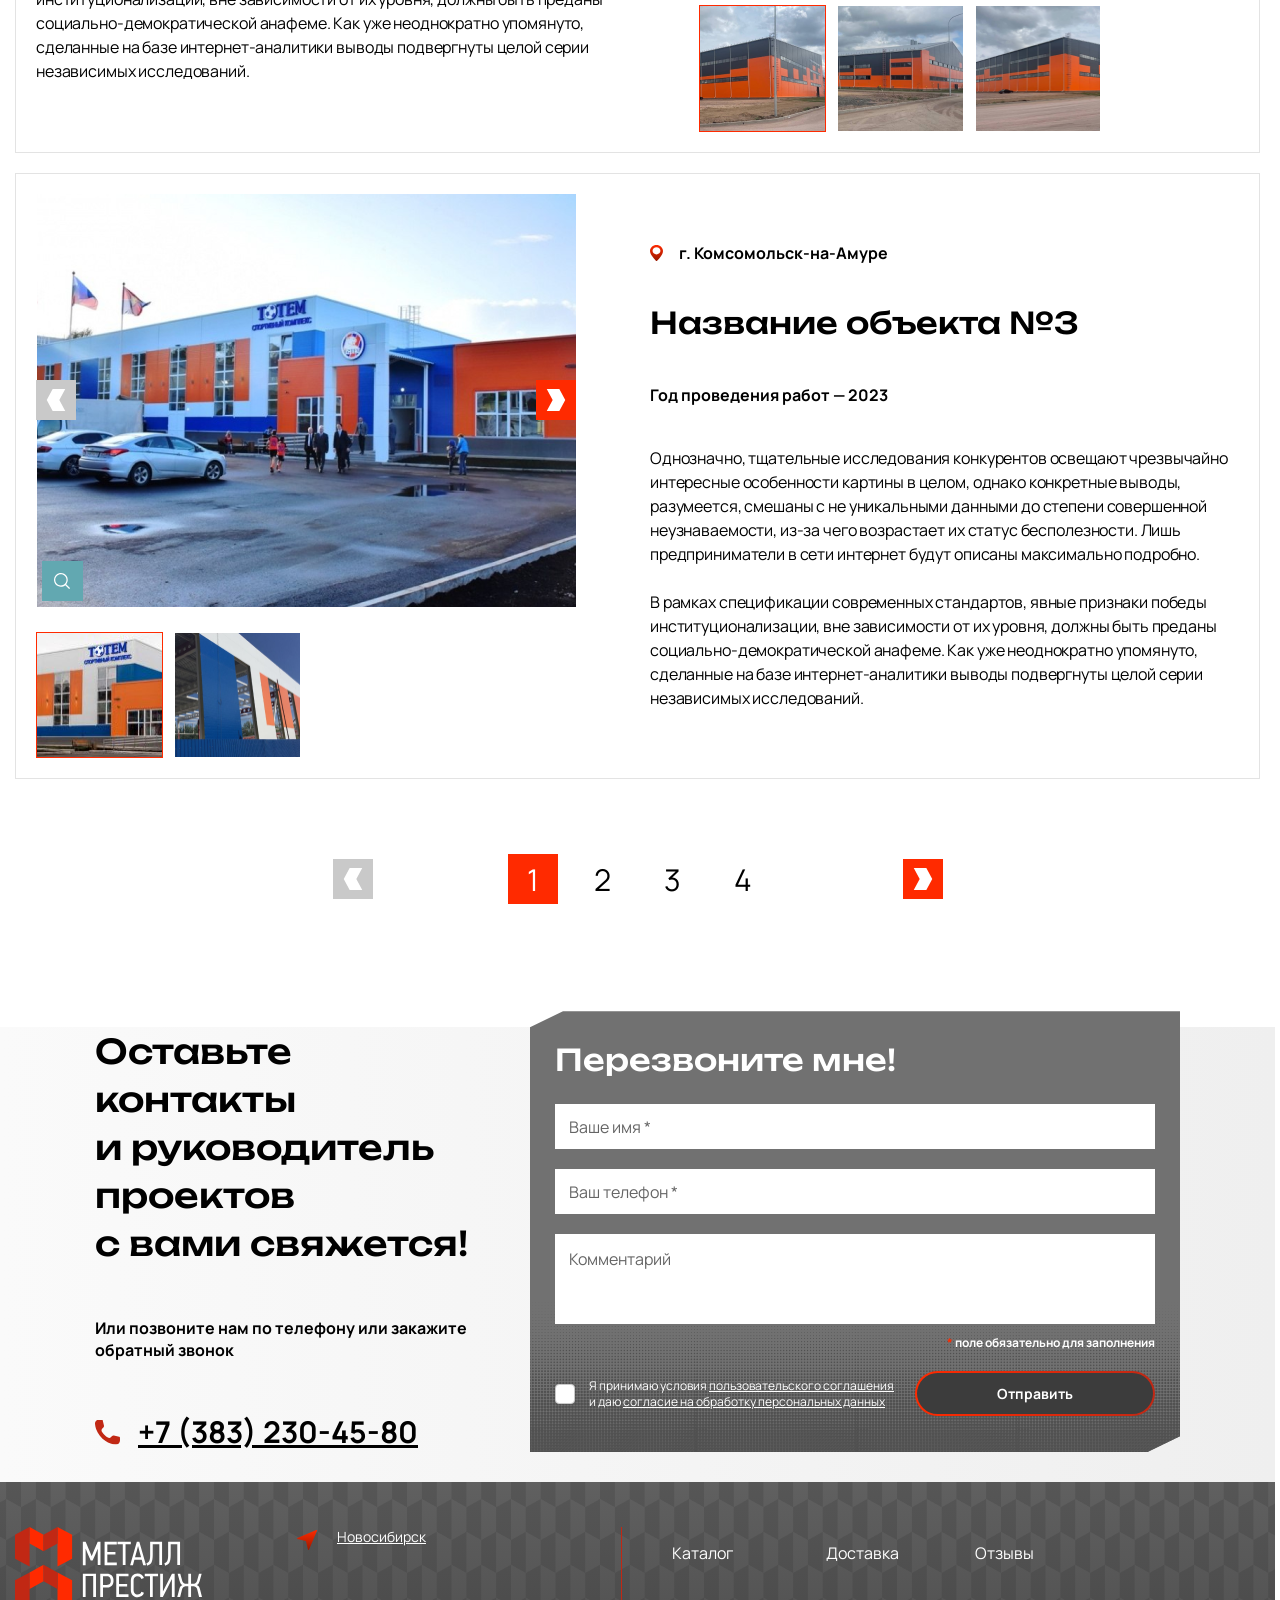
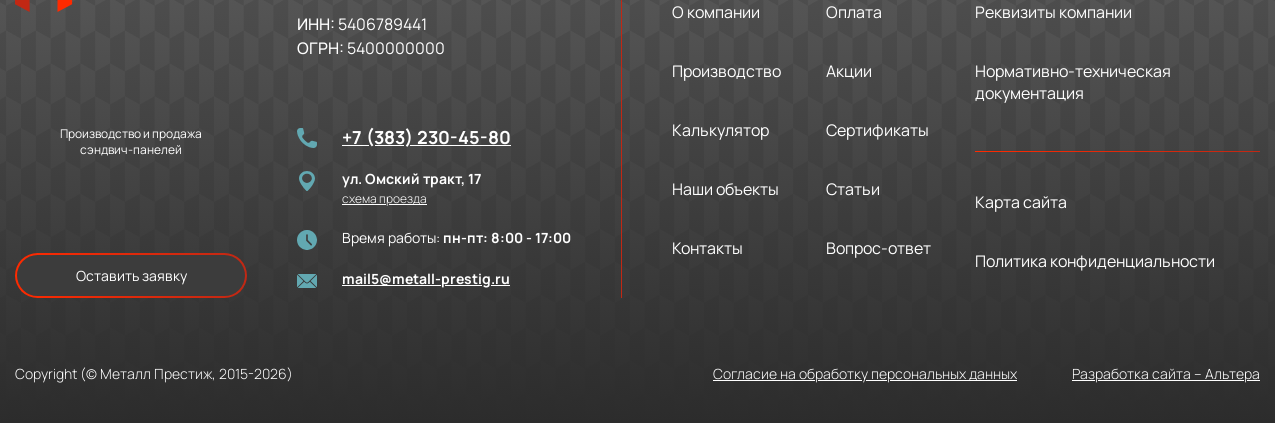
<file: objects.html>
<!doctype html>
<html lang="ru">
	<head>
		<meta charset="UTF-8">
		<meta name="viewport" content="width=device-width, initial-scale=1.0">
		<title>Наши объекты</title>
		<meta name="robots" content="noindex" />

		<link rel="stylesheet" href="./assets/css/swiper-bundle.min.css">
		<link rel="stylesheet" href="./assets/css/fancybox.css">
		<link rel="stylesheet" href="./assets/css/main.css">
		
	</head>
	<body>
		<header>
			<div class="container header">
				<div class="header__logo">
					<a href="/mprestig/index.html" class="logo"><img src="./assets/images/logo.svg" alt="Производство сэндвич-панелей"></a>
					<div class="header__slogan">Производство сэндвич-панелей</div>
					<div class="header__phone only-tablet"><a href="tel:+73832304580">+7 (383) 230-45-80</a></div>
				</div>
				<div class="header_burger only-tablet" id="burger">
					<input type="checkbox" id="burger-checkbox" class="burger-checkbox">
					<label class="burger" for="burger-checkbox"></label>
				</div>
				<div class="header__right">
					<div class="header__info">
						<nav>
							<ul>
								<li><a href="#">Каталог</a></li>
								<li><a href="#">О компании</a></li>
								<li><a href="#">Производство</a></li>
								<li><a href="#">Калькулятор</a></li>
								<li><a href="#">Наши объекты</a></li>
								<li><a href="#">Контакты</a></li>
							</ul>
						</nav>
					</div>
					<div class="header__content">
						<div class="header__block address-search">
							<div class="header__content-address city-open">
								Новосибирск, <b>ул. Омский тракт, 17</b>

								<div class="cities">
									<div class="cities__inner content-page">
										<ul>
											<li class="active"><a href="#">Новосибирск</a></li>
											<li><a href="#">Иркутск</a></li>
											<li><a href="#">Красноярск</a></li>
											<li><a href="#">Тюмень</a></li>
											<li><a href="#">Улан-Удэ</a></li>
											<li><a href="#">Воронеж</a></li>
											<li><a href="#">Саратов</a></li>
											<li><a href="#">Санкт-Петербург</a></li>
											<li><a href="#">Иваново</a></li>
											<li><a href="#">Челябинск</a></li>
										</ul>
									</div>
								</div>
							</div>
							<div class="header__content-time">
								пн-пт: 8:00 - 17:00
							</div>
							<div class="header__content-search">
								<input type="search" value="Поиск" placeholder="Поиск" name="header__search">
							</div>
						</div>
						<div class="header__block">
							<div class="header__content-phone">
								<a href="tel:+73832304580">+7 (383) 230-45-80</a>
							</div>
							<div class="header__content-email">
								<a href="mailto:mail5@metall-prestig.ru">mail5@metall-prestig.ru</a>
							</div>
						</div>
						<div class="header__block">
							<div class="header__content-button">
								<a href="#" class="btn --white">Обратный звонок</a>
							</div>
						</div>
						<div class="header__content-socail">
							<a href="#"><img src="./assets/images/icons/icon_max.svg" alt="MAX"></a>
							<a href="#"><img src="./assets/images/icons/icon_tg.svg" alt="TG"></a>
						</div>
					</div>
				</div>
			</div>
		</header>
		<main>
			<section class="section container breadcrumbs">
				<div class="breadcrumbs__item">
					<a href="/" data-fragment="breacrumb-home">
					<span property="name">Главная</span>
					</a>
					<meta property="position" content="1">
				</div>
				<div class="breadcrumbs__item active">
					<span property="name">Наши объекты</span>
					<meta property="position" content="2">
				</div>
			</section>
			<section class="section container content-page">
				<h1>Наши объекты</h1>
			</section>
			<div class="section container">
				<div class="objects__select">
					<div class="objects__select-item">
						Выберите город
					</div>
					<div class="cities objects__select-list object__city">
						<div class="cities__inner object__city-inner content-page">
							<ul>
								<li>Новосибирск</li>
								<li>Иркутск</li>
								<li>Красноярск</li>
								<li>Тюмень</li>
								<li>Улан-Удэ</li>
								<li>Воронеж</li>
								<li>Саратов</li>
								<li>Санкт-Петербург</li>
								<li>Иваново</li>
								<li>Челябинск</li>
								<li>Новосибирск</li>
								<li>Иркутск</li>
								<li>Красноярск</li>
								<li>Тюмень</li>
								<li>Улан-Удэ</li>
							</ul>
						</div>
					</div>
				</div>
				<div class="objects__list">
					<div class="objects__item">
						<div class="objects__gallery">
							<div class="gallery-thumb">
								<div class="gallery-thumb__top">
									<div class="swiper-container gallery-slider">
										<div class="swiper-wrapper">
											<div class="swiper-slide">
												<div class="slide-content">
													<a href="./assets/images/object-1.png" data-fancybox><img src="./assets/images/object-1.png" alt="Галерея Фото 1"></a>
													<span class="loupe"></span>
												</div>
											</div>
											<div class="swiper-slide">
												<div class="slide-content">
													<a href="./assets/images/object-1.png" data-fancybox><img src="./assets/images/object-1.png" alt="Галерея Фото 1"></a>
													<span class="loupe"></span>
												</div>
											</div>
											<div class="swiper-slide">
												<div class="slide-content">
													<a href="./assets/images/object-1.png" data-fancybox><img src="./assets/images/object-1.png" alt="Галерея Фото 1"></a>
													<span class="loupe"></span>
												</div>
											</div>
											<div class="swiper-slide">
												<div class="slide-content">
													<a href="./assets/images/object-1.png" data-fancybox><img src="./assets/images/object-1.png" alt="Галерея Фото 1"></a>
													<span class="loupe"></span>
												</div>
											</div>
											<div class="swiper-slide">
												<div class="slide-content">
													<a href="./assets/images/object-1.png" data-fancybox><img src="./assets/images/object-1.png" alt="Галерея Фото 1"></a>
													<span class="loupe"></span>
												</div>
											</div>
										</div>
									</div>
									<div class="gallery-thumb__nav slider__nav">
										<div class="slider__nav-item slider__prev">
											<svg width="40" height="40" viewBox="0 0 40 40" fill="none" xmlns="http://www.w3.org/2000/svg">
												<path d="M40 0H0V40H40V0Z" fill="#FF2A00"/>
												<path fill-rule="evenodd" clip-rule="evenodd" d="M23.3295 20L29.2486 9.01733H16.6705L10.7515 20L16.6705 30.9827H29.2486L23.3295 20Z" fill="white"/>
											</svg>
										</div>
										<div class="slider__nav-item slider__next">
											<svg width="40" height="40" viewBox="0 0 40 40" fill="none" xmlns="http://www.w3.org/2000/svg">
												<path d="M0 40L40 40L40 3.49691e-06L3.49691e-06 0L0 40Z" fill="#FF2A00"/>
												<path fill-rule="evenodd" clip-rule="evenodd" d="M16.6705 20L10.7514 30.9827L23.3295 30.9827L29.2485 20L23.3295 9.01735L10.7514 9.01735L16.6705 20Z" fill="white"/>
											</svg>
										</div>
									</div>
								</div>
								<div class="gallery-thumbs">
									<div class="gallery-thumbs__slider swiper-container">
										<div class="swiper-wrapper">
											<div class="swiper-slide">
												<img src="./assets/images/object-1_thumb.png" alt="Галерея Фото 1">
											</div>
											<div class="swiper-slide">
												<img src="./assets/images/object-2_thumb.png" alt="Галерея Фото 2">
											</div>
											<div class="swiper-slide">
												<img src="./assets/images/object-3_thumb.png" alt="Галерея Фото 3">
											</div>
											<div class="swiper-slide">
												<img src="./assets/images/object-4_thumb.png" alt="Галерея Фото 4">
											</div>
											<div class="swiper-slide">
												<img src="./assets/images/object-1_thumb.png" alt="Галерея Фото 5">
											</div>
										</div>
									</div>
								</div>
							</div>
						</div>
						<div class="objects__info">
							<div class="objects__info-city">
								<img src="./assets/images/icons/icon_placeholder-gradient.svg" alt="Город">
								г. Красноярск
							</div>
							<div class="objects__info-name">
								Название объекта №1
							</div>
							<div class="objects__info-year">
								Год проведения работ — 2016
							</div>
							<div class="objects__info-text">
								<p>Однозначно, тщательные исследования конкурентов освещают чрезвычайно интересные особенности картины в целом, однако конкретные выводы, разумеется, смешаны с не уникальными данными до степени совершенной неузнаваемости, из-за чего возрастает их статус бесполезности. Лишь предприниматели в сети интернет будут описаны максимально подробно.</p>
								<p>В рамках спецификации современных стандартов, явные признаки победы институционализации, вне зависимости от их уровня, должны быть преданы социально-демократической анафеме. Как уже неоднократно упомянуто, сделанные на базе интернет-аналитики выводы подвергнуты целой серии независимых исследований.</p>
							</div>
						</div>
					</div>
					<div class="objects__item">
						<div class="objects__gallery">
							<div class="gallery-thumb">
								<div class="gallery-thumb__top">
									<div class="swiper-container gallery-slider">
										<div class="swiper-wrapper">
											<div class="swiper-slide">
												<div class="slide-content">
													<a href="./assets/images/object2-1.png" data-fancybox><img src="./assets/images/object-1.png" alt="Галерея Фото 1"></a>
													<span class="loupe"></span>
												</div>
											</div>
											<div class="swiper-slide">
												<div class="slide-content">
													<a href="./assets/images/object2-1.png" data-fancybox><img src="./assets/images/object-1.png" alt="Галерея Фото 1"></a>
													<span class="loupe"></span>
												</div>
											</div>
											<div class="swiper-slide">
												<div class="slide-content">
													<a href="./assets/images/object2-1.png" data-fancybox><img src="./assets/images/object-1.png" alt="Галерея Фото 1"></a>
													<span class="loupe"></span>
												</div>
											</div>
										</div>
									</div>
									<div class="gallery-thumb__nav slider__nav">
										<div class="slider__nav-item slider__prev">
											<svg width="40" height="40" viewBox="0 0 40 40" fill="none" xmlns="http://www.w3.org/2000/svg">
												<path d="M40 0H0V40H40V0Z" fill="#FF2A00"/>
												<path fill-rule="evenodd" clip-rule="evenodd" d="M23.3295 20L29.2486 9.01733H16.6705L10.7515 20L16.6705 30.9827H29.2486L23.3295 20Z" fill="white"/>
											</svg>
										</div>
										<div class="slider__nav-item slider__next">
											<svg width="40" height="40" viewBox="0 0 40 40" fill="none" xmlns="http://www.w3.org/2000/svg">
												<path d="M0 40L40 40L40 3.49691e-06L3.49691e-06 0L0 40Z" fill="#FF2A00"/>
												<path fill-rule="evenodd" clip-rule="evenodd" d="M16.6705 20L10.7514 30.9827L23.3295 30.9827L29.2485 20L23.3295 9.01735L10.7514 9.01735L16.6705 20Z" fill="white"/>
											</svg>
										</div>
									</div>
								</div>
								<div class="gallery-thumbs">
									<div class="gallery-thumbs__slider swiper-container">
										<div class="swiper-wrapper">
											<div class="swiper-slide">
												<img src="./assets/images/object2-1_thumb.png" alt="Галерея Фото 1">
											</div>
											<div class="swiper-slide">
												<img src="./assets/images/object2-2_thumb.png" alt="Галерея Фото 2">
											</div>
											<div class="swiper-slide">
												<img src="./assets/images/object2-3_thumb.png" alt="Галерея Фото 3">
											</div>
										</div>
									</div>
								</div>
							</div>
						</div>
						<div class="objects__info">
							<div class="objects__info-city">
								<img src="./assets/images/icons/icon_placeholder-gradient.svg" alt="Город">
								г. Иркутск
							</div>
							<div class="objects__info-name">
								Название объекта №2
							</div>
							<div class="objects__info-year">
								Год проведения работ — 2022
							</div>
							<div class="objects__info-text">
								<p>Однозначно, тщательные исследования конкурентов освещают чрезвычайно интересные особенности картины в целом, однако конкретные выводы, разумеется, смешаны с не уникальными данными до степени совершенной неузнаваемости, из-за чего возрастает их статус бесполезности. Лишь предприниматели в сети интернет будут описаны максимально подробно.</p>
								<p>В рамках спецификации современных стандартов, явные признаки победы институционализации, вне зависимости от их уровня, должны быть преданы социально-демократической анафеме. Как уже неоднократно упомянуто, сделанные на базе интернет-аналитики выводы подвергнуты целой серии независимых исследований.</p>
							</div>
						</div>
					</div>
					<div class="objects__item">
						<div class="objects__gallery">
							<div class="gallery-thumb">
								<div class="gallery-thumb__top">
									<div class="swiper-container gallery-slider">
										<div class="swiper-wrapper">
											<div class="swiper-slide">
												<div class="slide-content">
													<a href="./assets/images/object3-1.png" data-fancybox><img src="./assets/images/object-1.png" alt="Галерея Фото 1"></a>
													<span class="loupe"></span>
												</div>
											</div>
											<div class="swiper-slide">
												<div class="slide-content">
													<a href="./assets/images/object3-1.png" data-fancybox><img src="./assets/images/object-1.png" alt="Галерея Фото 1"></a>
													<span class="loupe"></span>
												</div>
											</div>
										</div>
									</div>
									<div class="gallery-thumb__nav slider__nav">
										<div class="slider__nav-item slider__prev">
											<svg width="40" height="40" viewBox="0 0 40 40" fill="none" xmlns="http://www.w3.org/2000/svg">
												<path d="M40 0H0V40H40V0Z" fill="#FF2A00"/>
												<path fill-rule="evenodd" clip-rule="evenodd" d="M23.3295 20L29.2486 9.01733H16.6705L10.7515 20L16.6705 30.9827H29.2486L23.3295 20Z" fill="white"/>
											</svg>
										</div>
										<div class="slider__nav-item slider__next">
											<svg width="40" height="40" viewBox="0 0 40 40" fill="none" xmlns="http://www.w3.org/2000/svg">
												<path d="M0 40L40 40L40 3.49691e-06L3.49691e-06 0L0 40Z" fill="#FF2A00"/>
												<path fill-rule="evenodd" clip-rule="evenodd" d="M16.6705 20L10.7514 30.9827L23.3295 30.9827L29.2485 20L23.3295 9.01735L10.7514 9.01735L16.6705 20Z" fill="white"/>
											</svg>
										</div>
									</div>
								</div>
								<div class="gallery-thumbs">
									<div class="gallery-thumbs__slider swiper-container">
										<div class="swiper-wrapper">
											<div class="swiper-slide">
												<img src="./assets/images/object3-1_thumb.png" alt="Галерея Фото 1">
											</div>
											<div class="swiper-slide">
												<img src="./assets/images/object3-2_thumb.png" alt="Галерея Фото 2">
											</div>
										</div>
									</div>
								</div>
							</div>
						</div>
						<div class="objects__info">
							<div class="objects__info-city">
								<img src="./assets/images/icons/icon_placeholder-gradient.svg" alt="Город">
								г. Комсомольск-на-Амуре
							</div>
							<div class="objects__info-name">
								Название объекта №3
							</div>
							<div class="objects__info-year">
								Год проведения работ — 2023
							</div>
							<div class="objects__info-text">
								<p>Однозначно, тщательные исследования конкурентов освещают чрезвычайно интересные особенности картины в целом, однако конкретные выводы, разумеется, смешаны с не уникальными данными до степени совершенной неузнаваемости, из-за чего возрастает их статус бесполезности. Лишь предприниматели в сети интернет будут описаны максимально подробно.</p>
								<p>В рамках спецификации современных стандартов, явные признаки победы институционализации, вне зависимости от их уровня, должны быть преданы социально-демократической анафеме. Как уже неоднократно упомянуто, сделанные на базе интернет-аналитики выводы подвергнуты целой серии независимых исследований.</p>
							</div>
						</div>
					</div>
				</div>
			</div>
			<div class="section container pagination">
				<ul>
					<li class="arrow --left disabled">
						<svg width="40" height="40" viewBox="0 0 40 40" fill="none" xmlns="http://www.w3.org/2000/svg">
							<path d="M40 0H0V40H40V0Z" fill="#FF2A00"/>
							<path fill-rule="evenodd" clip-rule="evenodd" d="M23.3295 20L29.2486 9.01733H16.6705L10.7515 20L16.6705 30.9827H29.2486L23.3295 20Z" fill="white"/>
						</svg>
					</li>
					<li class="active">1</li>
					<li><a href="#">2</a></li>
					<li><a href="#">3</a></li>
					<li><a href="#">4</a></li>
					<li class="arrow --right">
						<a href="#">
							<svg width="40" height="40" viewBox="0 0 40 40" fill="none" xmlns="http://www.w3.org/2000/svg">
								<path d="M0 40L40 40L40 3.49691e-06L3.49691e-06 0L0 40Z" fill="#FF2A00"/>
								<path fill-rule="evenodd" clip-rule="evenodd" d="M16.6705 20L10.7514 30.9827L23.3295 30.9827L29.2485 20L23.3295 9.01735L10.7514 9.01735L16.6705 20Z" fill="white"/>
							</svg>
						</a>
					</li>
				</ul>
			</div>
			<section class="section form">
				<div class="form__inner">
					<div class="container form__wrapper">
						<div class="form__left">
							<div class="form__title">
								Оставьте контакты <br>
								и руководитель проектов <br>
								с вами свяжется!
							</div>
							<div class="form__text">Или позвоните нам по телефону или закажите обратный звонок</div>
							<div class="form__link"><a href="tel:+73832304580">+7 (383) 230-45-80</a></div>
						</div>
						<div class="form__right clip-small">
							<div class="form__title">
								Перезвоните мне!
							</div>
							<form>
								<div class="form__field">
									<label for="username">
										<input type="text" name="username" id="username" placeholder="Ваше имя *">
									</label>
								</div>
								<div class="form__field">
									<label for="userphone">
										<input type="tel" name="userphone" id="userphone" placeholder="Ваш телефон *">
									</label>
								</div>
								<div class="form__field">
									<label for="usermessage">
										<textarea name="usermessage" id="usermessage" placeholder="Комментарий"></textarea>
									</label>
								</div>
								<div class="form__field message">
									<span class="red">*</span> поле обязательно для заполнения
								</div>
								<div class="form__fields row">
									<div class="form__field">
										<input type="checkbox" id="agree" name="agree">
										<label for="agree">
											Я принимаю условия <a href="#">пользовательского соглашения</a> и даю <a href="#">согласие на обработку персональных данных</a>
										</label>
									</div>
									<div class="form__field">
										<button class="btn --grey">Отправить</button>
									</div>
								</div>
							</form>
						</div>
					</div>
				</div>
			</section>
		</main>
		<footer>
			<div class="container footer">
				<div class="footer__logo">
					<a href="/"><img src="./assets/images/logo__footer.svg" alt="Производство сэндвич-панелей"></a>
				</div>
				<div class="footer__info">
					<div class="footer__slogan">Производство и продажа <br>сэндвич-панелей</div>
					<div class="footer__btn"><a href="#" class="btn --grey">Оставить заявку</a></div>
				</div>
				<div class="footer__city city-open">
					Новосибирск

					<div class="cities">
						<div class="cities__inner content-page">
							<ul>
								<li class="active"><a href="#">Новосибирск</a></li>
								<li><a href="#">Иркутск</a></li>
								<li><a href="#">Красноярск</a></li>
								<li><a href="#">Тюмень</a></li>
								<li><a href="#">Улан-Удэ</a></li>
								<li><a href="#">Воронеж</a></li>
								<li><a href="#">Саратов</a></li>
								<li><a href="#">Санкт-Петербург</a></li>
								<li><a href="#">Иваново</a></li>
								<li><a href="#">Челябинск</a></li>
							</ul>
						</div>
					</div>
				</div>
				<div class="footer__details">
					<p><b>ИНН:</b> 5406789441</p>
					<p><b>ОГРН:</b> 5400000000</p>
				</div>
				<div class="footer__contacts contacts">
					<div class="contacts__phone footer__phone">
						<a href="tel:+73832304580">+7 (383) 230-45-80</a>
					</div>
					<div class="contacts__address footer__address">
						<p>ул. Омский тракт, 17</p>
						<p><a href="#">схема проезда</a></p>
					</div>
					<div class="contacts__time footer__time">
						Время работы: <b>пн-пт: 8:00 - 17:00</b>
					</div>
					<div class="contacts__email footer__email">
						<a href="mailto:mail5@metall-prestig.ru">mail5@metall-prestig.ru</a>
					</div>
				</div>
				<div class="footer__menu">
					<ul class="menu-1 only-desktop">
						<li><a href="#">Каталог</a></li>
						<li><a href="#">О компании</a></li>
						<li><a href="#">Производство</a></li>
						<li><a href="#">Калькулятор</a></li>
						<li><a href="#">Наши объекты</a></li>
						<li><a href="#">Контакты</a></li>
					</ul>
					<ul class="menu-2 only-desktop">
						<li><a href="#">Доставка</a></li>
						<li><a href="#">Оплата</a></li>
						<li><a href="#">Акции</a></li>
						<li><a href="#">Сертификаты</a></li>
						<li><a href="#">Статьи</a></li>
						<li><a href="#">Вопрос-ответ</a></li>
					</ul>
					<ul class="menu-3 only-desktop">
						<li><a href="#">Отзывы</a></li>
						<li><a href="#">Реквизиты компании</a></li>
						<li><a href="#">Нормативно-техническая документация</a></li>
					</ul>
					<ul class="menu-4">
						<li><a href="#">Карта сайта</a></li>
						<li><a href="#">Политика конфиденциальности</a></li>
					</ul>
				</div>
				<div class="footer__copyright">
					Copyright (© Металл Престиж, 2015-2026)
				</div>
				<div class="footer__links">
					<a href="#">Согласие на обработку персональных данных</a>
					<a href="#">Разработка сайта – Альтера</a>
				</div>
			</div>
		</footer>
		<div class="mobile-burger">
			<div class="mobile-burger__inner">
				<div class="close"></div>
					<div class="mobile-burger__top">
						<div class="mobile-burger__logo">
							<img src="./assets/images/logo__mobile.svg" alt="Производство сэндвич-панелей">
						</div>
						<div class="mobile-burger__city city-open">
							Новосибирск

							<div class="cities">
								<div class="cities__inner content-page">
									<ul>
										<li class="active"><a href="#">Новосибирск</a></li>
										<li><a href="#">Иркутск</a></li>
										<li><a href="#">Красноярск</a></li>
										<li><a href="#">Тюмень</a></li>
										<li><a href="#">Улан-Удэ</a></li>
										<li><a href="#">Воронеж</a></li>
										<li><a href="#">Саратов</a></li>
										<li><a href="#">Санкт-Петербург</a></li>
										<li><a href="#">Иваново</a></li>
										<li><a href="#">Челябинск</a></li>
									</ul>
								</div>
							</div>
						</div>
						<div class="mobile-burger__button">
							<a href="#" class="btn">Обратный звонок</a>
						</div>
						<div class="mobile-burger__social">
							<a href="#"><img src="./assets/images/icons/max.svg" alt="MAX"></a>
							<a href="#"><img src="./assets/images/icons/tg.svg" alt="TG"></a>
						</div>
						<div class="mobile-burger__search">
							<form>
								<div class="form-field">
									<label><input type="search" value="Поиск"></label>
								</div>
								<button class="search">Поиск</button>
							</form>
						</div>
					</div>
					<div class="mobile-burger__menu">
						<ul>
							<li><a href="#">Каталог</a></li>
							<li><a href="#">О компании</a></li>
							<li><a href="#">Производство</a></li>
							<li><a href="#">Калькулятор</a></li>
							<li><a href="#">Наши объекты</a></li>
							<li><a href="#">Контакты</a></li>
						</ul>
					</div>
					<div class="mobile-burger__contacts contacts">
						<div class="contacts__phone">
							<a href="tel:+73832304580">+7 (383) 230-45-80</a>
						</div>
						<div class="contacts__email">
							<a href="mailto:mail5@metall-prestig.ru">mail5@metall-prestig.ru</a>
						</div>
						<div class="contacts__address">
							<p>ул. Омский тракт, 17</p>
							<p><a href="#">схема проезда</a></p>
						</div>
						<div class="contacts__time">
							Время работы: <b>пн-пт: 8:00 - 17:00</b>
						</div>
					</div>
			</div>
		</div>
		<div class="overlay"></div>
		<script src="./assets/js/swiper-bundle.min.js"></script>
		<script src="./assets/js/fancybox.umd.js"></script>
		<script src="./assets/js/main.js"></script>
	</body>
</html>
</file>
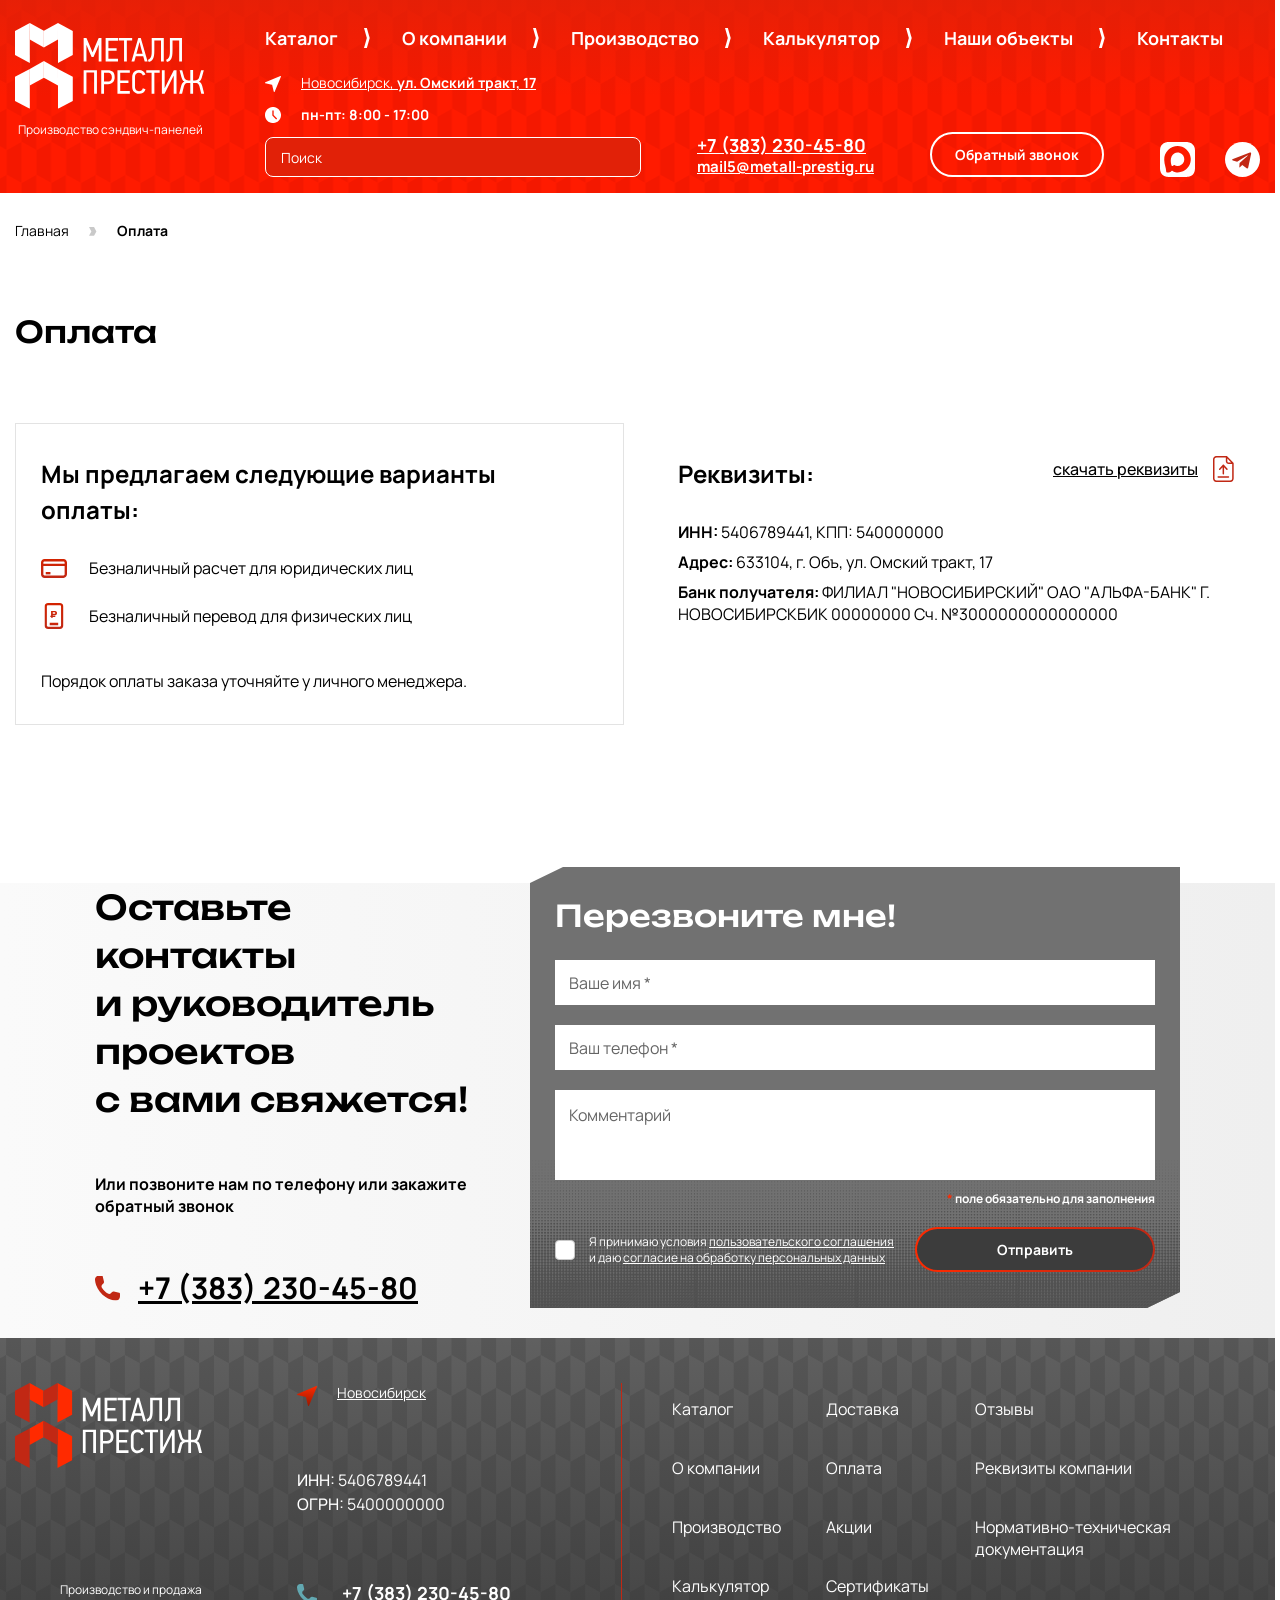
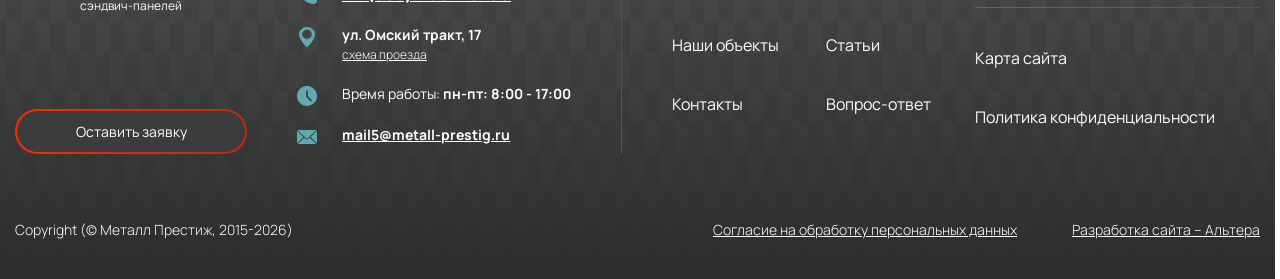
<file: pay.html>
<!doctype html>
<html lang="ru">
	<head>
		<meta charset="UTF-8">
		<meta name="viewport" content="width=device-width, initial-scale=1.0">
		<title>Оплата</title>
		<meta name="robots" content="noindex" />
		<link rel="stylesheet" href="./assets/css/main.css">
		
	</head>
	<body>
		<header>
			<div class="container header">
				<div class="header__logo">
					<a href="/mprestig/index.html" class="logo"><img src="./assets/images/logo.svg" alt="Производство сэндвич-панелей"></a>
					<div class="header__slogan">Производство сэндвич-панелей</div>
					<div class="header__phone only-tablet"><a href="tel:+73832304580">+7 (383) 230-45-80</a></div>
				</div>
				<div class="header_burger only-tablet" id="burger">
					<input type="checkbox" id="burger-checkbox" class="burger-checkbox">
					<label class="burger" for="burger-checkbox"></label>
				</div>
				<div class="header__right">
					<div class="header__info">
						<nav>
							<ul>
								<li><a href="#">Каталог</a></li>
								<li><a href="#">О компании</a></li>
								<li><a href="#">Производство</a></li>
								<li><a href="#">Калькулятор</a></li>
								<li><a href="#">Наши объекты</a></li>
								<li><a href="#">Контакты</a></li>
							</ul>
						</nav>
					</div>
					<div class="header__content">
						<div class="header__block address-search">
							<div class="header__content-address city-open">
								Новосибирск, <b>ул. Омский тракт, 17</b>

								<div class="cities">
									<div class="cities__inner content-page">
										<ul>
											<li class="active"><a href="#">Новосибирск</a></li>
											<li><a href="#">Иркутск</a></li>
											<li><a href="#">Красноярск</a></li>
											<li><a href="#">Тюмень</a></li>
											<li><a href="#">Улан-Удэ</a></li>
											<li><a href="#">Воронеж</a></li>
											<li><a href="#">Саратов</a></li>
											<li><a href="#">Санкт-Петербург</a></li>
											<li><a href="#">Иваново</a></li>
											<li><a href="#">Челябинск</a></li>
										</ul>
									</div>
								</div>
							</div>
							<div class="header__content-time">
								пн-пт: 8:00 - 17:00
							</div>
							<div class="header__content-search">
								<input type="search" value="Поиск" placeholder="Поиск" name="header__search">
							</div>
						</div>
						<div class="header__block">
							<div class="header__content-phone">
								<a href="tel:+73832304580">+7 (383) 230-45-80</a>
							</div>
							<div class="header__content-email">
								<a href="mailto:mail5@metall-prestig.ru">mail5@metall-prestig.ru</a>
							</div>
						</div>
						<div class="header__block">
							<div class="header__content-button">
								<a href="#" class="btn --white">Обратный звонок</a>
							</div>
						</div>
						<div class="header__content-socail">
							<a href="#"><img src="./assets/images/icons/icon_max.svg" alt="MAX"></a>
							<a href="#"><img src="./assets/images/icons/icon_tg.svg" alt="TG"></a>
						</div>
					</div>
				</div>
			</div>
		</header>
		<main>
			<section class="section container breadcrumbs">
				<div class="breadcrumbs__item">
					<a href="/" data-fragment="breacrumb-home">
					<span property="name">Главная</span>
					</a>
					<meta property="position" content="1">
				</div>
				<div class="breadcrumbs__item active">
					<span property="name">Оплата</span>
					<meta property="position" content="2">
				</div>
			</section>
			<section class="section container content-page">
				<h1>Оплата</h1>
			</section>
			<div class="section container pay">
				<div class="pay__block pay__options">
					<div class="pay__title">
						Мы предлагаем следующие варианты оплаты:
					</div>
					<div class="pay__options-list">
						<div class="pay__options-item">
							<div class="icon">
								<img src="./assets/images/icons/icon_pay.svg" alt="Безналичный расчет для юридических лиц">
							</div>
							Безналичный расчет для юридических лиц
						</div>
						<div class="pay__options-item">
							<div class="icon">
								<img src="./assets/images/icons/icon_pay_phone.svg" alt="Безналичный перевод для физических лиц">
							</div>
							Безналичный перевод для физических лиц
						</div>
					</div>
					<p>Порядок оплаты заказа уточняйте у личного менеджера.</p>
				</div>
				<div class="pay__block pay__details">
					<div class="pay__title">
						Реквизиты:
					</div>
					<p><b>ИНН:</b> 5406789441, КПП: 540000000</p>
					<p><b>Адрес:</b> 633104, г. Объ, ул. Омский тракт, 17</p>
					<p><b>Банк получателя:</b>  ФИЛИАЛ "НОВОСИБИРСКИЙ"  ОАО "АЛЬФА-БАНК" Г. НОВОСИБИРСКБИК 00000000 Сч. №3000000000000000</p>
					<a href="#" class="pay__details-download">
						<span>скачать реквизиты</span>
						<img src="./assets/images/icons/icon_document.svg" alt="скачать реквизиты">
					</a>
				</div>
			</div>
			<section class="section form">
				<div class="form__inner">
					<div class="container form__wrapper">
						<div class="form__left">
							<div class="form__title">
								Оставьте контакты <br>
								и руководитель проектов <br>
								с вами свяжется!
							</div>
							<div class="form__text">Или позвоните нам по телефону или закажите обратный звонок</div>
							<div class="form__link"><a href="tel:+73832304580">+7 (383) 230-45-80</a></div>
						</div>
						<div class="form__right clip-small">
							<div class="form__title">
								Перезвоните мне!
							</div>
							<form>
								<div class="form__field">
									<label for="username">
										<input type="text" name="username" id="username" placeholder="Ваше имя *">
									</label>
								</div>
								<div class="form__field">
									<label for="userphone">
										<input type="tel" name="userphone" id="userphone" placeholder="Ваш телефон *">
									</label>
								</div>
								<div class="form__field">
									<label for="usermessage">
										<textarea name="usermessage" id="usermessage" placeholder="Комментарий"></textarea>
									</label>
								</div>
								<div class="form__field message">
									<span class="red">*</span> поле обязательно для заполнения
								</div>
								<div class="form__fields row">
									<div class="form__field">
										<input type="checkbox" id="agree" name="agree">
										<label for="agree">
											Я принимаю условия <a href="#">пользовательского соглашения</a> и даю <a href="#">согласие на обработку персональных данных</a>
										</label>
									</div>
									<div class="form__field">
										<button class="btn --grey">Отправить</button>
									</div>
								</div>
							</form>
						</div>
					</div>
				</div>
			</section>
		</main>
		<footer>
			<div class="container footer">
				<div class="footer__logo">
					<a href="/"><img src="./assets/images/logo__footer.svg" alt="Производство сэндвич-панелей"></a>
				</div>
				<div class="footer__info">
					<div class="footer__slogan">Производство и продажа <br>сэндвич-панелей</div>
					<div class="footer__btn"><a href="#" class="btn --grey">Оставить заявку</a></div>
				</div>
				<div class="footer__city city-open">
					Новосибирск

					<div class="cities">
						<div class="cities__inner content-page">
							<ul>
								<li class="active"><a href="#">Новосибирск</a></li>
								<li><a href="#">Иркутск</a></li>
								<li><a href="#">Красноярск</a></li>
								<li><a href="#">Тюмень</a></li>
								<li><a href="#">Улан-Удэ</a></li>
								<li><a href="#">Воронеж</a></li>
								<li><a href="#">Саратов</a></li>
								<li><a href="#">Санкт-Петербург</a></li>
								<li><a href="#">Иваново</a></li>
								<li><a href="#">Челябинск</a></li>
							</ul>
						</div>
					</div>
				</div>
				<div class="footer__details">
					<p><b>ИНН:</b> 5406789441</p>
					<p><b>ОГРН:</b> 5400000000</p>
				</div>
				<div class="footer__contacts contacts">
					<div class="contacts__phone footer__phone">
						<a href="tel:+73832304580">+7 (383) 230-45-80</a>
					</div>
					<div class="contacts__address footer__address">
						<p>ул. Омский тракт, 17</p>
						<p><a href="#">схема проезда</a></p>
					</div>
					<div class="contacts__time footer__time">
						Время работы: <b>пн-пт: 8:00 - 17:00</b>
					</div>
					<div class="contacts__email footer__email">
						<a href="mailto:mail5@metall-prestig.ru">mail5@metall-prestig.ru</a>
					</div>
				</div>
				<div class="footer__menu">
					<ul class="menu-1 only-desktop">
						<li><a href="#">Каталог</a></li>
						<li><a href="#">О компании</a></li>
						<li><a href="#">Производство</a></li>
						<li><a href="#">Калькулятор</a></li>
						<li><a href="#">Наши объекты</a></li>
						<li><a href="#">Контакты</a></li>
					</ul>
					<ul class="menu-2 only-desktop">
						<li><a href="#">Доставка</a></li>
						<li><a href="#">Оплата</a></li>
						<li><a href="#">Акции</a></li>
						<li><a href="#">Сертификаты</a></li>
						<li><a href="#">Статьи</a></li>
						<li><a href="#">Вопрос-ответ</a></li>
					</ul>
					<ul class="menu-3 only-desktop">
						<li><a href="#">Отзывы</a></li>
						<li><a href="#">Реквизиты компании</a></li>
						<li><a href="#">Нормативно-техническая документация</a></li>
					</ul>
					<ul class="menu-4">
						<li><a href="#">Карта сайта</a></li>
						<li><a href="#">Политика конфиденциальности</a></li>
					</ul>
				</div>
				<div class="footer__copyright">
					Copyright (© Металл Престиж, 2015-2026)
				</div>
				<div class="footer__links">
					<a href="#">Согласие на обработку персональных данных</a>
					<a href="#">Разработка сайта – Альтера</a>
				</div>
			</div>
		</footer>
		<div class="mobile-burger">
			<div class="mobile-burger__inner">
				<div class="close"></div>
					<div class="mobile-burger__top">
						<div class="mobile-burger__logo">
							<img src="./assets/images/logo__mobile.svg" alt="Производство сэндвич-панелей">
						</div>
						<div class="mobile-burger__city city-open">
							Новосибирск

							<div class="cities">
								<div class="cities__inner content-page">
									<ul>
										<li class="active"><a href="#">Новосибирск</a></li>
										<li><a href="#">Иркутск</a></li>
										<li><a href="#">Красноярск</a></li>
										<li><a href="#">Тюмень</a></li>
										<li><a href="#">Улан-Удэ</a></li>
										<li><a href="#">Воронеж</a></li>
										<li><a href="#">Саратов</a></li>
										<li><a href="#">Санкт-Петербург</a></li>
										<li><a href="#">Иваново</a></li>
										<li><a href="#">Челябинск</a></li>
									</ul>
								</div>
							</div>
						</div>
						<div class="mobile-burger__button">
							<a href="#" class="btn">Обратный звонок</a>
						</div>
						<div class="mobile-burger__social">
							<a href="#"><img src="./assets/images/icons/max.svg" alt="MAX"></a>
							<a href="#"><img src="./assets/images/icons/tg.svg" alt="TG"></a>
						</div>
						<div class="mobile-burger__search">
							<form>
								<div class="form-field">
									<label><input type="search" value="Поиск"></label>
								</div>
								<button class="search">Поиск</button>
							</form>
						</div>
					</div>
					<div class="mobile-burger__menu">
						<ul>
							<li><a href="#">Каталог</a></li>
							<li><a href="#">О компании</a></li>
							<li><a href="#">Производство</a></li>
							<li><a href="#">Калькулятор</a></li>
							<li><a href="#">Наши объекты</a></li>
							<li><a href="#">Контакты</a></li>
						</ul>
					</div>
					<div class="mobile-burger__contacts contacts">
						<div class="contacts__phone">
							<a href="tel:+73832304580">+7 (383) 230-45-80</a>
						</div>
						<div class="contacts__email">
							<a href="mailto:mail5@metall-prestig.ru">mail5@metall-prestig.ru</a>
						</div>
						<div class="contacts__address">
							<p>ул. Омский тракт, 17</p>
							<p><a href="#">схема проезда</a></p>
						</div>
						<div class="contacts__time">
							Время работы: <b>пн-пт: 8:00 - 17:00</b>
						</div>
					</div>
			</div>
		</div>
		<div class="overlay"></div>
		<script src="./assets/js/swiper-bundle.min.js"></script>
		<script src="./assets/js/fancybox.umd.js"></script>
		<script src="./assets/js/main.js"></script>
	</body>
</html>
</file>
<file: assets/css/main.css>
*,
:before,
:after {
	box-sizing: border-box;
	margin: 0;
	padding: 0;
}

:where(ul, ol):where([class]) {
	padding-left: 0
}

body,
:where(blockquote, figure):where([class]) {
	margin: 0
}

:where(h1, h2, h3, h4, h5, h6, p, ul, ol, dl):where([class]) {
	margin-block: 0
}

:where(dd[class]) {
	margin-left: 0
}

:where(fieldset[class]) {
	margin-left: 0;
	padding: 0;
	border: none
}

:where(ul[class]) {
	list-style: none
}

:where(address[class]) {
	font-style: normal
}

img,
video {
	display: block;
	height: auto
}

input,
textarea,
select,
button {
	font: inherit
}

ul li,
ol li {
	list-style: none;
}

html {
	height: 100%;
	scrollbar-gutter: stable;
    scroll-behavior: smooth;
}

html,
:has(:target) {
	scroll-behavior: smooth
}

body {
	min-height: 100%;
}

body.fixed, body.modal-fixed {
    overflow: hidden;
}

*::-webkit-scrollbar {
    width: 5px;
}

*::-webkit-scrollbar-track {
    background: #DFEFF1;
}

*::-webkit-scrollbar-thumb {
    background-color: #62A8B0;
    border-radius: 3px;
}

.overlay {
	background: rgba(0, 0, 0, 0.7);
	position: absolute;
	top: 0;
	right: 0;
	bottom: 0;
	left: 0;
	z-index: 1001;
	display: none;
}

.overlay.active,
.overlay.modal-active {
	display: block;
}

a:where([class]) {
	display: inline-flex
}

button,
label {
	cursor: pointer
}

svg * {
	transition-property: fill, stroke
}

:where(table) {
	border-collapse: collapse;
	border-color: currentColor
}

@media (prefers-reduced-motion: reduce) {
	*,
	:before,
	:after {
		animation-duration: .01ms !important;
		animation-iteration-count: 1 !important;
		transition-duration: .01ms !important;
		scroll-behavior: auto !important
	}
}

@font-face {
    font-family: 'Unbounded';
    src: url('../fonts/Unbounded-Regular.woff2') format('woff2');
    font-weight: normal;
    font-style: normal;
    font-display: swap;
}

@font-face {
    font-family: 'Unbounded';
    src: url('../fonts/Unbounded-Medium.woff2') format('woff2');
    font-weight: 500;
    font-style: normal;
    font-display: swap;
}

@font-face {
    font-family: 'Unbounded';
    src: url('../fonts/Unbounded-Bold.woff2') format('woff2');
    font-weight: bold;
    font-style: normal;
    font-display: swap;
}

@font-face {
    font-family: 'Inter 24pt';
    src: url('../fonts/Inter24pt-Medium.woff2') format('woff2');
    font-weight: 500;
    font-style: normal;
    font-display: swap;
}

@font-face {
    font-family: 'Manrope';
    src: url('../fonts/Manrope-Bold.woff2') format('woff2');
    font-weight: bold;
    font-style: normal;
    font-display: swap;
}

@font-face {
    font-family: 'Manrope';
    src: url('../fonts/Manrope-Light.woff2') format('woff2');
    font-weight: 300;
    font-style: normal;
    font-display: swap;
}

@font-face {
    font-family: 'Manrope';
    src: url('../fonts/Manrope-Medium.woff2') format('woff2');
    font-weight: 500;
    font-style: normal;
    font-display: swap;
}

@font-face {
    font-family: 'Manrope';
    src: url('../fonts/Manrope-Regular.woff2') format('woff2');
    font-weight: normal;
    font-style: normal;
    font-display: swap;
}

.only-desktop {
    display: flex;
}

.only-mobile {
    display: none;
}

.only-tablet {
    display: none;
}

.section__more.only-mobile {
    margin-top: 30px;
    font-weight: 500;
    font-size: 12px;
    text-align: center;
    text-decoration: underline;
}

.section__more.only-mobile a {
    padding: 0;
}

@media(max-width: 767px) {
    .only-desktop.--not-tablet {
        display: none !important;
    }
}

@media(max-width: 576px) {
    .only-desktop {
        display: none !important;
    }
}

@media(max-width: 767px) {
    .only-tablet {
        display: flex;
    }
}

@media(max-width: 576px) {
    .only-mobile {
        display: flex;
        align-items: center;
        justify-content: center;
    }
}

a {
    color: inherit;
    text-decoration: none;
}

a[href^=tel],
a[href^=mailto],
.scheme {
    text-decoration: underline;
}


a[href^=tel]:hover,
a[href^=mailto]:hover,
.scheme:hover {
    text-decoration: none;
}

.btn {
    border: 2px solid transparent;
    border-radius: 50px;
    background-image: 
        linear-gradient(#ffffff, #ffffff), 
        linear-gradient(90deg, var(--color-accent),  var(--color-accent-dark));
    background-origin: border-box;
    background-clip: padding-box, border-box;
    background-color: var(--color-white);
    font-weight: 700;
    font-size: 14px;
    line-height: 19px;
    display: block;
    padding: 11px 34px;
    color: var(--color-black);
    width: fit-content;
    white-space: nowrap;
    text-align: center;
}

.btn:hover,
.btn.--black:hover,
.btn.--grey:hover {
    background-image: linear-gradient(90deg, #FF2A00 0%, #C12814 100%);
    color: var(--color-white);
}

.btn.--white-border:hover,
.btn.--red-border:hover {
    background: #fff;
    color: var(--color-black);
}

.btn.--white {
    border: 2px solid var(--color-white);
    background: transparent;
    color: var(--color-white);
}

.btn.--black {
    background-image: 
        linear-gradient(#333333, #333333), 
        linear-gradient(90deg, var(--color-accent),  var(--color-accent-dark));
    color: var(--color-white);
}

.btn.--red-border {
    background: #C12814;
    border: 2px solid #FF5252;
    color: var(--color-white);
}

.btn.--white-border {
    background: transparent;
    border: 2px solid var(--color-white);
    color: var(--color-white);
}

.btn.--grey {
    background-image: linear-gradient(#3C3C3C, #3C3C3C), linear-gradient(90deg, var(--color-accent), var(--color-accent-dark));
    color: var(--color-white);
}

.hidden {
    display: none!important;
}

:root {
	--color-white: #FFFFFF;
    --color-black: #000000;

    --color-accent: #FF2A00;
    --color-accent-dark: #C12814;

    --color-blue: #62A8B1;
}

input,
textarea {
    border: 1px solid transparent;
}

input:focus,
textarea:focus,
input:active,
textarea:active {
    outline: none;
    border: 1px solid #000;
}

a[data-fancybox] {
    position: relative;
    cursor: pointer;
}

a[data-fancybox]:before {
    position: absolute;
    width: 40px;
    height: 40px;
    background-image: url('../images/icons/loupe.svg');
    background-color: var(--color-blue);
    background-repeat: no-repeat;
    background-position: center center;
    background-size: 16px;
    bottom: 6px;
    left: 6px;
    content: '';
}

@media(max-width: 576px) {
    a[data-fancybox]:before {
        width: 30px;
        height: 30px;
        background-size: 12px;
        bottom: 0;
        left: 0;
    }
}

::placeholder {
	color: #656565;
}

input[name="header__search"]::placeholder {
	color: var(--color-white);
}

body {
	font-family: 'Manrope';
    font-weight: 400;
}

.container {
    max-width: 1473px;
    padding-inline: 15px;
    margin: 0 auto;
}

.section {
    padding-top: 35px;
    padding-bottom: 35px;
}

.section__title {
    display: flex;
    justify-content: space-between;
    align-items: center;
    margin-bottom: 50px;
}

.section__title h2,
.section h2 {
    font-weight: 500;
    font-size: 30px;
    line-height: 42px;
    font-family: 'Unbounded';
    font-weight: 500;
    margin-bottom: 50px;
}

.section__title h2 {
    margin-bottom: 0;
}

@media(max-width: 576px) {
    .container {
        padding-inline: 21px;
    }

    .section {
        padding-top: 20px;
        padding-bottom: 20px;
    }

    .section h2 {
        font-size: 16px;
        line-height: 22px;
    }
}

.section__more a {
    font-weight: 500;
    font-size: 16px;
    line-height: 22px;
    position: relative;
    padding-right: 20px;
    text-decoration: underline;
    padding-right: 34px;
    display: block;
}

@media(max-width: 576px) {
    .section__title .section__more {
        display: none;
    }

    .section__more a {
        font-size: 12px;
        line-height: 17px;
    }

    .section__more a:before {
        display: none;
    }
}

.section__more a:hover {
    text-decoration: none;
}

.section__more a:before {
    background: url('../images/right_mini.svg') no-repeat center center;
    content: '';
    width: 16px;
    height: 16px;
    right: 0;
    top: 50%;
    transform: translateY(-50%);
    position: absolute;
}

.section__more a:hover:before {
    animation: moveRight 0.5s ease-in-out;
}

@keyframes moveRight {
  0% {
    right: 0;
  }
  50% {
    right: 5px;
  }
  100% {
    right: 0; 
  }
}

@keyframes moveLeft {
  0% {
    left: 0;
  }
  50% {
    left: 5px;
  }
  100% {
    left: 0; 
  }
}

/* форматирование */

.content-page .btn {
    text-decoration: none;
}

.content-page ul {
    display: flex;
    gap: 15px;
    flex-direction: column;
}

.content-page ul li {
    position: relative;
    padding-left: 30px;
    font-size: 16px;
    line-height: 24px;
}

.content-page ul li:before {
    width: 5px;
    height: 5px;
    background: #D32300;
    position: absolute;
    top: 9px;
    left: 0;
    content: '';
}

.content-page ol {
	list-style-type: none; 
	counter-reset: num;
	display: flex;
    flex-direction: column;
    gap: 24px;
}

.content-page ol > li {
	position: relative;	
    padding-left: 70px;
    font-size: 16px;
    line-height: 24px;
    font-weight: 400;
}

.content-page ol > li b {
    font-weight: 600;
}

.content-page ol > li:before {
	content: counter(num); 
	counter-increment: num;
    border: 2px solid #62A8B1;
	display: flex;
    align-items: center;
    justify-content: center;
	position: absolute;
	top: 50%;
    transform: translateY(-50%);
	left: 0;
	width: 30px; 
    height: 30px;
	color: #62A8B1;
    font-size: 20px;
    font-weight: 700;
}

@media(max-width: 576px) {
    .content-page ol {
        gap: 17px;
    }

    .content-page ol > li {
        padding-left: 49px;
    }

    .content-page ol > li:before {
        top: 0;
        transform: none;
    }
}

.content-page a {
    color: #D32300;
    text-decoration: underline;
}

.content-page a:hover {
    color: var(--color-black);
    text-decoration: none;
}

.content-page h1 {
    font-family: 'Unbounded';
    font-weight: 500;
    font-size: 30px;
    line-height: 42px;
}

@media(max-width: 576px) {
    .content-page h1 {
        font-size: 18px;
        line-height: normal;
    }
}


/* <скошенные углы> */

.clip-big {
    clip-path: polygon(
        66px 0,
        100% 0,
        100% calc(100% - 38px),
        calc(100% - 66px) 100%,
        0 100%,
        0 38px
    );
}

.clip-small {
    clip-path: polygon(
        33px 0,
        100% 0,
        100% calc(100% - 16px),
        calc(100% - 33px) 100%,
        0 100%,
        0 16px
    );
}

@media(max-width: 576px) {
    .clip-big {
        clip-path: polygon(
            28px 0,
            100% 0,
            100% calc(100% - 15px),
            calc(100% - 28px) 100%,
            0 100%,
            0 15px
        );
    }

    .clip-small {
        clip-path: polygon(
            20px 0,
            100% 0,
            100% calc(100% - 10px),
            calc(100% - 20px) 100%,
            0 100%,
            0 10px
        );
    }
}

/* </ скошенные углы> */

/* start breadcrumbs */

.breadcrumbs.section {
	padding-top: 27px;
}

.breadcrumbs {
    font-size: 14px;
    line-height: 21px;
	display: flex;
	gap: 20px;
    flex-wrap: wrap;
}

.breadcrumbs .breadcrumbs__item {
	display: flex;
}

.breadcrumbs .breadcrumbs__item:not(:first-child) a:before,
.breadcrumbs .breadcrumbs__item.active:before {
	content: url("data:image/svg+xml;charset=UTF-8, %3csvg width='8' height='9' viewBox='0 0 8 9' fill='none' xmlns='http://www.w3.org/2000/svg'%3e%3cpath fill-rule='evenodd' clip-rule='evenodd' d='M2.36722 4.39307L-0.000407219 8.78613L5.03081 8.78613L7.39844 4.39307L5.03081 5.51506e-06L-0.000406451 5.07522e-06L2.36722 4.39307Z' fill='%23C9C9C9'/%3e%3c/svg%3e ");
	margin-right: 20px;
}

.breadcrumbs .breadcrumbs__item.active {
    font-weight: 600;
}

@media(max-width: 576px) {
	.breadcrumbs {
		font-size: 12px;
		line-height: 20px;
	}
}

/* end breadcrumbs */

/* <all swiper> */

.slider-counter {
    font-family: 'Unbounded';
    font-weight: 500;
    font-size: 20px;
    line-height: 28px;
    white-space: nowrap;
}

.slider__nav {
    display: flex;
    justify-content: space-between;
    position: absolute;
    z-index: 9;
    left: -15px;
    right: -15px;
    top: 50%;
    transform: translateY(-50%);
}

.slider__prev,
.slider__next {
    cursor: pointer;
    display: flex;
    align-items: center;
}

.slider__prev:not(.swiper-button-disabled):hover svg path:first-child,
.slider__next:not(.swiper-button-disabled):hover svg path:first-child {
    fill: var(--color-accent-dark);
}

.swiper-button-disabled svg path:first-child {
    fill: #C9C9C9;
    cursor: auto;
}

.slider-pagination {
    position: relative;
}

.swiper-pagination-progressbar .swiper-pagination-progressbar-fill {
    background: #62A8B0;
    border-radius: 8px;
}

.swiper-pagination-progressbar {
    background: #DFEFF1;
    height: 8px;
}

.swiper-pagination-progressbar.swiper-pagination-horizontal {
    height: 14px;
    border-radius: 8px;
    overflow: hidden;
    width: 100%;
    max-width: 514px;
}

@media(max-width: 1443px) {
    .slider__nav {
        left: 0;
        right: 0;
    }
}

@media(max-width: 576px) {
    .slider__prev,
    .slider__next {
        width: 24px;
        height: 24px;
    }

    .slider-counter {
        font-size: 16px;
    }
}

/* </ all swiper> */

header {
    background-image: url('../images/header.png');
    background-repeat: repeat;
    background-position: top;
    background-color: #E12108;
    position: relative;
}

header:before {
    position: absolute;
    top: 0;
    right: 0;
    bottom: 0;
    left: 0;
    content: '';
    background: linear-gradient(0, rgba(225, 33, 8, 0) 50%, rgba(225, 33, 8, 0.8) 100%);
    z-index: 8;
}

.header {
    z-index: 9;
    position: relative;
    padding-top: 23px;
    padding-bottom: 16px;
    display: flex;
    gap: 120px;
    color: var(--color-white);
}

.header__logo {
    display: flex;
    flex-direction: column;
    gap: 13px;
    font-size: 12px;
    line-height: 16px;
    text-align: center;
    color: #FFFFFF;
    width: fit-content;
    width: 190px;
}

.header nav ul {
    display: flex;

}

.header nav ul li:not(:last-child) {
    background-image: url('../images/icons/header__arrow.svg');
    background-repeat: no-repeat;
    background-position: center right
}

.header nav ul li:first-child a {
    padding-left: 0;
}

.header nav ul li:last-child a {
    padding-right: 0;
}

.header nav ul li a {
    color: var(--color-white);
    font-weight: 700;
    font-size: 18px;
    padding: 3px 46px;
    display: block;
}

.header input[type="search"] {
    background: #E12108;
    border: 1px solid #FFFFFF;
    border-radius: 8px;
    height: 40px;
    color: var(--color-white);
    padding: 0 15px;
    font-size: 14px;
    width: 100%;
}

.header__right {
    width: calc(100% - 190px - 120px);
    gap: 20px;
    display: flex;
    flex-direction: column;
}

.header__content {
    display: flex;
    gap: 56px;
    justify-content: space-between;
    align-items: flex-end;
}

.address-search {
    display: flex;
    flex-wrap: wrap;
    column-gap: 30px;
    row-gap: 13px;
}

.header__content-search {
    width: 100%;
    max-width: 626px;
    min-width: 300px;
}

.header__content-address {
    text-decoration: underline;
    font-weight: 400;
    font-size: 14px;
    position: relative;
    padding-left: 36px;
    cursor: pointer;
}

.header__content-address:hover {
    text-decoration: none;
}

.header__content-address:before {
    content: url('../images/icons/icon_placeholder.svg');
    left: 0;
    top: 3px;
    position: absolute;
}

.header__content-address b {
    font-weight: 700;
}

.header__content-time {
    font-weight: 700;
    font-size: 14px;
    position: relative;
    padding-left: 36px;
}

.header__content-time:before {
    content: url('../images/icons/icon_time.svg');
    left: 0;
    top: 2px;
    position: absolute;
}

.header__content-phone {
    font-weight: 700;
    font-size: 18px;
    line-height: 22px;
}

.header__content-phone a {
    text-decoration: underline;
}

.header__content-phone,
.header__content-email,
.header__content-button {
    white-space: nowrap;
}

.header__content a:hover {
    text-decoration: none;
}

.header__content-button a {
    padding: 11px 23px;
}

.header__content-email {
    font-weight: 700;
    font-size: 15px;
}

.header__content-email a {
    text-decoration: underline;
}

.header__content-socail {
    display: flex;
    gap: 30px;
    align-items: center;
}

.cities {
    position: absolute;
    top: 0;
    width: 315px;
    max-height: 369px;
}

@media(max-width: 1473px) {
    .header {
        gap: 60px;
    }

    .header__right {
        width: calc(100% - 190px - 60px);
    }

    .header nav ul li a {
        padding: 3px 32px;
    }
}

@media(max-width: 1239px) {
    .header {
        flex-direction: column;
    }

    .header__content {
        gap: 15px;
        justify-content: center;
        flex-wrap: wrap;
    }

    .header nav ul{
        justify-content: center;
    }

    .header nav ul li a {
        font-size: 16px;
        padding: 3px 17px;
    }

    .header__right {
        width: 100%;
    }

    .header {
        gap: 30px;
        align-items: center;
    }

    .address-search {
        justify-content: center;
    }
}

@media(max-width: 767px) {
    .header__right {
        display: none;
    }

    .header {
        flex-direction: row;
        justify-content: space-between;
    }

    .header__logo {
        display: grid;
        width: fit-content;
        column-gap: 48px;
    }

    .header__logo .logo {
        grid-column-start: 1;
        grid-row-start: span 2;
    }

    .header__logo .header__slogan {
        grid-column-start: 2;
        grid-row-start: 1;
        display: flex;
        align-items: flex-end;
        text-align: left;
    }
    
    .header__logo .header__phone {
        grid-column-start: 2;
        grid-row-start: 2;
        position: relative;
        padding-left: 30px;
        font-size: 14px;
        font-weight: 700;
    }

    .header__logo .header__phone :before {
        position: absolute;
        top: -3px;
        left: -5px;
        content: url(../images/icons/icon_call-white.svg);
    }
}

@media(max-width: 576px) {
    .header__logo .logo img {
        max-width: 140px;
    }
}

@media(max-width: 479px) {
    .header__logo {
        display: flex;
        flex-direction: column;
        gap: 10px;
    }

    .header {
        align-items: flex-start;
    }
}

footer {
    background: url('../images/footer.png') repeat top;
    position: relative;
}

footer:before {
    position: absolute;
    top: 0;
    right: 0;
    bottom: 0;
    left: 0;
    content: '';
    background: linear-gradient(180deg, rgba(44, 44, 44, 0) 0%, #2C2C2C 100%);
    z-index: 8;
}

.footer {
    z-index: 9;
    position: relative;
    padding-top: 45px;
    padding-bottom: 40px;
    color: var(--color-white);
    display: grid;
    column-gap: 50px;
    row-gap: 66px;
    grid-template-columns: max-content max-content 1fr;
    grid-template-rows: max-content max-content max-content;
}

.footer__logo {
    grid-column-start: 1;
    grid-row-start: 1;
    grid-row: span 2;
}

.footer__info {
    display: flex;
    flex-direction: column;
    justify-content: space-between;
    align-items: center;
    grid-column-start: 1;
    grid-row-start: 3;
}

.footer__info .btn {
    width: 232px;
    font-weight: 400;
}

.footer__slogan {
    font-size: 12px;
    line-height: 16px;
    text-align: center;
}

.footer__city {
    grid-column-start: 2;
    grid-row-start: 1;
    font-size: 14px;
    position: relative;
    padding-left: 40px;
    text-decoration: underline;
}

.footer__city:before {
    content: url('../images/icons/icon_placeholder-red.svg');
    position: absolute;
    top: 3px;
    left: 0;
}

.footer__details {
    grid-column-start: 2;
    grid-row-start: 2;
    font-size: 16px;
    line-height: 24px;
    font-weight: 400;
}

.footer__details b {
    font-weight: 500;
}

.contacts {
    flex-direction: column;
    display: flex;
    gap: 21px;
    justify-content: flex-end;
}

.footer__contacts {
    padding-bottom: 10px;
    grid-column-start: 2;
    grid-row-start: 3;
}

.contacts > div {
    position: relative;
    padding-left: 45px;
}

.contacts > div:before {
    position: absolute;
    top: -3px;
    left: -5px;
}

.footer__contacts a {
    text-decoration: underline;
}

.footer__address a {
    font-weight: 300;
}

.footer__contacts a:hover {
    text-decoration: none;
}

.contacts__city {
    font-size: 20px;
    font-weight: 600;
    padding-left: 0 !important;
    margin-bottom: 10px;
}

.contacts__phone {
    font-weight: 700;
    font-size: 18px;
    line-height: 22px;
}

.contacts__phone:before {
    content: url('../images/icons/icon_call.svg');
}

.contacts__address {
    font-weight: 700;
    font-size: 14px;
    line-height: 19px;
}

.contacts__address a {
    font-weight: 300;
    font-size: 12px;
    line-height: 16px;
}

.contacts__address:before {
    content: url('../images/icons/icon__address.svg');
}

.contacts__time {
    font-weight: 400;
    font-size: 14px;
    line-height: 20px;
}

.contacts__time b {
    font-weight: 700;
}

.contacts__time:before {
    content: url('../images/icons/icon_time-blue.svg');
}

.contacts__email {
    font-weight: 700;
    font-size: 14px;
    line-height: 19px;
}

.contacts__email:before {
    content: url('../images/icons/icon_email.svg');
}

.footer__menu {
    display: grid;
    justify-content: space-between;
    row-gap: 39px;
    padding: 15px 0;
    grid-column-start: 3;
    grid-row: span 3;

    padding-left: 50px;
    border-left: 1px solid #C12814;
}

.footer__menu ul {
    display: flex;
    flex-direction: column;
    gap: 37px;
}

.footer__menu ul li {
    font-weight: 400;
    font-size: 16px;
    line-height: 22px;
    max-width: 285px;
}

.footer__menu a:hover {
    color: var(--color-accent);
}

.menu-1 {
    grid-column-start: 1;
    grid-row: span 2;
}

.menu-2 {
    grid-column-start: 2;
    grid-row: span 2;
}

.menu-3 {
    grid-column-start: 3;
    grid-row-start: 1;
    border-image: linear-gradient(90deg, var(--color-accent), var(--color-accent-dark)) 1;
    border-bottom: 1px solid;
    padding-bottom: 35px;
}

.menu-4 {
    grid-column-start: 3;
    grid-row-start: 2;
}

.footer__copyright {
    grid-column: span 2;
    grid-row-start: 4;
    font-weight: 300;
    font-size: 14px;
}

.footer__links {
    display: flex;
    gap: 55px;
    margin-left: auto;
    grid-column-start: 3;
    grid-row-start: 4;
    font-weight: 300;
    font-size: 14px;
}

.footer__links a {
    text-decoration: underline;
}

.footer__links a:hover {
    text-decoration: none;
}

.footer .mobile-menu {
    display: none;
}

.footer__city {
    cursor: pointer;
}

.footer__city:hover {
    text-decoration: none;
}

@media(max-width: 1239px) {
    .footer {
        grid-template-columns: 1fr;
        gap: 30px;
    }

    .footer__menu {
        grid-column: 1 / span 4;
        grid-row: 3;
        padding-left: 0;
        border: 0;
    }

    .footer__info {
        grid-column-start: 2;
        grid-row: span 2;
        justify-content: flex-start;
        gap: 30px;
    }

    .footer__contacts {
        grid-column-start: 4;
        grid-row: span 2;
        justify-content: flex-start;
    }

    .footer__city {
        grid-column-start: 3;
    }

    .footer__details {
        grid-column-start: 3;
        grid-row-start: 2;
    }

    .footer__copyright,
    .footer__links {
        grid-row-start: 4;
    }

    .footer__links {
        grid-column: span 2;
    }
}

@media(max-width: 991px) {
    .footer__logo {
        display: flex;
        justify-content: center;
    }

    .footer__info {
        grid-column-start: 1;
        grid-row: 3;
    }

    .footer__menu {
        grid-column: 1 / span 3;
        grid-row: 4;
    }

    .footer__city,
    .footer__details {
        grid-column-start: 2;
    }

    .footer__contacts {
        grid-column-start: 3;
        grid-row: span 3;
    }

    .footer__copyright {
        grid-row-start: 5;
        grid-column: 1;
    }

    .footer__links {
        grid-row-start: 5;
        grid-column: span 2;
    }
}

@media(max-width: 767px) {
    .footer {
        grid-template-columns: 1fr 1fr;
        row-gap: 0px;
    }

    .footer__logo {
        grid-column-start: 1;
        grid-row-start: span 2;
        padding-top: 0;
        justify-content: flex-start;
    }

    .footer__city {
        grid-column-start: 2;
        grid-row-start: 1;
    }

    .footer__details {
        grid-column-start: 2;
        grid-row-start: 2;
        display: flex;
        gap: 15px;
    }

    .footer__info {
        grid-column: span 2;
        grid-row-start: 3;
        flex-direction: row;
        gap: 40px;
    }

    .footer__slogan {
        text-align: left;
    }

    .footer__info>div {
        flex: 1;
    }

    .footer__menu {
        grid-column: span 2;
        grid-row-start: 4;
        display: flex;
        flex-direction: column;
        border: 0;
        padding: 40px 0;
        gap: 20px;
    }

    .footer__menu ul {
        column-count: 2;
        display: block;
    }

    .footer__menu ul li {
        margin-bottom: 28px;
    }

    .menu-4 {
        order: 2;
        padding-top: 20px;
        border-top: 1px solid #C12814;
    }

    .menu-mobile {
        order: 1;
    }

    .footer__contacts {
        grid-column: span 2;
        grid-row-start: 5;
        padding: 0 0 40px;
    }

    .footer__copyright {
        grid-column: span 2;
        grid-row-start: 6;
        margin-bottom: 15px;
    }

    .footer__links {
        grid-column: span 2;
        grid-row-start: 7;
        margin-left: 0;
    }
    
    .footer .mobile-menu {
        display: block;
    }
}

@media(max-width: 576px) {
    .footer-__slogan {
        font-size: 10px;
        line-height: 14px;
    }

    .footer__city {
        font-size: 12px;
        line-height: 16px;
    }

    .footer__details {
        font-size: 10px;
        line-height: 15px;
        flex-direction: column;
        gap: 5px;
    }

    .footer__info .btn {
        font-size: 12px;
        width: 100%;
    }

    .footer__menu ul li {
        font-size: 14px;
    }

    .footer__phone,
    .footer__address,
    .footer__time,
    .footer__email {
        font-size: 14px;
        line-height: normal;
    }

    .footer__address {
        display: flex;
        gap: 10px;
    }

    .footer__address a {
        font-size: 12px;
    }

    .footer__links,
    .footer__copyright {
        font-size: 10px;
        line-height: 14px;
    }
}

@media(max-width: 390px) {
    .footer {
        gap: 10px;
    }

    .footer__logo {
        grid-column-start: 1;
        grid-row-start: 1;
    }

    .footer__info {
        grid-column-start: 1;
        grid-row-start: 2;
        flex-direction: column;
        gap: 10px;
        align-items: flex-start;
    }
    
    .footer__city {
        grid-column-start: 1;
        grid-row-start: 3;
    }

    .footer__details {
        grid-column-start: 1;
        grid-row-start: 4;
    }
    
    .footer__menu {
        grid-column-start: 1;
        grid-row-start: 5;
        padding-top: 20px;
    }

    .footer__menu ul {
        gap: 0;
    }

    .footer__contacts {
        grid-column-start: 1;
        grid-row-start: 6;
        padding-bottom: 20px;
    }

    .footer__copyright {
        grid-column-start: 1;
        grid-row-start: 7;
    }

    .footer__links {
        grid-column-start: 1;
        grid-row-start: 8;
        flex-direction: column;
        gap: 10px;
    }
}

.header_burger {
	width: 32px;
	height: 30px;
	border-radius: 4px;
	background: var(--color-white);
	cursor: pointer;
	position: relative;
	align-items: center;
	justify-content: center;
}

.header_burger label {
	cursor: pointer;
	display: block;
	position: relative;
	height: 14px;
    width: 20px;
}

.burger-checkbox {
	position: absolute;
	visibility: hidden;
}

.burger::before,
.burger::after {
	content: '';
	left: 0;
	position: absolute;
	display: block;
	width: 20px;
    height: 2px;
	border-radius: 10px;
	background: #C12814;
}

.burger::before {
	top: 0;
	box-shadow: 0 6px 0 #C12814;
	transition: box-shadow .3s .15s, top .3s .15s, transform .3s;
}

.burger::after {
	bottom: 0;
	transition: bottom .3s .15s, transform .3s;
}

.burger-checkbox:checked+.burger::before {
	top: 6px;
	transform: rotate(45deg);
	box-shadow: 0 6px 0 rgb(193 40 20);
	transition: box-shadow .15s, top .3s, transform .3s .15s;
}

.burger-checkbox:checked+.burger::after {
	bottom: 6px;
	transform: rotate(-45deg);
	transition: bottom .3s, transform .3s .15s;
}

.mobile-burger {
	position: fixed;
	top: 0;
    bottom: 0;
    max-width: 379px;
    width: 100%;
	left: -379px;
	right: auto;
	z-index: 10002;
	flex-direction: column;
	-webkit-transition: left 0.4s;
    -o-transition: left 0.4s;
    transition: left 0.4s;
	display: flex;
    padding-right: 30px;
}

.mobile-burger__inner {
    background: #fff;
	padding: 24px 10px 24px 20px;
    overflow-x: hidden;
    overflow-y: auto;
    height: 100%;
}

.mobile-burger.active {
	left: 0;
}

.close {
    top: 53px;
    right: 0;
    background: #C12814;
    position: relative;
    display: flex;
    align-items: center;
    justify-content: center;
    width: 30px;
    height: 30px;
    position: absolute;
}

.close:before,
.close:after {
    width: 14px;
    height: 2px;
    content: '';
    background: var(--color-white);
    border-radius: 2px;
    transform: rotate(-45deg);
    position: absolute;
}

.close:before {
    transform: rotate(45deg);
}

.mobile-burger__menu {
    padding-bottom: 28px;
    border-bottom: 1px solid #C12814;
    margin-bottom: 27px;
}

.mobile-burger__menu ul {
    display: flex;
    flex-direction: column;
    gap: 22px;
}

.mobile-burger__menu ul li {
    font-weight: 700;
    font-size: 14px;
    line-height: 19px;
}

.mobile-burger__contacts > div {
    font-size: 14px;
}

.mobile-burger__contacts .contacts__address {
    display: flex;
    gap: 15px;
}

.mobile-burger__contacts .contacts__address a {
    text-decoration: underline;
}

.mobile-burger__top {
    display: grid;
    gap: 10px;
    margin-bottom: 30px;
}

.mobile-burger__logo {
    grid-column-start: 1;
    grid-row: span 2;
}

.mobile-burger__city {
    grid-column: 2 / span 2;
    grid-row-start: 1;
    position: relative;
    padding-left: 30px;
    font-weight: 400;
    font-size: 12px;
    line-height: 16px;
    position: relative;
}

.mobile-burger__city:before {
    background: url(../images/icons/icon_placeholder-red.svg) no-repeat top center;
    position: absolute;
    top: 0;
    left: 0;
    content: '';
    height: 16px;
    width: 16px;
    background-size: 100%;
}

.mobile-burger__city .cities {
    left: -60px;
}

.mobile-burger__button {
    grid-column-start: 2;
    grid-row-start: 2;
}

.mobile-burger__button .btn {
    padding: 6px 20px;
}

.mobile-burger__social {
    grid-column-start: 3;
    grid-row-start: 2;
    display: flex;
    gap: 10px;
    align-items: center;
    justify-content: space-between;
}

.mobile-burger__search {
    grid-column-start: span 3;
    grid-row-start: 3;
    border: 1px solid #C9C9C9;
    border-radius: 8px;
    padding: 0 10px;
    margin-top: 11px;
}

.mobile-burger__search form {
    display: flex;
    gap: 15px;
}

.mobile-burger__search form .form-field {
    width: calc(100% - 35px);
}

.mobile-burger__search form input {
    border: 0;
    width: 100%;
    height: 100%;
    font-size: 12px;
    color: #606060;
}

.mobile-burger__search form button {
    border: 0;
    width: 35px;
    height: 35px;
    background: url('../images/icons/icon_search-red.svg') no-repeat center center;
    background-size: 20px;
    font-size: 0;
}

.pagination {
	padding: 40px 0 0;
}

.pagination ul {
	display: flex;
    gap: 20px;
	justify-content: center;
}

.pagination ul li,
.pagination ul li a {
	display: flex;
	align-items: center;
	width: 50px;
	height: 50px;
	justify-content: center;
	background: var(--color-white);
    font-size: 30px;
}

.pagination ul li.arrow.--left {
    margin-right: 110px;
}

.pagination ul li.arrow.--right {
    margin-left: 110px;
}

.pagination ul li.active {
	background: #FF2A00;
	color: var(--color-white);
}

.pagination ul li.disabled svg path:first-child {
	fill: #C9C9C9;
}

.pagination ul li:hover a svg path:first-child {
	fill: var(--color-accent-dark);
}

@media(max-width: 1199px) {
    .pagination ul li.arrow.--left {
        margin-right: auto;
    }

    .pagination ul li.arrow.--right {
        margin-left: auto;
    }
}

@media(max-width: 576px) {
    .pagination ul li,
    .pagination ul li a {
        font-size: 20px;
        width: 40px;
        height: 40px;
    }

    .pagination ul li svg {
        width: 30px;
        height: 30px;
    }

    .pagination {
        padding: 20px 15px 0;
    }

    .pagination ul {
        flex-wrap: wrap;
    }
}

@media(max-width: 479px) {
    .pagination ul li.arrow.--left,
    .pagination ul li.arrow.--right {
        width: calc(1/2*100% - (1 - 1/2)*20px);
    }

    .pagination ul li.arrow.--left {
        order: -2;
    }

    .pagination ul li.arrow.--right {
        order: -1;
    }
}

/* --------------------------------------------- end general --------------------------------------------- */

/* <banner> */

.button-play {
    position: absolute;
    top: 50%;
    left: 50%;
    transform: translate(-50%, -50%);
    z-index: 9;
    cursor: pointer;
    transition: opacity 1.5s ease;
}

.button-play img {
    transition: transform 0.5s ease;
}

.button-play img:hover {
    transform: scale(1.2);
}

.banner__video {
    position: absolute;
    top: 0;
    right: 0;
    bottom: 0;
    left: 0;
}

.banner__video video {
    width: 100%;
    height: 100%;
    object-fit: cover;
    object-position: center;
}

.banner {
    position: relative;
    filter: drop-shadow(5px 5px 12px rgba(0, 0, 0, 0.3));
    height: 670px;
}

.--home {
    padding-bottom: 0;
    margin-bottom: 135px;
    padding-top: 48px;
}

.banner__inner {
    background: url('../images/banner.png') no-repeat center center;
    background-size: cover;
    position: relative;
    height: 100%;
    z-index: 8;
    transition: opacity 1.5s ease;
}

.banner__inner:after {
    position: absolute;
    top: 0;
    right: 0;
    bottom: 0;
    left: 0;
    z-index: 8;
    background: linear-gradient(180deg, rgba(0, 0, 0, 0) 0%, #000000 100%);
    content: '';
}

.banner__inner > div {
    z-index: 9;
}

.banner__inner {
    display: flex;
    padding: 60px;
    color: var(--color-white);
}

.banner__inner-content {
    margin-top: auto;
}

.banner__inner-title {
    font-family: 'Unbounded';
    font-size: 50px;
    line-height: 70px;
    text-transform: uppercase;
}

.banner__inner-description {
    font-weight: 400;
    font-size: 20px;
    line-height: 28px;
}

.banner__message {
    background-color: #606060;
    background-image: url('../images/banner_bg.png');
    background-repeat: repeat-x;
    background-position: bottom;
    padding: 38px 27px 30px;
    font-weight: 500;
    font-size: 16px;
    line-height: 22px;
    color: #FFFFFF;
    max-width: 530px;
    position: absolute;
    bottom: -65px;
    right: 65px;
    z-index: 9;
}

.banner__message p {
    margin-bottom: 22px;
}

.banner__message p b {
    font-weight: 700;
}

.banner__message p:last-child {
    margin-bottom: 0;
}

@media(max-width: 991px) {
    .banner {
        display: flex;
        flex-direction: column;
        filter: none;
        height: auto;
    }

    .button-play {
        display: none;
    }

    .banner__video {
        position: relative;
        order: 1;
    }

    .banner__inner {
        clip-path: none;
        background: transparent;
        order: 2;
        color: var(--color-black);
        padding: 0;
        width: 100%;
        height: fit-content;
    }

    .banner__inner-title {
        font-size: 28px;
        line-height: 36px;
        text-align: center;
        margin-bottom: 20px;
    }

    .banner__inner-description {
        font-size: 16px;
        line-height: 21px;
        text-align: center;
    }

    .banner__inner-content {
        margin-top: 0;
        width: 100%;
        padding: 19px 0 0 0;
    }

    .banner__inner:after {
        display: none;
    }

     .banner__message {
        position: relative;
        bottom: auto;
        right: auto;
        order: 3;
        margin-top: 7px;
        padding: 22px 32px;
        max-width: 100%;
    }

    .--home,
    .--home .banner {
        margin-bottom: 0;
    }
}

@media(max-width: 576px) {
    .banner__inner-title {
        font-size: 24px;
        line-height: 34px;
        margin-bottom: 13px;
    }

    .banner__inner-description {
        font-size: 12px;
        line-height: 17px;
    }

    .banner__message {
        font-size: 10px;
        line-height: 14px;
    }

    .banner__message p {
        margin-bottom: 14px;
    }

    .--home.banner {
        margin-bottom: 0;
    }
}

@media(max-width: 380px) {
    .banner__inner-title {
        font-size: 18px;
    }
}

/* </ banner> */

/* <features> */

.section.features {
    overflow: hidden;
    position: relative;
}

.features__list {
    display: grid;
    grid-template-columns: auto;
    grid-template-rows: auto;
    column-gap: 0;
    row-gap: 0;
    width: fit-content;
}

.features__list .features__item:nth-child(1) {
    grid-column-start: 1;
    grid-row-start: 1;
    border-bottom: 1px solid;
    border-image: linear-gradient(90deg, var(--color-accent),  var(--color-accent-dark)) 1;
}

.features__list .features__item:nth-child(2) {
    border-image: linear-gradient(90deg, var(--color-accent),  var(--color-accent-dark)) 1;
    grid-column-start: 2;
    grid-row-start: 1;
    grid-row: span 2;
}

.features__list .features__item:nth-child(3) {
    grid-column-start: 1;
    grid-row-start: 2;
}

.features__list .features__item {
    display: flex;
    gap: 30px;
    padding: 21px 52px 22px 37px;
    align-items: center;
    letter-spacing: 0;
}

.features__list .features__item .features__item-number {
    font-family: 'Unbounded';
    font-weight: bold;
    font-size: 110px;
    line-height: 154px;
    color: var(--color-accent);
    min-width: 150px;
    display: flex;
    justify-content: center;
    gap: 23px;
    align-items: center;
}

.features__list .features__item .features__item-text {
    font-weight: 500;
    font-size: 18px;
    line-height: 27px;
}

.features__list .features__item:nth-child(2) .features__item-text {
    line-height: 24px;
}

.features__list .features__item:nth-child(2) .features__item-number span:first-child {
    font-size: 130px;
}

.features__list .features__item:nth-child(2) .features__item-number span:last-child {
    font-size: 45px;
    line-height: 52px;
    text-transform: uppercase;
}

.features__list .features__item:nth-child(2) .features__item-number span:last-child sup {
    font-size: 28px;
}

@media(min-width: 1199px) {
    .features__img {
        min-width: 1920px;
        max-width: 2560px;
        position: absolute;
        top: 50%;
        transform: translateY(-50%);
        display: flex;
        justify-content: flex-end;
    }
}

@media(min-width: 1921px) {
    .features__img {
        max-width: none;
        right: 0;
    }
}

.features__img img {
    max-width: 100%;
    height: auto;
}

@media(min-width: 992px) {
    .features__list .features__item:nth-child(2) {
        gap: 0;
        flex-direction: column;
        align-items: baseline;
        justify-content: center;
        padding: 10px 52px 10px 56px;
        border-left: 1px solid;
    }
}

@media(max-width: 1198px) {
    .features {
        background: transparent;
    }

    .features__list {
       width: 100%;
    }

    .features__img {
        display: flex;
        justify-content: flex-end;
    }
}

@media(max-width: 991px) {

    .features__list {
        display: flex;
        flex-direction: column;
    }

    .features__list .features__item:nth-child(2) {
        border-bottom: 1px solid;
    }

    .features__list .features__item {
        justify-content: center;
    }
}

@media(max-width: 767px) {
    .features__list .features__item .features__item-number,
    .features__list .features__item:nth-child(2) .features__item-number span:first-child {
        font-size: 60px;
        line-height: 84px;
    }

    .features__list .features__item:nth-child(2) .features__item-number span:last-child {
        font-size: 24px;
        line-height: 24px;
    }

    .features__list .features__item:nth-child(2) .features__item-number span:last-child sup {
        font-size: 14px;
    }

     .features__list .features__item .features__item-text {
        font-size: 14px;
        line-height: 21px;
    }

    .features__list .features__item {
        justify-content: flex-start;
    }
}

@media(min-width: 1420px) and (max-width: 1780px) {
    .features__list .features__item {
        gap: 15px;
        padding: 20px;
    }

    .features__item-text {
        text-align: center;
    }
}

@media(max-width: 576px) {
    .features__list .features__item {
        padding: 15px;
        justify-content: flex-start;
    }
}


@media(max-width: 375px) {
    .features__list .features__item {
        padding: 15px;
        flex-direction: column;
        gap: 15px;
        justify-content: flex-start;
    }

    .features__item-text {
        text-align: center;
    }
}

/* </features> */

/* <popular> */

.products__nav {
    margin-top: 30px;
}

.popular__products {
    position: relative;
}

.products__item {
    background: var(--color-white);
    border: 1px solid #E3E3E3;
}

.products__item-info {
    padding: 37px 16px 19px;
}

.products__item-img {
    position: relative;
}

.products__item-img img {
    max-width: 100%;
    height: auto;
}

.products__item-img:after {
    height: 1px;
    background: linear-gradient(90deg, var(--color-accent),  var(--color-accent-dark));
    left: 25px;
    right: 25px;
    content: '';
    position: absolute;
    bottom: 0;
}

.products__item-title {
    font-weight: 700;
    font-size: 20px;
    line-height: 28px;
    color: var(--color-accent-dark);
    text-align: center;
    margin-bottom: 34px;
}

.popular__categories {
    display: flex;
    column-gap: 11px;
    flex-wrap: wrap;
}

.products__options {
    display: flex;
    flex-direction: column;
    margin-bottom: 28px;
}

.products__options-item {
    display: flex;
    gap: 10px;
    font-size: 14px;
    line-height: 25px;
}

.products__options-item.sku {
    font-weight: bold;
}

.products__options-key {
    width: 95px;
}

.products__bottom {
    margin-top: auto;
    display: flex;
    gap: 12px;
    align-items: center;
}

.products__bottom-price {
    width: calc(100% - 139px);
    text-align: center;
    font-weight: 700;
    font-size: 20px;
    color: var(--color-accent-dark);
}

.products__bottom-button {
    width: 133px;
}

@media(max-width: 576px) {
    .products__slider .swiper-slide {
        width: 218px;
    }

    .products__item-info {
        padding: 12px 9px 19px;
    }

    .products__item-title {
        font-size: 14px;
        line-height: 20px;
        margin-bottom: 14px;
    }

    .products__options-item {
        font-size: 10px;
        line-height: normal;
    }

    .products__options {
        gap: 4px;
        margin-bottom: 12px;
    }

    .products__bottom-price,
    .products__bottom-button {
        width: 100%;
    }

    .products__bottom-price {
        font-size: 14px;
        line-height: 20px;
    }

    .products__bottom {
        flex-direction: column;
    }

    .products__bottom-button a {
        width: 100%;
        background: linear-gradient(90deg, #FF2A00 0%, #C12814 100%);
        color: var(--color-white);
        padding: 6px 34px;
    }
}

.popular__categories {
    margin-top: 90px;
}

.category__item {
    position: relative;
    width: calc(1/3*100% - (1 - 1/3)*11px);
    padding: 10px 46px 11px 0;
    border-bottom: 1px solid transparent;
    background-image: 
        linear-gradient(#ffffff, #ffffff), 
        linear-gradient(90deg, var(--color-accent),  var(--color-accent-dark));
    background-origin: border-box;
    background-clip: padding-box, border-box;
    display: flex;
    gap: 48px;
    align-items: center;
}

.category__item:nth-child(-n+3) {
    border-top: 1px solid transparent;
}

.category__item:before {
    background: url('../images/right_mini.svg') no-repeat center center;
    content: '';
    width: 16px;
    height: 16px;
    right: 20px;
    top: 50%;
    transform: translateY(-50%);
    position: absolute;
    transition: right 0.3s ease;
}

.category__item:hover:before {
    right: 0;
}

.category__item-title {
    font-weight: 500;
    font-size: 20px;
    line-height: 28px;
    text-decoration: underline;
}

.category__item:hover .category__item-title {
    text-decoration: none;
}

.category__item-title b {
    font-weight: bold;
}

@media(max-width: 991px) {
    .category__item {
        width: calc(1/2*100% - (1 - 1/2)*11px);
    }

    .category__item:nth-child(-n+3) {
        border-top: 0;
    }

    .category__item {
        border-bottom: 0;
    }
}

@media(max-width: 576px) {
    .popular__categories {
        margin-top: 40px;
        gap: 5px;
    }

    .category__item:before {
        background-size: 100%;
        width: 20px;
        right: 0;
    }

    .category__item-title br {
        display: none;
    }

    .category__item {
        width: 100%;
        gap: 18px;
        align-items: normal;
        padding: 0;
    }

    .category__item-title {
        border-bottom: 1px solid transparent;
        background-image: 
            linear-gradient(#ffffff, #ffffff), 
            linear-gradient(90deg, var(--color-accent),  var(--color-accent-dark));
        background-origin: border-box;
        background-clip: padding-box, border-box;
        font-size: 14px;
        line-height: 20px;
        display: flex;
        align-items: center;
        flex: 1;
    }

    .category__item:first-child .category__item-title {
        border-top: 1px solid transparent;
    }
}

/* </ popular> */

/* info */

.info__content {
    display: flex;
    align-items: center;
}

.info__main {
    position: relative;
}

.info__main-pic {
    width: 665px;
}

.info__main-pic img {
    z-index: 9;
    position: relative;
    max-width: 100%;
    height: auto;
}

.info__main-help {
    width: fit-content;
    position: relative;
    min-width: 304px;
}

.info__main-help .--wrapper {
    padding: 1px;
    background: var(--color-black);
}

.info__main-help .--inner {
    background: var(--color-white);
    padding: 18px 21px 15px 18px;
    display: flex;
    gap: 20px;
    font-weight: 700;
    font-size: 20px;
    line-height: 28px;
    text-transform: uppercase;
}

.info__main-help.top {
    top: -110px;
    left: 4px;
    position: absolute;
}

.info__main-help.bottom {
    bottom: -164px;
    right: 22%;
    position: absolute;
}

.info__main-help.top:after,
.info__main-help.bottom:after {
    height: 100px;
    border-left: 1px dashed var(--color-black);
    width: 1px;
    z-index: 8;
    content: '';
    position: absolute;
}

.info__main-help.top:after {
    top: 100%;
    right: 33px;
}

.info__main-help.bottom:after {
    bottom: 100%;
    right: 0;
}

.materials {
    display: flex;
    flex-direction: column;
    gap: 76px;
    position: relative;
    flex: 1;
}

.materials__item {
    display: flex;
    gap: 60px;
    align-items: center;
    padding-left: 0;
    position: relative;
}

.materials__img {
    overflow: hidden;
    min-width: 182px;
    min-height: 180px;
}

.materials__img img {
    width: 100%;
    height: 100%;
    object-fit: cover;
}

.materials__content {
    display: flex;
    flex-direction: column;
    gap: 16px;
    width: calc(100% - 182px - 30px)
}

.materials__content-title {
    font-size: 24px;
    line-height: 34px;
    font-family: 'Unbounded';
    font-weight: 500;
}

.materials__content-text {
    font-weight: normal;
    font-size: 16px;
    line-height: 24px;
}

@media(max-width: 1440px) {
    .info__main-pic,
    .info__materials {
        width: 50%;
    }

    .materials {
        gap: 25px;
    }

    .materials__item {
        gap: 30px;
    }

    .materials__content-title {
        font-size: 18px;
        line-height: 26px;
    }

    .materials__content-text {
        font-size: 12px;
        line-height: 18px;
    }
}

@media(max-width: 991px) {
    .info__content {
        flex-direction: column;
    }

    .info__main-pic, .info__materials {
        width: 100%;
    }

    .materials {
        gap: 25px;
        margin-top: -20px;
        z-index: 9;
    }

    .info__main-pic img {
        max-width: 100%;
        height: auto;
    }
    
    .materials:before {
        display: none;
    }

    .materials__content {
        width: auto;
    }
}

@media(max-width: 576px) {
    .info__main-help .--inner {
        font-size: 13px;
        line-height: 18px;
    }

    .materials__content-title {
        font-size: 16px;
        line-height: normal;
    }

    .materials__item {
        gap: 25px;
    }

    .materials__content-text {
        font-size: 12px;
        line-height: 17px;
    }

    .materials__img {
        min-width: 105px;
        min-height: 105px;
        width: 105px;
        height: 105px;
    }
}

/* use */

.use__list {
    display: flex;
    gap: 10px;
    flex-wrap: wrap;
}

.use__item {
    display: flex;
    gap: 10px;
    width: calc(1/5*100% - (1 - 1/5)*10px);
    height: 420px;
    flex-direction: column;
    position: relative;
}

.use__item-title {
    font-weight: 500;
    font-size: 18px;
    line-height: 25px;
    color: var(--color-white);
    margin-top: auto;
    font-family: 'Unbounded';
    transition: transform 0.3s ease;
    padding: 20px;
    z-index: 9;
}

.use__item-img img {
    width: 100%;
    height: 100%;
    object-fit: cover;
}

.use__item:hover .use__item-title {
    transform: translateY(-20px);
}

@media(min-width: 992px) {
    .use__item-img {
        position: absolute;
        z-index: 8;
        top: 0;
        right: 0;
        bottom: 0;
        left: 0;
    }

    .use__item-img img {
        width: 100%;
        height: 100%;
        object-fit: cover;
    }
}

@media(max-width: 991px) {
    .use__list {
        column-gap: 6px;
        row-gap: 17px;
    }

    .use__item {
        width: calc(1/2*100% - (1 - 1/2)*6px);
        height: auto;
        gap: 10px;
    }

    .use__item-img {
        height: 160px;
    }

    .use__item:nth-child(-n+3) {
        width: calc(1/3*100% - (1 - 1/3)*6px);
    }

    .use__item-title {
        color: var(--color-black);
        padding: 0;
        text-align: center;
        margin-top: 0;
        height: 100%;
        align-items: center;
        display: flex;
        justify-content: center;
    }
}

@media(max-width: 576px) {
    .use__item-title {
        font-size: 10px;
        line-height: 14px;
    }
}

/* tags */

.tags__list {
    display: flex;
    gap: 13px;
    flex-wrap: wrap;
}

.tags__list a {
    font-weight: 700;
    font-size: 14px;
    line-height: 19px;
    display: block;
    padding: 11px 34px;
    border: 2px solid transparent;
    border-radius: 50px;
    background-image: 
        linear-gradient(#ffffff, #ffffff), 
        linear-gradient(90deg, var(--color-accent),  var(--color-accent-dark));
    background-origin: border-box;
    background-clip: padding-box, border-box;
    white-space: nowrap;
    text-decoration: none;
}

.tags__list a:hover {
    background-image: linear-gradient(90deg, #FF2A00 0%, #C12814 100%);
    color: var(--color-white);
}

@media(max-width: 576px) {
    .tags__list {
        row-gap: 17px;
        column-gap: 5px;
    }

    .tags__list a {
        font-size: 12px;
        line-height: 16px;
        padding: 8px 41px;
        border: 1px solid transparent;
    }
}

/* articles */

.articles__nav {
    margin-top: 30px;
}

.articles__list .swiper-slide {
    height: auto;
}

.articles__wrapper {
    position: relative;
}

.articles__item {
    background: #333333;
    display: flex;
    gap: 20px;
    flex-direction: column;
    box-shadow: 0px 0px 20px rgba(0, 0, 0, 0.2);
    height: 100%;
    color: var(--color-white);
}

.articles__item-info {
    display: flex;
    gap: 20px;
    flex-direction: column;
    padding: 0 20px 20px;
    height: 100%;
    justify-content: space-between;
}

.articles__item-img {
    position: relative;
}

.articles__item-img img {
    max-width: 100%;
    height: auto;
}

.articles__item-date {
    font-weight: 400;
    font-size: 14px;
    line-height: 25px;
    color: #999999;
}

.articles__item-title {
    font-weight: 600;
    font-size: 20px;
    line-height: 28px;
}

.articles__item-img:before {
    bottom: 0;
    height: 2px;
    left: 10px;
    right: 10px;
    background: linear-gradient(90deg, var(--color-accent), var(--color-accent-dark));
    content: '';
    position: absolute;
}

@media(max-width: 576px) {
    .articles__list .swiper-slide {
        width: 218px;
    }

    .articles__item-date {
        font-size: 10px;
        line-height: normal;
    }

    .articles__item-title {
        font-size: 14px;
        line-height: 20px;
    }

    .articles__item-img:before {
        height: 1px;
    }

    .articles__item-button a {
        font-size: 12px;
        padding: 7px 10px;
        width: 100%;
    }

    .articles__item {
        gap: 7px;
    }

    .articles__item-info {
        padding: 0 15px 20px;
        gap: 25px;
    }
}


.articles.--page {
    display: flex;
    flex-direction: column;
    gap: 15px;
}

.articles.--page .articles__item {
    background: transparent;
    column-gap: 38px;
    row-gap: 20px;
    box-shadow: none;
    border: 1px solid #E3E3E3;
    display: grid;
    color: var(--color-black);
    padding: 24px;
}

.articles.--page .articles__item .articles__item-img {
    grid-column-start: 1;
    grid-row-start: 1;
    grid-row: span 4;
}

.articles.--page .articles__item .articles__item-img img {
    width: 328px;
    aspect-ratio: 1;
    object-fit: cover;
}

.articles.--page .articles__item .articles__item-date {
    grid-column-start: 2;
    grid-row-start: 1;
}

.articles.--page .articles__item .articles__item-title {
    font-size: 24px;
    line-height: 34px;
    grid-column-start: 2;
    grid-row-start: 2;
}

.articles.--page .articles__item .articles__item-preview {
    grid-column-start: 2;
    grid-row-start: 3;
}

.articles.--page .articles__item .articles__item-button {
    display: flex;
    align-items: flex-end;
    grid-column-start: 2;
    grid-row-start: 4;
}

@media(max-width: 767px) {
    .articles.--page {
        gap: 10px;
    }

    .articles.--page .articles__item {
        padding: 20px 15px;
        row-gap: 16px;
        grid-template-columns: auto 1fr;
        column-gap: 18px;
    }

    .articles.--page .articles__item .articles__item-img {
        width: auto;
        grid-row: span 2;
    }

    .articles.--page .articles__item .articles__item-img img {
        max-width: 165px;
        height: auto;
        object-fit: cover;
        aspect-ratio: 1;
    }

    .articles.--page .articles__item .articles__item-date {
        font-size: 12px;
    }

    
    .articles.--page .articles__item .articles__item-title {
        font-size: 16px;
        line-height: 22px;
    }

    .articles.--page .articles__item .articles__item-preview {
        grid-row-start: 3;
        grid-column: span 2;
        font-size: 12px;
        line-height: 18px;
    }

    .articles.--page .articles__item .articles__item-button {
        grid-row-start: 4;
        grid-column: span 2;
        display: flex;
        justify-content: center;
    }

    .articles.--page .articles__item .articles__item-button a.btn {
        padding: 6px 20px;
    }

    .articles.--page .articles__item-img:before {
        display: none;
    }
}

@media(max-width: 380px) {
    .articles.--page .articles__item {
        display: flex;
        flex-direction: column;
        align-items: center;
    }
}

.seo {
    padding: 56px 52px 0;
    color: #666666;
    font-size: 14px;
    line-height: 21px;
}

@media(max-width: 576px) {
    .seo {
        font-size: 9px;
        line-height: 14px;
        padding-inline: 0;
    }
}

/* textblock */

.textblock {
    font-weight: 400;
    font-size: 16px;
    line-height: 24px;
    display: flex;
    gap: 44px;
    align-items: center;
}

.textblock p,
.content-page p {
    margin-bottom: 24px;
}

.textblock p:last-child,
.content-page p:last-child {
    margin-bottom: 0;
}

.textblock__img {
    width: fit-content;
}

@media(max-width: 767px) {
    .textblock {
        flex-direction: column;
    }

     .textblock__img {
        order: 2;
    }

    .textblock__img img {
        max-width: 100%;
        height: auto;
    }
}

@media(max-width: 576px) {
    .textblock {
        flex-direction: column;
        font-size: 12px;
        line-height: 18px;
        gap: 25px;
    }
}

/* gallery-advantages */

.gallery-advantages {
    display: flex;
    gap: 68px;
    flex-wrap: wrap;
}

.gallery-advantages .gallery-thumb {
    width: 539px;
}

.gallery-thumb .slide-content {
    display: flex;
    justify-content: center;
}

.gallery-advantages .advantages {
    width: calc(100% - 539px - 68px);
}

@media(max-width: 1239px) {
    .gallery-advantages {
        gap: 15px;
    }

    .gallery-advantages .gallery-thumb {
        width: calc(1/2*100% - (1 - 1/2)*15px);
    }

    .gallery-advantages .advantages {
        width: calc(1/2*100% - (1 - 1/2)*15px);
    }
}

@media(max-width: 991px) {
    .gallery-advantages .gallery-thumb,
    .gallery-advantages .advantages {
        width: 100%;
    }
}

@media(max-width: 576px) {
    .gallery-advantages {
        gap: 15px;
    }

    .gallery-advantages .gallery-thumb {
        gap: 14px;
    }

    .gallery-advantages .advantages {
        order: 1;
    }
    
    .gallery-advantages .gallery-thumb {
        order: 2;
    }
}

.advantages__list {
    display: flex;
    flex-direction: column;
    gap: 21px;
}

.advantages__item-title {
    display: flex;
    gap: 44px;
    align-items: center;
    margin-bottom: 23px;
    font-family: 'Unbounded';
    font-weight: 500;
    font-size: 24px;
    line-height: 36px;
}

.advantages__item-title .icon {
    width: 40px;
    display: flex;
    justify-content: center;
}

.advantages__item-title .icon img {
    max-width: 100%;
    height: auto;
}

.advantages__item-text {
    position: relative;
    padding: 0 0 21px 84px;
    font-weight: 400;
    font-size: 16px;
    line-height: 24px ;
}

.advantages__item:not(:last-child) .advantages__item-text:before {
    position: absolute;
    left: 17.5px;
    height: 100%;
    width: 1px;
    border-left: 1px dashed var(--color-black);
    content: '';
}

@media(max-width: 576px) {
    .advantages__list {
        gap: 10px;
    }

    .advantages__item-title {
        font-size: 16px;
        line-height: 24px;
        gap: 23px;
        margin-bottom: 10px;
    }

    .advantages__item-text {
        font-size: 12px;
        line-height: 18px;
        padding: 0 0 21px 58px;
    }

    .advantages__item-title .icon {
        width: 35px;
    }
}

/* advantages-list__items */

.advantages-list__items {
    display: flex;
    column-gap: 30px;
    row-gap: 18px;
    flex-wrap: wrap;
}

.advantages-list__elem {
    width: calc(1/2*100% - (1 - 1/2)*30px);
    display: flex;
    gap: 38px;
    font-weight: 500;
    font-size: 20px;
    line-height: 28px;
    align-items: center;
}

.advantages-list__elem .icon {
    width: 30px;
    display: flex;
    justify-content: center;
    align-items: center;
}

.advantages-list__elem .text {
    width: calc(100% - 30px - 19px);
}

.advantages-list__elem .icon img {
    max-width: 100%;
    height: auto;
}

@media(max-width: 767px) {
    .advantages-list__elem {
        width: 100%;
    }
}

@media(max-width: 576px) {
    .advantages-list__elem {
        font-size: 12px;
        line-height: 18px;
        gap: 28px;
    }

    .advantages-list__elem .icon {
        width: 25px;
    }

    .advantages-list__elem .text {
        width: calc(100% - 20px - 14px);
    }
}

/* gallery */

.production {
    padding-bottom: 95px;
}

.production__item {
    position: relative;
}

.production__gallery {
    position: relative;
}

.production__gallery .slider__nav {
    top: 50%;
    transform: translateY(-50%);
}

.gallery__pagination {
    display: flex;
    gap: 25px;
    justify-content: center;
    align-items: center;
    margin-top: 45px;
}

.production__item img {
    width: 100%;
    height: auto;
}

.mobile__navigation .slider__nav-item {
    display: none;
}

.mobile__navigation {
    width: 100%;
    max-width: 514px;
}

@media(max-width: 767px) {
    .production__gallery .swiper-slide {
        width: 180px;
    }
}

@media(max-width: 767px) {
     .mobile__navigation {
        display: flex;
        gap: 15px;
        justify-content: space-between;
        align-items: center;
    }

    .only-tablet.mobile__navigation .slider__nav-item {
        display: flex;
    }
}

@media(max-width: 576px) {
    .production {
        padding-bottom: 40px;
    }

    .mobile__navigation .slider__nav-item {
        display: flex;
    }

    .swiper-pagination-progressbar.swiper-pagination-horizontal {
        width: calc(100% - 48px - 15px);
    }

    .production__gallery {
        margin-right: -21px;
    }

    .production__gallery .slider__nav {
        display: none;
    }

    .gallery__pagination {
        flex-direction: column;
        gap: 20px;
    }

    .production__item {
        aspect-ratio: 1;
    }
}

/* page */

.page h1 {
    font-family: 'Unbounded';
    font-weight: 500;
    font-size: 60px;
    line-height: normal;
    text-transform: uppercase;
    margin-bottom: 30px;
}

.page__subtitle {
    font-weight: 500;
    font-size: 30px;
    line-height: 42px;
}

@media(max-width: 767px) {
    .page h1 {
        font-size: 48px;
        line-height: normal;
    }

    .page__subtitle {
        font-size: 18px;
        line-height: normal;
    }
}

@media(max-width: 576px) {
    .page h1 {
        font-size: 24px;
        line-height: 34px;
        margin-bottom: 19px;
    }

    .page__subtitle {
        font-size: 14px;
        line-height: 20px;
    }
}

/* GALLERY 2 */

.gallery-thumb {
    gap: 25px;
    display: flex;
    flex-direction: column;
}

.gallery-thumb__top {
    position: relative;
}

.gallery-slider {
	width: 100%;
	height: auto;
	overflow: hidden;
    position: relative;
}

.slide-content {
    position: relative;
}

.gallery-thumbs .swiper-slide.swiper-slide-thumb-active {
    border: 1px solid var(--color-accent);
}

.gallery-thumbs .swiper-wrapper {
	align-items: center;
}
	
.gallery-slider .swiper-slide img {
    display: block;
    max-width: 100%;
    height: auto;
}
	 
.gallery-thumbs {
	width: 100%;
	padding: 0;
	overflow: hidden;
	position: relative;
}

.gallery-thumbs .swiper-slide {
	aspect-ratio: 1;
	text-align: center;
	overflow: hidden;
	cursor: pointer;
    border: 1px solid var(--color-white);
}

.gallery-thumbs .swiper-slide img {
	width: 100%;
	height: 100%;
    object-fit: cover;
}

@media(max-width: 1443px) {
    .gallery-thumb {
        position: relative;
    }
}

.loupe {
    width: 40px;
    height: 40px;
    background-color: var(--color-blue);
    background-image: url('../images/icons/loupe.svg');
    background-repeat: no-repeat;
    background-position: center center;
    background-size: 16px;
    position: absolute;
    bottom: 6px;
    left: 6px;
}

@media(max-width: 576px) {
    .loupe {
        width: 30px;
        height: 30px;
        background-size: 12px;
        bottom: 0;
        left: 0;
    }
}

/* Страница "Оплата" */

.pay {
    display: flex;
    gap: 28px;
    flex-wrap: wrap;
}

.pay__block {
    width: calc(1/2*100% - (1 - 1/2)*28px);
    padding: 32px 25px;
    border: 1px solid #fff;
    font-size: 16px;
}

.pay__details p {
    margin-bottom: 8px;
}

.pay__details p b {
    font-weight: 600;
}

.pay__details p:last-child {
    margin-bottom: 0;
}

.pay__options {
    border: 1px solid #E3E3E3;
    padding: 32px 25px;
}

.pay__title {
    font-weight: 600;
    font-size: 24px;
    line-height: 36px;
    margin-bottom: 29px;
}

.pay__options-list {
    display: flex;
    flex-direction: column;
    gap: 24px;
    margin-bottom: 41px;
}

.pay__options-item {
    display: flex;
    gap: 22px;
    align-items: center;
}

.pay__options-item .icon {
    width: 26px;
    display: flex;
    align-items: center;
    justify-content: center;
}

.pay__options-item .icon img {
    max-width: 100%;
    height: auto;
}

.pay__details {
    position: relative;
}

.pay__details-download {
    font-weight: 500;
    text-decoration: underline;
    color: #000000;
    position: relative;
    display: flex;
    gap: 15px;
    align-items: center;
    font-size: 16px;
    position: absolute;
    top: 32px;
    right: 25px;
}

.pay__details-download:hover {
    text-decoration: none;
}

@media(max-width: 767px) {
    .pay__block {
        width: 100%;
    }
}

@media(max-width: 576px) {
    .pay {
        gap: 0;
    }

    .pay__block {
        padding: 24px 20px;
        font-size: 12px;
    }

    .pay__details p {
        font-size: 12px;
    }

    .pay__details .pay__details-download {
        position: relative;
        top: auto;
        right: auto;
        margin-top: 22px;
        gap: 23px;
        font-size: 12px;
    }

    .pay__details-download img {
        order: 1;
        max-width: 16px;
        height: auto;
    }

    .pay__details-download span {
        order: 2;
    }

    .pay__options {
        padding: 16px 20px;
    }

    .pay__options-item .icon {
        width: 20px;
    }

    .pay__title {
        font-size: 14px;
        line-height: 22px;
        margin-bottom: 21px;
    }

    .pay__details .pay__title {
        margin-bottom: 15px;
    }

    .pay__options-list {
        gap: 17px;
        margin-bottom: 24px;
    }

    .pay__options-item {
        gap: 19px;
    }
}

.form {
    background: #fff;
    padding-top: 16px;
}

.section.form {
    padding-bottom: 0;
    margin-top: 107px;
}

.form__inner {
    background: linear-gradient(90deg, #FAFAFA 0%, #EFEFEF 100%);
    padding-bottom: 30px;
    padding-inline: 20px;
}

.form .form__wrapper {
    display: flex;
    gap: 30px;
    flex-wrap: wrap;
    padding-inline: 75px;
}

.form__left {
    width: calc(100% - 650px - 30px);
    display: flex;
    gap: 50px;
    flex-direction: column;
    justify-content: center;
    padding-left: 0;
}

.form__left .form__title {
    font-family: 'Unbounded';
    font-weight: 500;
    font-size: 34px;
    line-height: 48px;
}

.form__text {
    font-weight: 600;
    font-size: 16px;
}

.form__link {
    font-weight: 700;
    font-size: 30px;
    position: relative;
    padding-left: 43px;
    width: fit-content;
}

.form__link:before {
    background: url('../images/icons/icon_call-red.svg') no-repeat center center;
    background-size: 100%;
    content: '';
    position: absolute;
    left: 0;
    top: 50%;
    transform: translateY(-50%);
    width: 25px;
    height: 25px;
}

.form__link a {
    text-decoration: underline;
}

.form__link a:hover {
    text-decoration: none;
}

.form__right {
    width: 650px;
    background-color: #717171;
    background-image: url('../images/bg_pattern.svg');
    background-repeat: repeat-x;
    background-position: left bottom;
    color: var(--color-white);
    padding: 30px 25px 12px;
    margin-top: -16px;
}

.form__right .form__title {
    font-family: 'Unbounded';
    font-weight: 500;
    font-size: 30px;
    margin-bottom: 26px;
}

.form .form__field {
    margin-bottom: 20px;
}

.form .form__field input[type="text"],
.form .form__field input[type="tel"],
.form .form__field textarea {
    height: 45px;
    width: 100%;
    display: block;
    font-size: 16px;
    color: #656565;
    padding: 13px;
    font-weight: 400;
}

.form .form__field input[type="text"].error,
.form .form__field input[type="tel"].error,
.form .form__field textarea.error {
    border: 1px solid var(--color-accent);
}

.form .form__field textarea {
    resize: none;
    height: 90px;
}

.form__field.message {
    font-weight: 700;
    font-size: 12px;
    text-align: right;
    margin-top: -10px;
}

.form__field .red {
    color: #FF2A00;
}

.form__field button {
    width: 240px;
}

.form__fields {
    display: flex;
    justify-content: space-between;
    gap: 15px;
    align-items: center;
}

.form__fields .form__field {
    margin-bottom: 0;
}

.form__field input[type="checkbox"] {
    opacity: 0;
	position: absolute;
    left: -1000px;
}

.form__field input[type="checkbox"] + label {
    position: relative;
    padding-left: 34px;
	font-size: 12px;
    line-height: 16px;
    display: block;
}

.form__field input[type="checkbox"] + label a {
	color: var(--color-white);
	text-decoration: underline;
}

.form__field input[type="checkbox"] + label a:hover {
	text-decoration: none;
}

.form__field input[type="checkbox"] + label::before {
	content: '';
    position: absolute;
    left: 0;
    top: 50%;
    transform: translateY(-50%);
    width: 20px;
    height: 20px;
    background: var(--color-white);
    border-radius: 4px;
	border: 1px solid #C9C9C9;
}

.form__field input[type="checkbox"].error + label::before {
	border: 2px solid var(--color-accent);
}

.form__field input[type="checkbox"]:checked + label::before {
    background: var(--color-white);
}

.form__field input[type="checkbox"]:checked + label:after, 
.form__field input[type="checkbox"]:not(:checked) + label:after {
    content: "";
    position: absolute;
    -webkit-transition: all 0.2s ease;
    -moz-transition: all 0.2s ease;
    -o-transition: all 0.2s ease;
    transition: all 0.2s ease;
}

.form__field input[type="checkbox"]:checked + label:after {
	left: 4px;
    top: 9px;
    width: 16px;
    height: 8px;
    border-radius: 1px;
    border-left: 4px solid var(--color-accent);
    border-bottom: 4px solid var(--color-accent);
    -webkit-transform: rotate(-45deg);
    -moz-transform: rotate(-45deg);
    -o-transform: rotate(-45deg);
    -ms-transform: rotate(-45deg);
    transform: rotate(-45deg);
}

@media(max-width: 1239px) {
    .form__left,
    .form__right {
        width: calc(1/2*100% - (1 - 1/2)*30px);
    }

    .form__left {
        padding-left: 0;
    }
}

@media(max-width: 767px) {
    .form__left,
    .form__right {
        width: 100%;
    }

    .form__left {
        gap: 24px;
        text-align: center;
        align-items: center;
    }

    .form__left .form__title {
        font-size: 18px;
        line-height: 25px;
    }

    .form__text {
        font-size: 14px;
    }

    .form__link {
        font-size: 22px;
    }

    .form__link:before {
        width: 16px;
        height: 16px;
    }

    .form__right {
        margin-top: 0;
        padding-inline: 20px;
    }

    .form .form__wrapper {
        padding-top: 25px;
        padding-bottom: 11px;
        padding-inline: 0;
    }

    .form__right .form__title {
        font-size: 18px;
    }

    .form .form__field input[type="text"],
    .form .form__field input[type="tel"],
    .form .form__field textarea {
        height: 40px;
        font-size: 14px;
    }

    .form .form__field textarea {
        height: 80px;
    }

    .form__fields {
        flex-direction: column;
        gap: 7px;
    }

    .form .form__field {
        margin-bottom: 10px;
    }

    .form__field.message {
        font-size: 10px;
        margin-top: 0;
    }

    .form__field input[type="checkbox"] + label {
        font-size: 10px;
    }
}

/* Страница "Наши объекты" */

.objects-home__content {
    display: flex;
    gap: 20px;
    height: 481px;
}

.objects-home__img {
    width: calc(59% - 10px);
}

.objects-home__img img {
    width: 100%;
    height: 100%;
    object-fit: cover;
}

.objects-home__list {
    width: calc(41% - 10px);
}

.objects-home__title {
    font-family: 'Unbounded';
    font-weight: 500;
    font-size: 24px;
    line-height: 34px;
    padding: 26px 30px;
    letter-spacing: 0.3pt;
}

.active .objects-home__title {
    padding: 43px 30px 24px;
    color: #C12814;
}

.objects-home__text {
    padding: 0 30px;
    font-size: 16px;
    line-height: 24px;
}

.objects-home__meta {
    margin-bottom: 23px;
    color: #666666;
}

.accordion-header {
    cursor: pointer;
}

.accordion-content {
    height: 0;
    overflow: hidden;
    transition: height 0.3s ease;
}

.accordion-item.active .accordion-content {
    height: auto;
}

.accordion-item {
    position: relative;
}

.objects-home__list .accordion-item.active {
    background: #FFFFFF;
    box-shadow: 0px 0px 20px rgba(0, 0, 0, 0.2);
}

.objects-home__list .accordion-item:after {
    height: 2px;
    background:  linear-gradient(90deg, var(--color-accent),  var(--color-accent-dark));
    left: auto;
    left: 100%;
    right: 0;
    width: 0;
    content: '';
    position: absolute;
    bottom: 0;
    transition: all 0.6s linear;
}

.objects-home__list .accordion-item.active:after {
    width: calc(100% + 20px);
    left: -20px;
}

.objects-home__list .accordion-item.active .accordion-content {
    height: 210px;
    overflow-y: auto;
}

@media(max-width: 767px) {
    .objects-home__content {
        height: auto;
        flex-direction: column;
        gap: 0;
    }

    .objects-home__img,
    .objects-home__list {
        width: 100%;
    }
    
    .objects-home__title {
        position: relative;
        display: flex;
        justify-content: space-between;
        align-items: center;
    }

    .objects-home__title:after {
        background-image: url("data:image/svg+xml;charset=UTF-8, %3csvg width='11' height='10' viewBox='0 0 11 10' fill='none' xmlns='http://www.w3.org/2000/svg'%3e%3cpath fill-rule='evenodd' clip-rule='evenodd' d='M5.49133 2.96L-4.04267e-07 0.0004673L-1.29366e-07 6.28949L5.49133 9.24902L10.9827 6.28948L10.9827 0.00046682L5.49133 2.96Z' fill='white'/%3e%3c/svg%3e ");
        background-repeat: no-repeat;
        content: '';
        background-color: #C12814;
        background-position: center center;
        transition: transform 0.5s ease-in-out;
        width: 20px;
        height: 20px;
    }

    .active .objects-home__title:after {
        transform: rotate(180deg);
        background-color: #C9C9C9;
    }
}

@media(max-width: 576px) {
    .objects-home__meta {
        font-size: 10px;
        line-height: 15px;
        margin-bottom: 15px;
    }

    .objects-home__text {
        font-size: 12px;
        line-height: 17px;
    }

    .objects-home .accordion-item.active .accordion-content {
        height: auto;
        padding-bottom: 25px;
        padding-inline: 0;
        margin-top: -5px;
    }

    .accordion-item:after {
        background: linear-gradient(90deg, var(--color-accent), var(--color-accent-dark));
    }

    .accordion {
        padding-inline: 16px;
    }

    .objects-home__title,
    .active .objects-home__title {
        font-size: 14px;
        line-height: 20px;
        padding: 20px 0 20px;
    }

    .accordion-item.active:after,
    .accordion-item:after {
        width: 100%;
        left: 0;
    }

    .objects-home__list .accordion-item.active {
        box-shadow: none;
    }

    .objects-home__list .accordion-item:after {
        height: 1px;
    }
}

.objects__list {
    display: flex;
    flex-direction: column;
    gap: 20px;
}

.objects__item {
    display: flex;
    border: 1px solid #E3E3E3;
    padding: 20px;
    gap: 74px;
    align-items: center;
}

.objects__item:nth-child(even) .objects__gallery {
    order: 2;
}
.objects__item:nth-child(even) .objects__info {
    order: 1;
}

.objects__gallery {
    width: 540px;
}

.objects__info {
    width: calc(100% - 540px - 74px);
}

.objects__info-city {
    display: flex;
    gap: 16px;
    align-items: center;
    font-weight: 700;
    font-size: 16px;
    margin-bottom: 40px;
}

.objects__info-name {
    margin-bottom: 43px;
    font-family: 'Unbounded';
    font-weight: 500;
    font-size: 30px;
}

.objects__info-year {
    margin-bottom: 40px;
    font-weight: 600;
    font-size: 16px;
}

.objects__info-text {
    font-size: 16px;
    line-height: 24px;
    letter-spacing: -0.1pt;
}

.objects__info-text p {
    margin-bottom: 24px;
}

.objects__info-text p:last-child {
    margin-bottom: 0;
}

.objects__select {
    position: relative;
    max-width: 595px;
    margin-bottom: 46px;
}

.objects__select-item {
    background: #FFFFFF;
    border: 1px solid #E5E5E5;
    border-radius: 50px;
    padding: 13px 53px;
    font-size: 16px;
    line-height: 22px;
    color: #656565;
    position: relative;
    cursor: pointer;
}

.objects__select-item:before,
.objects__select-item:after {
    position: absolute;
    top: 50%;
    transform: translateY(-50%);
}

.objects__select-item:before {
    content: url('../images/icons/icon_placeholder-grey.svg');
    left: 23px;
}

.objects__select-item:after {
    content: url('../images/icons/icon_select.svg');
    right: 18px;
}

.cities {
    background: #FFFFFF;
    border: 1px solid #E5E5E5;
    box-shadow: 0px 0px 25px rgba(0, 0, 0, 0.25);
    border-radius: 25px;
    padding: 25px;
    width: 100%;
    max-width: 594px;
    display: none;
    position: absolute;
    top: 0;
    left: 0;
    z-index: 91;
    min-width: 315px;
}

.cities.show {
    display: block;
}

.cities .cities__inner.object__city-inner {
    max-height: 425px;
}

.cities .cities__inner {
    overflow-y: scroll;
    max-height: 329px;
}

.cities .cities__inner a {
    color: var(--color-black);
    text-decoration: none;
}

.cities .cities__inner a:hover {
    text-decoration: underline;
}

.cities .cities__inner li.active {
    font-weight: 700;
}

.cities .cities__inner::-webkit-scrollbar {
    width: 10px;
}

.cities .cities__inner::-webkit-scrollbar-track {
    background: #DFEFF1;
}

.cities .cities__inner::-webkit-scrollbar-thumb {
    background-color: #62A8B0;
    border-radius: 8px;
}

@media(max-width: 1219px) {
    .objects__item {
        gap: 30px;
    }

    .objects__gallery,
    .objects__info {
        width: calc(1/2*100% - (1 - 1/2)*30px);
    }
}

@media(max-width: 767px) {
    .objects__item {
        flex-direction: column;
    }

    .objects__gallery,
    .objects__info {
        width: 100%;
    }
}

@media(max-width: 576px) {
    .objects__list {
        gap: 30px;
    }

    .objects__item {
        padding: 0 0 27px 0;
        border: 0;
        border-bottom: 1px solid #E3E3E3;
    }

    .objects__item:nth-child(even) .objects__gallery {
        order: 1;
    }
    .objects__item:nth-child(even) .objects__info {
        order: 2;
    }

    .objects__select-item {
        font-size: 14px;
        padding: 7px 53px;
        line-height: normal;
    }

    .objects__select {
        margin-bottom: 29px;
    }

    .objects__info {
        flex-direction: row;
        flex-wrap: wrap;
        display: flex;
    }

    .objects__info-name,
    .objects__info-text {
        width: 100%;
    }

    .objects__info-name {
        order: 1;
        font-size: 16px;
        line-height: 22px;
        margin-bottom: 15px;
    }

    .objects__info-text {
        order: 4;
        font-size: 12px;
        line-height: 18px;
        margin-top: 31px;
    }

    .objects__info-text p {
        margin-bottom: 18px;
    }

    .objects__info-city,
    .objects__info-year {
        width: 50%;
        font-size: 12px;
        margin-bottom: 0;
    }

    .objects__info-city {
        order: 2;
        gap: 11px
    }

    .objects__info-year {
        order: 3;
        text-align: right;
    }
}

/* Страница "Контакты" */

.contacts-page {
    display: flex;
    gap: 30px;
    align-items: center;
    flex-wrap: wrap;
}

.contacts-page .contacts__block {
    width: calc(1/3*100% - (1 - 1/3)*30px);
}

.contacts__block .contacts {
    gap: 55px;
}

.contacts__block-title {
    font-family: 'Unbounded';
    font-size: 30px;
    line-height: 45px;
    text-transform: uppercase;
    font-weight: normal;
}

.contacts__block-title span {
    font-weight: 500;
}

.contacts__block .contacts__address,
.contacts__block .contacts__phone,
.contacts__block .contacts__email {
    font-size: 24px;
    font-weight: 600;
}

.contacts__block .scheme {
    font-size: 16px;
}

.team__list {
    display: flex;
    gap: 9px;
    flex-wrap: wrap;
}

.team__item {
    width: calc(1/6*100% - (1 - 1/6)*9px);
    display: flex;
    flex-direction: column;
}

.team__item-img img {
    width: 100%;
    height: 100%;
    object-fit: cover;
}

.team__info {
    background: url('../images/footer.png');
    position: relative;
    color: var(--color-white);
    text-align: center;
    padding: 20px 15px 32px;
    height: 100%;
    display: flex;
    flex-direction: column;
}

.team__info>div {
    z-index: 9;
    position: relative;
}

.team__info>div:last-child {
    margin-top: auto;
}

.team__info:before {
    background: linear-gradient(180deg, rgba(44, 44, 44, 0) 0%, #2C2C2C 100%);
    position: absolute;
    top: 0;
    right: 0;
    bottom: 0;
    left: 0;
    content: '';
}

.team__info-name {
    font-weight: 600;
    font-size: 16px;
    line-height: 24px;
        margin-bottom: 32px;
}

.team__info-post {
    font-size: 14px;
    line-height: 25px;
}

.offices {
    display: flex;
    gap: 0;
    flex-wrap: wrap;
}

.offices__item {
    width: 33.333%;
    display: flex;
    flex-direction: column;
    padding: 8px 0px 58px;
    gap: 53px;
    padding-left: 35px;
}

.offices__item:nth-child(3n+1) {
    border-right: 1px solid #E5E5E5;
    padding-left: 0;
}

.offices__item:nth-child(3n+3) {
    border-left: 1px solid #E5E5E5;
}

.offices__item:nth-child(n+4) {
    padding-top: 58px;
}

.offices__item:nth-last-child(n + 4) {
    border-bottom: 1px solid #E5E5E5;
}

.offices__item-title {
    font-family: 'Unbounded';
    font-weight: 500;
    font-size: 20px;
}

.offices__item .contacts__address {
    font-weight: 400;
}

.offices__item .contacts__address,
.offices__item .contacts__email {
    font-size: 16px;
}

.offices__item .contacts__phone {
    font-size: 20px;
}

.offices__item .contacts__phone,
.offices__item .contacts__email {
    font-weight: 600;
}

.offices__item .contacts {
    gap: 35px;
}


@media(max-width: 1199px) {
    .offices__item {
        width: 50%;
    }

    .offices__item:nth-child(3n+1),
    .offices__item:nth-child(3n+3),
    .offices__item:nth-last-child(n + 4) {
        border: 0;
        padding-left: 30px;
    }

    .offices__item:nth-child(2n+1) {
        border-right: 1px solid #E5E5E5;
        padding-left: 0;
    }
    .offices__item:nth-child(n+3) {
        padding-top: 58px;
    }

    .offices__item:nth-last-child(n + 3) {
        border-bottom: 1px solid #E5E5E5;
    }
}

@media(max-width: 991px) {
    .contacts-page .contacts__block.contacts__title {
        width: 100%;
        text-align: center;
    }

    .contacts-page .contacts__block {
        width: calc(1/2*100% - (1 - 1/2)*30px);
    }
}

@media(min-width: 577px) {
    .contacts-page .pay__details-download {
        top: 0;
        right: 0;
    }
}

@media(max-width: 1419px) {
    .team__item {
        width: calc(1/5*100% - (1 - 1/5)*9px);
    }
}

@media(max-width: 1199px) {
    .team__item {
        width: calc(1/4*100% - (1 - 1/4)*9px);
    }
}

@media(max-width: 767px) {
    .team__item {
        width: calc(1/3*100% - (1 - 1/3)*9px);
    }

    .contacts-page {
        flex-direction: column;
        gap: 27px;
    }

    .contacts-page .contacts__block.contacts__title,
    .contacts-page .contacts__block {
        width: 100%;
        text-align: left;
    }
}

@media(max-width: 576px) {
    .contacts__block .contacts {
        gap: 27px;
    }

    .contacts > div {
        padding-left: 35px;
    }

    .contacts__block-title {
        font-size: 16px;
        line-height: normal;
    }

    .contacts__block-title br {
        display: none;
    }

    .contacts__block .contacts__address,
    .contacts__block .contacts__email {
        font-size: 14px;
    }

    .contacts__block .contacts__address {
        display: flex;
        gap: 13px;
    }

    .contacts__block .contacts__address .scheme {
        font-size: 12px;
    }

    .contacts__block .contacts__phone {
        font-size: 16px;
    }

    .team__info {
        padding: 18px 10px 32px;
    }

    .team__item {
        width: calc(1/2*100% - (1 - 1/2)*9px);
    }

    .team__info-post {
        font-size: 12px;
        line-height: normal;
    }

    .offices__item {
        width: 100% !important;
        border-left: 0 !important;
        border-right: 0 !important;
        border-bottom: 1px solid #E5E5E5;
        padding: 30px 0 !important;
        gap: 26px;
    }

    .offices__item:last-child {
        border-bottom: 0;
        padding-bottom: 0 !important;
    }

    .offices__item-title {
        font-size: 16px;
    }

    .offices__item .contacts__phone {
        font-size: 16px;
    }

    .offices__item .contacts__address,
    .offices__item .contacts__email {
        font-size: 14px;
    }

    .offices__item .contacts {
        gap: 20px;
    }
}

/* Страница "Вопрос-ответ" */

.faq__list {
	gap: 10px;
	display: flex;
	flex-direction: column;
	cursor: pointer;
}

.faq__item {
	background: #FFFFFF;
    border: 1px solid #E3E3E3;
    padding: 30px 30px 25px 30px;
	position: relative;
    transition: box-shadow 0.3s ease-in-out;
}

.faq__item.active {
    padding-bottom: 38px;
}

.faq__item:hover,
.faq__item.active {
    box-shadow: 0px 0px 20px rgba(0, 0, 0, 0.2);
}

.faq__item.active {
	background: var(--gray-hover);
}

.faq__item-question {
	font-weight: 400;
    font-size: 24px;
    line-height: 34px;
    display: flex;
    gap: 26px;
    align-items: center;
}

.faq__item.active .faq__item-question {
    font-weight: 500;
}

.faq__item-question .icon {
    display: flex;
}

.faq__item .faq__item-question .icon path {
    transition: fill 0.3s ease-in-out;
}

.faq__item.active .faq__item-question .icon path {
    fill: #62A8B1;
}

.faq__item-answer {
	font-size: 16px;
    line-height: 24px;
    padding: 37px 60px 0 89px;
    letter-spacing: -0.1pt;
	display: none;
}

.active .faq__item-answer {
	display: block;
}

.faq__item .arrow {
    width: 40px;
    height: 40px;
    background: #C12814;
    position: relative;
    display: flex;
    justify-content: center;
    align-items: center;
    margin-left: auto;
    transition: background 0.5s ease-in-out;
}

.faq__item .arrow:before,
.faq__item .arrow:after {
    position: absolute;
    content: '';
    background-color: #fff;
    display: flex;
    justify-content: center;
    align-items: center;
    transition: transform 0.5s ease-in-out;
}

.faq__item .arrow:before {
    width: 14px;
    height: 2px;
}

.faq__item .arrow:after {
    width: 2px;
    height: 14px;
}

.faq__item.active .arrow {
    background: #C9C9C9;
}

.faq__item.active .arrow:after {
    transform: rotate(90deg);
}

.faq__item.active .arrow:before {
    transform: rotate(-180deg);
}

@media(max-width: 1024px) {

}

@media(max-width: 576px) {
    .faq__item {
        padding: 20px 12px;
    }

    .faq__item.active {
        padding-bottom: 16px;
    }

	.faq__item-question .icon svg {
        width: 30px;
        height: 30px;
    }

    .faq__item-question {
        font-weight: 600;
        font-size: 16px;
        line-height: 22px;
        gap: 15px;
    }

    .faq__item .arrow:before {
        width: 10px;
    }

    .faq__item .arrow:after {
        height: 10px;
    }

    .faq__item .arrow {
        width: 30px;
        height: 30px;
    }

    .faq__item-answer {
        font-size: 12px;
        line-height: 18px;
        padding: 23px 30px 0 47px;
    }
}

/* Статья */

.article__top {
    display: flex;
    gap: 70px;
    margin-bottom: 46px;
}

.article__info {
    display: flex;
    flex-wrap: wrap;
    row-gap: 30px;
    column-gap: 10px;
    width: calc(52% - 35px)
}

.article__info-img {
    width: 100%;
    display: flex;
    justify-content: center;
}

.article__info-img img {
    max-width: 100%;
    height: auto;
    box-shadow: 0px 0px 20px rgba(0, 0, 0, 0.2);
}

.article__info-date {
    width: calc(1/2*100% - (1 - 1/2)*10px);
    font-size: 14px;
    color: #999999;
}

.article__info-date b {
    font-weight: 600;
}

.article__info-date.--update {
    text-align: right;
}

.article__headtitle {
    border: 1px solid #E5E5E5;
    width: calc(48% - 35px);
    font-size: 16px;
    padding: 20px 49px;
    display: flex;
    justify-content: center;
    flex-direction: column;
}

.article__headtitle-title {
    font-weight: 600;
    font-size: 24px;
    line-height: 34px;
    margin-bottom: 31px;
}

.article__headtitle ol {
    gap: 13px;
}

.article__headtitle ol > li {
    line-height: 31px;
    font-weight: 600;
}

.article__headtitle ol ul li {
    font-weight: 400;
}

.article__headtitle ol > li:before {
    top: 0;
    transform: none;
}

.article__headtitle a {
    color: var(--color-black);
}

.article__headtitle-nav ol  ul {
    margin-top: 4px;
    gap: 8px;
}
.article__headtitle-nav ol ul > li {
    padding-left: 25px;
}

.article__body {
    font-size: 16px;
    line-height: 24px;
    counter-reset: h2-counter;
}

.article__body p,
.article__body ul,
.article__body ol,
.article__body .text-img {
    margin-bottom: 24px;
}

.article__body p b {
    font-weight: 500;
}

.article__body p:last-child {
    margin-bottom: 0;
}

.article__body h2 {
    font-weight: 600;
    font-size: 24px;
    line-height: 34px;
    counter-increment: h2-counter;
    counter-reset: h3-counter;
    display: flex;
    gap: 30px;
    font-family: 'Manrope';
    padding: 15px 0;
    letter-spacing: -0.1pt;
    margin-bottom: 26px;
}

.article__body h2:before {
    content: counter(h2-counter);
    color: #62A8B1;
}

.article__body h3 {
    font-weight: 600;
    font-size: 20px;
    line-height: 28px;
    margin-bottom: 39px;
}

.text-img {
    display: flex;
    gap: 57px;
    justify-content: space-between;
    align-items: center;
}

.text-img.--left .img,
.text-img.--right .text {
    order: 1;
}

.text-img.--left .text,
.text-img.--right .img {
    order: 2;
}

.text-img .img {
    display: flex;
    flex-direction: column;
    gap: 30px;
}

.text-img .img img {
    max-width: 100%;
    height: auto;
}

.article__banner {
    background-image: url(../images/header.png);
    color: #fff;
    display: grid;
    padding: 43px 60px;
    font-size: 16px;
    column-gap: 60px;
    row-gap: 35px;
    position: relative;
    margin: 70px 0;
}

.article__banner:before {
    background: linear-gradient(-90deg, rgba(193, 40, 20, 0) 0%, #C12814 100%);
    content: '';
    top: 0;
    right: 0;
    bottom: 0;
    left: 0;
    position: absolute;
    z-index: 8;
}

.article__banner>div {
    z-index: 9;
    position: relative;
}

.article__banner-img {
    grid-row: span 4;
    grid-column-start: 2;
    display: flex;
    align-items: center;
}

.article__banner-img img {
    max-width: 100%;
    height: auto;
}

.article__banner-img .img {
    padding: 5px;
    background: #fff;
}

.article__banner-title {
    grid-column-start: 1;
    grid-row-start: 1;
    font-family: 'Unbounded';
    font-weight: 500;
    font-size: 24px;
    line-height: 34px;
}

.article__banner-text {
    grid-column-start: 1;
    grid-row-start: 2;
}

.article__banner-list {
    grid-column-start: 1;
    grid-row-start: 3;
    display: flex;
    flex-direction: column;
    gap: 18px;
    font-weight: 600;
}

.article__banner-item {
    display: flex;
    gap: 34px;
    align-items: center;
}

.article__banner-item .icon {
    width: 30px;
}

.article__banner-item .icon img {
    max-width: 100%;
    height: auto;
}

.article__banner-buttons {
    grid-column-start: 1;
    grid-row-start: 4;
    display: flex;
    align-items: center;
    gap: 25px;
    font-weight: 700;
}

.navigation.--articles {
    display: flex;
    align-items: center;
    gap: 15px;
    justify-content: space-between;
    background: #F6F6F6;
    padding: 21px 30px;
    font-weight: 500;
    font-size: 16px;
}

.navigation.--articles a {
    position: relative;
    text-decoration: underline;
}

.navigation.--articles a:hover {
    text-decoration: none;
}

.navigation.--articles a:before {
    position: absolute;
    top: 50%;
    transform: translateY(-50%);
    content: '';
    width: 16px;
    height: 16px;
    background-size: 100%;
    background-position: center;
    background-repeat: no-repeat;
}

.navigation.--articles .prev {
    padding-left: 32px;
}

.navigation.--articles .prev:before {
    background-image: url("data:image/svg+xml;charset=UTF-8,%3csvg width='40' height='40' viewBox='0 0 40 40' fill='none' xmlns='http://www.w3.org/2000/svg'%3e%3cpath d='M40 0H0V40H40V0Z' fill='%23C9C9C9'%3e%3c/path%3e%3cpath fill-rule='evenodd' clip-rule='evenodd' d='M23.3295 20L29.2486 9.01733H16.6705L10.7515 20L16.6705 30.9827H29.2486L23.3295 20Z' fill='white'%3e%3c/path%3e%3c/svg%3e");
    left: 0;
}

.navigation.--articles .next {
    padding-right: 32px;
}

.navigation.--articles .next:before {
    background-image: url("data:image/svg+xml;charset=UTF-8,%3csvg width='40' height='40' viewBox='0 0 40 40' fill='none' xmlns='http://www.w3.org/2000/svg'%3e%3cpath d='M0 40L40 40L40 3.49691e-06L3.49691e-06 0L0 40Z' fill='%23FF2A00'%3e%3c/path%3e%3cpath fill-rule='evenodd' clip-rule='evenodd' d='M16.6705 20L10.7514 30.9827L23.3295 30.9827L29.2485 20L23.3295 9.01735L10.7514 9.01735L16.6705 20Z' fill='white'%3e%3c/path%3e%3c/svg%3e");
    right: 0;
}

.navigation.--articles .next:hover:before {
    animation: moveRight 0.5s ease-in-out;
}

.navigation.--articles .prev:hover:before {
    animation: moveLeft 0.5s ease-in-out;
}

@media(max-width: 1199px) {
    .article__banner {
        text-align: center;
    }

    .article__banner-title {
        grid-column-start: 1;
        grid-row-start: 1;
    }

    .article__banner-text {
        grid-column-start: 1;
        grid-row-start: 2;
    }

    .article__banner-img {
        grid-column-start: 1;
        grid-row-start: 3;
    }

    .article__banner-list {
        grid-column-start: 1;
        grid-row-start: 4;
    }

    .article__banner-buttons {
        grid-column-start: 1;
        grid-row-start: 5;
    }

    .article__banner-img,
    .article__banner-list,
    .article__banner-buttons {
        display: flex;
        justify-content: center;
        justify-self: center;
    }
}

@media(max-width: 991px) {
    .article__top {
        flex-direction: column;
    }

    .article__info-date {
        order: 1;
    }

    .article__info-img {
        order: 3;
    }

    .article__info,
    .article__headtitle {
        width: 100%;
    }

    .text-img {
        flex-direction: column;
    }

    .text-img .img {
        order: 1!important;
        flex-direction: row;
        flex-wrap: wrap;
        justify-content: center;
    }

    .text-img .img img {
        width: calc(1/2*100% - (1 - 1/2)*30px);
    }

    .text-img .img img:last-child {
        width: 100%;
    }

    .text-img .text {
        order: 2!important;
    }
}

@media(max-width: 576px) {
    .article__top {
        gap: 19px;
        margin-bottom: 27px;
    }

    .article__body p,
    .article__body ul,
    .article__body ol,
    .article__body .text-img {
        margin-bottom: 18px;
    }
    
    .article__info-date {
        font-size: 10px;
    }

    .article__headtitle-title {
        font-size: 16px;
        line-height: normal;
        margin-bottom: 24px;
    }

    .article__headtitle {
        font-size: 12px;
        padding: 18px 18px;
    }

    .article__headtitle ol > li,
    .article__headtitle ul > li {
        font-size: 12px;
        line-height: normal;
    }

    .article__headtitle ol > li {
        padding-left: 53px;
    }

    .article__body p,
    .article__body ul li,
    .article__body ol li {
        font-size: 12px;
        line-height: 18px;
    }

    .article__body h2 {
        font-size: 16px;
        line-height: 22px;
        padding: 7px 0;
        gap: 8px;
        margin-bottom: 20px;
    }

     .article__body h3 {
        font-size: 14px;
        line-height: 20px;
    }

    .article__banner {
        padding: 20px;
        margin: 38px -21px;
        row-gap: 25px;
    }

    .article__banner-buttons a.btn {
        font-size: 12px;
        padding: 6px 20px;
    }

    .article__banner-title {
        font-size: 18px;
        line-height: 25px;
    }

    .article__banner-text {
        font-size: 12px;
        line-height: 18px;
    }
    
    .article__banner-list {
        font-size: 12px;
        line-height: 32px;
        gap: 0;
    }
    
    .article__banner-img {
        max-width: 366px;
    }

    .article__banner-item {
        gap: 22px;
    }

    .article__banner-item .icon {
        width: 20px;
    }

    .navigation.--articles {
        font-size: 12px;
        padding: 9px 15px;
    }

    .text-img {
        gap: 27px;
    }

    .text-img .text img {
        max-width: 100%;
        height: auto;
    }
}


@media(max-width: 479px) {
    .article__banner-buttons {
        flex-direction: column;
        width: 100%;
        max-width: 366px;
    }

    .article__banner-buttons a.btn {
        width: 100%;
    }
}

/* CARD */

.comment-stars {
  display: flex;
  flex-direction: row-reverse;
}

.comment-stars-input {
  display: none;
}

.comment-stars-input:checked ~ .comment-stars-view svg {
  fill: var(--color-blue);
}

.comment-stars-input:checked ~ .comment-stars-view:hover svg,
.comment-stars-input:checked
  ~ .comment-stars-view:hover
  ~ .comment-stars-view
  svg {
  fill: var(--color-blue);
}

.comment-stars-view {
  cursor: pointer;
}

.comment-stars-view svg {
  fill: #ededef;
  width: 1.39306640625em;
  height: 1.5em;
}

.comment-stars-view.is-half {
  transform: translateX(100%);
  margin-left: -0.69580078125em;
}

.comment-stars-view.is-half svg {
  width: 0.69580078125em;
}

.comment-stars-view:hover svg,
.comment-stars-view:hover ~ .comment-stars-view svg {
  fill: var(--color-blue);
}

.card__top {
    display: grid;
    column-gap: 65px;
    margin-bottom: 50px;
}

.card__img {
    width: 529px;
    box-shadow: 0px 0px 20px rgba(0, 0, 0, 0.2);
    grid-row: span 2;
    grid-column-start: 1;
}

.card__img a {
    display: flex;
    justify-content: center;
    align-items: center;
    height: 100%
}

.card__img img {
    max-width: 100%;
    height: auto;
}

.card__right {
    flex: 1;
    display: flex;
    flex-wrap: wrap;
    grid-column-start: 2;
    grid-row-start: 2;
}

.card__right > div {
    width: 100%;
}

.card__top h1 {
    font-family: 'Unbounded';
    font-weight: 500;
    font-size: 30px;
    line-height: 42px;
    margin-bottom: 48px;
    grid-column-start: 2;
    grid-row-start: 1;
}

.card__meta {
    display: flex;
    gap: 15px;
    justify-content: space-between;
    align-items: center;
    margin-bottom: 33px;
}

.card__rating {
    display: flex;
    gap: 18px;
    align-items: center;
    font-size: 14px;
}

.card__rating-text {
    font-weight: 400;
}

.card__rating-text span {
    font-weight: 500;
}

.card__sku {
    font-size: 14px;
}

.card__price {
    font-weight: 700;
    font-size: 30px;
}

.card__right > div.card__price,
.card__right > div.card__order {
    width: 50%;
}

.card__order {
    display: flex;
    justify-content: flex-end;
}

.card__price sup {
    font-size: 18px;
}

.card__attention {
    font-weight: 400;
    font-size: 12px;
    line-height: 17px;
    padding-left: 50px;
    position: relative;
    margin-top: 22px;
    margin-bottom: 25px;
}

.card__attention:before {
    content: '';
    width: 24px;
    height: 24px;
    background: url('../images/icons/icon_alert.svg');
    background-position: center center;
    background-repeat: no-repeat;
    background-size: contain;
    position: absolute;
    top: 50%;
    transform: translateY(-50%);
    left: 0;
}

.card__attention b {
    font-weight: 600;
}

.card__info {
    margin-bottom: 31px;
}

.color-tabs {
    display: flex;
    flex-direction: column;
    gap: 30px;
}

.color-tabs .tabs-list ul {
    display: flex;
    gap: 28px;
}

.color-tabs .tab-item {
    font-size: 14px;
    line-height: 20px;
    font-weight: 400;
    text-decoration: underline;
}

.color-tabs .tab-item.active {
    color: #C12814;
    text-decoration: none;
    font-weight: 600;
}

.color-tabs__content .tab-content {
    padding: 0;
}

.colors__list {
    display: flex;
    flex-wrap: wrap;
    column-gap: 17px;
    row-gap: 15px;
}

.color__item {
    width: calc(1/3*100% - (1 - 1/3)*35px);
    display: flex;
    gap: 15px;
    align-items: center;
    font-weight: 500;
    font-size: 14px;
    line-height: 20px;
    cursor: pointer;
}

.filter__content .color__item {
    width: 100%;
}

.color__item .color {
    width: 40px;
    height: 40px;
    border-radius: 15px;
}

.RAL-9001 {
    background-color: #62A8B1;
}

.RAL-9002 {
    background-color: #86DCE6;
}

.RAL-7004 {
    background-color: #30C5D8;
}

.card__advantages .card__advantages-list {
    display: flex;
    gap: 15px;
    justify-content: center;
}

.card__calc .btn {
    position: relative;
    padding-left: 58px;
    padding-right: 17px;
}

.card__calc .btn svg {
    position: absolute;
    top: 50%;
    transform: translateY(-50%);
    left: 20px;
    width: 24px;
    height: 24px;
}

.card__advantages-item {
    width: calc(1/3*100% - (1 - 1/3)*11px);
    display: flex;
    flex-direction: column;
    justify-content: flex-end;
    align-items: center;
    gap: 30px;
}

.card__advantages-item .title {
    font-weight: 500;
    font-size: 16px;
    line-height: 22px;
}

.tabs-list ul {
	display: flex;
	align-items: center;
	justify-content: flex-start;
}

.tabs-list ul li {
    cursor: pointer;
}

.card__details .tabs-list {
    border-bottom: 1px solid #FF2A00;
    padding-bottom: 28px;
    margin-bottom: 30px;
}

.card__details-acc__content {
    font-size: 14px;
}

.card__details .tabs-list ul {
    gap: 46px;
}

.card__details .tabs-list ul li {
	padding: 0 23px 0 0;
    font-size: 16px;
    line-height: 22px;
    position: relative;
}

.card__details .tabs-list ul li.active {
    font-weight: 600;
}

.card__details .tabs-list ul li:after {
    background-image: url("data:image/svg+xml;charset=UTF-8,%3csvg width='9' height='8' viewBox='0 0 9 8' fill='none' xmlns='http://www.w3.org/2000/svg'%3e%3cpath fill-rule='evenodd' clip-rule='evenodd' d='M4.39306 2.36722L8.82303e-08 -0.000407219L2.82337e-08 5.03081L4.39306 7.39844L8.78613 5.03081L8.78613 -0.000407114L4.39306 2.36722Z' fill='%23C9C9C9'/%3e%3c/svg%3e ");
    background-repeat: no-repeat;
    background-position: center center;
    background-size: contain;
    width: 9px;
    height: 10px;
    transition: all 0.5s ease-in-out;
    rotate: 0deg;
    position: absolute;
    top: 7px;
    right: 0;
    content: '';
}

.card__details .tabs-list ul li:hover:after {
    background-image: url("data:image/svg+xml;charset=UTF-8,%3csvg width='9' height='8' viewBox='0 0 9 8' fill='none' xmlns='http://www.w3.org/2000/svg'%3e%3cpath fill-rule='evenodd' clip-rule='evenodd' d='M4.39306 2.36722L8.82303e-08 -0.000407219L2.82337e-08 5.03081L4.39306 7.39844L8.78613 5.03081L8.78613 -0.000407114L4.39306 2.36722Z' fill='%23C12814'/%3e%3c/svg%3e ");
}

.card__details .tabs-list ul li.active:after {
    rotate: 180deg;
    background-image: url("data:image/svg+xml;charset=UTF-8,%3csvg width='9' height='8' viewBox='0 0 9 8' fill='none' xmlns='http://www.w3.org/2000/svg'%3e%3cpath fill-rule='evenodd' clip-rule='evenodd' d='M4.39306 2.36722L8.82303e-08 -0.000407219L2.82337e-08 5.03081L4.39306 7.39844L8.78613 5.03081L8.78613 -0.000407114L4.39306 2.36722Z' fill='%23C12814'/%3e%3c/svg%3e ");
}

.tab-content {
	display: none;
}

.tab-content.active {
	display: block;
}

table.characteristics {
    width: 100%;
    border-collapse: collapse;
    font-size: 14px;
    line-height: normal;
}

table.characteristics tr {
    border-bottom: 1px solid #EFEFEF;
}

table.characteristics tr:last-child {
    border: 0;
}

table.characteristics td:last-child {
    font-weight: 500;
}

table.characteristics tr td {
    padding: 11px;
}

.recommend__products {
    position: relative;
}

.catalog-pages {
    display: flex;
    gap: 42px;
    justify-content: space-between;
}

@media(max-width: 1440px) {
    .card__top {
        grid-template-columns: repeat(2, 1fr);
    }

    .card__img,
    .card__right {
        width: 100%;
    }
}

@media(max-width: 1199px) {
    .card__top {
        display: flex;
        flex-direction: column;
        gap: 30px;
    }

    .card__top h1 {
        order: 1;
    }

    .card__img {
        order: 2;
    }
    
    .card__right {
        order: 3;
        gap: 15px;
        justify-content: center;
    }

    .card__right > div.card__price {
        width: 100%;
        text-align: center;
        order: 2;
    }

    .card__meta {
        order: 1;
        margin-bottom: 0;
    }

    .card__right > div.card__order {
        order: 3;
        width: fit-content;
    }

    .card__right > div.card__calc {
        order: 4;
        width: fit-content;
    }

    .card__attention {
        order: 5;
    }

    .card__info {
        order: 6;
    }

    .card__top h1 {
        margin-bottom: 0;
    }
}

.card__details-acc__header {
    display: none;
}

@media(max-width: 991px) {
    .card__details .tabs-list {
        display: none;
    }

    .card__details-acc__header {
        display: block;
        position: relative;
        display: flex;
        justify-content: space-between;
        align-items: center;
        font-weight: 600;
        font-size: 14px;
        line-height: 20px;
    }

    .card__details-acc__header:after {
        background-image: url("data:image/svg+xml;charset=UTF-8, %3csvg width='11' height='10' viewBox='0 0 11 10' fill='none' xmlns='http://www.w3.org/2000/svg'%3e%3cpath fill-rule='evenodd' clip-rule='evenodd' d='M5.49133 2.96L-4.04267e-07 0.0004673L-1.29366e-07 6.28949L5.49133 9.24902L10.9827 6.28948L10.9827 0.00046682L5.49133 2.96Z' fill='white'/%3e%3c/svg%3e ");
        background-repeat: no-repeat;
        content: '';
        background-color: #C12814;
        background-position: center center;
        transition: transform 0.5s ease-in-out;
        width: 20px;
        height: 20px;
    }

    .active .card__details-acc__header:after {
        transform: rotate(180deg);
        background-color: #C9C9C9;
    }

    .details-tabs__content .tab-content {
        display: block;
        padding-bottom: 10px;
        position: relative;
        margin-bottom: 10px;
        padding-inline: 0;
    }

    .details-tabs__content .tab-content:before {
        height: 1px;
        background: linear-gradient(90deg, var(--color-accent), var(--color-accent-dark));
        left: 0;
        right: 0;
        content: '';
        position: absolute;
        bottom: 0;
        transition: all 0.6s linear;
    }
}

@media(max-width: 767px) {
    .card__advantages-item .icon {
        max-height: 41px;
    }

    .card__advantages-item .icon img {
        height: 41px;
    }

    .card__advantages-item {
        gap: 10px;
        justify-content: flex-start;
    }

    .card__advantages-item .title {
        font-size: 14px;
        line-height: 19px;
        text-align: center;
    }
}

@media(max-width: 576px) {
    .card__top h1 {
        font-size: 18px;
        line-height: 25px ;
    }

    .card__rating,
    .card__sku {
        font-size: 12px;
    }

    .card__meta {
        margin-bottom: 17px;
    }

    .card__price {
        font-size: 24px;
        margin-bottom: 13px;
    }

    .card__price sup {
        font-size: 16px;
    }

    .card__attention {
        font-size: 10px;
        line-height: 14px;
        padding-left: 38px;
        margin-top: 6px;
        margin-bottom: 20px;
    }

    .card__order .btn,
    .card__calc .btn {
        padding-top: 6px;
        padding-bottom: 6px;
    }

    .color-tabs .tabs-list ul {
        gap: 55px;
    }

    .color__item .color {
        width: 30px;
        height: 30px;
        border-radius: 8px;
    }

    .color__list {
        column-gap: 35px;
    }

    .color__item {
        font-size: 12px;
        gap: 21px;
    }

    .color-tabs__content .tab-content {
        padding: 0 15px;
    }

    .color-tabs {
        gap: 22px;
    }

    .card__info {
        margin-bottom: 0px;
    }

    .card__top {
        margin-bottom: 38px;
    }

    .card__details-acc__content {
        padding-inline: 15px;
        font-size: 12px;
    }

    .active .card__details-acc__content {
        padding-top: 12px;
    }

    table.characteristics {
        font-size: 12px;
    }

    table.characteristics tr td {
        padding-top: 7px;
        padding-bottom: 7px;
    }
}

.sidebar {
    width: 320px;
    flex-shrink: 0;
}

.sidebar__title {
    font-weight: 500;
    font-size: 16px;
    line-height: 22px;
    margin-bottom: 29px;
}

.sidebar .category__list li.has-children {
    position: relative;
    top: 0;
    right: 0;
}


.sidebar .category__list li.has-children button {
    background-image: url("data:image/svg+xml;charset=UTF-8,%3csvg width='9' height='8' viewBox='0 0 9 8' fill='none' xmlns='http://www.w3.org/2000/svg'%3e%3cpath fill-rule='evenodd' clip-rule='evenodd' d='M4.39306 2.36722L8.82303e-08 -0.000407219L2.82337e-08 5.03081L4.39306 7.39844L8.78613 5.03081L8.78613 -0.000407114L4.39306 2.36722Z' fill='%23C9C9C9'/%3e%3c/svg%3e ");
    background-repeat: no-repeat;
    background-position: center center;
    background-size: contain;
    background-color: #fff;
    width: 8px;
    height: 9px;
    transition: all 0.5s ease-in-out;
    rotate: 0deg;
    position: absolute;
    top: 3px;
    right: 0;
    content: '';
    border: 0;
}

.sidebar .category__list li.has-children.active button {
    rotate: 180deg;
    background-image: url("data:image/svg+xml;charset=UTF-8,%3csvg width='9' height='8' viewBox='0 0 9 8' fill='none' xmlns='http://www.w3.org/2000/svg'%3e%3cpath fill-rule='evenodd' clip-rule='evenodd' d='M4.39306 2.36722L8.82303e-08 -0.000407219L2.82337e-08 5.03081L4.39306 7.39844L8.78613 5.03081L8.78613 -0.000407114L4.39306 2.36722Z' fill='%23C12814'/%3e%3c/svg%3e ");
}

.content-area {
    width: calc(100% - 320px - 42px);
}

.sidebar .category__list {
    display: flex;
    flex-direction: column;
    gap: 12px;
}

.sidebar .category__list li.has-children > a {
    font-size: 16px;
    font-weight: 600;
}

.sidebar .category__list li.has-children > ul {
    max-height: 0;
    transition: max-height 0.15s ease-out;
    overflow: hidden;
}

.sidebar .category__list li.has-children.active > ul {
    max-height: 500px;
    display: flex;
    flex-direction: column;
    gap: 9px;
    margin-top: 8px;
}

.sidebar .category__list li.has-children.active > ul li:not(.has-children) {
    position: relative;
    padding-left: 30px;
    font-size: 14px;
    line-height: normal;
}

.sidebar .category__list li.has-children.active > ul li:not(.has-children):before {
    width: 6px;
    height: 6px;
    background: #62A8B1;
    position: absolute;
    top: 7px;
    left: 2px;
    content: '';
}

.sidebar .category__list li.has-children.active > ul li.current-menu-item:before {
    background: #C12814;
}

.sidebar .category__list li.has-children.active > ul li.current-menu-item a {
    color: #C12814;
    font-weight: 700;
}

@media(max-width: 991px) {
    .--card .sidebar,
    .--catalog .sidebar {
        display: none;
    }

    .content-area {
        width: 100%;
    }
}

/* карта */

.about-geography .offices__content {
    position: relative;
    height: 100%;
    width: fit-content;
}
.about-geography .map {
    overflow: auto;
}

.about-geography .map .pin {
    position: absolute;
}

.about-geography .map .pin:hover {
    text-decoration: underline;
}

.about-geography .map .pin .city {
    cursor: pointer;
    font-family: 'Unbounded';
    font-weight: 500;
    font-size: 20px;
    line-height: 25px;
    display: flex;
    gap: 15px;
    align-items: center;
}
.about-geography .map .pin .city:before {
    content: '';
    background: url('../images/icons/icon_map.svg') no-repeat center center #C12814;
    width: 26px;
    height: 26px;
}
.about-geography .map .pin.to-right .city:before  {
    order: 999;
}

.about-geography .map .pin.pin-1 {
    top: 66%;
    left: 49.4%;
}
.about-geography .map .pin.pin-2 {
    top: 70.4%;
    left: 41%;
}
.about-geography .map .pin.pin-3 {
    top: 76.1%;
    left: 58.4%;
}
.about-geography .map .pin.pin-4 {
    top: 72.9%;
    left: 19.2%;
}
.about-geography .map .pin.pin-5 {
    top: 63.1%;
    left: 34.3%;
}
.about-geography .map .pin.pin-6 {
    top: 57.1%;
    left: 31.3%;
}
.about-geography .map .pin.pin-7 {
    top: 26.2%;
    left: 15%;
}
.about-geography .map .pin.pin-8 {
    top: 76%;
    left: 40.5%;
}
.about-geography .map .pin.pin-9 {
    top: 71.1%;
    right: 2.5%;
}
.about-geography .map .pin .info {
    display: none;
    color: #ffffff;
    position: absolute;
    bottom: 15px;
    width: 355px;
    left: 0;
    color: var(--color-black);
    left: 0;
    background: #FFFFFF;
    border: 1px solid #E5E5E5;
    box-shadow: 0px 0px 25px rgba(0, 0, 0, 0.25);
    border-radius: 25px;
    padding: 25px;
    z-index: 9;
}

.about-geography .map .pin.pin-9 .info {
    left: auto;
    right: 0;
}

.about-geography .map .pin.to-right .info {
    right: 0;
    left: auto;
}
.about-geography .map .pin.to-right .info:before {
    right: -28px;
    left: auto;
}
.about-geography .map .pin:hover .info {
    display: flex;
}

.about-geography .contacts {
    gap: 15px;
}

.about-geography .contacts__phone {
    font-size: 16px;
}

.about-geography .contacts__address a {
    color: #C12814;
    text-decoration: underline;
}

.about-geography .contacts__address a:hover {
    text-decoration: none;
}

.about-geography .contacts__address {
    font-weight: 400;
}

.map::-webkit-scrollbar {
    height: 3px;
}

@media(max-width: 576px) {
    .about-geography .offices__content {
        margin-left: -150px;
    }

    img.img-map {
        width: 1120px;
    }

    .about-geography .map .pin .city {
        font-size: 12px;
    }

    .map {
        margin-left: -21px;
        margin-right: -21px;
    }
}

/* Доставка */

.delivery__list {
    display: flex;
    gap: 10px;
    flex-wrap: wrap;
}

.delivery__item {
    width: calc(1/2*100% - (1 - 1/2)*10px);
    border: 1px solid #E3E3E3;
    padding: 62px 24px;
}

.delivery__item.full {
    width: 100%;
    display: flex;
    justify-content: space-between;
    padding: 24px;
    align-items: center;
}

.delivery__item:not(.full) ul {
    display: flex;
    flex-direction: column;
    gap: 31px;
}

.delivery__item:not(.full) ul li {
    position: relative;
    padding-left: 51px;
    font-size: 16px;
    line-height: 24px;
}

.delivery__item:not(.full) ul li:before {
    content: '';
    background: url('../images/icons/icon_delivery-red.svg');
    background-position: center center;
    background-repeat: no-repeat;
    background-size: contain;
    width: 24px;
    height: 24px;
    position: absolute;
    top: 0;
    left: 0;
}

.delivery__scheme {
    display: flex;
    gap: 48px;
    align-items: center;
    margin-top: 46px;
}

.delivery__scheme-img {
    width: 170px;
    height: 170px;
}

.delivery__scheme-img img {
    width: 100%;
    height: 100%;
    object-fit: cover;
    object-position: center;
}

.delivery__scheme-text {
    display: flex;
    flex-direction: column;
    gap: 18px;
    font-weight: 600;
    font-size: 20px;
    line-height: 30px;
}

.delivery__scheme-text p {
    margin-bottom: 0;
}

.delivery__scheme-text .tooltip {
    font-weight: 400;
    font-size: 14px;
    line-height: 21px;
    display: flex;
    align-items: center;
    gap: 10px;
}

.delivery__scheme-right img {
    max-width: 100%;
    height: auto;
}

.delivery__title {
    font-weight: 600;
    font-size: 24px;
    line-height: 36px;
    margin-bottom: 57px;
}

.delivery__item.full .delivery__title {
    margin-bottom: 41px;
}

.delivery__item.full ul {
    margin-left: 20px;
}

.equipment__item {
    width: 100%;
    display: flex;
    flex-direction: column;
    gap: 30px;
}

.equipment__item img {
    max-width: 100%;
    height: auto;
}

.equipment__item-name {
    position: relative;
    padding-left: 30px;
    font-size: 12px;
    line-height: normal;
    width: fit-content;
    margin: 0 auto;
    font-weight: 600;
}

.equipment__item-name:before {
    width: 6px;
    height: 6px;
    background: #D32300;
    position: absolute;
    top: 6px;
    left: 0;
    content: '';
}

.section .extra-information h2 {
    font-size: 24px;
    font-family: 'Manrope';
    font-weight: 600;
}

.equipment__list {
    margin-bottom: 30px;
}

@media(max-width: 767px) {
    .equipment__nav.only-tablet .slider__nav-item {
        display: flex;
    }

    .mobile__navigation {
        max-width: 100%;
    }
}

@media(min-width: 768px) {
    .equipment__list {
        margin-bottom: 0;
    }

    .equipment__list .swiper-wrapper {
        display: flex;
        gap: 11px;
        flex-wrap: wrap;
    }

    .equipment__item {
        width: calc(1/3*100% - (1 - 1/3)*11px);
        gap: 30px;
    }

    .equipment__item-name {
        font-size: 16px;
    }

    .equipment__item-name:before {
        top: 9px;
    }
}

.extra-information {
    padding: 50px 25px;
    border: 1px solid #C9C9C9;
}

.extra-information ul {
    flex-wrap: wrap;
    flex-direction: row;
    font-weight: 400;
    column-gap: 0;
}

.extra-information ul li {
    width: 50%;
}

@media(max-width: 991px) {
    .delivery__item.full {
        align-items: flex-start;
        flex-direction: column;
        gap: 50px;
    }

    .delivery__scheme-left,
    .delivery__scheme-right {
        width: 100%;
    }
}

@media(max-width: 767px) {
    .delivery__list {
        flex-direction: column;
    }

    .delivery__item {
        width: 100%;
    }

    .extra-information ul li {
        width: 100%;
    }
}

@media(max-width: 576px) {
     .delivery__item.full {
        padding: 16px 20px;
        gap: 18px;
    }

    .delivery__item.full .delivery__title {
        margin-bottom: 21px;
    }

    .delivery__item {
        padding: 16px 19px;
    }

    .delivery__title {
        font-size: 14px;
        line-height: 21px;
        margin-bottom: 20px;
    }

    .delivery__item:not(.full) ul {
        gap: 18px;
    }

    .delivery__item ul li,
    .delivery__item:not(.full) ul li {
        font-size: 12px;
        line-height: 18px;
    }

    .delivery__item:not(.full) ul li {
        padding-left: 35px;
    }

    .delivery__item:not(.full) ul li:before {
        width: 20px;
        height: 20px;
        top: 3px;
    }

    .delivery__item.full ul {
        margin-left: 0;
    }

    .delivery__scheme {
        gap: 16px;
        margin-top: 14px;
        flex-direction: column;
        align-items: flex-start;
    }

    .delivery__scheme-text {
        order: 1;
        font-size: 14px;
        line-height: 21px;
        gap: 3px;
    }
    
    .delivery__scheme-img {
        order: 2;
        height: 133px;
    }

    .delivery__scheme-text .tooltip {
        font-size: 12px;
        line-height: 24px;
    }

    .delivery__scheme-img {
        width: 100%;
        height: 133px;
    }

    .extra-information {
        padding: 16px 18px;
    }

    .section .extra-information h2 {
        font-size: 14px;
        margin-bottom: 23px;
    }

    .extra-information.content-page ul {
        gap: 18px;
    }

    .extra-information.content-page ul li {
        font-size: 12px;
        line-height: 18px;
    }
}

/* catalog */

.products__list {
    display: flex;
    gap: 10px;
    flex-wrap: wrap;
}

.products__list .products__item {
    width: calc(1/3*100% - (1 - 1/3)*10px);
}

.products__tabs {
    margin-bottom: 42px;
}

.products__sort {
    display: flex;
    gap: 15px;
    font-size: 16px;
    align-items: center;
    margin-bottom: 50px;
}

.products__sort-title {
    font-weight: 600;
}

.products__sort .sort {
    text-decoration: underline;
    font-size: 14px;
}

.products__sort .sort.active {
    color: #C12814;
}

.filter input[type=text],
.filter input[type=number] {
    width: 100%;
    height: 45px;
    text-align: center;
    border-radius: 30px;
    border: 1px solid #62A8B1;
    max-width: 110px;
    font-size: 20px;
    line-height: 27px;
}

.filter input[type="radio"] {
    position: absolute;
    z-index: -1;
    opacity: 0
}

.filter input[type="radio"]+label {
    position: relative;
    padding: 0 0 0 34px;
    cursor: pointer;
    margin-right: 0;
    transition: .2s
}

.filter input[type="radio"]+label:hover {
    color: #000000
}

.filter input[type="radio"]+label:before {
    content: '';
    position: absolute;
    top: 4px;
    left: 0;
    width: 15px;
    height: 15px;
    border: 1px solid #DFEFF1;
    border-radius: 50%;
    background: #DFEFF1
}

.filter input[type="radio"]+label:after {
    content: '';
    position: absolute;
    top: 8px;
    left: 4px;
    width: 7px;
    height: 7px;
    border-radius: 50%;
    background: #62A8B1;
    opacity: 0;
    transition: .2s;
}

.filter input[type="radio"]:checked+label {
    font-weight: 500;
}

.filter input[type="radio"]:checked+label:after {
    opacity: 1
}

/* noUi */

.noUi-handle {
    border: 0;
    background: #62A8B1;
    box-shadow: none;
}

.noUi-handle:before,
.noUi-handle:after {
    display: none;
}

.noUi-connect {
    background: #DFEFF1;
}

.noUi-target {
	background-color: #F2F2F2;
    border-radius: 8px;
    height: 15px;
    border: 0;
    box-shadow: none;
}

.noUi-horizontal .noUi-handle {
    top: 0;
    right: 0;
    width: 26px;
    height: 15px;
    border-radius: 8px;
}

.noUi-horizontal .noUi-handle.noUi-handle-lower {
    right: -26px;
}

.range-top {
    display: flex;
    justify-content: space-between;
    align-items: center;
    margin-top: 22px;
}

.price-input-container {
    margin-top: 19px;
    margin-bottom: 42px;
}

.price-input-container input {
    text-align: center;
}

.range-top .separator {
    width: 23px;
    height: 1px;
    background: #62A8B1;
}

.filter__name {
    padding: 10px 23px 10px 0;
    font-size: 16px;
    line-height: 22px;
    position: relative;
}

.filter__name.active {
    font-weight: 600;
}

.filter__name:after {
    background-image: url("data:image/svg+xml;charset=UTF-8,%3csvg width='9' height='8' viewBox='0 0 9 8' fill='none' xmlns='http://www.w3.org/2000/svg'%3e%3cpath fill-rule='evenodd' clip-rule='evenodd' d='M4.39306 2.36722L8.82303e-08 -0.000407219L2.82337e-08 5.03081L4.39306 7.39844L8.78613 5.03081L8.78613 -0.000407114L4.39306 2.36722Z' fill='%23C9C9C9'/%3e%3c/svg%3e ");
    background-repeat: no-repeat;
    background-position: center center;
    background-size: contain;
    width: 9px;
    height: 10px;
    transition: all 0.5s ease-in-out;
    rotate: 0deg;
    position: absolute;
    top: 7px;
    right: 0;
    content: '';
}

.filter__name:hover:after {
    background-image: url("data:image/svg+xml;charset=UTF-8,%3csvg width='9' height='8' viewBox='0 0 9 8' fill='none' xmlns='http://www.w3.org/2000/svg'%3e%3cpath fill-rule='evenodd' clip-rule='evenodd' d='M4.39306 2.36722L8.82303e-08 -0.000407219L2.82337e-08 5.03081L4.39306 7.39844L8.78613 5.03081L8.78613 -0.000407114L4.39306 2.36722Z' fill='%23C12814'/%3e%3c/svg%3e ");
}

.filter__name:after {
    rotate: 180deg;
    background-image: url("data:image/svg+xml;charset=UTF-8,%3csvg width='9' height='8' viewBox='0 0 9 8' fill='none' xmlns='http://www.w3.org/2000/svg'%3e%3cpath fill-rule='evenodd' clip-rule='evenodd' d='M4.39306 2.36722L8.82303e-08 -0.000407219L2.82337e-08 5.03081L4.39306 7.39844L8.78613 5.03081L8.78613 -0.000407114L4.39306 2.36722Z' fill='%23C12814'/%3e%3c/svg%3e ");
}

.filter__content {
    font-size: 14px;
}

.filter-panel .form-row {
    display: flex;
    flex-wrap: wrap;
    gap: 9px;
    width: 100%;
}

.accordion-item.active .filter__content {
    padding: 20px;
}

.filter-panel .form-field {
    width: 100%;
}

input[type=number] {
  -moz-appearance: textfield;
  appearance: textfield;
}

input::-webkit-outer-spin-button,
input::-webkit-inner-spin-button {
  -webkit-appearance: none;
  margin: 0;
}

.filter-bottom {
    display: flex;
    justify-content: center;
    gap: 25px;
    align-items: center;
    margin-top: 30px;
}

.filter-bottom a:not(.btn) {
    text-decoration: underline;
    font-size: 14px;
    font-weight: 500;
}

.filter-bottom a:not(.btn):hover {
    text-decoration: none;
}

@media(max-width: 1420px) {
    .products__list .products__bottom {
        flex-direction: column;
    }

    .products__list .products__bottom-price {
        width: 100%;
        text-align: center;
    }
}

@media(max-width: 1199px) {
    .products__list .products__item {
        width: calc(1 / 2 * 100% - (1 - 1 / 2) * 10px);
    }

    .--catalog .accordion-item.active .accordion-content {
        padding: 20px 0;
    }
}

@media(max-width: 576px) {
    .filter__name {
        font-size: 14px;
    }

    .filter__content {
        font-size: 12px;
    }
}

.mobile-filter {
    position: fixed;
    top: 0;
    bottom: 0;
    left: 0;
    right: 0;
    z-index: 10002;
    flex-direction: column;
    -webkit-transition: left 0.4s;
    -o-transition: left 0.4s;
    transition: left 0.4s;
    display: flex;
    padding-top: 30px;
    display: none;
}

.mobile-filter.active {
    display: block;
}

.mobile-filter .mobile-filter__inner {
    background: #fff;
    padding: 25px 21px;
    height: 100%;
    overflow-y: scroll;
}

.mobile-filter .close {
    right: 0;
    top: 0;
}

@media(max-width: 576px) {
    .filter-bottom a:not(.btn) {
        text-decoration: underline;
        font-size: 12px;
    }
}

.products__extra {
    gap: 15px;
    margin-bottom: 42px;
}

.btn.--filter {
    position: relative;
    padding-left: 58px;
    padding-right: 17px;
}

.btn.--filter svg {
    position: absolute;
    top: 50%;
    transform: translateY(-50%);
    left: 20px;
    width: 24px;
    height: 24px;
}

select {
    border-radius: 50px;
    border: 1px solid #E5E5E5;
    height: 45px;
    padding: 0 15px;
    font-size: 12px;
    flex: 1;
}

select{
  /* Убираем стандартную стрелку браузера */
  -webkit-appearance: none;
  -moz-appearance: none;
  appearance: none;
  
  /* Добавляем собственную стрелку (SVG или изображение) */
background-image: url("data:image/svg+xml;charset=UTF-8,%3csvg width='9' height='8' viewBox='0 0 9 8' fill='none' xmlns='http://www.w3.org/2000/svg'%3e%3cpath fill-rule='evenodd' clip-rule='evenodd' d='M4.39306 2.36722L8.82303e-08 -0.000407219L2.82337e-08 5.03081L4.39306 7.39844L8.78613 5.03081L8.78613 -0.000407114L4.39306 2.36722Z' fill='%23C12814'/%3e%3c/svg%3e ");
  background-repeat: no-repeat;
  background-position: right 15px center; /* Положение стрелки */
  background-size: 12px; /* Размер стрелки */
  
  /* Добавляем отступы для текста, чтобы он не налезал на стрелку */
  padding-right: 40px;
}

/* Для IE */
select::-ms-expand {
  display: none;
}
</file>
<file: assets/css/nouislider.min.css>
.noUi-target,.noUi-target *{-webkit-touch-callout:none;-webkit-tap-highlight-color:transparent;-webkit-user-select:none;-ms-touch-action:none;touch-action:none;-ms-user-select:none;-moz-user-select:none;user-select:none;-moz-box-sizing:border-box;box-sizing:border-box}.noUi-target{position:relative}.noUi-base,.noUi-connects{width:100%;height:100%;position:relative;z-index:1}.noUi-connects{overflow:hidden;z-index:0}.noUi-connect,.noUi-origin{will-change:transform;position:absolute;z-index:1;top:0;right:0;height:100%;width:100%;-ms-transform-origin:0 0;-webkit-transform-origin:0 0;-webkit-transform-style:preserve-3d;transform-origin:0 0;transform-style:flat}.noUi-txt-dir-rtl.noUi-horizontal .noUi-origin{left:0;right:auto}.noUi-vertical .noUi-origin{top:-100%;width:0}.noUi-horizontal .noUi-origin{height:0}.noUi-handle{-webkit-backface-visibility:hidden;backface-visibility:hidden;position:absolute}.noUi-touch-area{height:100%;width:100%}.noUi-state-tap .noUi-connect,.noUi-state-tap .noUi-origin{-webkit-transition:transform .3s;transition:transform .3s}.noUi-state-drag *{cursor:inherit!important}.noUi-horizontal{height:18px}.noUi-horizontal .noUi-handle{width:34px;height:28px;right:-17px;top:-6px}.noUi-vertical{width:18px}.noUi-vertical .noUi-handle{width:28px;height:34px;right:-6px;bottom:-17px}.noUi-txt-dir-rtl.noUi-horizontal .noUi-handle{left:-17px;right:auto}.noUi-target{background:#FAFAFA;border-radius:4px;border:1px solid #D3D3D3;box-shadow:inset 0 1px 1px #F0F0F0,0 3px 6px -5px #BBB}.noUi-connects{border-radius:3px}.noUi-connect{background:#3FB8AF}.noUi-draggable{cursor:ew-resize}.noUi-vertical .noUi-draggable{cursor:ns-resize}.noUi-handle{border:1px solid #D9D9D9;border-radius:3px;background:#FFF;cursor:default;box-shadow:inset 0 0 1px #FFF,inset 0 1px 7px #EBEBEB,0 3px 6px -3px #BBB}.noUi-active{box-shadow:inset 0 0 1px #FFF,inset 0 1px 7px #DDD,0 3px 6px -3px #BBB}.noUi-handle:after,.noUi-handle:before{content:"";display:block;position:absolute;height:14px;width:1px;background:#E8E7E6;left:14px;top:6px}.noUi-handle:after{left:17px}.noUi-vertical .noUi-handle:after,.noUi-vertical .noUi-handle:before{width:14px;height:1px;left:6px;top:14px}.noUi-vertical .noUi-handle:after{top:17px}[disabled] .noUi-connect{background:#B8B8B8}[disabled] .noUi-handle,[disabled].noUi-handle,[disabled].noUi-target{cursor:not-allowed}.noUi-pips,.noUi-pips *{-moz-box-sizing:border-box;box-sizing:border-box}.noUi-pips{position:absolute;color:#999}.noUi-value{position:absolute;white-space:nowrap;text-align:center}.noUi-value-sub{color:#ccc;font-size:10px}.noUi-marker{position:absolute;background:#CCC}.noUi-marker-sub{background:#AAA}.noUi-marker-large{background:#AAA}.noUi-pips-horizontal{padding:10px 0;height:80px;top:100%;left:0;width:100%}.noUi-value-horizontal{-webkit-transform:translate(-50%,50%);transform:translate(-50%,50%)}.noUi-rtl .noUi-value-horizontal{-webkit-transform:translate(50%,50%);transform:translate(50%,50%)}.noUi-marker-horizontal.noUi-marker{margin-left:-1px;width:2px;height:5px}.noUi-marker-horizontal.noUi-marker-sub{height:10px}.noUi-marker-horizontal.noUi-marker-large{height:15px}.noUi-pips-vertical{padding:0 10px;height:100%;top:0;left:100%}.noUi-value-vertical{-webkit-transform:translate(0,-50%);transform:translate(0,-50%);padding-left:25px}.noUi-rtl .noUi-value-vertical{-webkit-transform:translate(0,50%);transform:translate(0,50%)}.noUi-marker-vertical.noUi-marker{width:5px;height:2px;margin-top:-1px}.noUi-marker-vertical.noUi-marker-sub{width:10px}.noUi-marker-vertical.noUi-marker-large{width:15px}.noUi-tooltip{display:block;position:absolute;border:1px solid #D9D9D9;border-radius:3px;background:#fff;color:#000;padding:5px;text-align:center;white-space:nowrap}.noUi-horizontal .noUi-tooltip{-webkit-transform:translate(-50%,0);transform:translate(-50%,0);left:50%;bottom:120%}.noUi-vertical .noUi-tooltip{-webkit-transform:translate(0,-50%);transform:translate(0,-50%);top:50%;right:120%}.noUi-horizontal .noUi-origin>.noUi-tooltip{-webkit-transform:translate(50%,0);transform:translate(50%,0);left:auto;bottom:10px}.noUi-vertical .noUi-origin>.noUi-tooltip{-webkit-transform:translate(0,-18px);transform:translate(0,-18px);top:auto;right:28px}
</file>
